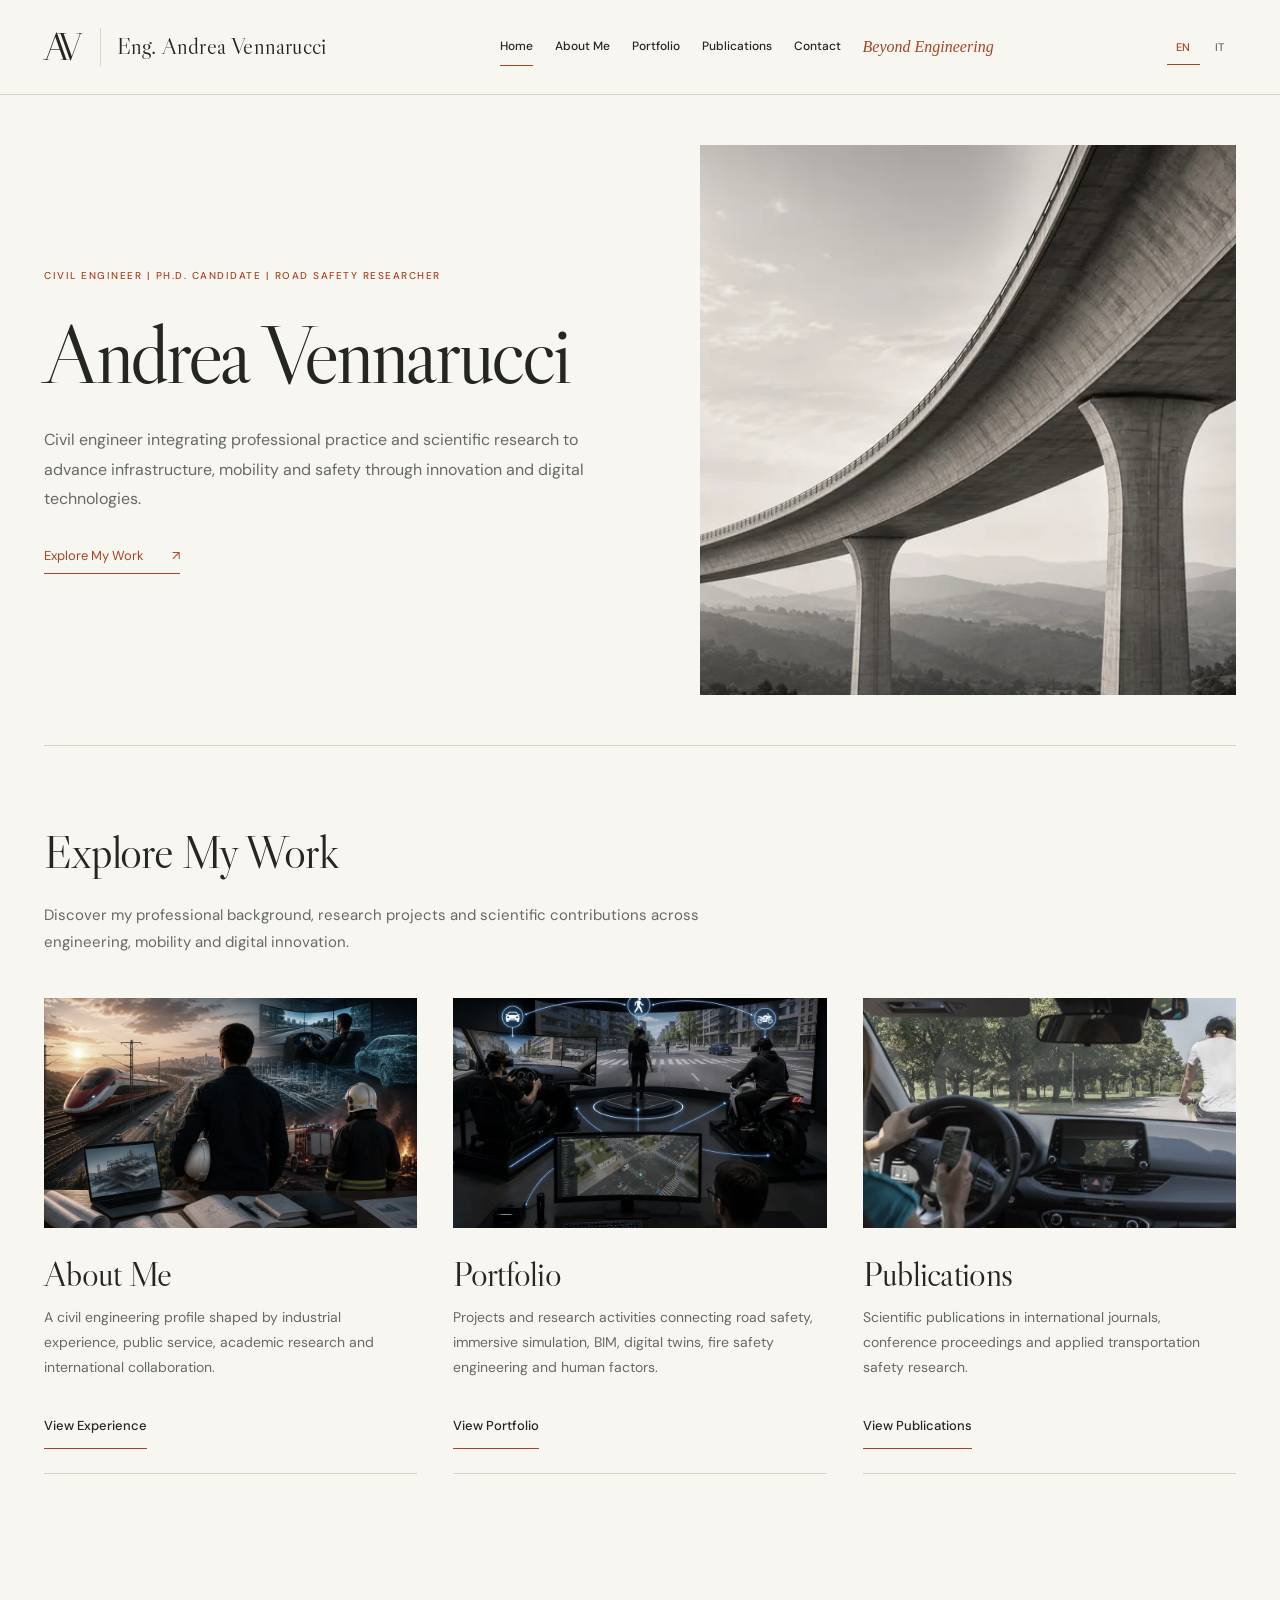
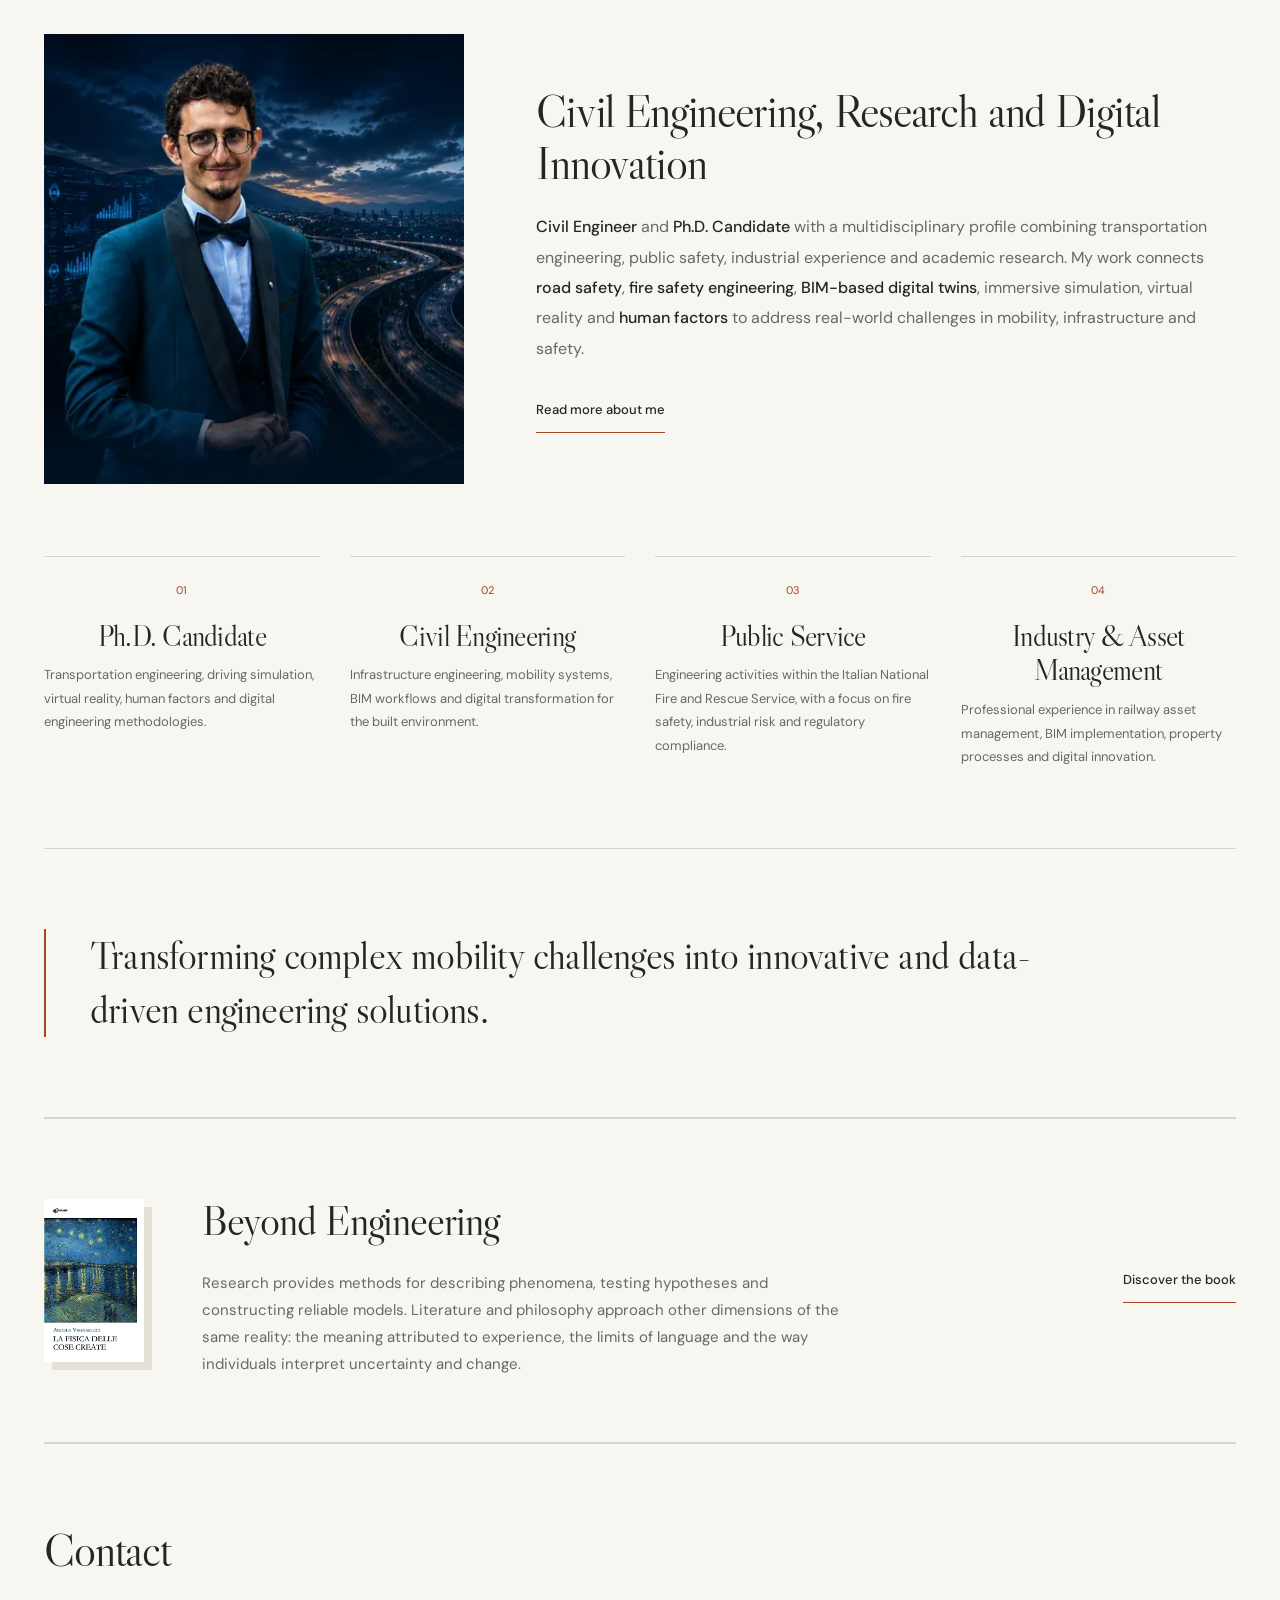
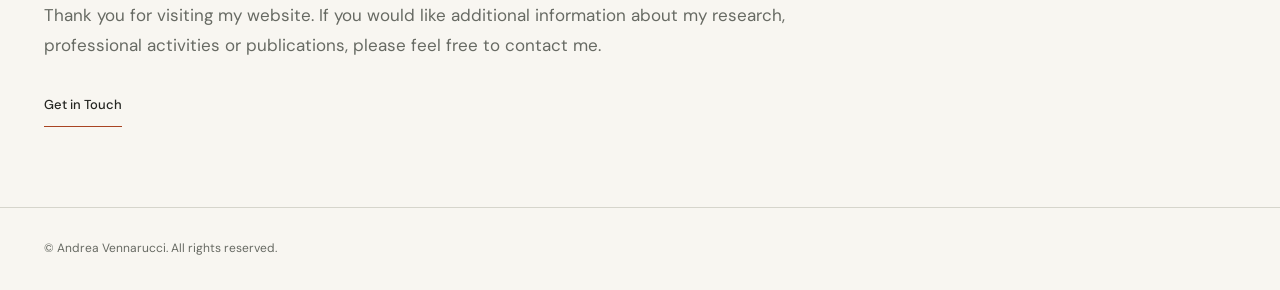
<file: index.html>
<!DOCTYPE html>

<html lang="en">
<head>
<meta charset="utf-8"/>
<meta content="width=device-width, initial-scale=1.0" name="viewport"/>
<title>Andrea Vennarucci - Home</title>
<meta content="Andrea Vennarucci, civil engineer and researcher in road safety, BIM, digital twins and immersive simulation. Explore projects and publications." data-en="Andrea Vennarucci, civil engineer and researcher in road safety, BIM, digital twins and immersive simulation. Explore projects and publications." data-it="Andrea Vennarucci, ingegnere civile e ricercatore in sicurezza stradale, BIM, digital twin e simulazione immersiva. Scopri progetti e pubblicazioni." name="description"/>
<link href="https://andreavennarucci.com/" rel="canonical"/>
<meta content="website" property="og:type"/>
<meta content="Andrea Vennarucci" property="og:site_name"/>
<meta content="Andrea Vennarucci - Home" property="og:title"/>
<meta content="Andrea Vennarucci, civil engineer and researcher in road safety, BIM, digital twins and immersive simulation. Explore projects and publications." property="og:description"/>
<meta content="https://andreavennarucci.com/" property="og:url"/>
<meta content="en_GB" property="og:locale"/>
<meta content="https://andreavennarucci.com/image/social-preview.jpg" property="og:image"/>
<meta content="Andrea Vennarucci — Civil engineering and research" property="og:image:alt"/>
<meta content="summary_large_image" name="twitter:card"/>
<link href="favicon-32x32.png" rel="icon" sizes="32x32" type="image/png"/>
<link href="favicon-16x16.png" rel="icon" sizes="16x16" type="image/png"/>
<link href="apple-touch-icon.png" rel="apple-touch-icon" sizes="180x180"/>
<script src="assets/site.js?v=editorial-1"></script>
<link href="assets/index.css?v=editorial-1" rel="stylesheet"/>
<link href="assets/site.css?v=editorial-1" rel="stylesheet"/>
<link href="assets/editorial.css?v=editorial-1" rel="stylesheet"/><script defer="" src="assets/editorial.js?v=editorial-1"></script></head>
<body class="editorial page-index">
<a class="skip-link" href="#main-content">Skip to content</a>
<header class="site-header">
<nav aria-label="Main navigation" class="nav">
<a class="brand" href="index.html">
<img alt="Andrea Vennarucci" decoding="async" height="1254" sizes="42px" src="image/Logo-84.webp" srcset="image/Logo-84.webp 84w, image/Logo-180.webp 180w" style="width:42px;height:42px;object-fit:contain;" width="1254"/>
<span data-i18n="brand">Eng. Andrea Vennarucci</span>
</a>
<div class="nav-links" id="navigation">
<a aria-current="page" class="active" data-editorial-i18n="navHome" data-i18n="navHome" href="/">Home</a>
<a class="" data-editorial-i18n="navAbout" data-i18n="navAbout" href="AboutMe.html">About Me</a>
<a class="" data-editorial-i18n="navPortfolio" data-i18n="navPortfolio" href="portfolio.html">Portfolio</a>
<a class="" data-editorial-i18n="navPublications" data-i18n="navPublications" href="ScientificPublications.html">Publications</a>
<a class="" data-editorial-i18n="navContact" data-i18n="navContact" href="Contact.html">Contact</a>
<a class="nav-poetry" data-editorial-i18n="navPoetry" data-i18n="navPoetry" href="beyond-engineering.html">
                    Beyond Engineering
                </a>
</div>
<div aria-label="Language selection" class="language-switcher">
<button aria-label="English" class="language-button active" data-lang="en" onclick="setLanguage('en')" title="English" type="button">EN</button>
<button aria-label="Italiano" class="language-button" data-lang="it" onclick="setLanguage('it')" title="Italiano" type="button">IT</button>
</div>
<button aria-controls="navigation" aria-expanded="false" aria-label="Toggle navigation" class="menu-toggle" onclick="toggleMenu()" type="button">
                ☰
            </button>
</nav>
</header>
<main id="top" tabindex="-1">
<span id="main-content" tabindex="-1"></span>
<section class="hero">
<img alt="Architectural illustration of a curved concrete viaduct" class="hero-image" decoding="async" fetchpriority="high" height="1024" sizes="(max-width: 860px) 100vw, 48vw" src="image/editorial-infrastructure-1536.webp" srcset="image/editorial-infrastructure-768.webp 768w, image/editorial-infrastructure-1536.webp 1536w" width="1536"/>
<div class="hero-overlay"></div>
<div class="hero-inner">
<div class="hero-content">
<h1>Andrea Vennarucci</h1>
<div class="eyebrow" data-i18n="heroEyebrow">Civil Engineer | Ph.D. Candidate | Road Safety Researcher</div>
<p class="hero-statement" data-i18n="heroStatement">Civil engineer integrating professional practice and scientific research to advance infrastructure, mobility and safety through innovation and digital technologies.</p>
<a class="hero-link" data-i18n="exploreTitle" href="#explore">Explore My Work</a></div>
</div>
</section><section class="section section-after-quote home-explore" id="explore">
<h2 class="section-title" data-i18n="exploreTitle">Explore My Work</h2>
<p class="section-subtitle" data-i18n="exploreSubtitle">Discover my professional background, research projects and scientific contributions across engineering, mobility and digital innovation.</p>
<div class="cards-grid">
<article class="home-card">
<img alt="Engineering and digital infrastructure" class="card-icon" decoding="async" height="640" loading="lazy" sizes="(max-width: 860px) 80vw, 320px" src="image/ProfileHome-960.webp" srcset="image/ProfileHome-960.webp 960w" width="960"/>
<h2 data-i18n="aboutCardTitle">About Me</h2>
<p data-i18n="aboutCardText">A civil engineering profile shaped by industrial experience, public service, academic research and international collaboration.</p>
<a class="button" data-i18n="aboutCardButton" href="AboutMe.html">View Experience</a>
</article>
<article class="home-card">
<img alt="Immersive driving simulation" class="card-icon" decoding="async" height="640" loading="lazy" sizes="(max-width: 860px) 80vw, 320px" src="image/cosimulazione-960.webp" srcset="image/cosimulazione-960.webp 960w" width="960"/>
<h2 data-i18n="portfolioCardTitle">Portfolio</h2>
<p data-i18n="portfolioCardText">Projects and research activities connecting road safety, immersive simulation, BIM, digital twins, fire safety engineering and human factors.</p>
<a class="button" data-i18n="portfolioCardButton" href="portfolio.html">View Portfolio</a>
</article>
<article class="home-card">
<img alt="Driving behaviour research" class="card-icon" decoding="async" height="332" loading="lazy" sizes="(max-width: 860px) 80vw, 320px" src="image/drivwhiledriv-516.webp" srcset="image/drivwhiledriv-516.webp 516w" width="516"/>
<h2 data-i18n="publicationsCardTitle">Publications</h2>
<p data-i18n="publicationsCardText">Scientific publications in international journals, conference proceedings and applied transportation safety research.</p>
<a class="button" data-i18n="publicationsCardButton" href="ScientificPublications.html">View Publications</a>
</article>
</div>
</section>
<section class="section">
<div class="profile-highlight">
<div>
<img alt="Andrea Vennarucci" class="profile-highlight-image" decoding="async" height="839" loading="lazy" sizes="(max-width: 860px) 90vw, 480px" src="image/HeaderAboutMe-1600.webp" srcset="image/HeaderAboutMe-960.webp 960w, image/HeaderAboutMe-1600.webp 1600w" width="1875"/>
</div>
<div>
<h2 data-i18n="profileTitle">Civil Engineering, Research and Digital Innovation</h2>
<p data-i18n-html="profileText"><span class="keyword">Civil Engineer</span> and <span class="keyword">Ph.D. Candidate</span> with a multidisciplinary profile combining transportation engineering, public safety, industrial experience and academic research. My work connects <span class="keyword">road safety</span>, <span class="keyword">fire safety engineering</span>, <span class="keyword">BIM-based digital twins</span>, immersive simulation, virtual reality and <span class="keyword">human factors</span> to address real-world challenges in mobility, infrastructure and safety.</p>
<a class="button button-primary" data-i18n="readMore" href="AboutMe.html">Read more about me</a>
</div>
</div>
<div class="highlights-grid">
<article class="highlight-card">
<h3 data-i18n="highlight1Title">Ph.D. Candidate</h3>
<p data-i18n="highlight1Text">Transportation engineering, driving simulation, virtual reality, human factors and digital engineering methodologies.</p>
</article>
<article class="highlight-card">
<h3 data-i18n="highlight2Title">Civil Engineering</h3>
<p data-i18n="highlight2Text">Infrastructure engineering, mobility systems, BIM workflows and digital transformation for the built environment.</p>
</article>
<article class="highlight-card">
<h3 data-i18n="highlight3Title">Public Service</h3>
<p data-i18n="highlight3Text">Engineering activities within the Italian National Fire and Rescue Service, with a focus on fire safety, industrial risk and regulatory compliance.</p>
</article>
<article class="highlight-card">
<h3 data-i18n="highlight4Title">Industry &amp; Asset Management</h3>
<p data-i18n="highlight4Text">Professional experience in railway asset management, BIM implementation, property processes and digital innovation.</p>
</article>
</div>
</section>
<section class="quote">
<div class="quote-box">
<p data-i18n="quote">Transforming complex mobility challenges into innovative and data-driven engineering solutions.</p>
</div>
</section>

<section class="literary-bridge"><img alt="La fisica delle cose create" height="600" loading="lazy" sizes="100px" src="image/Copertinalibro-385.webp" srcset="image/Copertinalibro-385.webp 385w" width="385"/><div><h2 data-editorial-i18n="navPoetry">Beyond Engineering</h2><p data-editorial-i18n="literaryBridge">Research provides methods for describing phenomena, testing hypotheses and constructing reliable models.</p></div><a class="button" data-editorial-i18n="discoverBook" href="beyond-engineering.html">Discover the book</a></section><section class="contact-section">
<h2 data-i18n="contactTitle">Contact</h2>
<p data-i18n="contactText">Thank you for visiting my website. If you would like additional information about my research, professional activities or publications, please feel free to contact me.</p>
<a class="button button-primary" data-i18n="contactButton" href="Contact.html">Get in Touch</a>
</section>
</main>
<footer class="footer" data-i18n="footer">© Andrea Vennarucci. All rights reserved.</footer>
<script>
        const translations = {
            en: {
                pageTitle: "Andrea Vennarucci - Home",
                brand: "Eng. Andrea Vennarucci",
                navHome: "Home",
                navAbout: "About Me",
                navPortfolio: "Portfolio",
                navPublications: "Publications",
                navContact: "Contact",
                navPoetry: "Beyond Engineering",
                heroEyebrow: "Civil Engineer | Ph.D. Candidate | Road Safety Researcher",
                heroStatement: "Civil engineer integrating professional practice and scientific research to advance infrastructure, mobility and safety through innovation and digital technologies.",
                profileTitle: "Civil Engineering, Research and Digital Innovation",
                profileText: '<span class="keyword">Civil Engineer</span> and <span class="keyword">Ph.D. Candidate</span> with a multidisciplinary profile combining transportation engineering, public safety, industrial experience and academic research. My work connects <span class="keyword">road safety</span>, <span class="keyword">fire safety engineering</span>, <span class="keyword">BIM-based digital twins</span>, immersive simulation, virtual reality and <span class="keyword">human factors</span> to address real-world challenges in mobility, infrastructure and safety.',
                readMore: "Read more about me",
                highlight1Title: "Ph.D. Candidate",
                highlight1Text: "Transportation engineering, driving simulation, virtual reality, human factors and digital engineering methodologies.",
                highlight2Title: "Civil Engineering",
                highlight2Text: "Infrastructure engineering, mobility systems, BIM workflows and digital transformation for the built environment.",
                highlight3Title: "Public Service",
                highlight3Text: "Engineering activities within the Italian National Fire and Rescue Service, with a focus on fire safety, industrial risk and regulatory compliance.",
                highlight4Title: "Industry & Asset Management",
                highlight4Text: "Professional experience in railway asset management, BIM implementation, property processes and digital innovation.",
                quote: "Transforming complex mobility challenges into innovative and data-driven engineering solutions.",
                exploreTitle: "Explore My Work",
                exploreSubtitle: "Discover my professional background, research projects and scientific contributions across engineering, mobility and digital innovation.",
                aboutCardTitle: "About Me",
                aboutCardText: "A civil engineering profile shaped by industrial experience, public service, academic research and international collaboration.",
                aboutCardButton: "View Experience",
                portfolioCardTitle: "Portfolio",
                portfolioCardText: "Projects and research activities connecting road safety, immersive simulation, BIM, digital twins, fire safety engineering and human factors.",
                portfolioCardButton: "View Portfolio",
                publicationsCardTitle: "Publications",
                publicationsCardText: "Scientific publications in international journals, conference proceedings and applied transportation safety research.",
                publicationsCardButton: "View Publications",
                contactTitle: "Contact",
                contactText: "Thank you for visiting my website. If you would like additional information about my research, professional activities or publications, please feel free to contact me.",
                contactButton: "Get in Touch",
                footer: "© Andrea Vennarucci. All rights reserved."
            },
            it: {
                pageTitle: "Andrea Vennarucci - Home",
                brand: "Ing. Andrea Vennarucci",
                navHome: "Home",
                navAbout: "Chi sono",
                navPortfolio: "Portfolio",
                navPublications: "Pubblicazioni",
                navContact: "Contatti",
                navPoetry: "Oltre l'Ingegneria",
                heroEyebrow: "Ingegnere civile | Dottorando di ricerca | Ricercatore in sicurezza stradale",
                heroStatement: "Ingegnere civile che integra pratica professionale e ricerca scientifica per contribuire allo sviluppo delle infrastrutture, della mobilità e della sicurezza attraverso l’innovazione e le tecnologie digitali.",
                profileTitle: "Ingegneria civile, ricerca e innovazione digitale",
                profileText: '<span class="keyword">Ingegnere civile</span> e <span class="keyword">dottorando di ricerca</span> con un profilo multidisciplinare che integra ingegneria delle infrastrutture viarie, ingegneria della sicurezza, esperienza industriale e ricerca accademica. Il mio lavoro collega <span class="keyword">sicurezza stradale</span>, <span class="keyword">sicurezza antincendio</span>, <span class="keyword">digital twin BIM-based</span>, simulazione immersiva, realtà virtuale e <span class="keyword">fattori umani</span> per affrontare problemi concreti riguardanti mobilità, infrastrutture e sicurezza.',
                readMore: "Scopri di più",
                highlight1Title: "Dottorando di ricerca",
                highlight1Text: "Ingegneria delle infrastrutture viarie, simulazione di guida, realtà virtuale e fattori umani.",
                highlight2Title: "Ingegneria civile",
                highlight2Text: "Infrastrutture viarie, sistemi di trasporto, BIM e trasformazione digitale dell’ambiente costruito.",
                highlight3Title: "Servizio pubblico",
                highlight3Text: "Funzionario Tecnico nel Corpo nazionale dei Vigili del Fuoco, con particolare attenzione alla prevensione incendi e al rischio industriale.",
                highlight4Title: "Industria e asset management",
                highlight4Text: "Esperienza professionale nella gestione del patrimonio ferroviario, nei processi immobiliari e nella redazione di Due Diligence per vendita, property e facility management.",
                quote: "Trasformare le complesse sfide della mobilità in soluzioni ingegneristiche innovative e basate sui dati.",
                exploreTitle: "Esplora il mio lavoro",
                exploreSubtitle: "Scopri il mio percorso professionale, i progetti di ricerca e i contributi scientifici nei settori dell’ingegneria, della mobilità e dell’innovazione digitale.",
                aboutCardTitle: "Chi sono",
                aboutCardText: "Un profilo di ingegnere civile costruito attraverso esperienza industriale, servizio pubblico, ricerca accademica e collaborazione internazionale.",
                aboutCardButton: "Scopri il percorso",
                portfolioCardTitle: "Portfolio",
                portfolioCardText: "Progetti e attività che collegano sicurezza stradale, simulazione immersiva, BIM, digital twin, e fattori umani.",
                portfolioCardButton: "Visualizza il portfolio",
                publicationsCardTitle: "Pubblicazioni",
                publicationsCardText: "Pubblicazioni scientifiche su riviste internazionali, atti di convegni e ricerche applicate alla sicurezza.",
                publicationsCardButton: "Visualizza le pubblicazioni",
                contactTitle: "Contatti",
                contactText: "Grazie per aver visitato il mio sito. Per ricevere ulteriori informazioni sulle mie attività di ricerca, professionali o sulle mie pubblicazioni, è possibile contattarmi.",
                contactButton: "Contattami",
                footer: "© Andrea Vennarucci. Tutti i diritti riservati."
            }
        };

        function setLanguage(language) {
            const selectedLanguage = translations[language] ? language : "en";
            const dictionary = translations[selectedLanguage];

            document.documentElement.lang = selectedLanguage;
            document.title = dictionary.pageTitle;

            applyTranslations(dictionary);

            document.querySelectorAll(".language-button").forEach(function (button) {
                const isActive = button.dataset.lang === selectedLanguage;
                button.classList.toggle("active", isActive);
                button.setAttribute("aria-pressed", isActive ? "true" : "false");
            });

            siteStorage.setItem("siteLanguage", selectedLanguage);
        }



        const savedLanguage = siteStorage.getItem("siteLanguage") || "en";
        setLanguage(savedLanguage);


    </script>
</body>
</html>
</file>
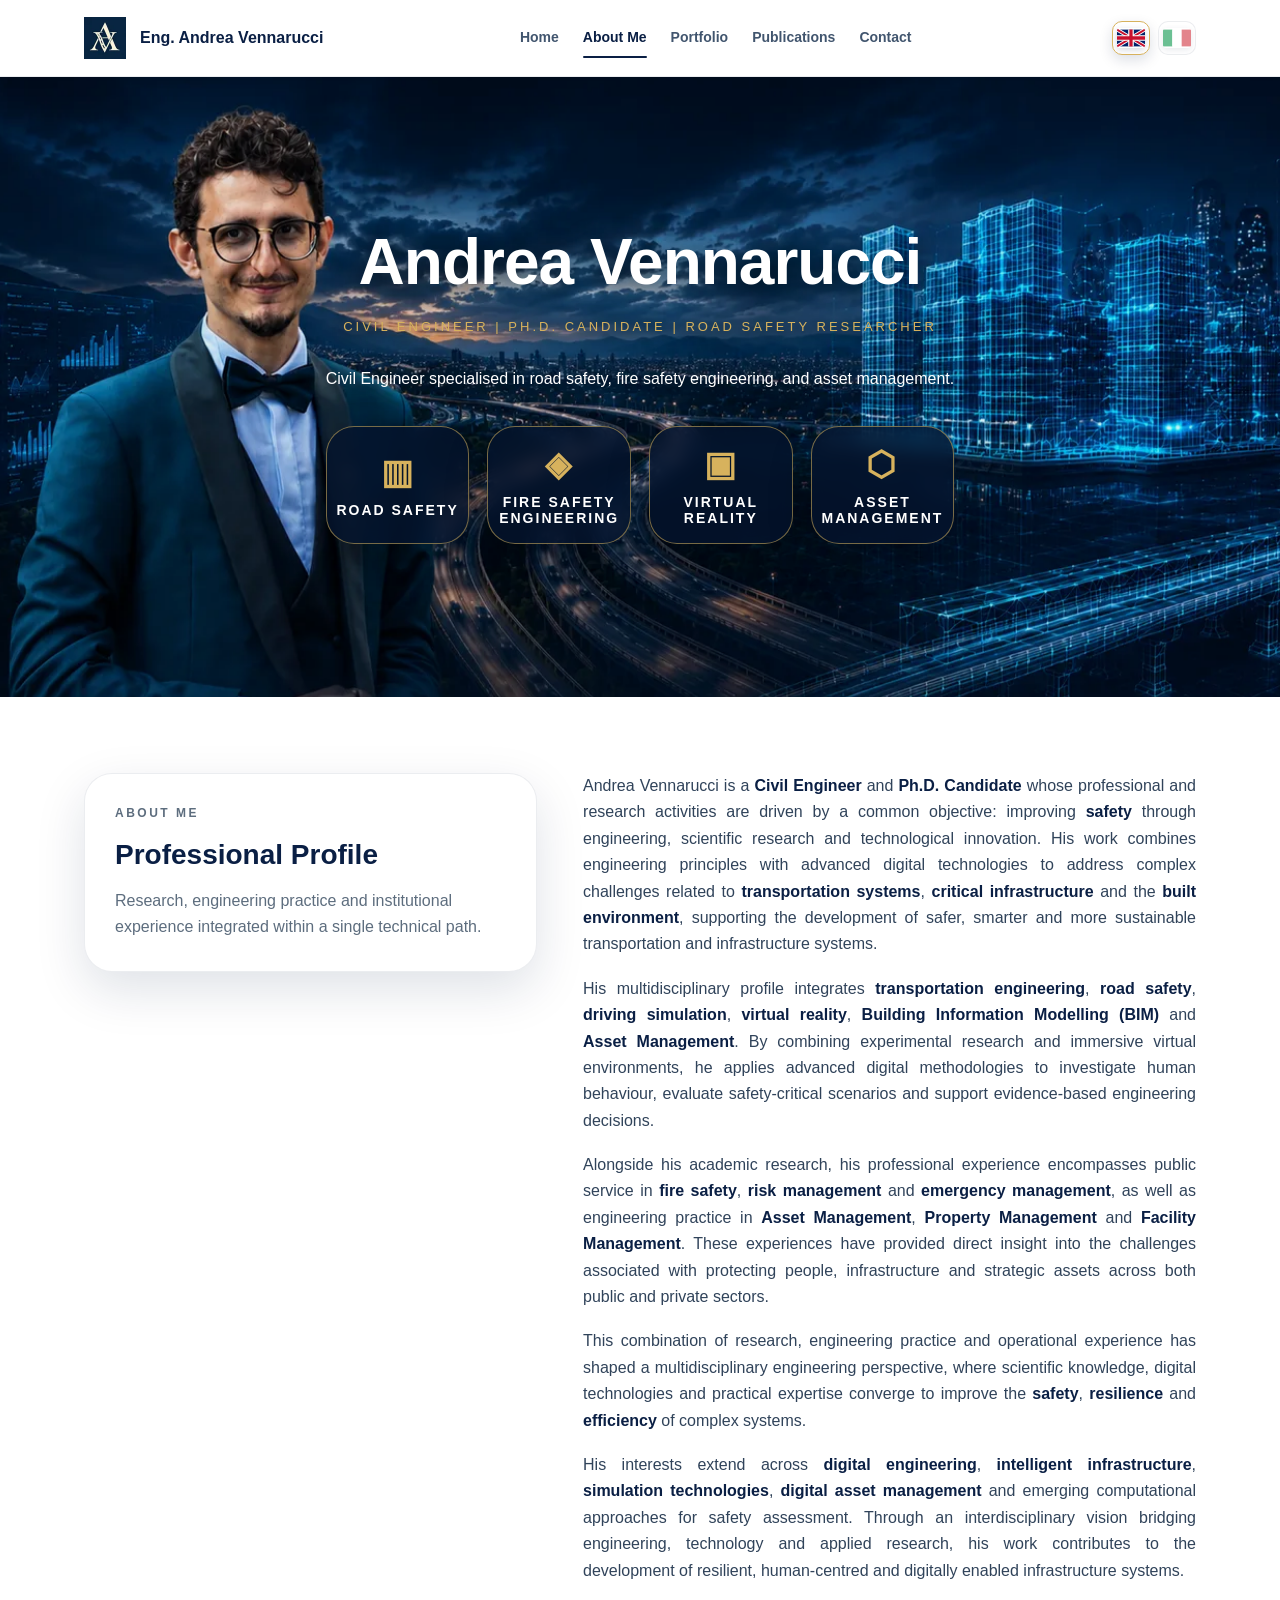
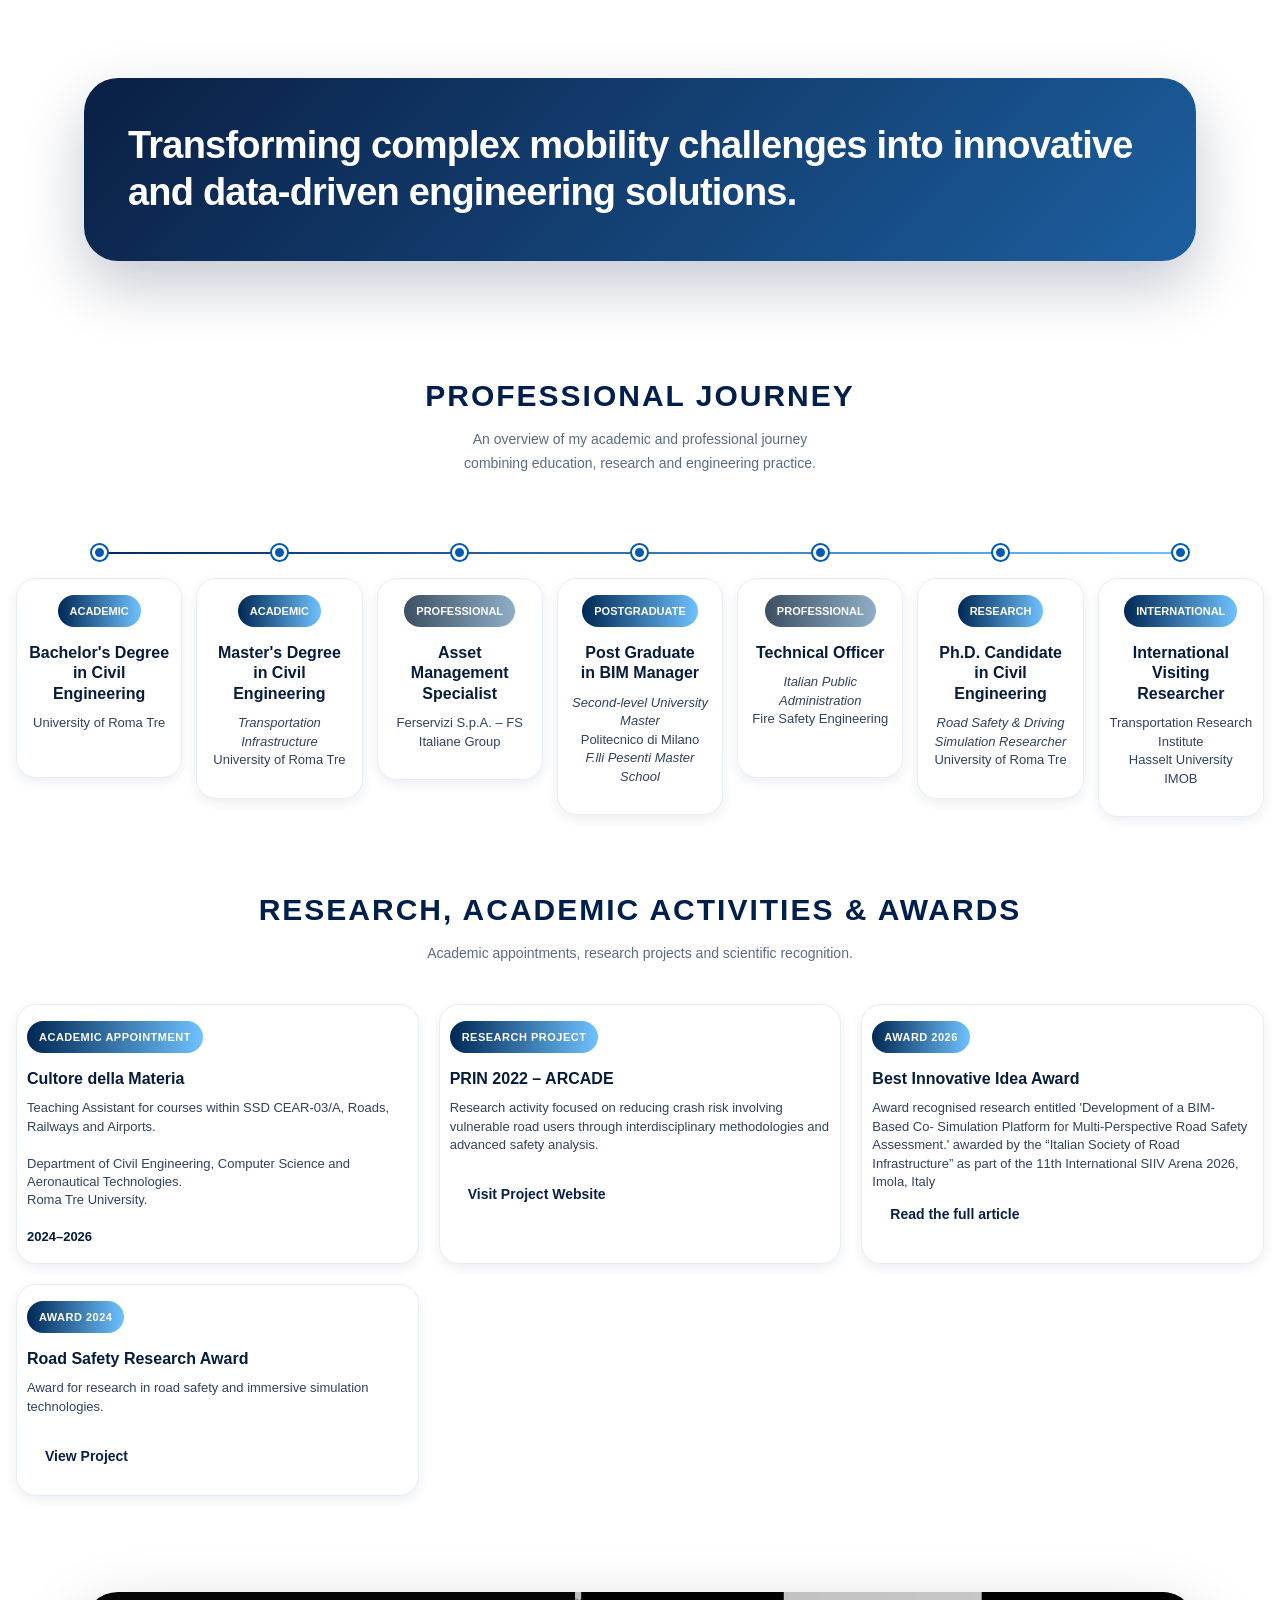
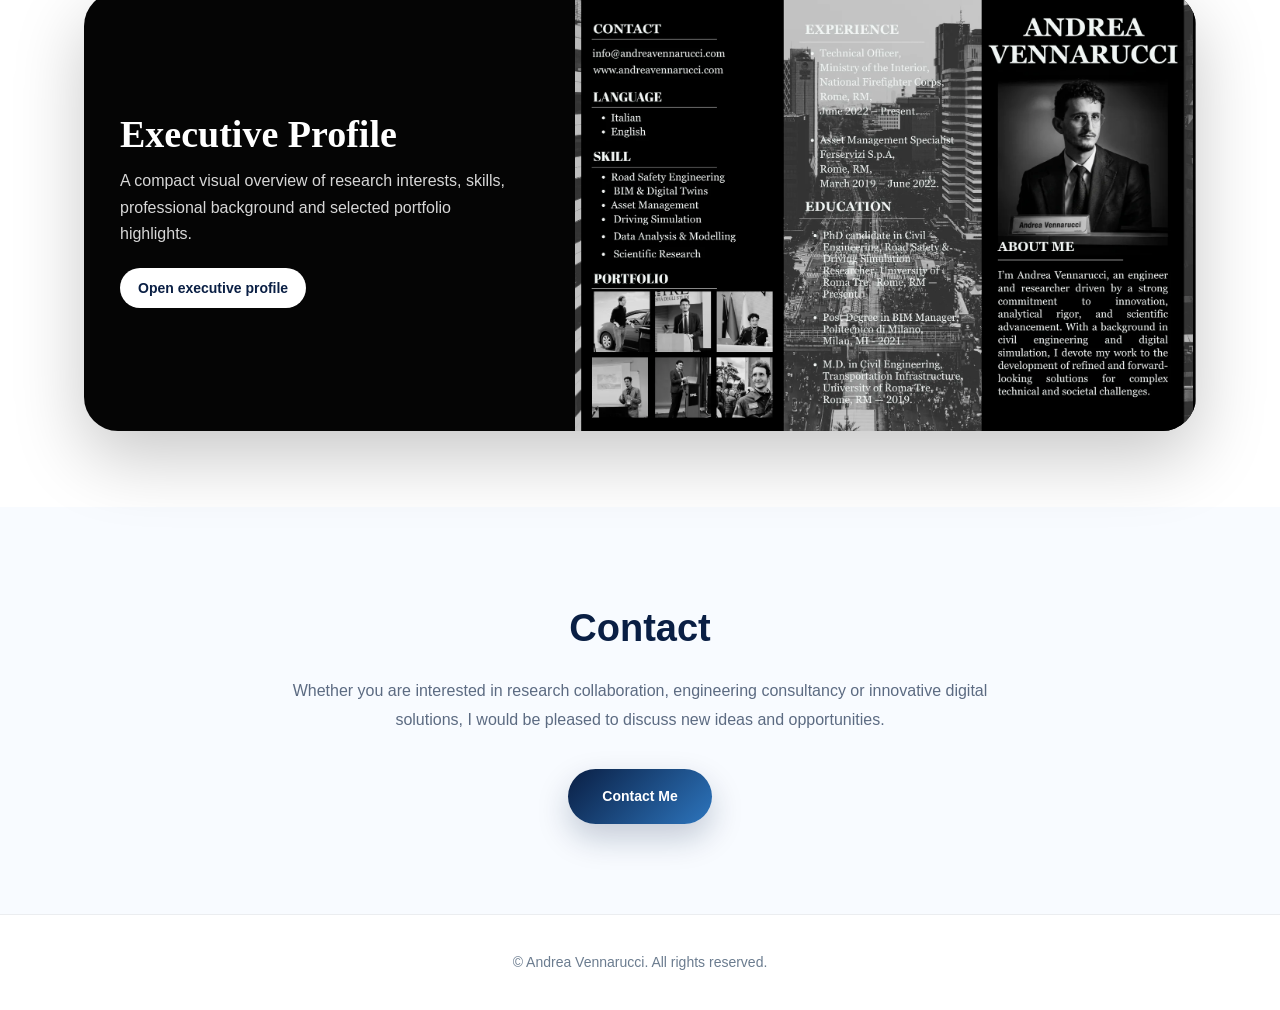
<file: AboutMe.html>
<!DOCTYPE html>

<html lang="en">
<head>
    <meta charset="UTF-8">
    <meta name="viewport" content="width=device-width, initial-scale=1.0">
    <title>Andrea Vennarucci - About Me</title>
    <meta name="description" content="Discover Andrea Vennarucci’s education, professional experience and research in civil engineering, transportation and public safety." data-en="Discover Andrea Vennarucci’s education, professional experience and research in civil engineering, transportation and public safety." data-it="Scopri formazione, esperienze professionali e ricerca di Andrea Vennarucci in ingegneria civile, trasporti e sicurezza.">
    <link rel="canonical" href="https://andreavennarucci.com/AboutMe.html">
    <meta property="og:type" content="website">
    <meta property="og:site_name" content="Andrea Vennarucci">
    <meta property="og:title" content="Andrea Vennarucci - About Me">
    <meta property="og:description" content="Discover Andrea Vennarucci’s education, professional experience and research in civil engineering, transportation and public safety.">
    <meta property="og:url" content="https://andreavennarucci.com/AboutMe.html">
    <meta property="og:locale" content="en_GB">
    <meta property="og:image" content="https://andreavennarucci.com/image/social-preview.jpg">
    <meta property="og:image:alt" content="Andrea Vennarucci — Civil engineering and research">
    <meta name="twitter:card" content="summary_large_image">
    <link rel="icon" type="image/png" sizes="32x32" href="favicon-32x32.png">
    <link rel="icon" type="image/png" sizes="16x16" href="favicon-16x16.png">
    <link rel="apple-touch-icon" sizes="180x180" href="apple-touch-icon.png">
    <script src="assets/site.js"></script>
    <link rel="stylesheet" href="assets/AboutMe.css">
    <link rel="stylesheet" href="assets/site.css">

</head>

<body>
    <a class="skip-link" href="#main-content">Skip to content</a>

    <header class="site-header">

        <nav class="nav">

            <a class="brand" href="index.html">

                <img src="image/Logo-84.webp"
                     alt="Andrea Vennarucci"
                     style="width:42px;height:42px;object-fit:contain;" width="1254" height="1254" decoding="async" srcset="image/Logo-84.webp 84w, image/Logo-180.webp 180w" sizes="42px">

                <span data-i18n="brand">Eng. Andrea Vennarucci</span>

            </a>

            <div class="nav-links" id="navigation">

                <a href="/" data-i18n="navHome">Home</a>

                <a class="active" href="AboutMe.html" data-i18n="navAbout">About Me</a>

                <a href="portfolio.html" data-i18n="navPortfolio">Portfolio</a>

                <a href="ScientificPublications.html" data-i18n="navPublications">Publications</a>

                <a href="Contact.html" data-i18n="navContact">Contact</a>

            </div>


            <div class="language-switcher" aria-label="Language selection">
                <button class="language-button active" type="button" data-lang="en"
                        onclick="setLanguage('en')" aria-label="English" title="English">
                    <svg viewBox="0 0 60 36" aria-hidden="true">
                        <rect width="60" height="36" fill="#012169"></rect>
                        <path d="M0 0 L60 36 M60 0 L0 36" stroke="#ffffff" stroke-width="8"></path>
                        <path d="M0 0 L60 36 M60 0 L0 36" stroke="#c8102e" stroke-width="4"></path>
                        <path d="M30 0 V36 M0 18 H60" stroke="#ffffff" stroke-width="12"></path>
                        <path d="M30 0 V36 M0 18 H60" stroke="#c8102e" stroke-width="7"></path>
                    </svg>
                </button>
                <button class="language-button" type="button" data-lang="it"
                        onclick="setLanguage('it')" aria-label="Italiano" title="Italiano">
                    <svg viewBox="0 0 60 36" aria-hidden="true">
                        <rect x="0" width="20" height="36" fill="#009246"></rect>
                        <rect x="20" width="20" height="36" fill="#ffffff"></rect>
                        <rect x="40" width="20" height="36" fill="#ce2b37"></rect>
                    </svg>
                </button>
            </div>

            <button class="menu-toggle" type="button" aria-controls="navigation" aria-expanded="false"
                    onclick="toggleMenu()"
                    aria-label="Toggle navigation">
                ☰
            </button>

        </nav>

    </header>


    <main id="top" tabindex="-1">
        <span id="main-content" tabindex="-1"></span>
        <section class="hero">
            <img class="hero-image"
                 src="image/HeaderAboutMe-1600.webp"
                 alt="Andrea Vennarucci" width="1875" height="839" decoding="async" fetchpriority="high" srcset="image/HeaderAboutMe-480.webp 480w, image/HeaderAboutMe-960.webp 960w, image/HeaderAboutMe-1600.webp 1600w" sizes="100vw">

            <div class="hero-overlay"></div>

            <div class="hero-inner">
                <div class="hero-content">
                    <h1>Andrea Vennarucci</h1>

                    <div class="eyebrow" data-i18n="heroEyebrow">Civil Engineer | Ph.D. Candidate | Road Safety Researcher</div>
                    <p style="max-width:760px;margin:0 auto;color:#ffffff;font-size:16px;font-weight:500;text-shadow:0 4px 18px rgba(0,0,0,.65);" data-i18n="heroSubtitle">Civil Engineer specialised in road safety, fire safety engineering, and asset management.</p>
                    <div class="expertise-explorer">

                        <div class="expertise-tabs">

                            <button class="expertise-tab" type="button" onclick="openExpertiseModal('road')">
                                <span class="expertise-icon">▥</span>
                                <span data-i18n="tabRoad">Road Safety</span>
                            </button>

                            <button class="expertise-tab" type="button" onclick="openExpertiseModal('fire')">
                                <span class="expertise-icon">◈</span>
                                <span data-i18n-html="tabFire">Fire Safety<br>Engineering</span>
                            </button>

                            <button class="expertise-tab" type="button" onclick="openExpertiseModal('vr')">
                                <span class="expertise-icon">▣</span>
                                <span data-i18n-html="tabVr">Virtual<br>Reality</span>
                            </button>

                            <button class="expertise-tab" type="button" onclick="openExpertiseModal('bim')">
                                <span class="expertise-icon">⬡</span>
                                <span data-i18n-html="tabAsset">Asset<br>Management</span>
                            </button>

                        </div>

                    </div>
                </div>
            </div>
        </section>

        <section class="section" id="about">
            <div class="profile-grid">
                <aside class="profile-panel">
                    <div class="section-kicker" data-i18n="aboutKicker">About Me</div>
                    <h2 data-i18n="profileTitle">Professional Profile</h2>
                    <p data-i18n="profileLead">Research, engineering practice and institutional experience integrated within a single technical path.</p>
                </aside>
                <div class="profile-copy">
                    <p data-i18n-html="profileP1">
                        Andrea Vennarucci is a <span class="keyword">Civil Engineer</span> and <span class="keyword">Ph.D. Candidate</span> whose professional and research activities are driven by a common objective:
                        improving <span class="keyword">safety</span> through engineering, scientific research and technological innovation.
                        His work combines engineering principles with advanced digital technologies to address complex challenges related to <span class="keyword">transportation systems</span>,
                        <span class="keyword">critical infrastructure</span> and the <span class="keyword">built environment</span>, supporting the development of safer, smarter and more sustainable transportation and
                        infrastructure systems.
                    </p>

                    <p data-i18n-html="profileP2">
                        His multidisciplinary profile integrates <span class="keyword">transportation engineering</span>, <span class="keyword">road safety</span>, <span class="keyword">driving simulation</span>,
                        <span class="keyword">virtual reality</span>, <span class="keyword">Building Information Modelling (BIM)</span> and <span class="keyword">Asset Management</span>.
                        By combining experimental research, and immersive virtual environments, he applies advanced digital methodologies to  investigate human behaviour, evaluating safety-critical scenarios and
                        supporting evidence-based engineering decisions.
                    </p>

                    <p data-i18n-html="profileP3">
                        Alongside his recent academic research, his professional experience encompasses public service in <span class="keyword">fire safety</span>, <span class="keyword">risk management</span> and
                        <span class="keyword">emergency management</span>, as well as engineering practice in <span class="keyword">Asset Management</span>, <span class="keyword">Property Management</span> and
                        <span class="keyword">Facility Management</span>. These experiences have provided direct insight into the challenges associated with the protection of people,
                        infrastructure and strategic assets across both public and private sectors.
                    </p>

                    <p data-i18n-html="profileP4">
                        This combination of research, engineering practice and operational experience has shaped a multidisciplinary engineering perspective,
                        where scientific knowledge, digital technologies and practical expertise converge to improve the <span class="keyword">safety</span>, <span class="keyword">resilience</span> and
                        <span class="keyword">efficiency</span> of complex systems.
                    </p>

                    <p data-i18n-html="profileP5">
                        His current interests extend across <span class="keyword">digital engineering</span>, <span class="keyword">intelligent infrastructure</span>, <span class="keyword">simulation technologies</span>,
                        <span class="keyword">digital asset management</span> and emerging computational approaches for safety assessment.
                        Through an interdisciplinary vision that bridges engineering, technology and applied research, his work contributes to research and engineering activities focused on the development of resilient,
                        human-centred and digitally enabled infrastructure systems.
                    </p>

                </div>
            </div>
        </section>

        <section class="quote">
            <div class="quote-box">
                <p data-i18n="quote">Transforming complex mobility challenges into innovative and data driven engineering solutions.</p>
            </div>
        </section>



        <section>
            <div class="journey-section">
                <style>
                    .journey-section {
                        font-family: "Segoe UI", Arial, sans-serif;
                        background: #ffffff;
                        padding: 34px 16px;
                        color: #071b3a;
                    }

                    .journey-title {
                        text-align: center;
                        font-size: 30px;
                        font-weight: 700;
                        color: #001f4d;
                        letter-spacing: 2px;
                        margin-bottom: 8px;
                        text-transform: uppercase;
                    }

                    .journey-subtitle {
                        text-align: center;
                        font-size: 14px;
                        color: #5c6b82;
                        margin-bottom: 38px;
                    }

                    .timeline {
                        display: flex;
                        justify-content: space-between;
                        position: relative;
                        gap: 14px;
                        max-width: 1600px;
                        margin: 0 auto;
                    }

                        .timeline::before {
                            content: "";
                            position: absolute;
                            top: 39px;
                            left: 6%;
                            right: 6%;
                            height: 2px;
                            background: linear-gradient(90deg, #002855, #6ec1ff);
                            z-index: 0;
                        }

                    .journey-item {
                        position: relative;
                        z-index: 1;
                        flex: 1;
                        text-align: center;
                        padding-left: 0;
                        margin: 0;
                    }

                        .journey-item::before {
                            display: none;
                        }


                    .dot {
                        width: 15px;
                        height: 15px;
                        background: #0059b3;
                        border: 3px solid white;
                        border-radius: 50%;
                        margin: 32px auto 18px auto;
                        box-shadow: 0 0 0 2px #0059b3;
                    }

                    .card {
                        position: relative;
                        overflow: hidden;
                        background: #ffffff;
                        border-radius: 20px;
                        padding: 16px 10px 28px 10px;
                        min-height: 200px;
                        box-shadow: 0 4px 12px rgba(0, 40, 85, 0.08);
                        border: 1px solid #e9eef5;
                        transition: transform 0.25s ease, box-shadow 0.25s ease, border-color 0.25s ease;
                        cursor: pointer;
                    }

                        .card::after {
                            content: var(--journey-hint, "Click to explore →");
                            position: absolute;
                            bottom: 4px;
                            right: 14px;
                            color: #6ec1ff;
                            font-size: 12px;
                            font-weight: 600;
                            opacity: 0;
                            transition: opacity 0.25s ease;
                        }

                        .card:hover::after {
                            opacity: 1;
                        }

                        .card:hover {
                            transform: translateY(-6px);
                            box-shadow: 0 12px 24px rgba(0, 40, 85, 0.15);
                            border-color: #6ec1ff;
                        }

                    .date {
                        display: inline-block;
                        background: linear-gradient(90deg, #002855, #6ec1ff);
                        color: #ffffff;
                        font-size: 11px;
                        font-weight: 700;
                        padding: 7px 12px;
                        border-radius: 18px;
                        margin-bottom: 16px;
                    }

                    .date-academic {
                        background: linear-gradient(90deg, #002855, #6ec1ff);
                    }

                    .date-professional {
                        background: linear-gradient(90deg, #3d4f63, #8faec7);
                    }

                    .role {
                        font-size: 16px;
                        font-weight: 700;
                        line-height: 1.28;
                        margin-bottom: 10px;
                        color: #071b3a;
                    }

                    .detail {
                        font-size: 13px;
                        line-height: 1.42;
                        color: #31425c;
                    }

                    .italic {
                        font-style: italic;
                    }

                    .journey-modal {
                        display: none;
                        position: fixed;
                        z-index: 99999;
                        left: 0;
                        top: 0;
                        width: 100%;
                        height: 100%;
                        overflow: auto;
                        background: rgba(0, 20, 45, 0.72);
                        backdrop-filter: blur(5px);
                    }

                    .journey-modal-content {
                        background: #ffffff;
                        margin: 8% auto;
                        padding: 28px;
                        border-radius: 22px;
                        width: min(720px, 88%);
                        box-shadow: 0 18px 42px rgba(0, 40, 85, 0.28);
                        border: 1px solid #e9eef5;
                        position: relative;
                        animation: modalFade 0.22s ease;
                    }

                    @keyframes modalFade {
                        from {
                            opacity: 0;
                            transform: translateY(18px);
                        }

                        to {
                            opacity: 1;
                            transform: translateY(0);
                        }
                    }

                    .journey-modal-close {
                        position: absolute;
                        right: 22px;
                        top: 16px;
                        font-size: 28px;
                        color: #31425c;
                        cursor: pointer;
                        line-height: 1;
                    }

                        .journey-modal-close:hover {
                            color: #0059b3;
                        }

                    .modal-tag {
                        display: inline-block;
                        background: linear-gradient(90deg, #002855, #6ec1ff);
                        color: #ffffff;
                        font-size: 11px;
                        font-weight: 700;
                        padding: 7px 12px;
                        border-radius: 18px;
                        margin-bottom: 16px;
                    }

                    .modal-title {
                        font-size: 24px;
                        font-weight: 700;
                        color: #071b3a;
                        margin-bottom: 12px;
                        line-height: 1.25;
                    }

                    .modal-text {
                        font-size: 14px;
                        line-height: 1.65;
                        color: #31425c;
                    }

                    .modal-placeholder {
                        margin-top: 18px;
                        padding: 16px;
                        border-left: 3px solid #6ec1ff;
                        background: #f7fbff;
                        color: #071b3a;
                        font-weight: 600;
                        text-align: justify;
                        text-justify: inter-word;
                    }

                    @media (max-width: 900px) {
                        .journey-section {
                            padding: 18px 8px;
                        }

                        .journey-item:nth-child(1) {
                            order: 7;
                        }
                        /* Bachelor */
                        .journey-item:nth-child(2) {
                            order: 6;
                        }
                        /* Master */
                        .journey-item:nth-child(3) {
                            order: 5;
                        }
                        /* Ferservizi */
                        .journey-item:nth-child(4) {
                            order: 4;
                        }
                        /* BIM */
                        .journey-item:nth-child(5) {
                            order: 3;
                        }
                        /* Firefighter Corps */
                        .journey-item:nth-child(6) {
                            order: 2;
                        }
                        /* PhD */
                        .journey-item:nth-child(7) {
                            order: 1;
                        }
                        /* Hasselt */



                        .journey-title {
                            font-size: 22px;
                            letter-spacing: 3px;
                            margin-bottom: 4px;
                        }

                        .journey-subtitle {
                            font-size: 12px;
                            line-height: 1.35;
                            margin-bottom: 14px;
                        }

                        .timeline {
                            flex-direction: column;
                            gap: 12px;
                            margin-top: 0;
                        }

                            .timeline::before {
                                top: 0;
                                bottom: 0;
                                left: 13px;
                                right: auto;
                                width: 2px;
                                height: auto;
                            }

                        .journey-item {
                            display: flex;
                            align-items: flex-start;
                            text-align: left;
                            gap: 10px;
                        }

                        .dot {
                            width: 12px;
                            height: 12px;
                            flex: 0 0 auto;
                            margin: 18px 0 0 5px;
                            box-shadow: 0 0 0 2px #0059b3;
                        }

                        .card {
                            width: 100%;
                            min-height: 120px;
                            padding: 14px 14px 26px 14px;
                            border-radius: 16px;
                        }

                        .date {
                            font-size: 10px;
                            padding: 5px 9px;
                            margin-bottom: 8px;
                        }

                        .role {
                            font-size: 14px;
                            line-height: 1.22;
                            margin-bottom: 6px;
                        }

                        .detail {
                            font-size: 12px;
                            line-height: 1.3;
                        }

                        .card::after {
                            opacity: 1;
                            bottom: 5px;
                            right: 10px;
                            font-size: 10px;
                        }

                        .card:hover {
                            transform: none;
                        }

                        .journey-modal-content {
                            margin: 12% auto;
                            padding: 20px;
                            width: min(720px, 90%);
                        }

                        .modal-title {
                            font-size: 18px;
                        }

                        .modal-text {
                            font-size: 13px;
                        }
                    }
                </style>

                <div class="journey-title" data-i18n="journeyTitle">Professional Journey</div>
                <div class="journey-subtitle" data-i18n-html="journeySubtitle">
                    An overview of my academic and professional journey<br>
                    combining education, research and engineering practice.
                </div>

                <div class="timeline">

                    <div class="journey-item">
                        <div class="dot"></div>
                        <div class="card" onclick="openJourneyModal('modal-bachelor')">
                            <div class="date date-academic" data-i18n="tagAcademic">ACADEMIC</div>
                            <div class="role" data-i18n-html="journeyBachelor">Bachelor's Degree<br>in Civil Engineering</div>
                            <div class="detail" data-i18n-html="romaTre">University of Roma Tre</div>
                        </div>
                    </div>

                    <div class="journey-item">
                        <div class="dot"></div>
                        <div class="card" onclick="openJourneyModal('modal-master')">
                            <div class="date date-academic" data-i18n="tagAcademic">ACADEMIC</div>
                            <div class="role" data-i18n-html="journeyMaster">Master's Degree<br>in Civil Engineering</div>
                            <div class="detail italic" data-i18n-html="transportInfrastructure">Transportation Infrastructure</div>
                            <div class="detail" data-i18n="romaTre">University of Roma Tre</div>
                        </div>
                    </div>

                    <div class="journey-item">
                        <div class="dot"></div>
                        <div class="card" onclick="openJourneyModal('modal-ferservizi')">
                            <div class="date date-professional" data-i18n="tagProfessional">PROFESSIONAL</div>
                            <div class="role" data-i18n-html="journeyFerservizi">Asset Management Specialist</div>
                            <div class="detail" data-i18n="ferserviziGroup">Ferservizi S.p.A. - Ferrovie dello Stato Italiane S.p.A. Group</div>
                        </div>
                    </div>

                    <div class="journey-item">
                        <div class="dot"></div>
                        <div class="card" onclick="openJourneyModal('modal-bim')">
                            <div class="date date-academic" data-i18n="tagPostgraduate">POSTGRADUATE</div>
                            <div class="role" data-i18n-html="journeyBim">Post Graduate<br>in BIM Manager</div>
                            <div class="detail italic" data-i18n="secondLevelMaster">Master di II livello</div>
                            <div class="detail" data-i18n-html="polimiSchool">Politecnico di Milano <br><em>Scuola Master F.lli Pesenti</em></div>
                        </div>
                    </div>

                    <div class="journey-item">
                        <div class="dot"></div>
                        <div class="card" onclick="openJourneyModal('modal-cnvvf')">
                            <div class="date date-professional" data-i18n="tagProfessional">PROFESSIONAL</div>
                            <div class="role" data-i18n-html="journeyOfficer">Technical Officer</div>
                            <div class="detail" data-i18n-html="italianPublicAdministration"><em>Italian Public Administration</em></div>
                            <div class="detail" data-i18n-html="fireSafetyEngineering">Fire Safety Engineering</div>
                        </div>
                    </div>

                    <div class="journey-item">
                        <div class="dot"></div>
                        <div class="card" onclick="openJourneyModal('modal-phd')">
                            <div class="date date-academic" data-i18n="tagResearch">RESEARCH</div>
                            <div class="role" data-i18n-html="journeyPhd">Ph.D. Candidate<br>in Civil Engineering</div>
                            <div class="detail italic" data-i18n-html="roadResearcher">Road Safety & Driving Simulation Researcher</div>
                            <div class="detail" data-i18n="romaTre">University of Roma Tre</div>
                        </div>
                    </div>

                    <div class="journey-item">
                        <div class="dot"></div>
                        <div class="card" onclick="openJourneyModal('modal-hasselt')">
                            <div class="date date-academic" data-i18n="tagInternational">INTERNATIONAL</div>
                            <div class="role" data-i18n-html="journeyVisiting">International Visiting Researcher</div>
                            <div class="detail" data-i18n-html="transportInstitute">Transportation Research Institute</div>
                            <div class="detail" data-i18n-html="hasseltUniversity">Hasselt University</div>
                            <div class="detail">IMOB</div>
                        </div>
                    </div>

                </div>

                <div id="modal-bachelor" class="journey-modal">
                    <div class="journey-modal-content">
                        <span class="journey-modal-close" onclick="closeJourneyModal('modal-bachelor')">&times;</span>
                        <div class="modal-tag" data-i18n="modalBachelorTag">Academic Path</div>
                        <div class="modal-title" data-i18n="modalBachelorTitle">Bachelor's Degree in Civil Engineering</div>
                        <div class="modal-text" data-i18n-html="modalBachelorMeta">
                            <strong>Institution:</strong> University of Roma Tre<br>
                            <strong>Field:</strong> Civil Engineering
                        </div>
                        <div class="modal-placeholder" data-i18n="modalBachelorText">
                            Bachelor's Degree in Civil Engineering, providing a comprehensive education in structural engineering, geotechnics, hydraulics,
                            transportation engineering, road and railway infrastructure, surveying, construction materials, and infrastructure design, establishing
                            the multidisciplinary foundation for advanced studies in transportation systems and digital engineering.
                        </div>
                    </div>
                </div>

                <div id="modal-master" class="journey-modal">
                    <div class="journey-modal-content">
                        <span class="journey-modal-close" onclick="closeJourneyModal('modal-master')">&times;</span>
                        <div class="modal-tag" data-i18n="modalMasterTag">Academic Path</div>
                        <div class="modal-title" data-i18n="modalMasterTitle">Master's Degree in Civil Engineering</div>
                        <div class="modal-text" data-i18n-html="modalMasterMeta">
                            <strong>Institution:</strong> University of Roma Tre<br>
                            <strong>Specialisation:</strong> Transportation Infrastructure
                        </div>
                        <div class="modal-placeholder" data-i18n="modalMasterText">
                            Master's Degree in Civil Engineering, specializing in transportation engineering through advanced studies in traffic engineering,
                            transport planning, road infrastructure design, pavement engineering, road safety, intelligent transportation systems, and simulation-based
                            transportation analysis.
                        </div>
                    </div>
                </div>

                <div id="modal-ferservizi" class="journey-modal">
                    <div class="journey-modal-content">
                        <span class="journey-modal-close" onclick="closeJourneyModal('modal-ferservizi')">&times;</span>
                        <div class="modal-tag" data-i18n="modalFsTag">Professional Experience</div>
                        <div class="modal-title" data-i18n="modalFsTitle">Asset Management Specialist</div>
                        <div class="modal-text" data-i18n-html="modalFsMeta">
                            <strong>Area:</strong> Asset Management<br>
                            <strong>Context:</strong> Major National Infrastructure Group
                        </div>
                        <div class="modal-placeholder" data-i18n="modalFsText">
                            Professional experience in Asset Management within the FS Italiane Group, gaining expertise in
                            Property and Facility Management through the technical and administrative management of corporate real estate assets. Activities included real estate due diligence
                            of major railway station complexes in Rome, support for property valuation and disposal processes, analysis of technical documentation, and the application of Building
                            Information Modelling (BIM) methodologies to improve the digital management and lifecycle of the real estate portfolio.
                        </div>
                    </div>
                </div>

                <div id="modal-bim" class="journey-modal">
                    <div class="journey-modal-content">
                        <span class="journey-modal-close" onclick="closeJourneyModal('modal-bim')">&times;</span>
                        <div class="modal-tag" data-i18n="modalBimTag">Postgraduate Education</div>
                        <div class="modal-title" data-i18n="modalBimTitle">Post Graduate in BIM Manager</div>
                        <div class="modal-text" data-i18n-html="modalBimMeta">
                            <strong>Institution:</strong> Politecnico di Milano<br>
                            <strong>Programme:</strong> Master di II livello
                        </div>
                        <div class="modal-placeholder" data-i18n="modalBimText">
                            Postgraduate specialization in Building Information Modelling (BIM) and Digital Twin methodologies, pursued concurrently
                            with professional experience within the FS Italiane Group as part of a continuous professional
                            development path aimed at advancing digital approaches to Asset, Property, and Facility Management.
                        </div>
                    </div>
                </div>

                <div id="modal-cnvvf" class="journey-modal">
                    <div class="journey-modal-content">
                        <span class="journey-modal-close" onclick="closeJourneyModal('modal-cnvvf')">&times;</span>
                        <div class="modal-tag" data-i18n="modalFireTag">Public Service</div>
                        <div class="modal-title" data-i18n="modalFireTitle">Technical Officer</div>
                        <div class="modal-text" data-i18n-html="modalFireMeta">
                            <strong>Area:</strong> Italian Public Administration<br>
                            <strong>Field:</strong> Fire Safety Engineering
                        </div>
                        <div class="modal-placeholder" data-i18n="modalFireText">
                            Technical activities within the Italian National Fire and Rescue Service, focusing on fire safety engineering,
                            industrial risk assessment, Integrated Environmental
                            Authorization (AIA) procedures, and the application of Building Information Modelling (BIM) to fire prevention and technical safety.
                        </div>
                    </div>
                </div>

                <div id="modal-phd" class="journey-modal">
                    <div class="journey-modal-content">
                        <span class="journey-modal-close" onclick="closeJourneyModal('modal-phd')">&times;</span>
                        <div class="modal-tag" data-i18n="modalPhdTag">Doctoral Research</div>
                        <div class="modal-title" data-i18n="modalPhdTitle">Ph.D. Candidate in Civil Engineering</div>
                        <div class="modal-text" data-i18n-html="modalPhdMeta">
                            <strong>Institution:</strong> University of Roma Tre<br>
                            <strong>Research Area:</strong> Road Safety & Driving Simulation
                        </div>
                        <div class="modal-placeholder" data-i18n="modalPhdText">
                            Research in road safety, human factors, driving simulation, and virtual reality,
                            combining experimental research and advanced simulation technologies to investigate human behaviour and support
                            the development of safer transportation systems.
                        </div>
                    </div>
                </div>

                <div id="modal-hasselt" class="journey-modal">
                    <div class="journey-modal-content">
                        <span class="journey-modal-close" onclick="closeJourneyModal('modal-hasselt')">&times;</span>
                        <div class="modal-tag" data-i18n="modalHasseltTag">International Research</div>
                        <div class="modal-title" data-i18n="modalHasseltTitle">International Visiting Researcher</div>
                        <div class="modal-text" data-i18n-html="modalHasseltMeta">
                            <strong>Institution:</strong> Transportation Research Institute, Hasselt University<br>
                            <strong>Research Centre:</strong> Instituut voor Mobiliteit – IMOB<br>
                            <strong>Location:</strong> Hasselt, Belgium
                        </div>
                        <div class="modal-placeholder" data-i18n="modalHasseltText">
                            International research collaboration aimed at developing AI-driven and BIM-enabled digital methodologies for transportation safety,
                            integrating traffic simulation, virtual environments, and intelligent transportation systems.
                        </div>
                    </div>
                </div>

                <script>
                    function openJourneyModal(id) {
                        document.getElementById(id).style.display = "block";
                    }

                    function closeJourneyModal(id) {
                        document.getElementById(id).style.display = "none";
                    }

                    window.addEventListener("click", function (event) {
                        const modals = document.querySelectorAll(".journey-modal");
                        modals.forEach(function (modal) {
                            if (event.target === modal) {
                                modal.style.display = "none";
                            }
                        });
                    });

                    const expertiseData = {
                        en: {
                            road: {
                                tag: "Area of Expertise",
                                title: "Road Safety",
                                text: "Academic and research expertise in road safety engineering, focusing on road infrastructure safety, transportation safety assessment and the identification of safety-critical issues affecting the entire road network. Particular attention is devoted to vulnerable road users and to the development of engineering methodologies supporting safer, more resilient and sustainable transportation systems through data-driven and simulation-based approaches.",
                                details: ["Safety Analysis", "Traffic Simulation", "User Behaviour", "Human Factors"]
                            },
                            fire: {
                                tag: "Area of Expertise",
                                title: "Fire Safety Engineering",
                                text: "Expertise in fire safety engineering encompassing fire prevention, fire risk assessment, regulatory compliance and the safety evaluation of buildings and complex infrastructures. Professional experience integrates operational emergency management with engineering approaches to fire protection and life safety.",
                                details: ["Fire Prevention", "Risk Assessment", "Emergency Management", "Regulatory Compliance"]
                            },
                            vr: {
                                tag: "Area of Expertise",
                                title: "Virtual Reality",
                                text: "Expertise in virtual reality, immersive simulation and software development, including the design and implementation of interactive virtual environments, driving simulators, multi-user experiences and metaverse applications. Activities encompass real-time programming, system integration, co-simulation and the development of advanced digital platforms for engineering, research and professional training.",
                                details: ["Driving Simulation", "Immersive Environments", "Unity Development", "Co-simulation"]
                            },
                            bim: {
                                tag: "Area of Expertise",
                                title: "Asset Management",
                                text: "Professional expertise in asset management, technical due diligence and real estate engineering, developed through the technical management and enhancement of large property portfolios. Activities include building condition assessment, technical support for high-value real estate transactions, and the application of BIM methodologies and Digital Twin technologies for property and facility management.",
                                details: ["Facility Management", "Due Diligence", "Property Management", "BIM & Digital Twins"]
                            }
                        },
                        it: {
                            road: {
                                tag: "Area di competenza",
                                title: "Sicurezza stradale",
                                text: "Competenze accademiche e di ricerca nell’ingegneria della sicurezza stradale, con particolare attenzione alla sicurezza delle infrastrutture viarie, alla valutazione dei sistemi di trasporto e all’individuazione delle criticità che interessano la rete stradale. L’attività si concentra sugli utenti vulnerabili e sullo sviluppo di metodologie ingegneristiche, basate sui dati e sulla simulazione, per sistemi di trasporto più sicuri, resilienti e sostenibili.",
                                details: ["Analisi di sicurezza", "Simulazione di guida", "Comportamento degli utenti", "Fattori umani"]
                            },
                            fire: {
                                tag: "Area di competenza",
                                title: "Sicurezza antincendio",
                                text: "Competenze in prevenzione incendi, valutazione del rischio, conformità normativa e analisi della sicurezza di edifici e infrastrutture complesse. L’esperienza professionale integra la gestione operativa delle emergenze con approcci ingegneristici alla protezione antincendio e alla salvaguardia delle persone.",
                                details: ["Prevenzione incendi", "Valutazione del rischio", "Gestione delle emergenze", "Conformità normativa"]
                            },
                            vr: {
                                tag: "Area di competenza",
                                title: "Realtà virtuale",
                                text: "Competenze in realtà virtuale, simulazione immersiva e sviluppo software, comprendenti la progettazione di ambienti virtuali interattivi, simulatori di guida, esperienze multiutente e applicazioni nel metaverso. Le attività includono programmazione in tempo reale, integrazione di sistemi, co-simulazione e sviluppo di piattaforme digitali avanzate per ricerca, ingegneria e formazione.",
                                details: ["Simulazione di guida", "Ambienti immersivi", "Sviluppo Unity", "Co-simulazione"]
                            },
                            bim: {
                                tag: "Area di competenza",
                                title: "Asset Management",
                                text: "Competenze professionali nell’asset management, nella due diligence tecnica e nell’ingegneria immobiliare, sviluppate attraverso la gestione tecnica e la valorizzazione di ampi patrimoni. Le attività comprendono la valutazione delle condizioni degli immobili, il supporto tecnico a operazioni immobiliari di rilievo e l’applicazione del BIM e dei Digital Twin al property e facility management.",
                                details: ["Facility Management", "Due Diligence", "Property Management", "BIM e Digital Twin"]
                            }
                        }
                    };

                    function openExpertiseModal(type) {
                        const data = expertiseData[currentLanguage][type];
                        const modal = document.getElementById("expertise-modal");

                        document.getElementById("expertise-modal-tag").textContent = data.tag;
                        document.getElementById("expertise-modal-title").textContent = data.title;
                        document.getElementById("expertise-modal-text").textContent = data.text;

                        const details = document.getElementById("expertise-modal-details");
                        details.innerHTML = "";

                        data.details.forEach(item => {
                            const span = document.createElement("span");
                            span.textContent = item;
                            details.appendChild(span);
                        });

                        modal.classList.add("open");
                        modal.setAttribute("aria-hidden", "false");
                        document.body.style.overflow = "hidden";
                    }

                    function closeExpertiseModal() {
                        const modal = document.getElementById("expertise-modal");

                        if (!modal) {
                            return;
                        }

                        modal.classList.remove("open");
                        modal.setAttribute("aria-hidden", "true");
                        document.body.style.overflow = "";
                    }

                    const expertiseModal = document.getElementById("expertise-modal");

                    if (expertiseModal) {
                        expertiseModal.addEventListener("click", function (event) {
                            if (event.target === this) {
                                closeExpertiseModal();
                            }
                        });
                    }

                </script>
            </div>



        </section>



        <section class="activities-section">
            <style>
                .activities-section {
                    font-family: "Segoe UI", Arial, sans-serif;
                    background: #ffffff;
                    padding: 34px 16px 76px;
                    color: #071b3a;
                    position: relative;
                    z-index: 3;
                }

                .activities-title {
                    text-align: center;
                    font-size: 30px;
                    font-weight: 700;
                    color: #001f4d;
                    letter-spacing: 2px;
                    margin-bottom: 8px;
                    text-transform: uppercase;
                }

                .activities-subtitle {
                    text-align: center;
                    font-size: 14px;
                    color: #5c6b82;
                    margin-bottom: 38px;
                }

                .activities-grid {
                    display: grid;
                    grid-template-columns: repeat(3, 1fr);
                    gap: 20px;
                    max-width: 1400px;
                    margin: 0 auto;
                }

                .activities-section .activity-card {
                    background: #ffffff;
                    border-radius: 20px;
                    padding: 16px 10px;
                    min-height: 200px;
                    box-shadow: 0 4px 12px rgba(0, 40, 85, 0.08);
                    border: 1px solid #e9eef5;
                    transition: transform 0.25s ease, box-shadow 0.25s ease, border-color 0.25s ease;
                }

                    .activities-section .activity-card:hover {
                        transform: translateY(-6px);
                        box-shadow: 0 12px 24px rgba(0, 40, 85, 0.15);
                        border-color: #6ec1ff;
                    }

                .activity-tag {
                    display: inline-block;
                    background: linear-gradient(90deg, #002855, #6ec1ff);
                    color: #ffffff;
                    font-size: 11px;
                    font-weight: 700;
                    padding: 7px 12px;
                    border-radius: 18px;
                    margin-bottom: 16px;
                    text-transform: uppercase;
                    letter-spacing: 0.5px;
                }

                .activity-title {
                    font-size: 16px;
                    font-weight: 700;
                    line-height: 1.28;
                    color: #071b3a;
                    margin-bottom: 10px;
                }

                .activity-text {
                    font-size: 13px;
                    line-height: 1.42;
                    color: #31425c;
                }

                    .activity-text strong {
                        color: #071b3a;
                        font-weight: 700;
                    }

                    .activity-text em {
                        font-style: italic;
                    }

                @media (max-width: 900px) {
                    .activities-section {
                        padding: 30px 12px 60px;
                    }

                    .activities-title {
                        font-size: 24px;
                    }

                    .activities-subtitle {
                        font-size: 13px;
                        margin-bottom: 28px;
                    }

                    .activities-grid {
                        grid-template-columns: 1fr;
                        gap: 18px;
                    }

                    .activities-section .activity-card {
                        padding: 18px;
                    }

                    .activity-title {
                        font-size: 16px;
                    }

                    .activity-text {
                        font-size: 13px;
                    }
                }
            </style>

            <div class="activities-title" data-i18n="activitiesTitle">Research, Academic Activities & Awards</div>

            <div class="activities-subtitle" data-i18n="activitiesSubtitle">
                Academic appointments, research projects and scientific recognition.
            </div>

            <div class="activities-grid">
                <div class="activity-card">
                    <div class="activity-tag" data-i18n="activityTag1">Academic Appointment</div>

                    <div class="activity-title" data-i18n="activityTitle1">Cultore della Materia</div>

                    <div class="activity-text" data-i18n-html="activityBody1">
                        Teaching Assistant for courses within the SSD CEAR-03/A
                        Roads, Railways and Airports.
                        <br><br>
                        Department of Civil Engineering, Computer Science and Aeronautical Technologies.
                        <br>
                        Roma Tre University.
                        <br><br>
                        <strong>2024–2026</strong>
                    </div>
                </div>

                <div class="activity-card">
                    <div class="activity-tag" data-i18n="activityTag2">Research Project</div>

                    <div class="activity-title" data-i18n="activityTitle2">PRIN 2022 – ARCADE</div>

                    <div class="activity-text" data-i18n-html="activityBody2">
                        Research activity focused on the reduction of crash risk involving vulnerable road users through interdisciplinary methodologies and advanced safety analysis.
                        <br><br>
                        <a class="button button"
                           href="https://arcade-project3.webnode.it/"
                           target="_blank"
                           rel="noopener" data-i18n="visitProject">
                            Visit Project Website
                        </a>
                    </div>
                </div>





                <div class="activity-card">
                    <div class="activity-tag" data-i18n="activityTag4">Award</div>

                    <div class="activity-title" data-i18n="activityTitle4">Best Innovative Idea Award</div>

                    <div class="activity-text" data-i18n-html="activityBody4">
                        Award recognised research entitled “Development of a BIM-Based Co-Simulation Platform for Multi-Perspective Road Safety Assessment.
                    </div>
                    <a class="button button"
                       href="https://www.primapaginanews.it/focus-on/s-i-i-v-a-imola-la-giornata-dei-giovani-premiate-tesi-e-ricerche-su-strade-ferrovie-e-aeroporti-18785/"
                       target="_blank"
                       rel="noopener noreferrer"
                       data-i18n="viewArticle">
                        Read the full article
                    </a>

                </div>





                <div class="activity-card">
                    <div class="activity-tag" data-i18n="activityTag3">Award</div>

                    <div class="activity-title" data-i18n="activityTitle3">Road Safety Research Award</div>

                    <div class="activity-text" data-i18n-html="activityBody3">
                        Award for research in road safety and immersive simulation technologies.
                        <br><br>
                        <a class="button button" href="portfolio.html#road-safety-award" data-i18n="viewProject">
                            View Project
                        </a>
                    </div>

                </div>
            </div>

</section>



        <section class="section cv-section" id="cv">
            <div class="cv-card">
                <div class="cv-info">
                    <h2 data-i18n="cvTitle">Executive Profile</h2>
                    <p data-i18n="cvText">A compact visual overview of research interests, skills, professional background and selected portfolio highlights.</p>
                    <button class="button" type="button" onclick="openCvModal()" data-i18n="cvButton">Open executive profile</button>
                </div>

                <div class="cv-image">
                    <img src="image/SmartCV-1600.webp"
                         alt="Andrea Vennarucci executive profile visual page" width="2000" height="1414" decoding="async" loading="lazy" srcset="image/SmartCV-480.webp 480w, image/SmartCV-960.webp 960w, image/SmartCV-1600.webp 1600w" sizes="(max-width: 860px) 100vw, 1160px">
                </div>
            </div>
        </section>

        <div id="cv-modal" class="cv-modal" aria-hidden="true">
            <button class="cv-modal-close" type="button" onclick="closeCvModal()" aria-label="Close visual CV">&times;</button>

            <img src="image/SmartCV-1600.webp"
                 alt="Andrea Vennarucci executive profile" width="2000" height="1414" decoding="async" loading="lazy" srcset="image/SmartCV-480.webp 480w, image/SmartCV-960.webp 960w, image/SmartCV-1600.webp 1600w" sizes="(max-width: 860px) 100vw, 1160px">
        </div>

        <section class="contact-section">
            <h2 data-i18n="contactTitle">Let&#39;s Build the Future Together</h2>

            <p data-i18n="contactText">
                Whether you are interested in research collaboration, engineering consultancy
                or innovative digital solutions, I would be pleased to discuss new ideas and opportunities.
            </p>

            <a class="button button-primary" href="Contact.html" data-i18n="contactButton">
                Contact Me
            </a>
        </section>


        <div id="expertise-modal" class="expertise-modal" aria-hidden="true">

            <div class="expertise-modal-box">

                <button class="expertise-modal-close" type="button" onclick="closeExpertiseModal()" aria-label="Close expertise panel">
                    &times;
                </button>

                <div id="expertise-modal-tag" class="expertise-modal-tag"></div>

                <h3 id="expertise-modal-title"></h3>

                <p id="expertise-modal-text"></p>

                <div id="expertise-modal-details" class="expertise-modal-details"></div>

            </div>

        </div>

    </main>

    <footer class="footer" data-i18n="footer">© Andrea Vennarucci. All rights reserved.</footer>


    <script>

        let currentLanguage = siteStorage.getItem("siteLanguage") || "en";

        const translations = {
            en: {
                pageTitle: "Andrea Vennarucci - About Me",
                brand: "Eng. Andrea Vennarucci",
                navHome: "Home", navAbout: "About Me", navPortfolio: "Portfolio",
                navPublications: "Publications", navContact: "Contact",
                heroEyebrow: "Civil Engineer | Ph.D. Candidate | Road Safety Researcher",
                heroSubtitle: "Civil Engineer specialised in road safety, fire safety engineering, and asset management.",
                tabRoad: "Road Safety", tabFire: "Fire Safety<br>Engineering",
                tabVr: "Virtual<br>Reality", tabAsset: "Asset<br>Management",
                aboutKicker: "About Me", profileTitle: "Professional Profile",
                profileLead: "Research, engineering practice and institutional experience integrated within a single technical path.",
                profileP1: 'Andrea Vennarucci is a <span class="keyword">Civil Engineer</span> and <span class="keyword">Ph.D. Candidate</span> whose professional and research activities are driven by a common objective: improving <span class="keyword">safety</span> through engineering, scientific research and technological innovation. His work combines engineering principles with advanced digital technologies to address complex challenges related to <span class="keyword">transportation systems</span>, <span class="keyword">critical infrastructure</span> and the <span class="keyword">built environment</span>, supporting the development of safer, smarter and more sustainable transportation and infrastructure systems.',
                profileP2: 'His multidisciplinary profile integrates <span class="keyword">transportation engineering</span>, <span class="keyword">road safety</span>, <span class="keyword">driving simulation</span>, <span class="keyword">virtual reality</span>, <span class="keyword">Building Information Modelling (BIM)</span> and <span class="keyword">Asset Management</span>. By combining experimental research and immersive virtual environments, he applies advanced digital methodologies to investigate human behaviour, evaluate safety-critical scenarios and support evidence-based engineering decisions.',
                profileP3: 'Alongside his academic research, his professional experience encompasses public service in <span class="keyword">fire safety</span>, <span class="keyword">risk management</span> and <span class="keyword">emergency management</span>, as well as engineering practice in <span class="keyword">Asset Management</span>, <span class="keyword">Property Management</span> and <span class="keyword">Facility Management</span>. These experiences have provided direct insight into the challenges associated with protecting people, infrastructure and strategic assets across both public and private sectors.',
                profileP4: 'This combination of research, engineering practice and operational experience has shaped a multidisciplinary engineering perspective, where scientific knowledge, digital technologies and practical expertise converge to improve the <span class="keyword">safety</span>, <span class="keyword">resilience</span> and <span class="keyword">efficiency</span> of complex systems.',
                profileP5: 'His interests extend across <span class="keyword">digital engineering</span>, <span class="keyword">intelligent infrastructure</span>, <span class="keyword">simulation technologies</span>, <span class="keyword">digital asset management</span> and emerging computational approaches for safety assessment. Through an interdisciplinary vision bridging engineering, technology and applied research, his work contributes to the development of resilient, human-centred and digitally enabled infrastructure systems.',
                quote: "Transforming complex mobility challenges into innovative and data-driven engineering solutions.",
                journeyTitle: "Professional Journey",
                journeySubtitle: "An overview of my academic and professional journey<br>combining education, research and engineering practice.",
                tagAcademic: "ACADEMIC", tagProfessional: "PROFESSIONAL", tagPostgraduate: "POSTGRADUATE",
                tagResearch: "RESEARCH", tagInternational: "INTERNATIONAL",
                journeyBachelor: "Bachelor's Degree<br>in Civil Engineering",
                journeyMaster: "Master's Degree<br>in Civil Engineering",
                journeyFerservizi: "Asset Management Specialist",
                journeyBim: "Post Graduate<br>in BIM Manager",
                journeyOfficer: "Technical Officer",
                journeyPhd: "Ph.D. Candidate<br>in Civil Engineering",
                journeyVisiting: "International Visiting Researcher",
                romaTre: "University of Roma Tre", transportInfrastructure: "Transportation Infrastructure",
                roadResearcher: "Road Safety & Driving Simulation Researcher",
                transportInstitute: "Transportation Research Institute", hasseltUniversity: "Hasselt University",
                fireSafetyEngineering: "Fire Safety Engineering",
                ferserviziGroup: "Ferservizi S.p.A. – FS Italiane Group",
                secondLevelMaster: "Second-level University Master",
                polimiSchool: "Politecnico di Milano<br><em>F.lli Pesenti Master School</em>",
                italianPublicAdministration: "<em>Italian Public Administration</em>",
                activitiesTitle: "Research, Academic Activities & Awards",
                activitiesSubtitle: "Academic appointments, research projects and scientific recognition.",
                activityTag1: "Academic Appointment", activityTitle1: "Cultore della Materia",
                activityTag2: "Research Project", activityTitle2: "PRIN 2022 – ARCADE",
                activityTag3: "Award 2024", activityTitle3: "Road Safety Research Award",
                activityTag4: "Award 2026",
                visitProject: "Visit Project Website", viewProject: "View Project",
                activityTitle4: "Best Innovative Idea Award",
                activityBody4: "Award recognised research entitled 'Development of a BIM- Based Co- Simulation Platform for Multi-Perspective Road Safety Assessment.' awarded by the “Italian Society of Road Infrastructure” as part of the 11th International SIIV Arena 2026, Imola, Italy" ,
                viewArticle: "Read the full article" ,
                journeyHint: "Click to explore →",
                modalBachelorTag: "Academic Path",
                modalBachelorTitle: "Bachelor's Degree in Civil Engineering",
                modalBachelorMeta: "<strong>Institution:</strong> University of Roma Tre<br><strong>Field:</strong> Civil Engineering",
                modalBachelorText: "Bachelor's Degree in Civil Engineering, providing a comprehensive education in structural engineering, geotechnics, hydraulics, transportation engineering, road and railway infrastructure, surveying, construction materials and infrastructure design, establishing the multidisciplinary foundation for advanced studies in transportation systems and digital engineering.",
                modalMasterTag: "Academic Path",
                modalMasterTitle: "Master's Degree in Civil Engineering",
                modalMasterMeta: "<strong>Institution:</strong> University of Roma Tre<br><strong>Specialisation:</strong> Transportation Infrastructure",
                modalMasterText: "Master's Degree in Civil Engineering, specialising in transportation engineering through advanced studies in traffic engineering, transport planning, road infrastructure design, pavement engineering, road safety, intelligent transportation systems and simulation-based transportation analysis.",
                modalFsTag: "Professional Experience",
                modalFsTitle: "Asset Management Specialist",
                modalFsMeta: "<strong>Area:</strong> Asset Management<br><strong>Context:</strong> Major National Infrastructure Group",
                modalFsText: "Professional experience in Asset Management within the FS Italiane Group, with activities in Property and Facility Management, technical and administrative management of corporate real estate assets, real estate due diligence of major railway station complexes in Rome, property valuation and disposal processes, technical documentation analysis and BIM-based digital management of the real estate portfolio.",
                modalBimTag: "Postgraduate Education",
                modalBimTitle: "Post Graduate in BIM Manager",
                modalBimMeta: "<strong>Institution:</strong> Politecnico di Milano<br><strong>Programme:</strong> Master di II livello",
                modalBimText: "Postgraduate specialisation in Building Information Modelling and Digital Twin methodologies, pursued concurrently with professional experience within the FS Italiane Group to advance digital approaches to Asset, Property and Facility Management.",
                modalFireTag: "Public Service",
                modalFireTitle: "Technical Officer",
                modalFireMeta: "<strong>Area:</strong> Italian Public Administration<br><strong>Field:</strong> Fire Safety Engineering",
                modalFireText: "Technical activities within the Italian National Fire and Rescue Service, focusing on fire safety engineering, industrial risk assessment, Integrated Environmental Authorisation procedures and the application of BIM to fire prevention and technical safety.",
                modalPhdTag: "Doctoral Research",
                modalPhdTitle: "Ph.D. Candidate in Civil Engineering",
                modalPhdMeta: "<strong>Institution:</strong> University of Roma Tre<br><strong>Research Area:</strong> Road Safety & Driving Simulation",
                modalPhdText: "Research in road safety, human factors, driving simulation and virtual reality, combining experimental research and advanced simulation technologies to investigate human behaviour and support the development of safer transportation systems.",
                modalHasseltTag: "International Research",
                modalHasseltTitle: "International Visiting Researcher",
                modalHasseltMeta: "<strong>Institution:</strong> Transportation Research Institute, Hasselt University<br><strong>Research Centre:</strong> Instituut voor Mobiliteit – IMOB<br><strong>Location:</strong> Hasselt, Belgium",
                modalHasseltText: "International research collaboration aimed at developing AI-driven and BIM-enabled digital methodologies for transportation safety, integrating traffic simulation, virtual environments and intelligent transportation systems.",
                activityBody1: "Teaching Assistant for courses within SSD CEAR-03/A, Roads, Railways and Airports.<br><br>Department of Civil Engineering, Computer Science and Aeronautical Technologies.<br>Roma Tre University.<br><br><strong>2024–2026</strong>",
                activityBody2: 'Research activity focused on reducing crash risk involving vulnerable road users through interdisciplinary methodologies and advanced safety analysis.<br><br><a class="button button" href="https://arcade-project3.webnode.it/" target="_blank" rel="noopener" data-i18n="visitProject">Visit Project Website</a>',
                activityBody3: 'Award for research in road safety and immersive simulation technologies.<br><br><a class="button button" href="portfolio.html#road-safety-award" data-i18n="viewProject">View Project</a>',
                cvTitle: "Executive Profile",
                cvText: "A compact visual overview of research interests, skills, professional background and selected portfolio highlights.",
                cvButton: "Open executive profile",
                contactTitle: "Contact",
                contactText: "Whether you are interested in research collaboration, engineering consultancy or innovative digital solutions, I would be pleased to discuss new ideas and opportunities.",
                contactButton: "Contact Me",
                footer: "© Andrea Vennarucci. All rights reserved."
            },
            it: {
                pageTitle: "Andrea Vennarucci - Chi sono",
                brand: "Ing. Andrea Vennarucci",
                navHome: "Home", navAbout: "Chi sono", navPortfolio: "Portfolio",
                navPublications: "Pubblicazioni", navContact: "Contatti",
                heroEyebrow: "Ingegnere civile | Dottorando di ricerca | Ricercatore in sicurezza stradale",
                heroSubtitle: "Ingegnere civile specializzato in sicurezza stradale, sicurezza antincendio e asset management.",
                tabRoad: "Sicurezza stradale", tabFire: "Sicurezza<br>antincendio",
                tabVr: "Realtà<br>virtuale", tabAsset: "Asset<br>Management",
                aboutKicker: "Chi sono", profileTitle: "Profilo professionale",
                profileLead: "Ricerca, pratica professionale ed esperienza istituzionale integrate in un unico percorso tecnico.",
                profileP1: 'Andrea Vennarucci è <span class="keyword">ingegnere civile</span> e <span class="keyword">dottorando di ricerca</span>. Le sue attività professionali e scientifiche sono orientate a un obiettivo comune: migliorare la <span class="keyword">sicurezza</span> attraverso l’ingegneria, la ricerca e l’innovazione tecnologica. Il suo lavoro integra principi ingegneristici e tecnologie digitali avanzate per affrontare problemi complessi relativi ai <span class="keyword">sistemi di trasporto</span>, alle <span class="keyword">infrastrutture critiche</span> e all’<span class="keyword">ambiente costruito</span>, contribuendo allo sviluppo di sistemi infrastrutturali più sicuri, intelligenti e sostenibili.',
                profileP2: 'Il suo profilo multidisciplinare integra <span class="keyword">ingegneria delle infrastrutture viarie</span>, <span class="keyword">sicurezza stradale</span>, <span class="keyword">simulazione di guida</span>, <span class="keyword">realtà virtuale</span>, <span class="keyword">Building Information Modelling (BIM)</span> e <span class="keyword">Asset Management</span>. Attraverso la ricerca sperimentale e gli ambienti virtuali immersivi applica metodologie digitali avanzate allo studio del comportamento umano, alla valutazione degli scenari critici e al supporto delle decisioni ingegneristiche basate su evidenze.',
                profileP3: 'Accanto alla ricerca accademica, l’esperienza professionale comprende il servizio pubblico nei settori della <span class="keyword">sicurezza antincendio</span>, della <span class="keyword">gestione del rischio</span> e della <span class="keyword">gestione delle emergenze</span>, oltre alla pratica professionale nel settore privato nell’ambito dell’<span class="keyword">Asset Management</span>, del <span class="keyword">Property Management</span> e del <span class="keyword">Facility Management</span>. Queste esperienze hanno consentito di acquisire una conoscenza diretta delle problematiche connesse alla protezione delle persone, delle infrastrutture e degli asset strategici nei settori pubblico e privato.',
                profileP4: 'La combinazione tra ricerca, pratica ingegneristica ed esperienza operativa ha definito una prospettiva multidisciplinare nella quale conoscenza scientifica, tecnologie digitali e competenze professionali convergono per migliorare la <span class="keyword">sicurezza</span>, la <span class="keyword">resilienza</span> e l’<span class="keyword">efficienza</span> dei sistemi complessi.',
                profileP5: 'I suoi interessi comprendono l’<span class="keyword">ingegneria digitale</span>, le <span class="keyword">infrastrutture intelligenti</span>, le <span class="keyword">tecnologie di simulazione</span>, la <span class="keyword">gestione digitale degli asset</span> e gli approcci computazionali emergenti per la valutazione della sicurezza. Attraverso una visione interdisciplinare che collega ingegneria, tecnologia e ricerca applicata, il suo lavoro contribuisce allo sviluppo di infrastrutture resilienti, centrate sull’essere umano e digitalmente integrate.',
                quote: "Trasformare le complesse sfide della mobilità in soluzioni ingegneristiche innovative e basate sui dati.",
                journeyTitle: "Percorso professionale",
                journeySubtitle: "Una panoramica del mio percorso accademico e professionale<br>tra formazione, ricerca e pratica ingegneristica.",
                tagAcademic: "FORMAZIONE", tagProfessional: "PROFESSIONE", tagPostgraduate: "POST-LAUREA",
                tagResearch: "RICERCA", tagInternational: "INTERNAZIONALE",
                journeyBachelor: "Laurea triennale<br>in Ingegneria civile",
                journeyMaster: "Laurea magistrale<br>in Ingegneria delle Infrastrutture Viarie e Trasporti",
                journeyFerservizi: "Asset Management Specialist",
                journeyBim: "Master di II livello<br>in BIM Manager",
                journeyOfficer: "Funzionario tecnico",
                journeyPhd: "Dottorato di ricerca<br>in Ingegneria civile",
                journeyVisiting: "Visiting Researcher internazionale",
                romaTre: "Università degli Studi Roma Tre", transportInfrastructure: "Infrastrutture Viarie",
                roadResearcher: "Ricerca in sicurezza stradale e simulazione di guida",
                transportInstitute: "Istituto di ricerca sui trasporti", hasseltUniversity: "Università di Hasselt",
                fireSafetyEngineering: "Sicurezza antincendio",
                ferserviziGroup: "Ferservizi S.p.A. – Gruppo FS Italiane",
                secondLevelMaster: "Master universitario di II livello",
                polimiSchool: "Politecnico di Milano<br><em>Scuola Master F.lli Pesenti</em>",
                italianPublicAdministration: "<em>Pubblica amministrazione italiana</em>",
                activitiesTitle: "Ricerca, attività accademiche e riconoscimenti",
                activitiesSubtitle: "Incarichi accademici, progetti di ricerca e riconoscimenti scientifici.",
                activityTag1: "Incarico accademico", activityTitle1: "Cultore della materia",
                activityTag2: "Progetto di ricerca", activityTitle2: "PRIN 2022 – ARCADE",
                activityTag3: "Premio 2024", activityTitle3: "Premio per Studi sulla Sicurezza Stradale Alcol-Droga Correlata",
                activityTag4: "Premio 2026",
                visitProject: "Visita il sito del progetto", viewProject: "Visualizza il progetto",
                activityTitle4: "Premio per la migliore idea innovativa",
                activityBody4: "Premio per la ricerca intitolata 'Development of a BIM- Based Co- Simulation Platform for Multi-Perspective Road Safety Assessment.' conferito dalla 'Società Italiana di Infrastrutture Viarie' nell'ambito della XI International SIIV Arena 2026, Imola, Italia",
                viewArticle: "Leggi l'articolo completo",
                journeyHint: "Clicca per approfondire →",
                modalBachelorTag: "Percorso accademico",
                modalBachelorTitle: "Laurea triennale in Ingegneria civile",
                modalBachelorMeta: "<strong>Istituzione:</strong> Università degli Studi Roma Tre<br><strong>Ambito:</strong> Ingegneria civile",
                modalBachelorText: "Laurea triennale in Ingegneria civile con una formazione multidisciplinare in strutture, geotecnica, idraulica, trasporti, infrastrutture stradali e ferroviarie, topografia, materiali da costruzione e progettazione delle infrastrutture, quale base per gli studi avanzati nei sistemi di trasporto e nell’ingegneria digitale.",
                modalMasterTag: "Percorso accademico",
                modalMasterTitle: "Laurea magistrale in Ingegneria civile",
                modalMasterMeta: "<strong>Istituzione:</strong> Università degli Studi Roma Tre<br><strong>Specializzazione:</strong> Infrastrutture di trasporto",
                modalMasterText: "Laurea magistrale in Ingegneria civile con specializzazione nelle infrastrutture di trasporto, attraverso studi avanzati di ingegneria del traffico, pianificazione dei trasporti, progettazione stradale, pavimentazioni, sicurezza stradale, sistemi di trasporto intelligenti e analisi mediante simulazione.",
                modalFsTag: "Esperienza professionale",
                modalFsTitle: "Specialista Asset Management",
                modalFsMeta: "<strong>Area:</strong> Asset Management<br><strong>Contesto:</strong> Primario gruppo infrastrutturale nazionale",
                modalFsText: "Esperienza professionale nell’Asset Management del Gruppo FS Italiane, con attività di Property e Facility Management, gestione tecnica e amministrativa del patrimonio immobiliare, due diligence di importanti complessi ferroviari di Roma, supporto alla valorizzazione e alla vendita degli immobili, analisi della documentazione tecnica e applicazione del BIM alla gestione digitale del patrimonio.",
                modalBimTag: "Formazione post-laurea",
                modalBimTitle: "Master di II livello in BIM Manager",
                modalBimMeta: "<strong>Istituzione:</strong> Politecnico di Milano<br><strong>Programma:</strong> Master di II livello",
                modalBimText: "Specializzazione post-laurea nel Building Information Modelling e nelle metodologie Digital Twin, svolta contemporaneamente all’esperienza professionale nel Gruppo FS Italiane per sviluppare approcci digitali avanzati all’Asset, Property e Facility Management.",
                modalFireTag: "Servizio pubblico",
                modalFireTitle: "Funzionario tecnico",
                modalFireMeta: "<strong>Area:</strong> Pubblica amministrazione italiana<br><strong>Ambito:</strong> Sicurezza antincendio",
                modalFireText: "Attività tecniche nel Corpo nazionale dei Vigili del Fuoco nei settori della prevenzione incendi, della valutazione del rischio industriale, delle procedure di Autorizzazione Integrata Ambientale e dell’applicazione del BIM alla prevenzione e alla sicurezza tecnica.",
                modalPhdTag: "Ricerca dottorale",
                modalPhdTitle: "Dottorando di ricerca in Ingegneria civile",
                modalPhdMeta: "<strong>Istituzione:</strong> Università degli Studi Roma Tre<br><strong>Area di ricerca:</strong> Sicurezza stradale e simulazione di guida",
                modalPhdText: "Ricerca nei settori della sicurezza stradale, dei fattori umani, della simulazione di guida e della realtà virtuale, integrando ricerca sperimentale e tecnologie avanzate di simulazione per studiare il comportamento umano e contribuire allo sviluppo di sistemi di trasporto più sicuri.",
                modalHasseltTag: "Ricerca internazionale",
                modalHasseltTitle: "Visiting Researcher internazionale",
                modalHasseltMeta: "<strong>Istituzione:</strong> Transportation Research Institute, Hasselt University<br><strong>Centro di ricerca:</strong> Instituut voor Mobiliteit – IMOB<br><strong>Luogo:</strong> Hasselt, Belgio",
                modalHasseltText: "Collaborazione internazionale finalizzata allo sviluppo di metodologie digitali per la sicurezza dei trasporti basate su intelligenza artificiale e BIM, integrando simulazione del traffico, ambienti virtuali e sistemi di trasporto intelligenti.",
                activityBody1: "Cultore della materia per gli insegnamenti del SSD CEAR-03/A, Strade, Ferrovie e Aeroporti.<br><br>Dipartimento di Ingegneria Civile, Informatica e delle Tecnologie Aeronautiche.<br>Università degli Studi Roma Tre.<br><br><strong>2024–2026</strong>",
                activityBody2: 'Attività di ricerca finalizzata alla riduzione del rischio di incidente per gli utenti vulnerabili della strada mediante metodologie interdisciplinari e analisi avanzate della sicurezza.<br><br><a class="button button" href="https://arcade-project3.webnode.it/" target="_blank" rel="noopener" data-i18n="visitProject">Visita il sito del progetto</a>',
                activityBody3: 'Conferito da Università degli Studi Roma Tre nell’ambito del progetto “Contro alcol e droga per guidare sicuri” promosso e finanziato dalla Presidenza del Consiglio dei Ministri - Dipartimento per le politiche antidroga.<br><br><a class="button button" href="portfolio.html#road-safety-award" data-i18n="viewProject">Visualizza il progetto</a>',
                cvTitle: "Profilo sintetico",
                cvText: "Una sintesi visuale degli interessi di ricerca, delle competenze, del percorso professionale e dei principali progetti.",
                cvButton: "Apri il profilo sintetico",
                contactTitle: "Contatti",
                contactText: "Per collaborazioni scientifiche, consulenze ingegneristiche o progetti di innovazione digitale, sono disponibile a valutare nuove idee e opportunità.",
                contactButton: "Contattami",
                footer: "© Andrea Vennarucci. Tutti i diritti riservati."
            }
        };

        function setLanguage(language) {
            currentLanguage = translations[language] ? language : "en";
            const dictionary = translations[currentLanguage];

            document.documentElement.lang = currentLanguage;
            document.title = dictionary.pageTitle;
            document.documentElement.style.setProperty("--journey-hint", '"' + dictionary.journeyHint + '"');

            applyTranslations(dictionary);

            document.querySelectorAll(".language-button").forEach(function (button) {
                const active = button.dataset.lang === currentLanguage;
                button.classList.toggle("active", active);
                button.setAttribute("aria-pressed", active ? "true" : "false");
            });

            siteStorage.setItem("siteLanguage", currentLanguage);

            const openExpertise = document.querySelector(".expertise-modal.open");
            if (openExpertise) closeExpertiseModal();
        }

        setLanguage(currentLanguage);



        function openCvModal() {
            const modal = document.getElementById("cv-modal");
            modal.classList.add("open");
            modal.setAttribute("aria-hidden", "false");
            document.body.style.overflow = "hidden";
        }

        function toggleSkillMap(button) {
            const group = button.closest(".chip-group");

            document.querySelectorAll(".chip-group").forEach(item => {
                if (item !== group) {
                    item.classList.remove("open");
                }
            });

            group.classList.toggle("open");
        }

        function closeCvModal() {
            const modal = document.getElementById("cv-modal");
            modal.classList.remove("open");
            modal.setAttribute("aria-hidden", "true");
            document.body.style.overflow = "";
        }


        document.getElementById("cv-modal").addEventListener("click", function (event) {
            if (event.target === this) {
                closeCvModal();
            }
        });

        function showExpertise(id, button) {

            const panel = document.getElementById(id);
            const isOpen = panel.classList.contains("active");

            // Chiude tutto
            document.querySelectorAll(".expertise-panel").forEach(panel => {
                panel.classList.remove("active");
            });

            document.querySelectorAll(".expertise-tab").forEach(tab => {
                tab.classList.remove("active");
            });

            // Se era già aperto, rimane chiuso
            if (isOpen) {
                return;
            }

            // Altrimenti apre quello selezionato
            panel.classList.add("active");
            button.classList.add("active");
        }

        window.addEventListener("keydown", function (event) {
            if (event.key === "Escape") {
                closeCvModal();

                const modals = document.querySelectorAll(".journey-modal");
                modals.forEach(function (modal) {
                    modal.style.display = "none";
                });
            }
        });
    </script>
</body>
</html>
</file>
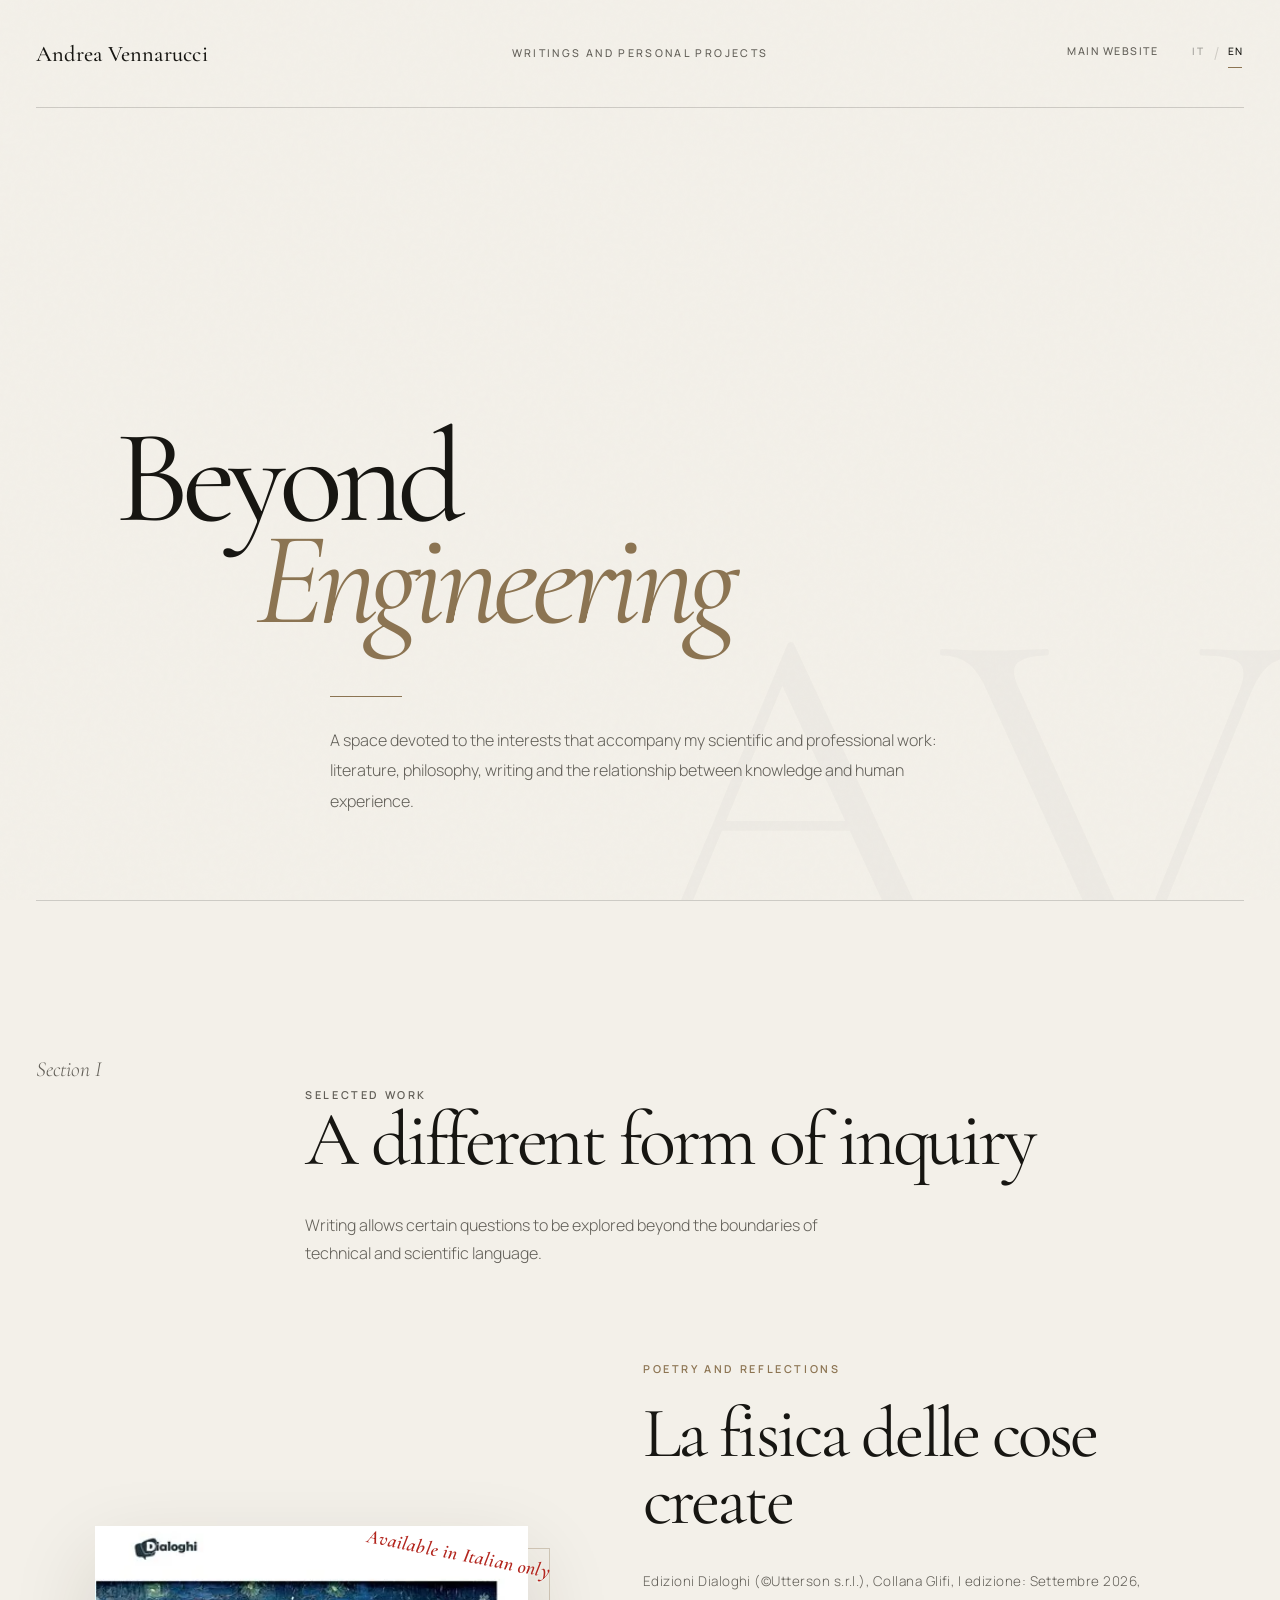
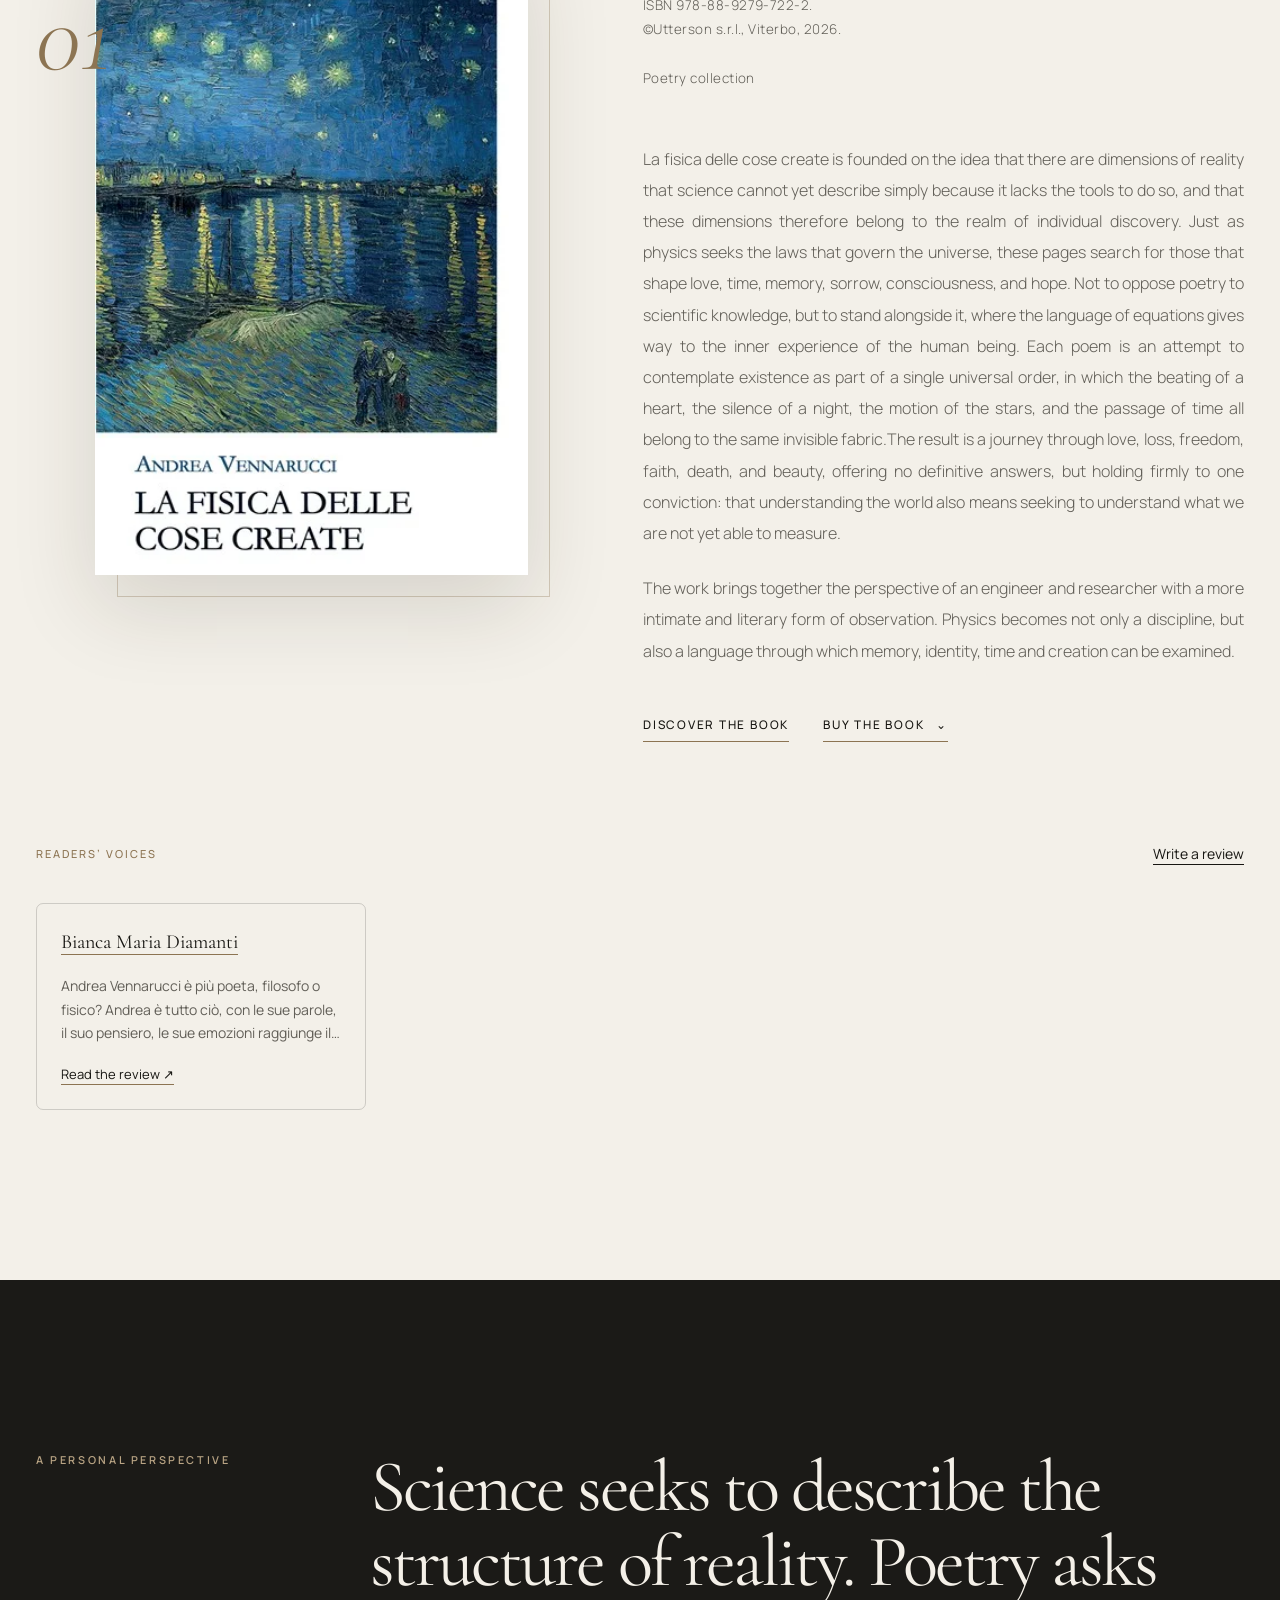
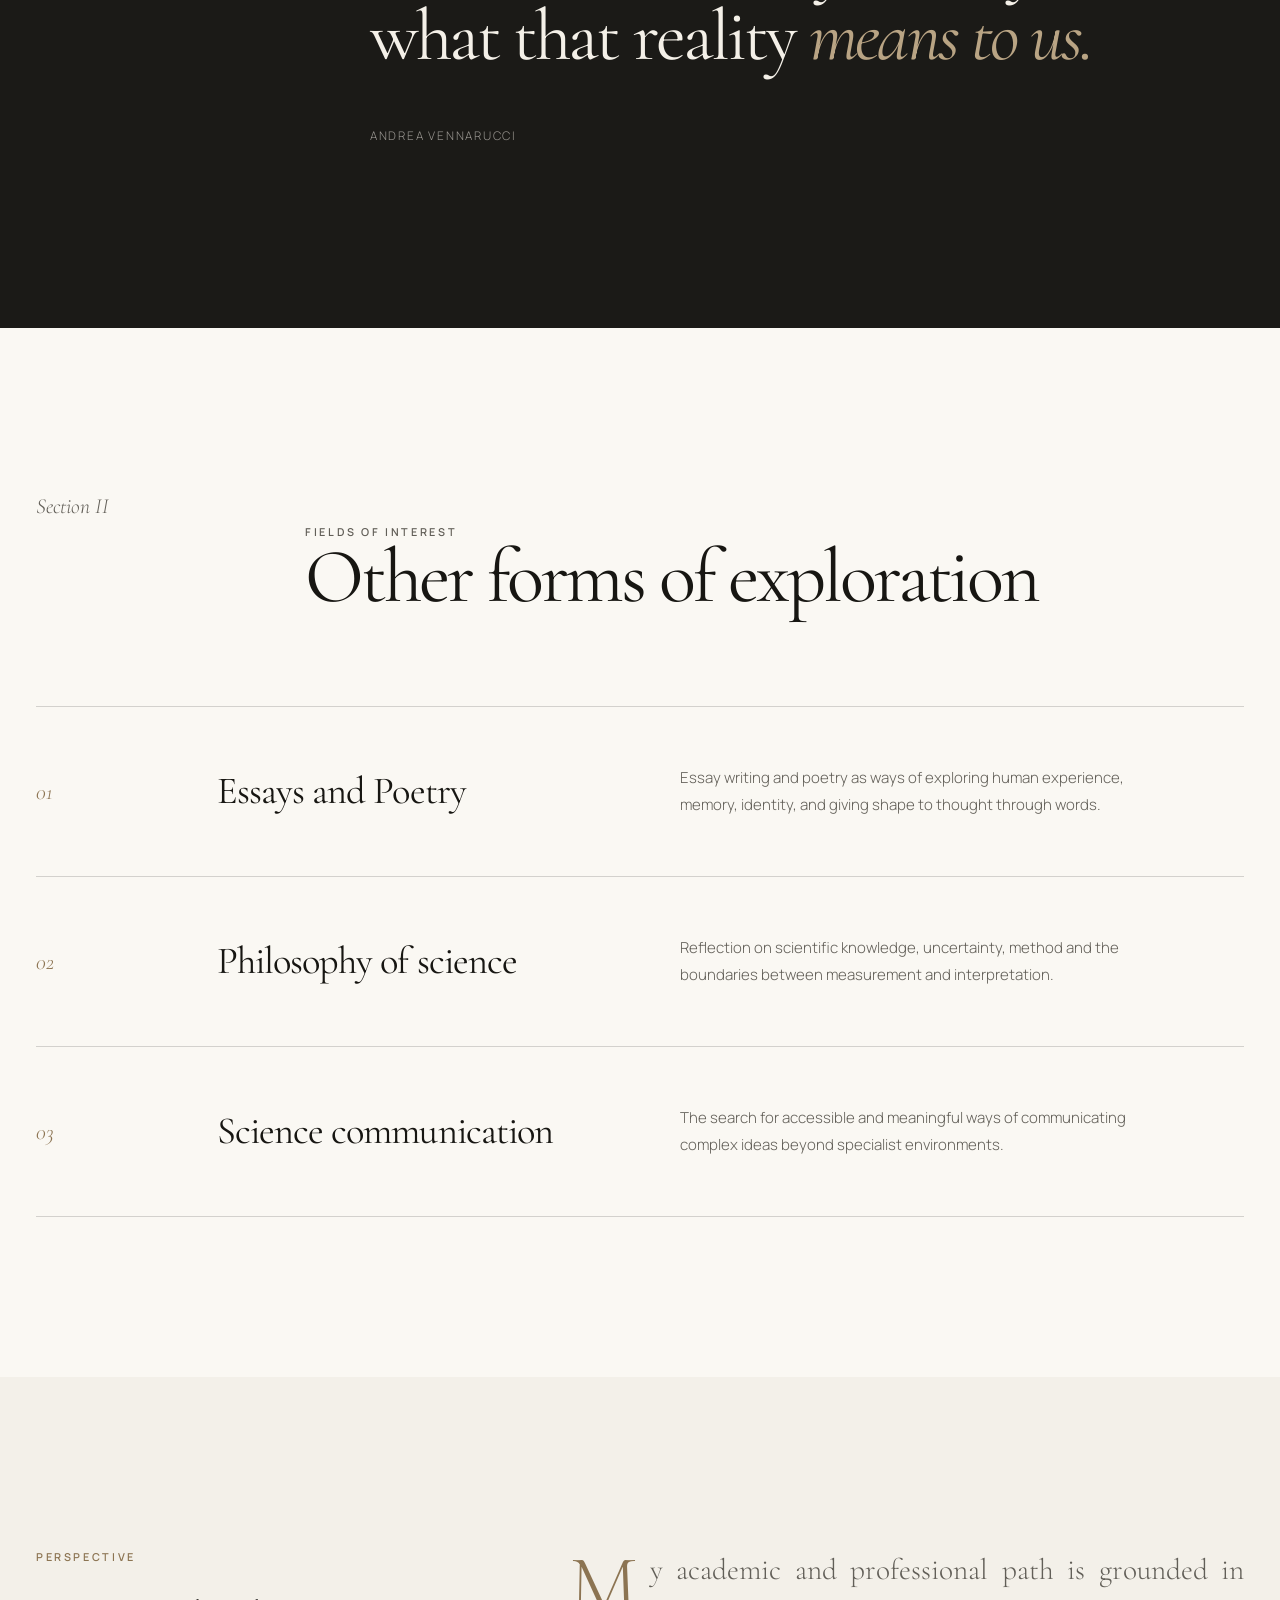
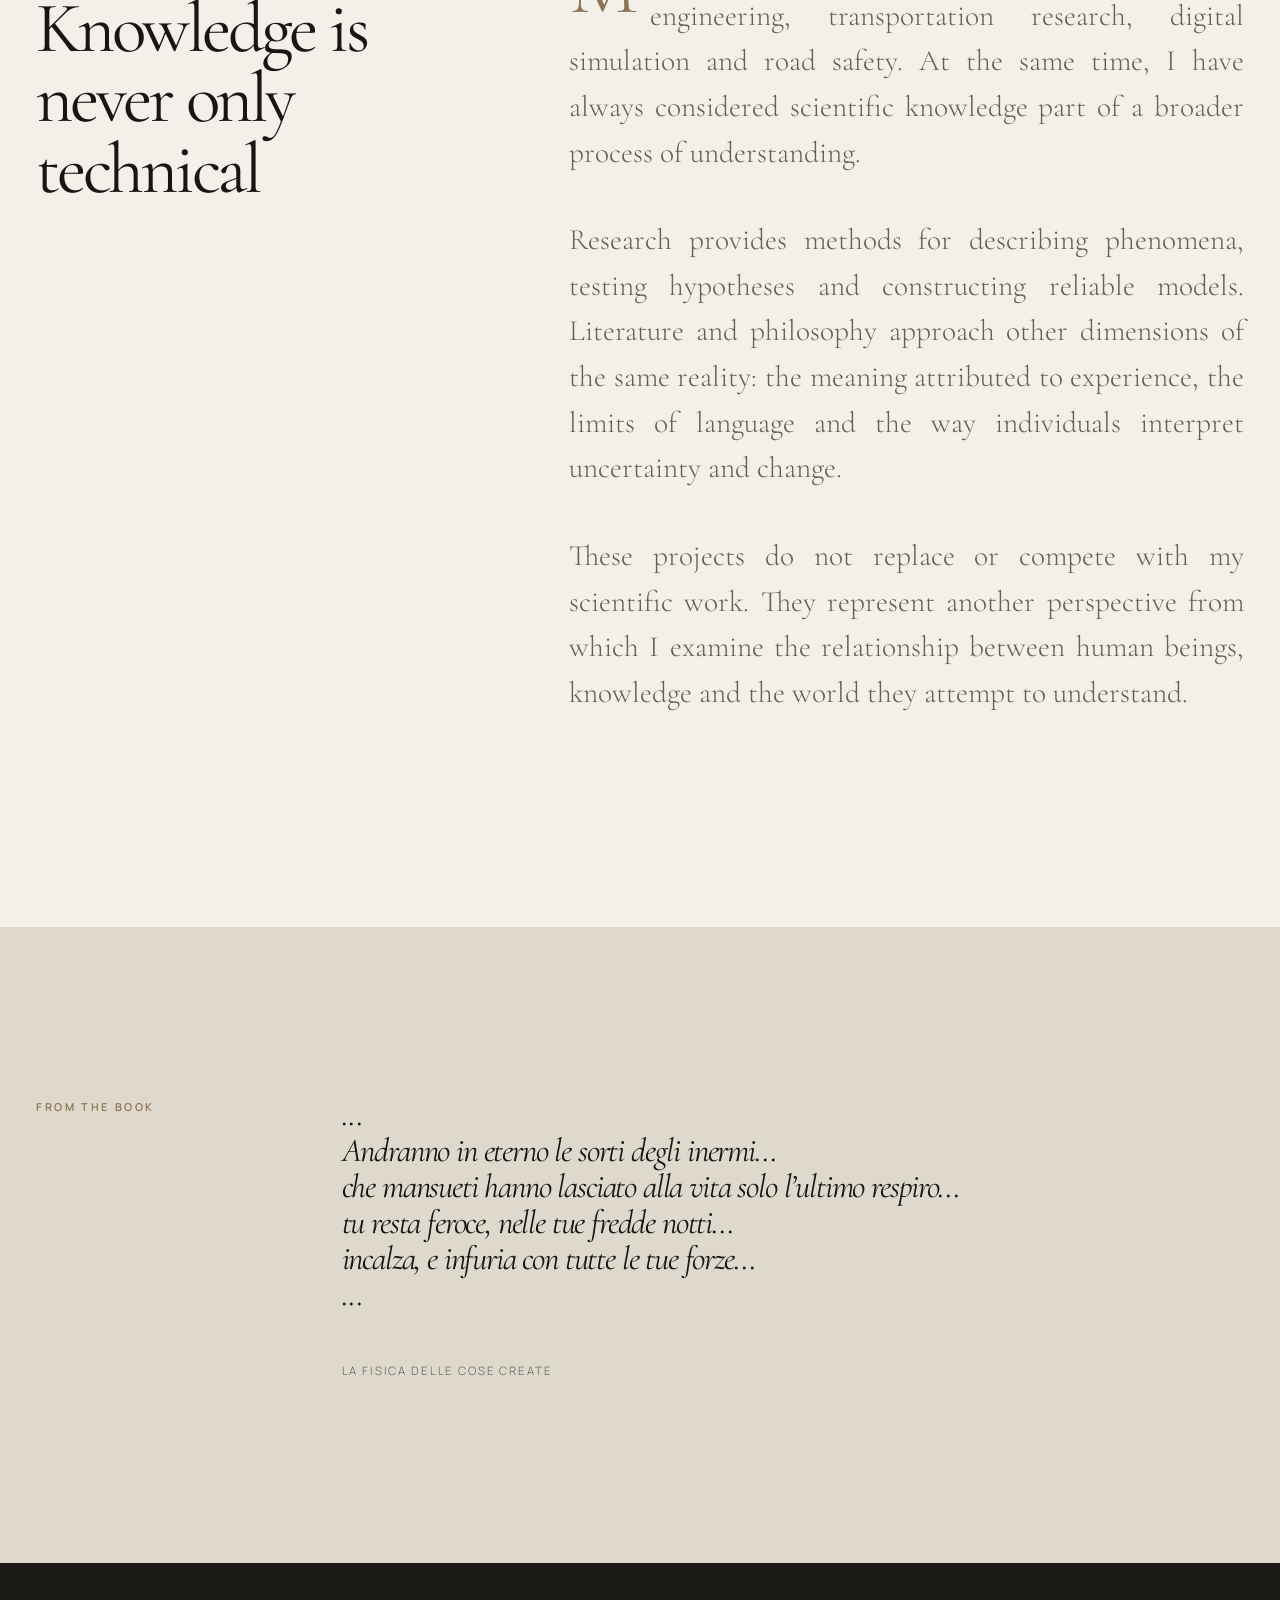
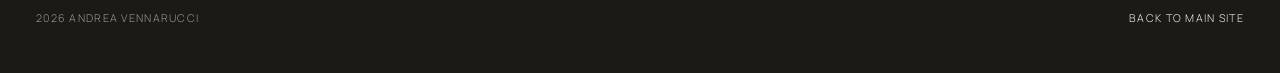
<file: beyond-engineering.html>
<!DOCTYPE html>
<html lang="en">
<head>
    <meta charset="UTF-8">

    <meta name="viewport"
          content="width=device-width, initial-scale=1.0">

    <title>Beyond Engineering | Andrea Vennarucci</title>

    <link rel="preconnect" href="https://fonts.googleapis.com">
    <link rel="preconnect" href="https://fonts.gstatic.com" crossorigin>

    <link href="https://fonts.googleapis.com/css2?family=Cormorant+Garamond:ital,wght@0,400;0,500;0,600;1,400&family=Manrope:wght@300;400;500;600&display=swap"
          rel="stylesheet">

    <meta name="description" content="Books, writings and personal reflections by Andrea Vennarucci." data-en="Books, writings and personal reflections by Andrea Vennarucci." data-it="Libri, scritti e riflessioni personali di Andrea Vennarucci.">
    <link rel="canonical" href="https://andreavennarucci.com/beyond-engineering.html">
    <meta property="og:type" content="website">
    <meta property="og:site_name" content="Andrea Vennarucci">
    <meta property="og:title" content="Beyond Engineering | Andrea Vennarucci">
    <meta property="og:description" content="Books, writings and personal reflections by Andrea Vennarucci.">
    <meta property="og:url" content="https://andreavennarucci.com/beyond-engineering.html">
    <meta property="og:locale" content="en_GB">
    <meta property="og:image" content="https://andreavennarucci.com/image/social-preview.jpg">
    <meta property="og:image:alt" content="Andrea Vennarucci — Civil engineering and research">
    <meta name="twitter:card" content="summary_large_image">
    <link rel="icon" type="image/png" sizes="32x32" href="favicon-32x32.png">
    <link rel="icon" type="image/png" sizes="16x16" href="favicon-16x16.png">
    <link rel="apple-touch-icon" sizes="180x180" href="apple-touch-icon.png">
    <script src="assets/site.js"></script>
    <link rel="stylesheet" href="assets/beyond-engineering.css?v=fonts-1">
    <link rel="stylesheet" href="assets/site.css">
    <link rel="stylesheet" href="assets/book-reviews.css?v=3">
    <script defer src="assets/book-reviews.js?v=3"></script>
    <link rel="stylesheet" href="assets/review-submission.css?v=2">
    <script defer src="assets/review-submission.js?v=1"></script>
</head>

<body>
    <a class="skip-link" href="#main-content">Skip to content</a>

    <header>
        <div class="contenitore navigazione">

            <a href="/" class="firma">
                Andrea Vennarucci
            </a>

            <span class="titolo-pagina"
                  data-i18n="navPageTitle">
                Writings and personal projects
            </span>

            <div class="azioni-navigazione">

                <a href="/"
                   class="ritorno"
                   data-i18n="navReturn">
                    Academic website
                </a>

                <div class="selettore-lingua"
                     aria-label="Language selector">
                    <button type="button"
                            class="lingua"
                            data-language="it"
                            aria-label="Italiano">
                        IT
                    </button>

                    <span class="separatore-lingua"></span>

                    <button type="button"
                            class="lingua"
                            data-language="en"
                            aria-label="English">
                        EN
                    </button>
                </div>

            </div>

        </div>
    </header>

    <main tabindex="-1">
        <span id="main-content" tabindex="-1"></span>

        <section class="hero">
            <div class="contenitore hero-layout">

                <div class="hero-contenuto">

                    <h1>
                        <span data-i18n="heroTitleFirst">
                            Beyond
                        </span>

                        <em data-i18n="heroTitleSecond">
                            Engineering
                        </em>
                    </h1>

                    <p class="hero-introduzione"
                       data-i18n="heroText">
                        A space devoted to the interests that accompany my
                        scientific and professional work: literature, philosophy,
                        writing and the relationship between knowledge and human
                        experience.
                    </p>

                </div>

            </div>
        </section>

        <div class="contenitore">
            <div class="linea"></div>
        </div>

        <section class="sezione" id="book">
            <div class="contenitore">

                <div class="intestazione-sezione apparizione">

                    <span class="numero-sezione"
                          data-i18n="sezione1">
                    </span>

                    <div class="titolo-sezione">

                        <p class="etichetta"
                           data-i18n="bookSectionLabel">
                            Selected work
                        </p>

                        <h2 data-i18n="bookSectionTitle">
                            A different form of inquiry
                        </h2>

                        <p data-i18n="bookSectionText">
                            Writing allows certain questions to be explored beyond
                            the boundaries of technical and scientific language.
                        </p>

                    </div>

                </div>

                <article class="libro apparizione">

                    <div class="copertina-area">

                        <span class="copertina-numero">
                            01
                        </span>

                        <div class="copertina">
                            <img src="image/Copertinalibro-385.webp"
                                 alt="Cover of La fisica delle cose create"
                                 data-i18n-alt="bookCoverAlt" width="385" height="627" decoding="async" loading="lazy" srcset="image/Copertinalibro-385.webp 385w" sizes="(max-width: 860px) 100vw, 1160px">
                            <span class="book-language-note" aria-hidden="true">
                                Available in Italian only
                            </span>
                        </div>

                    </div>

                    <div class="contenuto-libro">

                        <p class="etichetta"
                           data-i18n="bookCategory">
                            Poetry and reflections
                        </p>

                        <h3>
                            La fisica delle cose create
                        </h3>


                        <div class="metadati">
                            <span>
                                Edizioni Dialoghi (©Utterson s.r.l.),
                                Collana Glifi,
                                I edizione:
                                Settembre 2026,<br />
                                ISBN 978-88-9279-722-2.<br />
                                ©Utterson s.r.l., Viterbo, 2026.<br /><br />
                            </span>

                            <span data-i18n="bookType">
                                Poetry collection
                            </span>
                        </div>

                        <div class="descrizione-libro">

                            <p data-i18n="bookDescriptionFirst">
                                La fisica delle cose create is a collection of poems
                                and reflections exploring the relationship between
                                scientific knowledge, existence, uncertainty and the
                                human need to give meaning to reality.
                            </p>

                            <p data-i18n="bookDescriptionSecond">
                                The work brings together the perspective of an engineer
                                and researcher with a more intimate and literary form
                                of observation. Physics becomes not only a discipline,
                                but also a language through which memory, identity,
                                time and creation can be examined.
                            </p>

                        </div>

                        <div class="azioni">

                            <a class="azione"
                               href="https://www.edizionidialoghi.it/negozio/La-fisica-delle-cose-create-p862675518"
                               target="_blank"
                               rel="noopener noreferrer"
                               data-i18n="discoverBook">
                                Discover the book
                            </a>

                            <details class="purchase-options">
                                <summary class="azione">
                                    <span data-i18n="buyBook">Buy the book</span>
                                    <span class="purchase-chevron" aria-hidden="true">⌄</span>
                                </summary>
                                <ul class="purchase-links">
                                    <li><a href="https://www.amazon.it/dp/8892797220" target="_blank" rel="noopener noreferrer">Amazon <span aria-hidden="true">↗</span></a></li>
                                    <li><a href="https://www.lafeltrinelli.it/fisica-delle-cose-create-libro-andrea-vennarucci/e/9788892797222" target="_blank" rel="noopener noreferrer">La Feltrinelli <span aria-hidden="true">↗</span></a></li>
                                    <li><a href="https://www.ibs.it/fisica-delle-cose-create-libro-andrea-vennarucci/e/9788892797222" target="_blank" rel="noopener noreferrer">IBS <span aria-hidden="true">↗</span></a></li>
                                </ul>
                            </details>

                            <!-- <a class="azione"
       href="#excerpt"
       data-i18n="readExcerpt">
        Read an excerpt
    </a>
       -->
                        </div>

                    </div>

                </article>
                <section class="book-reviews" aria-labelledby="reviews-heading">
                    <div class="reviews-heading">
                        <h3 id="reviews-heading">Reader reviews</h3>
                        <a class="review-write" href="mailto:info@andreavennarucci.com?subject=Recensione%20-%20La%20fisica%20delle%20cose%20create" data-review-form="write">Write a review</a>
                        <div class="reviews-controls" hidden>
                            <button type="button" class="reviews-prev" aria-label="Previous review">←</button>
                            <button type="button" class="reviews-pause">Pause</button>
                            <button type="button" class="reviews-next" aria-label="Next review">→</button>
                        </div>
                    </div>
                    <div class="reviews-track" tabindex="0" role="region" aria-label="Reader reviews">
                        <article class="review-card" data-review-preview="Andrea Vennarucci è più poeta, filosofo o fisico? Andrea è tutto ciò, con le sue parole, il suo pensiero, le sue emozioni raggiunge il fin: la meraviglia.">
                            <h4 class="review-author">Bianca Maria Diamanti</h4>
                            <div class="review-text" id="review-bianca-maria-diamanti" lang="it">
                                <p>«È del poeta il fin la meraviglia» <br><span style="font-style:italic ;font-size: 0.8em; color: #888;">[Giovan Battista Marino, La Murtoleide, Fischiata VII]</span><br /></p>
                                <p>Andrea Vennarucci è più poeta, filosofo o fisico?</p>
                                <p>Andrea è tutto ciò, con le sue parole, il suo pensiero, le sue emozioni raggiunge il fin: la meraviglia. «La fisica delle cose create» è un approfondimento poetico, filosofico e scientifico, di quanto appartiene all’uomo, al mistero che avvolge la vita e la sorella morte, alla natura, che il pensiero e la ricerca provano a svelare.</p>
                                <p>Ogni svelamento porta ad una nuova domanda che interroga l’uomo e tutto ciò che lo circonda.</p>
                                <p>Andrea Vennarucci trova nella forma e varietà dei versi, ora in rime, ora poche righe, un lessico poetico capace di dare forma e apertura a questo mistero.</p>
                            </div>
                            <button type="button" class="review-more" aria-expanded="false" aria-controls="review-bianca-maria-diamanti" hidden>Read full review</button>
                        </article>
                    </div>
                </section>

            </div>
        </section>

        <section class="manifesto">

            <div class="contenitore manifesto-layout apparizione">

                <div>
                    <p class="etichetta"
                       data-i18n="manifestoLabel">
                        A personal perspective
                    </p>
                </div>

                <div>

                    <blockquote>
                        <span data-i18n="manifestoFirst">
                            Science seeks to describe the structure of reality.
                        </span>

                        <span data-i18n="manifestoSecond">
                            Writing asks what that reality
                        </span>

                        <em data-i18n="manifestoEmphasis">
                            means to us.
                        </em>
                    </blockquote>

                    <p class="manifesto-autore">
                        Andrea Vennarucci
                    </p>

                </div>

            </div>

        </section>

        <section class="interessi" id="interests">
            <div class="contenitore">

                <div class="intestazione-sezione apparizione">

                    <span class="numero-sezione"
                          data-i18n="sezione2">
                    </span>

                    <div class="titolo-sezione">

                        <p class="etichetta"
                           data-i18n="interestsLabel">
                            Fields of interest
                        </p>

                        <h2 data-i18n="interestsTitle">
                            Other forms of exploration
                        </h2>

                    </div>

                </div>

                <div class="lista-interessi apparizione">

                    <article class="interesse">

                        <span class="interesse-numero">
                            01
                        </span>

                        <h3 data-i18n="literatureTitle">
                            Literature
                        </h3>

                        <p data-i18n="literatureText">
                            Poetry and narrative writing as instruments for observing
                            experience, memory and personal identity.
                        </p>

                    </article>

                    <article class="interesse">

                        <span class="interesse-numero">
                            02
                        </span>

                        <h3 data-i18n="philosophyTitle">
                            Philosophy of science
                        </h3>

                        <p data-i18n="philosophyText">
                            Reflection on scientific knowledge, uncertainty, method
                            and the boundaries between measurement and interpretation.
                        </p>

                    </article>

                    <article class="interesse">

                        <span class="interesse-numero">
                            03
                        </span>

                        <h3 data-i18n="communicationTitle">
                            Science communication
                        </h3>

                        <p data-i18n="communicationText">
                            The search for accessible and meaningful ways of
                            communicating complex ideas beyond specialist environments.
                        </p>

                    </article>

                </div>

            </div>
        </section>

        <section class="prospettiva" id="perspective">
            <div class="contenitore prospettiva-layout">

                <div class="prospettiva-titolo apparizione">

                    <p class="etichetta"
                       data-i18n="perspectiveLabel">
                        Perspective
                    </p>

                    <h2 data-i18n="perspectiveTitle">
                        Knowledge is never only technical
                    </h2>

                </div>

                <div class="prospettiva-testo apparizione">

                    <p data-i18n="perspectiveTextFirst">
                        My academic and professional path is grounded in
                        engineering, transportation research, digital simulation
                        and road safety. At the same time, I have always considered
                        scientific knowledge part of a broader process of
                        understanding.
                    </p>

                    <p data-i18n="perspectiveTextSecond">
                        Research provides methods for describing phenomena,
                        testing hypotheses and constructing reliable models.
                        Literature and philosophy approach other dimensions of
                        the same reality: the meaning attributed to experience,
                        the limits of language and the way individuals interpret
                        uncertainty and change.
                    </p>

                    <p data-i18n="perspectiveTextThird">
                        These projects do not replace or compete with my scientific
                        work. They represent another perspective from which I
                        examine the relationship between human beings, knowledge
                        and the world they attempt to understand.
                    </p>

                </div>

            </div>
        </section>

        <section class="estratto" id="excerpt">
            <div class="contenitore estratto-layout apparizione">

                <div>
                    <p class="etichetta"
                       data-i18n="excerptLabel">
                        From the book
                    </p>
                </div>

                <div>

                    <blockquote>
                        ...<br /> Andranno in eterno le sorti degli inermi...  <br />che mansueti hanno lasciato alla vita solo l’ultimo respiro... <br />tu resta feroce, nelle tue fredde notti... <br />incalza, e infuria con tutte le tue forze...<br />...
                    </blockquote>

                    <p class="estratto-fonte">
                        La fisica delle cose create
                    </p>

                </div>

            </div>
        </section>

    </main>

    <footer>
        <div class="contenitore footer-contenuto">

            <span>
                <span id="anno"></span> Andrea Vennarucci
            </span>

            <a href="index.html"
               data-i18n="footerReturn">
                Return to the academic website
            </a>

        </div>
    </footer>

    <script>
        const translations = {
            en: {
                pageTitle:
                    "Beyond Engineering | Andrea Vennarucci",

                pageDescription:
                    "Books, writings and personal reflections by Andrea Vennarucci.",

                navPageTitle:
                    "Writings and personal projects",

                navReturn:
                    "Main website",

                heroLabel:
                    "Personal archive",

                heroIndex:
                    "Literature, thought and writing",

                heroTitleFirst:
                    "Beyond",

                heroTitleSecond:
                    "Engineering",

                heroText:
                    "A space devoted to the interests that accompany my scientific and professional work: literature, philosophy, writing and the relationship between knowledge and human experience.",

                bookSectionLabel:
                    "Selected work",

                bookSectionTitle:
                    "A different form of inquiry",

                bookSectionText:
                    "Writing allows certain questions to be explored beyond the boundaries of technical and scientific language.",

                bookCoverAlt:
                    "Cover of the book La fisica delle cose create",

                bookCategory:
                    "Poetry and reflections",

                bookType:
                    "Poetry collection",

                bookDescriptionFirst:
                    "La fisica delle cose create is founded on the idea that there are dimensions of reality that science cannot yet describe simply because it lacks the tools to do so, and that these dimensions therefore belong to the realm of individual discovery. Just as physics seeks the laws that govern the universe, these pages search for those that shape love, time, memory, sorrow, consciousness, and hope. Not to oppose poetry to scientific knowledge, but to stand alongside it, where the language of equations gives way to the inner experience of the human being. Each poem is an attempt to contemplate existence as part of a single universal order, in which the beating of a heart, the silence of a night, the motion of the stars, and the passage of time all belong to the same invisible fabric.The result is a journey through love, loss, freedom, faith, death, and beauty, offering no definitive answers, but holding firmly to one conviction: that understanding the world also means seeking to understand what we are not yet able to measure.",

                bookDescriptionSecond:
                    "The work brings together the perspective of an engineer and researcher with a more intimate and literary form of observation. Physics becomes not only a discipline, but also a language through which memory, identity, time and creation can be examined.",

                discoverBook:
                    "Discover the book",

                buyBook:
                    "Buy the book",

                readExcerpt:
                    "Read an excerpt",

                manifestoLabel:
                    "A personal perspective",

                manifestoFirst:
                    "Science seeks to describe the structure of reality.",

                manifestoSecond:
                    "Poetry asks what that reality",

                manifestoEmphasis:
                    "means to us.",

                interestsLabel:
                    "Fields of interest",

                interestsTitle:
                    "Other forms of exploration",

                literatureTitle:
                    "Essays and Poetry",

                literatureText:
                    "Essay writing and poetry as ways of exploring human experience, memory, identity, and giving shape to thought through words.",

                philosophyTitle:
                    "Philosophy of science",

                philosophyText:
                    "Reflection on scientific knowledge, uncertainty, method and the boundaries between measurement and interpretation.",

                communicationTitle:
                    "Science communication",

                communicationText:
                    "The search for accessible and meaningful ways of communicating complex ideas beyond specialist environments.",

                perspectiveLabel:
                    "Perspective",

                perspectiveTitle:
                    "Knowledge is never only technical",

                perspectiveTextFirst:
                    "My academic and professional path is grounded in engineering, transportation research, digital simulation and road safety. At the same time, I have always considered scientific knowledge part of a broader process of understanding.",

                perspectiveTextSecond:
                    "Research provides methods for describing phenomena, testing hypotheses and constructing reliable models. Literature and philosophy approach other dimensions of the same reality: the meaning attributed to experience, the limits of language and the way individuals interpret uncertainty and change.",

                perspectiveTextThird:
                    "These projects do not replace or compete with my scientific work. They represent another perspective from which I examine the relationship between human beings, knowledge and the world they attempt to understand.",

                excerptLabel:
                    "From the book",

                footerReturn:
                    "Back to main site",

                sezione1:
                    "Section I",

                sezione2:
                    "Section II",
            },

            it: {
                pageTitle:
                    "Oltre l'Ingegneria | Andrea Vennarucci",

                pageDescription:
                    "Libri, scritti e riflessioni personali di Andrea Vennarucci.",

                navPageTitle:
                    "Scritti e progetti personali",

                navReturn:
                    "Sito principale",

                heroLabel:
                    "Archivio personale",

                heroIndex:
                    "Letteratura, pensiero e scrittura",

                heroTitleFirst:
                    "Oltre",

                heroTitleSecond:
                    "l'Ingegneria",

                heroText:
                    "Uno spazio dedicato agli interessi che accompagnano il mio lavoro scientifico e professionale: la letteratura, la filosofia, la scrittura e il rapporto tra conoscenza ed esperienza umana.",

                bookSectionLabel:
                    "Opera selezionata",

                bookSectionTitle:
                    "Una diversa forma di ricerca",

                bookSectionText:
                    "La scrittura consente di esplorare alcune domande oltre i confini del linguaggio tecnico e scientifico.",

                bookCoverAlt:
                    "Copertina del libro La fisica delle cose create",

                bookCategory:
                    "Poesia e riflessioni",

                bookType:
                    "Raccolta poetica",

                bookDescriptionFirst:
                    "La fisica delle cose create nasce dall’idea che esistano territori della realtà che la scienza non può descrivere per mancanza di strumenti e che, proprio per questo, appartengono alla scoperta individuale. Così come la fisica ricerca le leggi che regolano l’Universo, queste pagine cercano quelle che governano l’amore, il tempo, la memoria, il dolore, la coscienza e la speranza. Non per opporre la poesia alla conoscenza scientifica, ma per affiancarla, là dove il linguaggio delle formule lascia spazio all’esperienza interiore dell’uomo. Ogni componimento rappresenta un tentativo di osservare l’esistenza come parte di un unico ordine universale, in cui il battito di un cuore, il silenzio di una notte, il moto delle stelle e il trascorrere del tempo appartengono alla stessa trama invisibile. Ne emerge un viaggio che attraversa l’amore, la perdita, la libertà, la fede, la morte e la bellezza, senza offrire risposte, ma coltivando una convinzione: comprendere il mondo significa anche comprendere ciò che ancora non siamo in grado di misurare. ",

                bookDescriptionSecond:
                    "L'opera unisce la prospettiva dell'ingegnere e del ricercatore a una forma di osservazione più intima e letteraria. La fisica diviene non soltanto una disciplina, ma anche un linguaggio attraverso il quale interrogare la memoria, l'identità, il tempo e la creazione.",

                discoverBook:
                    "Scopri il libro",

                buyBook:
                    "Acquista il libro",


                readExcerpt:
                    "Leggi un estratto",

                manifestoLabel:
                    "Una prospettiva personale",

                manifestoFirst:
                    "La scienza ci accompagna verso l’ordine invisibile dell’universo.",

                manifestoSecond:
                    "La poesia ci accompagna verso l’ordine",

                manifestoEmphasis:
                    "fragile e incompleto dell’esperienza.",

                interestsLabel:
                    "Ambiti di interesse",

                interestsTitle:
                    "Altre forme di esplorazione",

                literatureTitle:
                    "Saggistica e poesia",

                literatureText:
                    "La scrittura saggistica e la poesia come strumenti per comprendere e raccontare l'esperienza umana, la memoria, l'identità e il rapporto con il mondo.",

                philosophyTitle:
                    "Filosofia della scienza",

                philosophyText:
                    "Una riflessione sulla conoscenza scientifica, sull'incertezza, sul metodo e sui confini tra misurazione e interpretazione.",

                communicationTitle:
                    "Comunicazione scientifica",

                communicationText:
                    "La ricerca di modalità accessibili e significative per comunicare idee complesse anche al di fuori degli ambienti specialistici.",

                perspectiveLabel:
                    "Prospettiva",

                perspectiveTitle:
                    "La conoscenza non è mai soltanto tecnica",

                perspectiveTextFirst:
                    "Il mio percorso accademico e professionale è fondato sull'ingegneria, sulla ricerca nel settore della sicurezza stradale, sulla simulazione digitale e sulla realtà virtuale. Al tempo stesso, ho sempre considerato la conoscenza scientifica come parte di un processo più ampio di comprensione.",

                perspectiveTextSecond:
                    "La ricerca fornisce metodi per descrivere i fenomeni, verificare ipotesi e costruire modelli affidabili. La letteratura e la filosofia affrontano altre dimensioni della stessa realtà: il significato attribuito all'esperienza, i limiti del linguaggio e il modo in cui gli individui interpretano l'incertezza e il cambiamento.",

                perspectiveTextThird:
                    "Questi progetti non sostituiscono né competono con il mio lavoro scientifico. Rappresentano un'altra prospettiva attraverso la quale osservo il rapporto tra gli esseri umani, la conoscenza e il mondo che tentano di comprendere.",

                excerptLabel:
                    "Dal libro",

                footerReturn:
                    "Torna al sito principale",

                sezione1:
                    "Sezione I",

                sezione2:
                    "Sezione II",
            }
        };

        const languageButtons =
            document.querySelectorAll(".lingua");

        const metaDescription =
            document.querySelector('meta[name="description"]');

        function setLanguage(language) {
            const selectedTranslations =
                translations[language];

            if (!selectedTranslations) {
                return;
            }

            document.documentElement.lang = language;
            document.title = selectedTranslations.pageTitle;

            if (metaDescription) {
                metaDescription.setAttribute(
                    "content",
                    selectedTranslations.pageDescription
                );
            }

            document
                .querySelectorAll("[data-i18n]")
                .forEach((element) => {
                    const key =
                        element.getAttribute("data-i18n");

                    if (selectedTranslations[key] !== undefined) {
                        element.textContent =
                            selectedTranslations[key];
                    }
                });

            document
                .querySelectorAll("[data-i18n-alt]")
                .forEach((element) => {
                    const key =
                        element.getAttribute("data-i18n-alt");

                    if (selectedTranslations[key] !== undefined) {
                        element.setAttribute(
                            "alt",
                            selectedTranslations[key]
                        );
                    }
                });

            languageButtons.forEach((button) => {
                const isActive =
                    button.dataset.language === language;

                button.classList.toggle(
                    "attiva",
                    isActive
                );

                button.setAttribute(
                    "aria-pressed",
                    String(isActive)
                );
            });

            siteStorage.setItem(
                "siteLanguage",
                language
            );
        }

        languageButtons.forEach((button) => {
            button.addEventListener("click", () => {
                setLanguage(button.dataset.language);
            });
        });

        const savedLanguage =
            siteStorage.getItem("siteLanguage");

        const browserLanguage =
            navigator.language
                .toLowerCase()
                .startsWith("it")
                ? "it"
                : "en";

        const initialLanguage =
            savedLanguage || browserLanguage;

        setLanguage(initialLanguage);

        const yearElement =
            document.getElementById("anno");

        if (yearElement) {
            yearElement.textContent =
                new Date().getFullYear();
        }

        document.body.classList.add("js-animations");
        const animatedElements =
            document.querySelectorAll(".apparizione");

        const observer =
            new IntersectionObserver(
                (entries) => {
                    entries.forEach((entry) => {
                        if (entry.isIntersecting) {
                            entry.target.classList.add(
                                "visibile"
                            );

                            observer.unobserve(
                                entry.target
                            );
                        }
                    });
                },
                {
                    threshold: 0.15
                }
            );

        animatedElements.forEach((element) => {
            observer.observe(element);
        });
    </script>

    <script src="assets/book-purchase.js"></script>
</body>
</html>
</file>
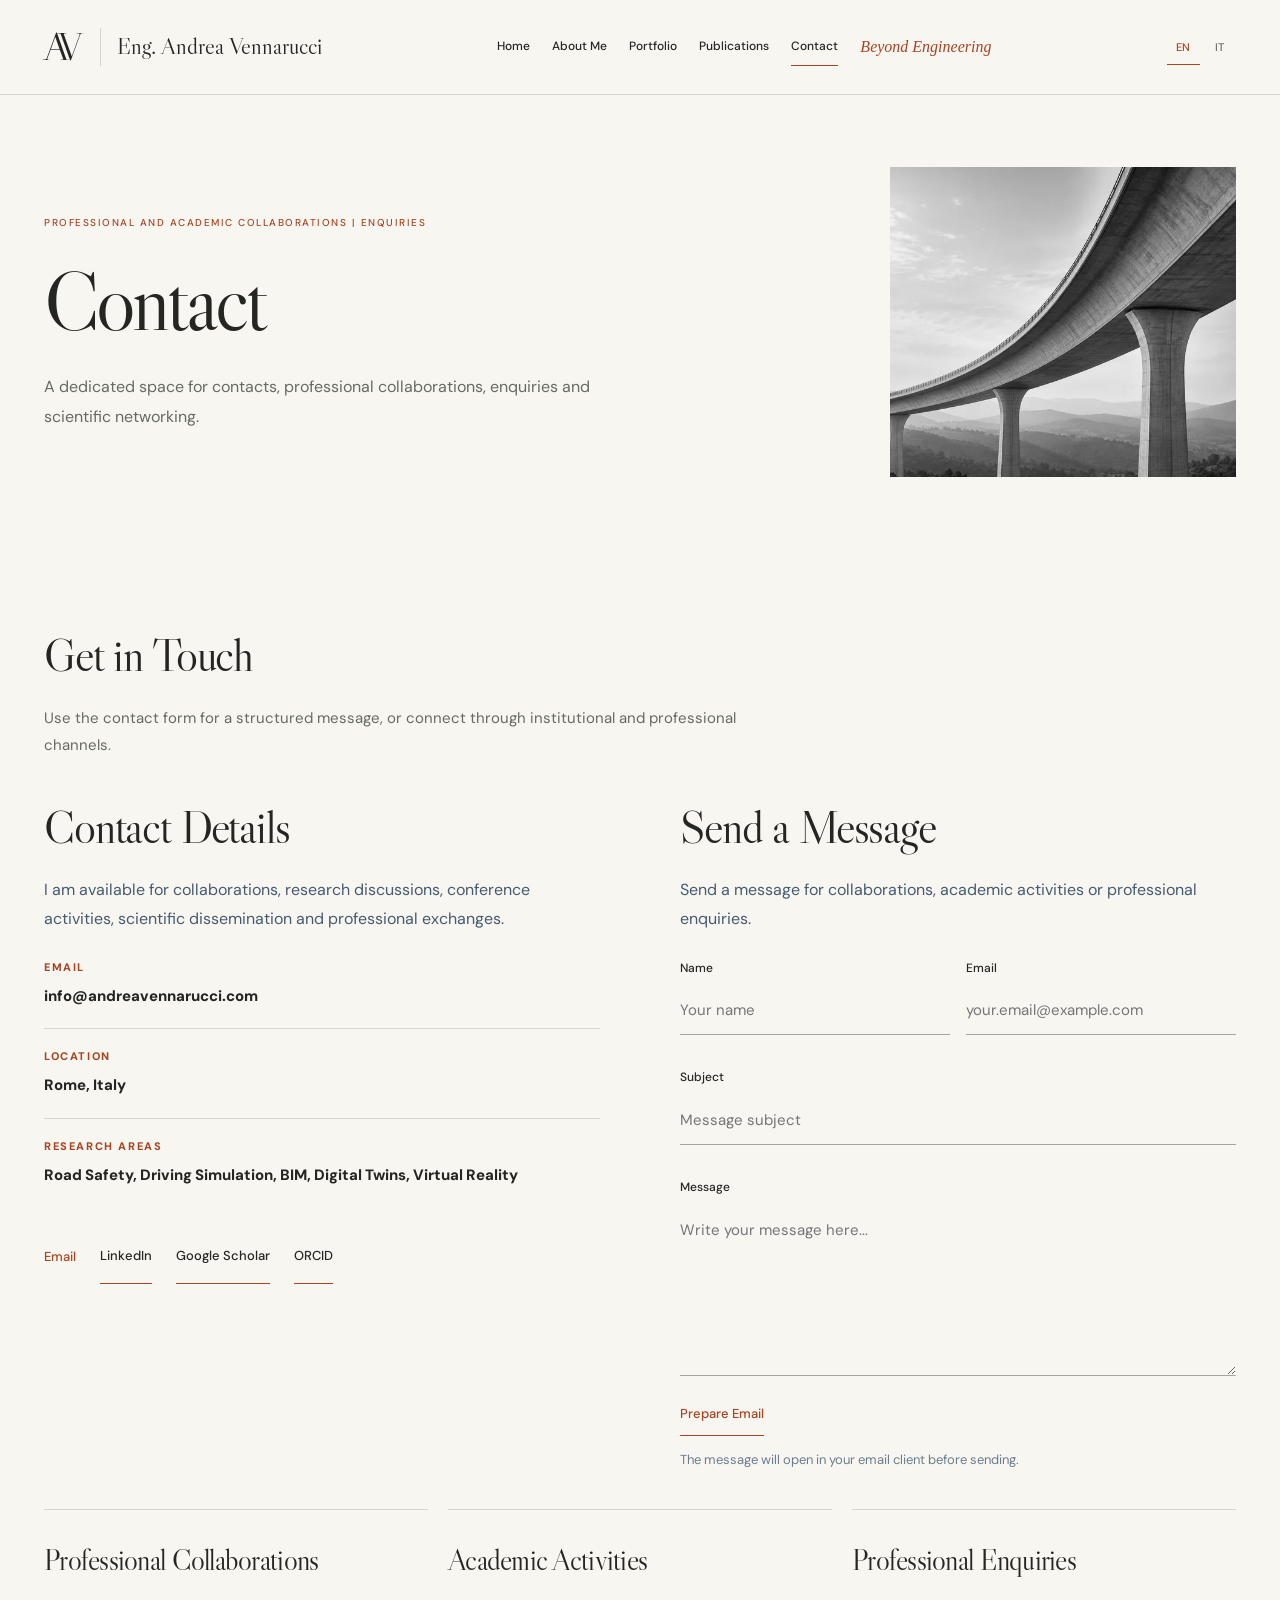
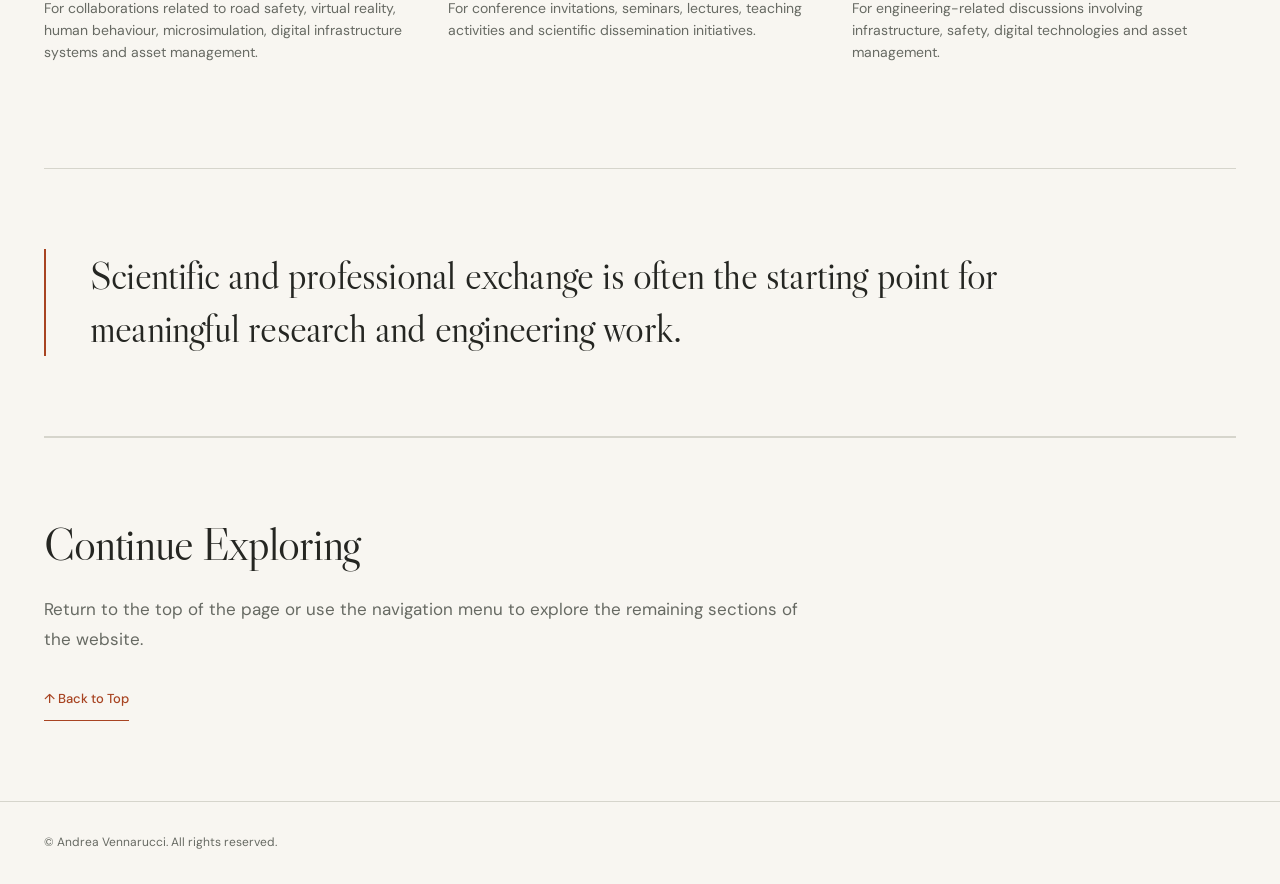
<file: Contact.html>
<!DOCTYPE html>

<html lang="en">
<head>
<meta charset="utf-8"/>
<meta content="width=device-width, initial-scale=1.0" name="viewport"/>
<title>Andrea Vennarucci - Contact</title>
<meta content="Contact Andrea Vennarucci for research collaborations, professional enquiries and information about scientific publications." data-en="Contact Andrea Vennarucci for research collaborations, professional enquiries and information about scientific publications." data-it="Contatta Andrea Vennarucci per collaborazioni di ricerca, richieste professionali e informazioni sulle pubblicazioni scientifiche." name="description"/>
<link href="https://andreavennarucci.com/Contact.html" rel="canonical"/>
<meta content="website" property="og:type"/>
<meta content="Andrea Vennarucci" property="og:site_name"/>
<meta content="Andrea Vennarucci - Contact" property="og:title"/>
<meta content="Contact Andrea Vennarucci for research collaborations, professional enquiries and information about scientific publications." property="og:description"/>
<meta content="https://andreavennarucci.com/Contact.html" property="og:url"/>
<meta content="en_GB" property="og:locale"/>
<meta content="https://andreavennarucci.com/image/social-preview.jpg" property="og:image"/>
<meta content="Andrea Vennarucci — Civil engineering and research" property="og:image:alt"/>
<meta content="summary_large_image" name="twitter:card"/>
<link href="favicon-32x32.png" rel="icon" sizes="32x32" type="image/png"/>
<link href="favicon-16x16.png" rel="icon" sizes="16x16" type="image/png"/>
<link href="apple-touch-icon.png" rel="apple-touch-icon" sizes="180x180"/>
<script src="assets/site.js?v=editorial-1"></script>
<link href="assets/Contact.css?v=editorial-1" rel="stylesheet"/>
<link href="assets/site.css?v=editorial-1" rel="stylesheet"/>
<link href="assets/editorial.css?v=editorial-1" rel="stylesheet"/><script defer="" src="assets/editorial.js?v=editorial-1"></script></head>
<body class="editorial page-Contact">
<a class="skip-link" href="#main-content">Skip to content</a>
<header class="site-header">
<nav aria-label="Main navigation" class="nav">
<a class="brand" href="index.html">
<img alt="Andrea Vennarucci" decoding="async" height="1254" sizes="42px" src="image/Logo-84.webp" srcset="image/Logo-84.webp 84w, image/Logo-180.webp 180w" style="width:42px;height:42px;object-fit:contain;" width="1254"/>
<span data-i18n="brand">Eng. Andrea Vennarucci</span>
</a>
<div class="nav-links" id="navigation">
<a class="" data-editorial-i18n="navHome" data-i18n="navHome" href="/">Home</a>
<a class="" data-editorial-i18n="navAbout" data-i18n="navAbout" href="AboutMe.html">About Me</a>
<a class="" data-editorial-i18n="navPortfolio" data-i18n="navPortfolio" href="portfolio.html">Portfolio</a>
<a class="" data-editorial-i18n="navPublications" data-i18n="navPublications" href="ScientificPublications.html">Publications</a>
<a aria-current="page" class="active" data-editorial-i18n="navContact" data-i18n="navContact" href="Contact.html">Contact</a>
<a class="nav-poetry" data-editorial-i18n="navPoetry" data-i18n="navPoetry" href="beyond-engineering.html">
                    Beyond Engineering
                </a>
</div>
<div aria-label="Language selection" class="language-switcher">
<button aria-label="English" class="language-button active" data-lang="en" onclick="setLanguage('en')" title="English" type="button">EN</button>
<button aria-label="Italiano" class="language-button" data-lang="it" onclick="setLanguage('it')" title="Italiano" type="button">IT</button>
</div>
<button aria-controls="navigation" aria-expanded="false" aria-label="Toggle navigation" class="menu-toggle" onclick="toggleMenu()" type="button">
                ☰
            </button>
</nav>
</header>
<main id="top" tabindex="-1">
<span id="main-content" tabindex="-1"></span>
<section class="hero">
<img alt="Architectural illustration of a curved concrete viaduct" class="hero-image" decoding="async" fetchpriority="high" height="512" sizes="(max-width: 860px) 100vw, 40vw" src="image/editorial-infrastructure-768.webp" srcset="image/editorial-infrastructure-768.webp 768w" width="768"/>
<div class="hero-overlay"></div>
<div class="hero-inner">
<div class="hero-content">
<h1 data-i18n="heroTitle">Contact</h1>
<div class="eyebrow" data-i18n="heroEyebrow">Professional and Academic Collaborations | Enquiries</div>
<p class="hero-subtitle" data-i18n="heroSubtitle">A dedicated space for contacts, professional collaborations, enquiries and scientific networking.</p>
</div>
</div>
</section>
<section class="section">
<h2 class="section-title" data-i18n="sectionTitle">Get in Touch</h2>
<p class="section-subtitle" data-i18n="sectionSubtitle">Use the contact form for a structured message, or connect through institutional and professional channels.</p>
<div class="contact-grid">
<aside class="contact-panel">
<h2 data-i18n="detailsTitle">Contact Details</h2>
<p data-i18n="detailsText">I am available for collaborations, research discussions, conference activities, scientific dissemination and professional exchanges</p>
<div class="contact-item"><span class="contact-label" data-i18n="labelEmail">Email</span><a class="contact-value" href="mailto:info@andreavennarucci.com">info@andreavennarucci.com</a></div>
<div class="contact-item"><span class="contact-label" data-i18n="labelLocation">Location</span><span class="contact-value" data-i18n="locationValue">Rome, Italy</span></div>
<div class="contact-item"><span class="contact-label" data-i18n="labelResearch">Research areas</span><span class="contact-value" data-i18n="researchValue">Road Safety, Driving Simulation, BIM, Digital Twins, Virtual Reality</span></div>
<div class="social-grid"><a class="social-button primary" data-i18n="emailButton" href="mailto:info@andreavennarucci.com">Email</a><a class="social-button" href="https://www.linkedin.com/in/ing-andrea-vennarucci/" rel="noopener" target="_blank">LinkedIn</a><a class="social-button" href="https://scholar.google.com/citations?user=jmjvhggAAAAJ&amp;hl=it" rel="noopener" target="_blank">Google Scholar</a><a class="social-button" href="https://orcid.org/0009-0002-5630-4807" rel="noopener" target="_blank">ORCID</a></div>
</aside>
<section class="contact-form-card">
<h2 data-i18n="formTitle">Send a Message</h2>
<p data-i18n="formText">
                        Send a message for collaborations, academic activities
                        or professional enquiries.
                    </p>
<form id="contact-form">
<div class="form-grid">
<div class="form-field"><label data-i18n="nameLabel" for="name">Name</label><input data-i18n-placeholder="namePlaceholder" id="name" name="name" placeholder="Your name" required="" type="text"/></div>
<div class="form-field"><label data-i18n="emailLabel" for="email">Email</label><input data-i18n-placeholder="emailPlaceholder" id="email" name="email" placeholder="your.email@example.com" required="" type="email"/></div>
<div class="form-field full"><label data-i18n="subjectLabel" for="subject">Subject</label><input data-i18n-placeholder="subjectPlaceholder" id="subject" name="subject" placeholder="Message subject" required="" type="text"/></div>
<div class="form-field full"><label data-i18n="messageLabel" for="message">Message</label><textarea data-i18n-placeholder="messagePlaceholder" id="message" name="message" placeholder="Write your message here..." required=""></textarea></div>
</div><button class="button button-primary" data-i18n="prepareButton" type="submit">Prepare Email</button>
<div class="form-note" data-i18n="formNote">The message will open in your email client before sending.</div>
</form>
</section>
</div>
<div class="contact-cards">
<article class="info-card">
<h3 data-i18n="card1Title">Professional Collaborations</h3>
<p data-i18n="card1Text">For collaborations related to road safety, virtual reality, human behaviour, microsimulation, digital infrastructure systems and asset management.</p>
</article>
<article class="info-card">
<h3 data-i18n="card2Title">Academic Activities</h3>
<p data-i18n="card2Text">For conference invitations, seminars, lectures, teaching activities and scientific dissemination initiatives.</p>
</article>
<article class="info-card">
<h3 data-i18n="card3Title">Professional Enquiries</h3>
<p data-i18n="card3Text">For engineering-related discussions involving infrastructure, safety, digital technologies and asset management.</p>
</article>
</div>
</section>
<section class="quote">
<div class="quote-box">
<p data-i18n="quote">Scientific and professional exchange is often the starting point for meaningful research and engineering work.</p>
</div>
</section>
<section class="back-top">
<h2 data-i18n="continueTitle">Continue Exploring</h2>
<p data-i18n="continueText">Return to the top of the page or use the navigation menu to explore the remaining sections of the website.</p><button class="button button-primary" data-i18n="backTopButton" onclick="scrollToTop()" type="button">↑ Back to Top</button>
</section>
</main>
<footer class="footer" data-i18n="footer">© Andrea Vennarucci. All rights reserved.</footer>
<script>

        let currentLanguage = siteStorage.getItem("siteLanguage") || "en";

        const translations = {
            en: {
                pageTitle: "Andrea Vennarucci - Contact",
                brand: "Eng. Andrea Vennarucci",
                navHome: "Home",
                navAbout: "About Me",
                navPortfolio: "Portfolio",
                navPublications: "Publications",
                navContact: "Contact",
                heroTitle: "Contact",
                heroEyebrow: "Professional and Academic Collaborations | Enquiries",
                heroSubtitle: "A dedicated space for contacts, professional collaborations, enquiries and scientific networking.",
                sectionTitle: "Get in Touch",
                sectionSubtitle: "Use the contact form for a structured message, or connect through institutional and professional channels.",
                detailsTitle: "Contact Details",
                detailsText: "I am available for collaborations, research discussions, conference activities, scientific dissemination and professional exchanges.",
                labelEmail: "Email",
                labelLocation: "Location",
                locationValue: "Rome, Italy",
                labelResearch: "Research areas",
                researchValue: "Road Safety, Driving Simulation, BIM, Digital Twins, Virtual Reality",
                emailButton: "Email",
                formTitle: "Send a Message",
                formText: "Send a message for collaborations, academic activities or professional enquiries.",
                nameLabel: "Name",
                emailLabel: "Email",
                subjectLabel: "Subject",
                messageLabel: "Message",
                namePlaceholder: "Your name",
                emailPlaceholder: "your.email@example.com",
                subjectPlaceholder: "Message subject",
                messagePlaceholder: "Write your message here...",
                prepareButton: "Prepare Email",
                formNote: "The message will open in your email client before sending.",
                card1Title: "Professional Collaborations",
                card1Text: "For collaborations related to road safety, virtual reality, human behaviour, microsimulation, digital infrastructure systems and asset management.",
                card2Title: "Academic Activities",
                card2Text: "For conference invitations, seminars, lectures, teaching activities and scientific dissemination initiatives.",
                card3Title: "Professional Enquiries",
                card3Text: "For engineering-related discussions involving infrastructure, safety, digital technologies and asset management.",
                quote: "Scientific and professional exchange is often the starting point for meaningful research and engineering work.",
                continueTitle: "Continue Exploring",
                continueText: "Return to the top of the page or use the navigation menu to explore the remaining sections of the website.",
                backTopButton: "↑ Back to Top",
                footer: "© Andrea Vennarucci. All rights reserved.",
                mailName: "Name",
                mailEmail: "Email",
                mailMessage: "Message"
            },
            it: {
                pageTitle: "Andrea Vennarucci - Contatti",
                brand: "Ing. Andrea Vennarucci",
                navHome: "Home",
                navAbout: "Chi sono",
                navPortfolio: "Portfolio",
                navPublications: "Pubblicazioni",
                navContact: "Contatti",
                heroTitle: "Contatti",
                heroEyebrow: "Collaborazioni professionali e accademiche | Richieste",
                heroSubtitle: "Uno spazio dedicato ai contatti, alle collaborazioni professionali, alle richieste e alle relazioni scientifiche.",
                sectionTitle: "Entra in contatto",
                sectionSubtitle: "Utilizza il modulo per inviare un messaggio strutturato oppure contattami attraverso i canali istituzionali e professionali.",
                detailsTitle: "Informazioni di contatto",
                detailsText: "Sono disponibile per collaborazioni e scambi professionali ai seguenti riferimenti.",
                labelEmail: "Email",
                labelLocation: "Sede",
                locationValue: "Roma, Italia",
                labelResearch: "Ambiti di ricerca",
                researchValue: "Sicurezza stradale, simulazione di guida, BIM, Digital Twin, realtà virtuale",
                emailButton: "Email",
                formTitle: "Invia un messaggio",
                formText: "Invia un messaggio per collaborazioni, attività accademiche o richieste professionali.",
                nameLabel: "Nome",
                emailLabel: "Email",
                subjectLabel: "Oggetto",
                messageLabel: "Messaggio",
                namePlaceholder: "Il tuo nome",
                emailPlaceholder: "tua.email@esempio.com",
                subjectPlaceholder: "Oggetto del messaggio",
                messagePlaceholder: "Scrivi qui il tuo messaggio...",
                prepareButton: "Prepara l’email",
                formNote: "Il messaggio verrà aperto nel tuo client di posta prima dell’invio.",
                card1Title: "Collaborazioni professionali",
                card1Text: "Per collaborazioni nei settori della sicurezza stradale, realtà virtuale, comportamento umano, microsimulazione, infrastrutture digitali e asset management.",
                card2Title: "Attività accademiche",
                card2Text: "Per conferenze, seminari, e iniziative di divulgazione scientifica.",
                card3Title: "Richieste professionali",
                card3Text: "Per confronti sulla attività professionale riguardanti infrastrutture viarie, sicurezza, tecnologie digitali e asset management.",
                quote: "Lo scambio scientifico e professionale rappresenta spesso il punto di partenza per attività di ricerca e di ingegneria di grande valore.",
                continueTitle: "Continua a esplorare",
                continueText: "Torna all’inizio della pagina oppure utilizza il menu di navigazione per consultare le altre sezioni del sito.",
                backTopButton: "↑ Torna all’inizio",
                footer: "© Andrea Vennarucci. Tutti i diritti riservati.",
                mailName: "Nome",
                mailEmail: "Email",
                mailMessage: "Messaggio"
            }
        };

        function setLanguage(language) {
            currentLanguage = translations[language] ? language : "en";
            const dictionary = translations[currentLanguage];

            document.documentElement.lang = currentLanguage;
            document.title = dictionary.pageTitle;

            document.querySelectorAll("[data-i18n]").forEach(function (element) {
                const key = element.getAttribute("data-i18n");
                if (dictionary[key] !== undefined) {
                    element.textContent = dictionary[key];
                }
            });

            document.querySelectorAll("[data-i18n-placeholder]").forEach(function (element) {
                const key = element.getAttribute("data-i18n-placeholder");
                if (dictionary[key] !== undefined) {
                    element.setAttribute("placeholder", dictionary[key]);
                }
            });

            document.querySelectorAll(".language-button").forEach(function (button) {
                const active = button.dataset.lang === currentLanguage;
                button.classList.toggle("active", active);
                button.setAttribute("aria-pressed", active ? "true" : "false");
            });

            siteStorage.setItem("siteLanguage", currentLanguage);
        }

        setLanguage(currentLanguage);





        document.getElementById('contact-form').addEventListener('submit', function (event) {
            event.preventDefault();
            const name = document.getElementById('name').value.trim();
            const email = document.getElementById('email').value.trim();
            const subject = document.getElementById('subject').value.trim();
            const message = document.getElementById('message').value.trim();
            const dictionary = translations[currentLanguage];
            const body = dictionary.mailName + ': ' + encodeURIComponent(name) + '%0D%0A' + dictionary.mailEmail + ': ' + encodeURIComponent(email) + '%0D%0A%0D%0A' + dictionary.mailMessage + ':%0D%0A' + encodeURIComponent(message);
            window.location.href = 'mailto:info@andreavennarucci.com?subject=' + encodeURIComponent(subject) + '&body=' + body;
        });
    </script>
</body>
</html>
</file>
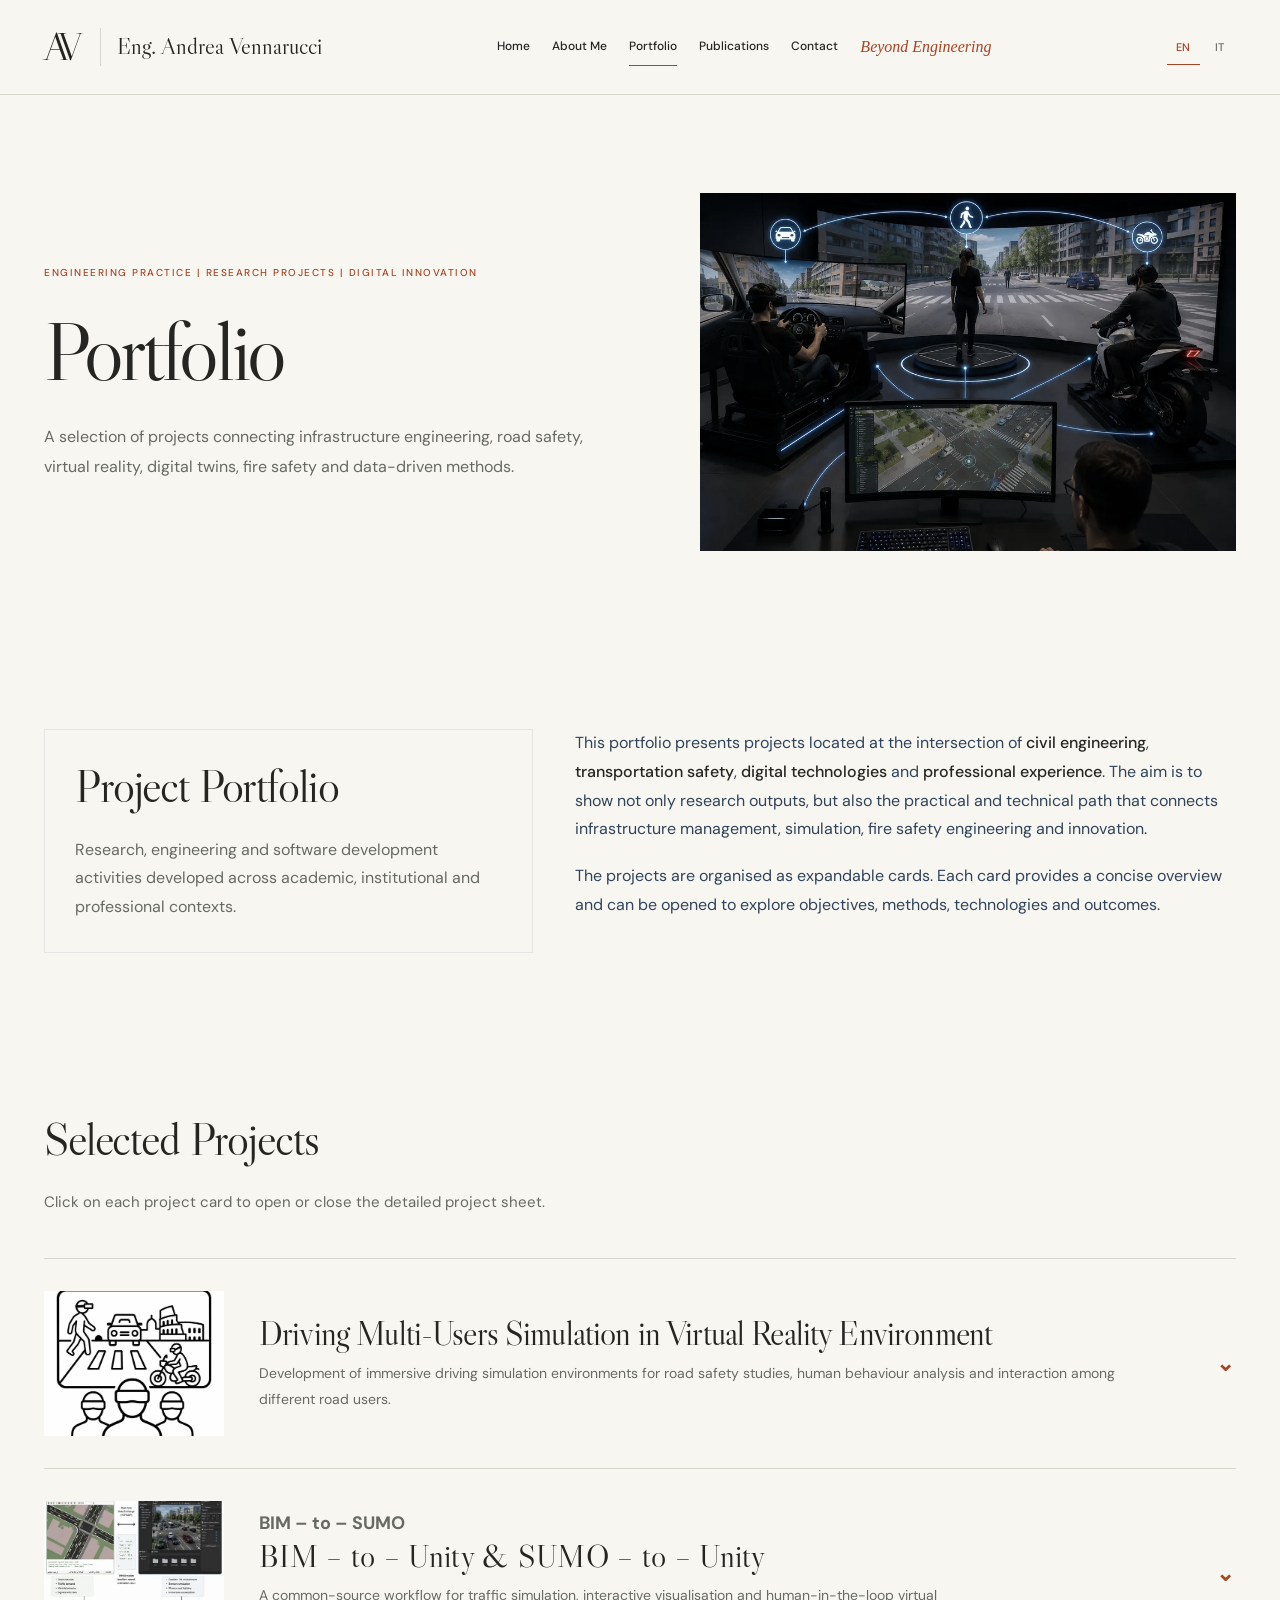
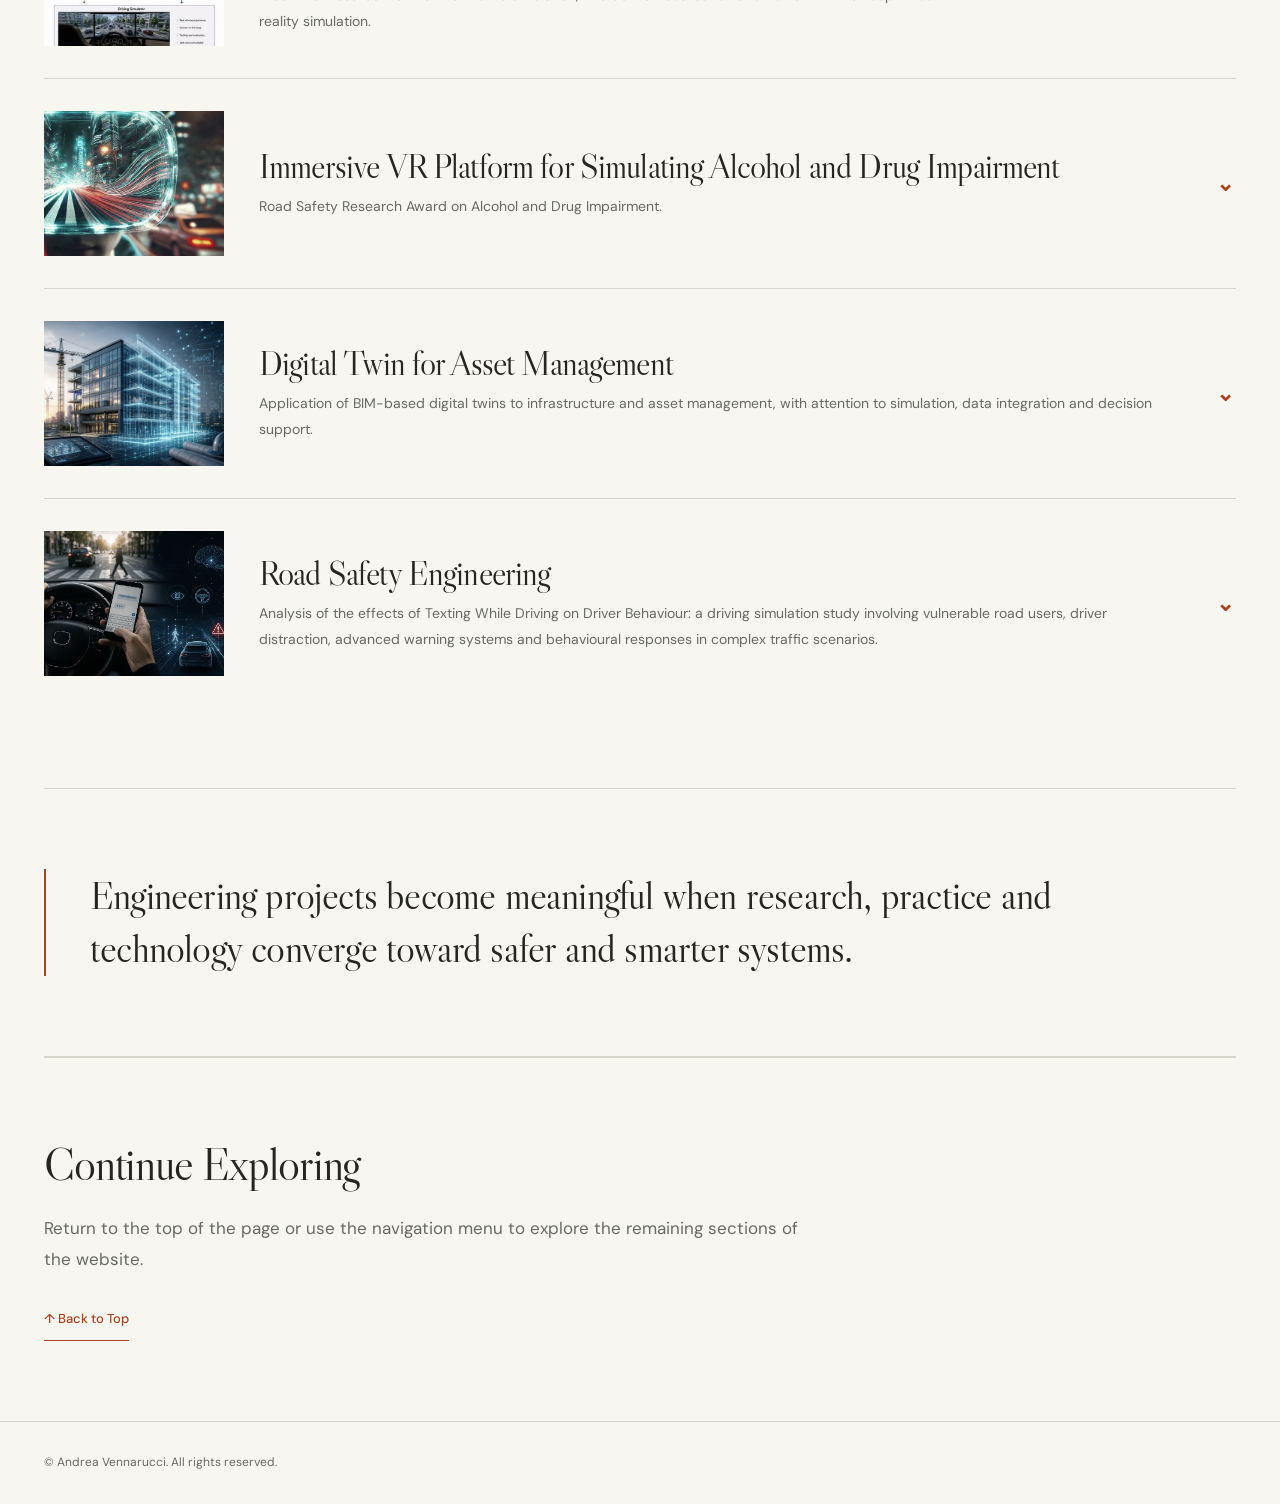
<file: portfolio.html>
<!DOCTYPE html>

<html lang="en">
<head>
<meta charset="utf-8"/>
<meta content="width=device-width, initial-scale=1.0" name="viewport"/>
<title>Andrea Vennarucci - Portfolio</title>
<meta content="Explore Andrea Vennarucci’s projects in driving simulation, virtual reality, BIM, digital twins and road safety engineering." data-en="Explore Andrea Vennarucci’s projects in driving simulation, virtual reality, BIM, digital twins and road safety engineering." data-it="Esplora i progetti di Andrea Vennarucci su simulazione di guida, realtà virtuale, BIM, digital twin e sicurezza stradale." name="description"/>
<link href="https://andreavennarucci.com/portfolio.html" rel="canonical"/>
<meta content="website" property="og:type"/>
<meta content="Andrea Vennarucci" property="og:site_name"/>
<meta content="Andrea Vennarucci - Portfolio" property="og:title"/>
<meta content="Explore Andrea Vennarucci’s projects in driving simulation, virtual reality, BIM, digital twins and road safety engineering." property="og:description"/>
<meta content="https://andreavennarucci.com/portfolio.html" property="og:url"/>
<meta content="en_GB" property="og:locale"/>
<meta content="https://andreavennarucci.com/image/social-preview.jpg" property="og:image"/>
<meta content="Andrea Vennarucci — Civil engineering and research" property="og:image:alt"/>
<meta content="summary_large_image" name="twitter:card"/>
<link href="favicon-32x32.png" rel="icon" sizes="32x32" type="image/png"/>
<link href="favicon-16x16.png" rel="icon" sizes="16x16" type="image/png"/>
<link href="apple-touch-icon.png" rel="apple-touch-icon" sizes="180x180"/>
<script src="assets/site.js?v=editorial-1"></script>
<link href="assets/portfolio.css?v=editorial-1" rel="stylesheet"/>
<link href="assets/site.css?v=editorial-1" rel="stylesheet"/>
<link href="assets/editorial.css?v=editorial-1" rel="stylesheet"/><script defer="" src="assets/editorial.js?v=editorial-1"></script></head>
<body class="editorial page-portfolio">
<a class="skip-link" href="#main-content">Skip to content</a>
<header class="site-header">
<nav aria-label="Main navigation" class="nav">
<a class="brand" href="index.html">
<img alt="Andrea Vennarucci" decoding="async" height="1254" sizes="42px" src="image/Logo-84.webp" srcset="image/Logo-84.webp 84w, image/Logo-180.webp 180w" style="width:42px;height:42px;object-fit:contain;" width="1254"/>
<span data-i18n="brand">Eng. Andrea Vennarucci</span>
</a>
<div class="nav-links" id="navigation">
<a class="" data-editorial-i18n="navHome" data-i18n="navHome" href="/">Home</a>
<a class="" data-editorial-i18n="navAbout" data-i18n="navAbout" href="AboutMe.html">About Me</a>
<a aria-current="page" class="active" data-editorial-i18n="navPortfolio" data-i18n="navPortfolio" href="portfolio.html">Portfolio</a>
<a class="" data-editorial-i18n="navPublications" data-i18n="navPublications" href="ScientificPublications.html">Publications</a>
<a class="" data-editorial-i18n="navContact" data-i18n="navContact" href="Contact.html">Contact</a>
<a class="nav-poetry" data-editorial-i18n="navPoetry" data-i18n="navPoetry" href="beyond-engineering.html">
                    Beyond Engineering
                </a>
</div>
<div aria-label="Language selection" class="language-switcher">
<button aria-label="English" class="language-button active" data-lang="en" onclick="setLanguage('en')" title="English" type="button">EN</button>
<button aria-label="Italiano" class="language-button" data-lang="it" onclick="setLanguage('it')" title="Italiano" type="button">IT</button>
</div>
<button aria-controls="navigation" aria-expanded="false" aria-label="Toggle navigation" class="menu-toggle" onclick="toggleMenu()" type="button">
                ☰
            </button>
</nav>
</header>
<main id="top" tabindex="-1">
<span id="main-content" tabindex="-1"></span>
<section class="hero">
<img alt="Immersive driving simulation" class="hero-image" decoding="async" fetchpriority="high" height="640" sizes="(max-width: 860px) 100vw, 40vw" src="image/cosimulazione-960.webp" srcset="image/cosimulazione-960.webp 960w" width="960"/>
<div class="hero-overlay"></div>
<div class="hero-inner">
<div class="hero-content">
<h1>Portfolio</h1>
<div class="eyebrow" data-i18n="heroEyebrow">Engineering Practice | Research Projects | Digital Innovation</div>
<p class="hero-subtitle" data-i18n="heroSubtitle">A selection of projects connecting infrastructure engineering, road safety, virtual reality, digital twins, fire safety and data-driven methods.</p>
</div>
</div>
</section>
<section class="section">
<div class="portfolio-intro">
<aside class="portfolio-side">
<h2 data-i18n="portfolioTitle">Project Portfolio</h2>
<p data-i18n="portfolioLead">Research, engineering and software development activities developed across academic, institutional and professional contexts.</p>
</aside>
<div class="portfolio-copy">
<p data-i18n-html="introP1">This portfolio presents projects located at the intersection of <span class="keyword">civil engineering</span>, <span class="keyword">transportation safety</span>, <span class="keyword">digital technologies</span> and <span class="keyword">public service</span>. The aim is to show not only research outputs, but also the practical and technical path that connects infrastructure management, simulation, fire safety engineering and innovation.</p>
<p data-i18n-html="introP2">The projects are organised as expandable cards. Each card provides a concise overview and can be opened to explore objectives, methods, technologies and outcomes.</p>
</div>
</div>
</section>
<section class="section" id="projects">
<h2 class="section-title" data-i18n="selectedTitle">Selected Projects</h2>
<p class="section-subtitle" data-i18n="selectedSubtitle">Click on each project card to open or close the detailed project sheet.</p>
<!-- ============================================================
            INIZIO ELENCO PROGETTI
            Per aggiungere un nuovo progetto:
            1) Copia un intero blocco <!-- ============================================================
            PROGETTO 1
            INIZIO SCHEDA PROGETTO
            La scheda termina al corrispondente </article>
            ============================================================
            <article class="project-card">...</article>
            2) Incollalo sotto l'ultimo progetto
            3) Cambia immagini, testi e chiavi data-i18n
            ============================================================ -->
<div class="projects-list">
<article class="project-card">
<button aria-expanded="false" class="project-header" type="button">
<img alt="Driving Co-Simulation project" class="project-thumb" decoding="async" height="1254" loading="lazy" sizes="160px" src="image/Cosimu-480.webp" srcset="image/Cosimu-480.webp 480w, image/Cosimu-960.webp 960w, image/Cosimu-1254.webp 1254w" width="1254"/>
<div class="project-summary">
<h3 data-i18n="proj1Title">Driving Multi-Users Simulation in Virtual Reality Environment</h3>
<p data-i18n="proj1Summary">Development of immersive driving simulation environments for road safety studies, human behaviour analysis and interaction among different road users.</p>
</div>
<span class="project-toggle">⌄</span>
</button>
<div class="project-content" inert="">
<div class="project-inner">
<div class="project-layout">
<img alt="Driving Co-Simulation environment" class="project-main-image" decoding="async" height="1024" loading="lazy" sizes="(max-width: 860px) 100vw, 1160px" src="image/cosimulazione-1536.webp" srcset="image/cosimulazione-480.webp 480w, image/cosimulazione-960.webp 960w, image/cosimulazione-1536.webp 1536w" width="1536"/>
<div class="project-details">
<h4 data-i18n="projectOverview">Project overview</h4>
<p data-i18n="proj1Overview">Development of a co-simulation architecture (Calvi et al., 2025) based on synchronized virtual environments in which multiple users and intelligent agents can interact simultaneously. This platform enables the study of complex mobility dynamics, mutual interference processes, and behavioural interactions between different categories of road users within immersive and high-fidelity simulation ecosystems. The system integrates virtual reality technologies, network synchronization, behavioural data acquisition, and real-time interaction modelling.</p>
<div class="project-meta-grid">
<div class="project-meta">
<strong data-i18n="mainFocus">Main focus</strong>
<span data-i18n="metaRoadSafety">Road safety, driver behaviour, immersive simulation.</span>
</div>
<div class="project-meta">
<strong data-i18n="roleLabel">Role</strong>
<span data-i18n="metaScenarioRole">Scenario development, system integration, experimental setup.</span>
</div>
</div>
<h4 data-i18n="technologies">Technologies</h4>
<div class="badge-list">
<span class="badge">BIM Authoring</span>
<span class="badge">Digital Twins</span>
<span class="badge">Unity</span>
<span class="badge">Virtual Reality</span>
<span class="badge">Driving Simulation</span>
<span class="badge">C#</span>
<span class="badge">Human Factors</span>
<span class="badge">Users Behaviour</span>
</div>
</div>
</div>
<h4 data-i18n="hmdTitle">Head-Mounted Display (HMD) Simulators</h4>
<p data-i18n="proj1HmdIntro">To establish a shared simulation environment, three highly immersive simulation platforms were developed. Together, they enable the investigation of the behaviour of different road users in both collaborative multi-user virtual environments and standalone simulation scenarios, providing a versatile framework for the study of human behaviour, traffic interactions and road safety.</p>
<div class="project-features">
<div class="feature">
<h5 data-i18n="featureDriveTitle">HMD Driving Simulator</h5>
<p data-i18n="proj1Feature1">
                                        Development of a car driving simulation platform focused on the study of driver behaviour, human factors, and transportation safety. The simulator allows the recreation of controlled and repeatable experimental scenarios in which driving performance, decision-making processes, and interaction mechanisms between users, vehicles, and infrastructure systems can be analysed through immersive and data-driven methodologies.
                                    </p>
</div>
<div class="feature">
<h5 data-i18n="featureMotoTitle">HMD Motorcyclist Simualtor</h5>
<p data-i18n="proj1Feature2">
                                        Development of an immersive motorcycle riding simulator designed for the analysis of rider behaviour, risk perception, and interaction dynamics within complex traffic scenarios. The simulator integrates physical riding controls with virtual environments developed through advanced simulation technologies, enabling the investigation of behavioural responses under different road safety conditions, including interactions with vulnerable road users and critical traffic situations.
                                    </p>
</div>
<div class="feature">
<h5 data-i18n="featurePedTitle">HMD Pedestrian Simulator</h5>
<p data-i18n="proj1Feature3">
                                        Development of an immersive pedestrian simulation platform aimed at analysing pedestrian behaviour, crossing decision-making processes, and interaction dynamics within urban traffic environments. The simulator enables the study of user perception, gap acceptance behaviour, and safety-related responses under controlled and repeatable experimental conditions. By integrating virtual reality technologies, behavioural data collection, and realistic traffic scenarios, the platform supports the investigation of interactions between pedestrians, vehicles, and surrounding infrastructure systems within highly immersive environments.
                                    </p>
</div>
</div>
<div class="related-publications-block">
<h4 class="related-publications-title" data-i18n="relatedPublications">
                                    Related Scientific Publications
                                </h4>
<p class="related-publications-subtitle" data-i18n="relatedSubtitle">Scientific outputs connected to this project area.</p>
<div class="related-publications-list">
<article class="publication-card" onclick="openPublication('https://doi.org/10.1016/j.trpro.2025.06.088')" onkeydown="publicationKeyOpen(event,'https://doi.org/10.1016/j.trpro.2025.06.088')" role="link" tabindex="0">
<h3>A Novel Co-Simulation Platform for Driving Performance Evaluation of Various Road Users</h3>
<p>Calvi, A., D’Amico, F., <span class="author">Vennarucci, A.</span> (2025). Transportation Research Procedia, 90, 710–717.</p>
<div class="publication-meta">
<span class="tag" data-i18n="tagProceedings">Proceedings</span>
<span class="doi">10.1016/j.trpro.2025.06.088</span>
</div>
</article>
</div>
</div>
</div>
</div>
</article>
<!-- ============================================================
                PROGETTO 2
                Copia da qui...
                ...
                fino al relativo </article>
                per creare un nuovo progetto.
                ============================================================ -->
<article class="project-card" id="bim-sumo-unity">
<button aria-expanded="false" class="project-header" type="button">
<img alt="BIM SUMO Unity simulation framework" class="project-thumb" decoding="async" height="1254" loading="lazy" sizes="160px" src="image/Micro-480.webp" srcset="image/Micro-480.webp 480w, image/Micro-960.webp 960w, image/Micro-1254.webp 1254w" width="1254"/>
<div class="project-summary">
<div class="pipeline-visual-title" data-i18n-html="proj2TitleVisual">
<span class="pipeline-faded">BIM – to – SUMO</span>
<span class="pipeline-main">BIM – to – Unity &amp; SUMO – to – Unity <em>Pipeline Integration</em></span>
</div>
<p class="pipeline-visual-subtitle" data-i18n="proj2Summary">
                                A common-source workflow for traffic simulation, interactive visualisation and human-in-the-loop virtual reality simulation.
                            </p>
</div>
<span class="project-toggle">⌄</span>
</button>
<div class="project-content" inert="">
<div class="project-inner">
<div class="ongoing-notice">
<div class="ongoing-pulse"></div>
<div>
<h4 data-i18n="proj2StatusTitle">Working Proof of Concept</h4>
<p data-i18n="proj2StatusText">The complete proof of concept has been implemented and successfully tested. Current activities focus on validation, performance optimisation and consolidation of the BIM conversion workflow.</p>
</div>
</div>
<div class="project-layout">
<img alt="BIM SUMO Unity digital workflow" class="project-main-image" decoding="async" height="669" loading="lazy" sizes="(max-width: 860px) 100vw, 1160px" src="image/BIMto-1041.webp" srcset="image/BIMto-480.webp 480w, image/BIMto-960.webp 960w, image/BIMto-1041.webp 1041w" width="1041"/>
<div class="project-details">
<h4 data-i18n="projectOverview">Project overview</h4>
<p data-i18n="proj2Overview">The project develops a common-source digital workflow connecting BIM-based road information, traffic microsimulation and immersive visualisation. The resulting environments support coordinated traffic representation and human-in-the-loop interaction within a shared simulation framework.</p>
<div class="project-meta-grid">
<div class="project-meta">
<strong data-i18n="mainFocus">Main focus</strong>
<span data-i18n="proj2Focus">BIM interoperability, traffic microsimulation, immersive simulation and human-in-the-loop interaction.</span>
</div>
<div class="project-meta">
<strong data-i18n="roleLabel">Role</strong>
<span data-i18n="proj2Role">Workflow conception, software integration and proof-of-concept development.</span>
</div>
</div>
<h4 data-i18n="technologies">Technologies</h4>
<div class="badge-list">
<span class="badge">BIM</span>
<span class="badge">SUMO</span>
<span class="badge">Unity</span>
<span class="badge">Traffic Microsimulation</span>
<span class="badge">Virtual Reality</span>
<span class="badge">Human-in-the-Loop</span>
<span class="badge">Digital Integration</span>
</div>
</div>
</div>
<div class="project-features">
<div class="feature">
<h5 data-i18n="proj2Feature1Title">BIM Conversion</h5>
<p data-i18n="proj2Feature1Text">A shared BIM-based source supports the preparation of coherent geometric environments for the different simulation platforms.</p>
</div>
<div class="feature">
<h5 data-i18n="proj2Feature2Title">SUMO Network Generation</h5>
<p data-i18n="proj2Feature2Text">The road network is adapted for microscopic traffic simulation while maintaining compatibility with the original infrastructure representation.</p>
</div>
<div class="feature">
<h5 data-i18n="proj2Feature3Title">Bidirectional Simulation</h5>
<p data-i18n="proj2Feature3Text">Traffic simulation and interactive visualisation are connected to support synchronized human-in-the-loop applications.</p>
</div>
</div>
<div class="related-publications-block">
<h4 class="related-publications-title" data-i18n="proj2FigureTitle">Pipeline Overview</h4>
<p class="related-publications-subtitle" data-i18n="proj2FigureCaption">Overview of the BIM–SUMO–Unity digital workflow developed during the visiting research period at Hasselt University.</p>
</div>
</div>
</div>
</article>
<article class="project-card" id="road-safety-award">
<button aria-expanded="false" class="project-header" type="button">
<img alt="Driving Co-Simulation project" class="project-thumb" decoding="async" height="626" loading="lazy" sizes="160px" src="image/drug-480.webp" srcset="image/drug-480.webp 480w, image/drug-626.webp 626w" width="626"/>
<div class="project-summary">
<h3 data-i18n="proj3Title">Immersive VR Platform for Simulating Alcohol and Drug Impairment</h3>
<p data-i18n="proj3Summary">First Prize Winner – Road Safety Research Award on Alcohol and Drug Impairment. </p>
</div>
<span class="project-toggle">⌄</span>
</button>
<div class="project-content" inert="">
<div class="project-inner">
<div class="project-layout">
<img alt="Driving Co-Simulation environment" class="project-main-image" decoding="async" height="417" loading="lazy" sizes="(max-width: 860px) 100vw, 1160px" src="image/drugandother-627.webp" srcset="image/drugandother-480.webp 480w, image/drugandother-627.webp 627w" width="627"/>
<div class="project-details">
<h4 data-i18n="projectOverview">Project overview</h4>
<p data-i18n="proj3Overview">
                                        Research and development project focused on the design and implementation of an immersive Virtual Reality framework for the simulation
                                        of perceptual, cognitive and motor impairments induced by psychoactive substances. The project involved the analysis of scientific
                                        literature concerning alcohol, cannabis (THC) and hallucinogenic substances, the identification of reproducible behavioural and
                                        perceptual effects, and the development of modular simulation algorithms within a real-time 3D environment. The framework was
                                        designed to support education and awareness activities related to road safety, enabling the safe reproduction of altered states
                                        through Virtual Reality technologies and interactive simulation environments.
                                    </p>
<div class="project-meta-grid">
<div class="project-meta">
<strong data-i18n="mainFocus">Main focus</strong>
<span data-i18n="metaRoadSafety">Road safety, driver behaviour, immersive simulation.</span>
</div>
<div class="project-meta">
<strong data-i18n="roleLabel">Role</strong>
<span data-i18n="metaScenarioRole">Scenario development, system integration, experimental setup.</span>
</div>
</div>
<h4 data-i18n="technologies">Technologies</h4>
<div class="badge-list">
<span class="badge">Unity</span>
<span class="badge">Virtual Reality</span>
<span class="badge">Driving Simulation</span>
<span class="badge">C#</span>
<span class="badge">Human Factors</span>
<span class="badge">Users Behaviour</span>
</div>
</div>
</div>
<h4 data-i18n="keyOutcomes">Key Outcomes</h4>
<p>
<ul>
<li data-i18n="out31">Development of a modular Virtual Reality framework capable of reproducing perceptual alterations associated with alcohol, THC and hallucinogenic substances.</li>
<li data-i18n="out32">Design and implementation of configurable visual, auditory and motor impairment simulation algorithms.</li>
<li data-i18n="out33">Integration of scientific evidence on psychoactive substance effects into immersive simulation environments.</li>
<li data-i18n="out34">Creation of a reusable software architecture applicable to road safety education and public awareness initiatives.</li>
</ul>
</p>
</div>
</div>
</article>
<article class="project-card">
<button aria-expanded="false" class="project-header" type="button">
<img alt="Digital Twin for Asset Management" class="project-thumb" decoding="async" height="934" loading="lazy" sizes="160px" src="image/DigTwin-480.webp" srcset="image/DigTwin-480.webp 480w, image/DigTwin-960.webp 960w, image/DigTwin-1280.webp 1280w" width="1280"/>
<div class="project-summary">
<h3 data-i18n="proj4Title">Digital Twin for Asset Management</h3>
<p data-i18n="proj4Summary">Application of BIM-based digital twins to infrastructure and asset management, with attention to simulation, data integration and decision support.</p>
</div>
<span class="project-toggle">⌄</span>
</button>
<div class="project-content" inert="">
<div class="project-inner">
<div class="project-layout">
<img alt="Digital twin project" class="project-main-image" decoding="async" height="378" loading="lazy" sizes="(max-width: 860px) 100vw, 1160px" src="image/BIM-659.webp" srcset="image/BIM-480.webp 480w, image/BIM-659.webp 659w" width="659"/>
<div class="project-details">
<h4 data-i18n="projectOverview">Project overview</h4>
<p data-i18n="proj4Overview">Research and development project concerning the implementation of Digital Twin methodologies for the management and valorisation of existing building assets. The work involved the creation of a structured digital information environment based on BIM principles, integrating geometric, technical and documentary information into a unified framework. The project addressed information acquisition, asset data modelling, digital documentation management and lifecycle-oriented asset management strategies, with the objective of enhancing operational efficiency, supporting maintenance activities and improving the overall accessibility and reliability of asset-related information.</p>
<h4 data-i18n="caseStudy">Case Study</h4>
<p>Palazzo Uffici di Ferservizi S.p.A., Gruppo Ferrovie dello Stato Italiane S.p.A.</p>
<div class="project-meta-grid">
<div class="project-meta">
<strong data-i18n="mainFocus">Main focus</strong>
<span data-i18n="metaBimFocus">BIM, digital twins, asset lifecycle, data integration, Property Management, Asset Management.</span>
</div>
<div class="project-meta">
<strong data-i18n="roleLabel">Role</strong>
<span data-i18n="metaBimRole">Digital modelling, asset analysis, information management.</span>
</div>
</div>
<h4 data-i18n="technologies">Technologies</h4>
<div class="badge-list">
<span class="badge">BIM</span>
<span class="badge">Digital Twins</span>
<span class="badge">Asset Management</span>
<span class="badge">Facility Management</span>
<span class="badge">Property Management</span>
<span class="badge">Decision Support</span>
<span class="badge">Due Diligence</span>
</div>
</div>
</div>
<h4 data-i18n="keyOutcomes">Key Outcomes</h4>
<p>
<ul>
<li data-i18n="out41">Development of a Digital Twin framework for Asset Management applications.</li>
<li data-i18n="out42">Integration of BIM-based information models with operational Asset Management Processes.</li>
</ul>
</p>
</div>
</div>
</article>
<article class="project-card">
<button aria-expanded="false" class="project-header" type="button">
<img alt="Road safety engineering project" class="project-thumb" decoding="async" height="267" loading="lazy" sizes="160px" src="image/Tesi-402.webp" srcset="image/Tesi-402.webp 402w" width="402"/>
<div class="project-summary">
<h3 data-i18n="proj5Title">Road Safety Engineering</h3>
<p data-i18n="proj5Summary">Analysis of the effects of Texting While Driving on Driver Behaviour: A Driving Simulation Study vulnerable road users, driver distraction, advanced warning systems and behavioural responses in complex traffic scenarios.</p>
</div>
<span class="project-toggle">⌄</span>
</button>
<div class="project-content" inert="">
<div class="project-inner">
<div class="project-layout">
<img alt="Road safety research" class="project-main-image" decoding="async" height="332" loading="lazy" sizes="(max-width: 860px) 100vw, 1160px" src="image/drivwhiledriv-516.webp" srcset="image/drivwhiledriv-480.webp 480w, image/drivwhiledriv-516.webp 516w" width="516"/>
<div class="project-details">
<h4 data-i18n="projectOverview">Project overview</h4>
<p data-i18n="proj5Overview">Research project focused on the analysis of driver distraction induced by smartphone use while driving. The study investigated the effects of texting activities on driver behaviour through an immersive driving simulation environment (Calvi et al., 2023). The research included a comprehensive literature review, a large-scale survey on driving habits involving more than 1,200 participants, the development of experimental driving scenarios, the implementation of controlled distraction conditions, and the statistical assessment of driving performance under conventional texting and smartphone-optimised interfaces (Calvi et al., 2024). The objective was to evaluate the impact of smartphone-related distractions on road safety and to assess the effectiveness of emerging driver-oriented technologies such as Android Auto in mitigating distraction-related risks.</p>
<div class="project-meta-grid">
<div class="project-meta">
<strong data-i18n="mainFocus">Main focus</strong>
<span data-i18n="metaHumanFocus">Human behaviour, VRU safety, warning systems, risk assessment.</span>
</div>
<div class="project-meta">
<strong data-i18n="roleLabel">Role</strong>
<span data-i18n="metaResearchRole">Research design, data analysis, scientific dissemination.</span>
</div>
</div>
<h4 data-i18n="technologies">Technologies</h4>
<div class="badge-list">
<span class="badge">Road Safety</span>
<span class="badge">Human Factors</span>
<span class="badge">VRU Interaction</span>
<span class="badge">Statistical Analysis</span>
<span class="badge">Simulator Studies</span>
</div>
</div>
</div>
<h4 data-i18n="keyOutcomes">Key Outcomes</h4>
<ul>
<li data-i18n="out51">Development of an experimental methodology for assessing the effects of smartphone-induced distraction on driving performance.</li>
<li data-i18n="out52">Evaluation of behavioural and safety-related impacts associated with texting while driving.</li>
<li data-i18n="out53">Assessment of Android Auto as a driver support technology for reducing distraction-related effects.</li>
<li data-i18n="out54">Collection and analysis of behavioural data from immersive driving simulation experiments.</li>
<li data-i18n="out55">Identification of critical factors influencing driver attention, reaction capability and safety performance.</li>
</ul>
<div class="related-publications-block">
<h4 class="related-publications-title" data-i18n="relatedPublications">
                                    Related Scientific Publications
                                </h4>
<p class="related-publications-subtitle" data-i18n="relatedSubtitle">Scientific outputs connected to this project area.</p>
<div class="related-publications-list">
<article class="publication-card" onclick="openPublication('https://www.stradeeautostrade.it/')" onkeydown="publicationKeyOpen(event,'https://www.stradeeautostrade.it/')" role="link" tabindex="0">
<h3>L’utilizzo dello smartphone alla guida</h3>
<p>Calvi, A., D’Amico, F., Mustone, V., <span class="author">Vennarucci, A.</span> (2023). Strade &amp; Autostrade, 158, 203–208.</p>
<div class="publication-meta">
<span class="tag" data-i18n="tagMagazine">Magazine Article</span>
<span class="doi">ISSN 1723-2155</span>
</div>
</article>
<article class="publication-card" onclick="openPublication('https://doi.org/10.48295/ET.2024.97.6')" onkeydown="publicationKeyOpen(event,'https://doi.org/10.48295/ET.2024.97.6')" role="link" tabindex="0">
<h3>Distraction effects of manual texting and voice messaging when approaching pedestrian crossings on urban roads</h3>
<p>Calvi, A., D’Amico, F., <span class="author">Vennarucci, A.</span> (2024). European Transport, 97, 6.</p>
<div class="publication-meta">
<span class="tag" data-i18n="tagJournal">Journal Article</span>
<span class="doi">10.48295/ET.2024.97.6</span>
</div>
</article>
</div>
</div>
</div>
</div>
</article>
</div>
</section>
<section class="quote">
<div class="quote-box">
<p data-i18n="quote">Engineering projects become meaningful when research, practice and technology converge toward safer and smarter systems.</p>
</div>
</section>
<section class="back-top">
<h2 data-i18n="continueTitle">Continue Exploring</h2>
<p data-i18n="continueText">Return to the top of the page or use the navigation menu to explore the remaining sections of the website.</p>
<button class="button button-primary" data-i18n="backTopButton" onclick="scrollToTop()" type="button">↑ Back to Top</button>
</section>
</main>
<footer class="footer" data-i18n="footer">© Andrea Vennarucci. All rights reserved.</footer>
<script>

        let currentLanguage = siteStorage.getItem("siteLanguage") || "en";

        /* ============================================================
           TRADUZIONI
           EN = inglese
           IT = italiano

           Per ogni nuovo testo:
           1) crea una nuova chiave (es. proj6Title)
           2) aggiungila sia in EN che in IT
           3) richiamala nell'HTML con:
              data-i18n="proj6Title"
              oppure
              data-i18n-html="proj6Title"
           ============================================================ */

        const translations = {
            /* ---------- TESTI IN INGLESE ---------- */
            en: {
                pageTitle: "Andrea Vennarucci - Portfolio",
                brand: "Eng. Andrea Vennarucci",
                navHome: "Home", navAbout: "About Me", navPortfolio: "Portfolio",
                navPublications: "Publications", navContact: "Contact",
                heroEyebrow: "Engineering Practice | Research Projects | Digital Innovation",
                heroSubtitle: "A selection of projects connecting infrastructure engineering, road safety, virtual reality, digital twins, fire safety and data-driven methods.",
                portfolioTitle: "Project Portfolio",
                portfolioLead: "Research, engineering and software development activities developed across academic, institutional and professional contexts.",
                introP1: 'This portfolio presents projects located at the intersection of <span class="keyword">civil engineering</span>, <span class="keyword">transportation safety</span>, <span class="keyword">digital technologies</span> and <span class="keyword">professional experience</span>. The aim is to show not only research outputs, but also the practical and technical path that connects infrastructure management, simulation, fire safety engineering and innovation.',
                introP2: "The projects are organised as expandable cards. Each card provides a concise overview and can be opened to explore objectives, methods, technologies and outcomes.",
                selectedTitle: "Selected Projects",
                selectedSubtitle: "Click on each project card to open or close the detailed project sheet.",
                proj1Title: "Driving Multi-Users Simulation in Virtual Reality Environment",
                proj1Summary: "Development of immersive driving simulation environments for road safety studies, human behaviour analysis and interaction among different road users.",
                projectOverview: "Project overview",
                mainFocus: "Main focus", roleLabel: "Role", technologies: "Technologies",
                keyOutcomes: "Key Outcomes", relatedPublications: "Related Scientific Publications",
                relatedSubtitle: "Scientific outputs connected to this project area.",
                proj1Overview: "Development of a co-simulation architecture (Calvi et al., 2025) based on synchronized virtual environments in which multiple users and intelligent agents can interact simultaneously. This platform enables the study of complex mobility dynamics, mutual interference processes, and behavioural interactions between different categories of road users within immersive and high-fidelity simulation ecosystems. The system integrates virtual reality technologies, network synchronization, behavioural data acquisition, and real-time interaction modelling.",
                metaRoadSafety: "Road safety, driver behaviour, immersive simulation.",
                metaScenarioRole: "Scenario development, system integration, experimental setup.",
                hmdTitle: "Head-Mounted Display (HMD) Simulators",
                proj1HmdIntro: "To establish a shared simulation environment, three highly immersive simulation platforms were developed. Together, they enable the investigation of the behaviour of different road users in both collaborative multi-user virtual environments and standalone simulation scenarios, providing a versatile framework for the study of human behaviour, traffic interactions and road safety.",
                featureDriveTitle: "HMD Driving Simulator",
                featureMotoTitle: "HMD Motorcyclist Simulator",
                featurePedTitle: "HMD Pedestrian Simulator",
                proj1Feature1: "Development of a car driving simulation platform focused on the study of driver behaviour, human factors, and transportation safety. The simulator allows the recreation of controlled and repeatable experimental scenarios in which driving performance, decision-making processes, and interaction mechanisms between users, vehicles, and infrastructure systems can be analysed through immersive and data-driven methodologies.",
                proj1Feature2: "Development of an immersive motorcycle riding simulator designed for the analysis of rider behaviour, risk perception, and interaction dynamics within complex traffic scenarios. The simulator integrates physical riding controls with virtual environments developed through advanced simulation technologies, enabling the investigation of behavioural responses under different road safety conditions.",
                proj1Feature3: "Development of an immersive pedestrian simulation platform aimed at analysing pedestrian behaviour, crossing decision-making processes, and interaction dynamics within urban traffic environments. The simulator enables the study of user perception, gap acceptance behaviour, and safety-related responses under controlled and repeatable experimental conditions.",
                proj2TitleVisual: '<span class="pipeline-faded">BIM – to – SUMO</span><span class="pipeline-main">BIM – to – Unity &amp; SUMO – to – Unity</span>',
                proj2Summary: "A common-source workflow for traffic simulation, interactive visualisation and human-in-the-loop virtual reality simulation.",
                proj2StatusTitle: "Proof-of-Concept",
                proj2StatusText: "The complete proof-of-concept has been implemented and successfully tested.",
                proj2Overview: "The project develops a common-source digital workflow connecting BIM-based road information, traffic microsimulation and immersive visualisation. The resulting environments support coordinated traffic representation and human-in-the-loop interaction within a shared simulation framework.",
                proj2Focus: "BIM interoperability, traffic microsimulation, immersive simulation and human-in-the-loop interaction.",
                proj2Role: "Workflow conception, software integration and proof-of-concept development.",
                proj2Feature1Title: "BIM Conversion",
                proj2Feature1Text: "A shared BIM-based source supports the preparation of coherent geometric environments for the different simulation platforms.",
                proj2Feature2Title: "SUMO Network Generation",
                proj2Feature2Text: "The road network is adapted for microscopic traffic simulation while maintaining compatibility with the original infrastructure representation.",
                proj2Feature3Title: "Bidirectional Simulation",
                proj2Feature3Text: "Traffic simulation and interactive visualisation are connected to support synchronized human-in-the-loop applications.",
                proj2FigureTitle: "Pipeline Overview",
                proj2FigureCaption: "Overview of the BIM–SUMO–Unity digital workflow developed during the visiting research period at Hasselt University.",
                proj3Title: "Immersive VR Platform for Simulating Alcohol and Drug Impairment",
                proj3Summary: "Road Safety Research Award on Alcohol and Drug Impairment.",
                proj3Overview: "Research and development project focused on the design and implementation of an immersive Virtual Reality framework for the simulation of perceptual and motor impairments induced by psychoactive substances. The project involved the analysis of scientific literature concerning alcohol, cannabis (THC) and hallucinogenic substances, the identification of reproducible behavioural and perceptual effects, and the development of modular simulation algorithms within a real-time 3D environment.",
                out31: "Development of a modular Virtual Reality framework capable of reproducing perceptual alterations associated with alcohol, THC and hallucinogenic substances.",
                out32: "Design and implementation of configurable visual, auditory and motor impairment simulation algorithms.",
                out33: "Integration of scientific evidence on psychoactive substance effects into immersive simulation environments.",
                out34: "Creation of a reusable software architecture applicable to road safety education and public awareness initiatives.",
                proj4Title: "Digital Twin for Asset Management",
                proj4Summary: "Application of BIM-based digital twins to infrastructure and asset management, with attention to simulation, data integration and decision support.",
                proj4Overview: "Research and development project concerning the implementation of Digital Twin methodologies for the management and valorisation of existing building assets. The work involved the creation of a structured digital information environment based on BIM principles, integrating geometric, technical and documentary information into a unified framework.",
                caseStudy: "Case Study",
                metaBimFocus: "BIM, digital twins, asset lifecycle, data integration, Property Management, Asset Management.",
                metaBimRole: "Digital modelling, asset analysis, information management.",
                out41: "Development of a Digital Twin framework for Asset Management applications.",
                out42: "Integration of BIM-based information models with operational Asset Management Processes.",
                proj5Title: "Road Safety Engineering",
                proj5Summary: "Analysis of the effects of Texting While Driving on Driver Behaviour: a driving simulation study involving vulnerable road users, driver distraction, advanced warning systems and behavioural responses in complex traffic scenarios.",
                proj5Overview: "Research project focused on the analysis of driver distraction induced by smartphone use while driving. The study investigated the effects of texting activities on driver behaviour through an immersive driving simulation environment (Calvi et al., 2023), including a literature review, a large-scale survey, experimental scenarios and statistical assessment.",
                metaHumanFocus: "Human behaviour, VRU safety, warning systems, risk assessment.",
                metaResearchRole: "Research design, data analysis, scientific dissemination.",
                out51: "Development of an experimental methodology for assessing the effects of smartphone-induced distraction on driving performance.",
                out52: "Evaluation of behavioural and safety-related impacts associated with texting while driving.",
                out53: "Assessment of Android Auto as a driver support technology for reducing distraction-related effects.",
                out54: "Collection and analysis of behavioural data from immersive driving simulation experiments.",
                out55: "Identification of critical factors influencing driver attention, reaction capability and safety performance.",
                tagProceedings: "Proceedings", tagMagazine: "Magazine Article", tagJournal: "Journal Article",
                quote: "Engineering projects become meaningful when research, practice and technology converge toward safer and smarter systems.",
                continueTitle: "Continue Exploring",
                continueText: "Return to the top of the page or use the navigation menu to explore the remaining sections of the website.",
                backTopButton: "↑ Back to Top",
                footer: "© Andrea Vennarucci. All rights reserved.",
                publicationCta: "Read publication →"
            },
            /* ---------- TESTI IN ITALIANO ---------- */
            it: {
                pageTitle: "Andrea Vennarucci - Portfolio",
                brand: "Ing. Andrea Vennarucci",
                navHome: "Home", navAbout: "Chi sono", navPortfolio: "Portfolio",
                navPublications: "Pubblicazioni", navContact: "Contatti",
                heroEyebrow: "Pratica professionale | Progetti di ricerca | Innovazione digitale",
                heroSubtitle: "Una selezione di progetti che collegano ingegneria delle infrastrutture viarie, sicurezza stradale, realtà virtuale, Digital Twin, sicurezza antincendio e metodi basati sui dati.",
                portfolioTitle: "Portfolio dei progetti",
                portfolioLead: "Attività di ricerca, ingegneria e sviluppo software maturate in ambiti accademici, istituzionali e professionali.",
                introP1: 'Questo portfolio raccoglie progetti collocati all’intersezione tra <span class="keyword">ingegneria civile</span>, <span class="keyword">sicurezza dei trasporti</span>, <span class="keyword">tecnologie digitali</span> e <span class="keyword">attività professionale</span>. L’obiettivo è mostrare non soltanto i risultati della ricerca, ma anche il percorso tecnico e professionale che collega gestione delle infrastrutture, simulazione, sicurezza antincendio e innovazione.',
                introP2: "I progetti sono organizzati in schede espandibili. Ogni scheda fornisce una sintesi e può essere aperta per approfondire obiettivi, metodi, tecnologie e risultati.",
                selectedTitle: "Progetti selezionati",
                selectedSubtitle: "Seleziona una scheda per aprire o chiudere il relativo approfondimento.",
                proj1Title: "Simulazione multiutente della guida in ambiente di realtà virtuale",
                proj1Summary: "Sviluppo di ambienti immersivi di simulazione della guida per studi sulla sicurezza stradale, sul comportamento umano e sull’interazione tra differenti utenti della strada.",
                projectOverview: "Panoramica del progetto",
                mainFocus: "Ambito principale", roleLabel: "Ruolo", technologies: "Tecnologie",
                keyOutcomes: "Risultati principali", relatedPublications: "Pubblicazioni scientifiche correlate",
                relatedSubtitle: "Produzione scientifica collegata a questo ambito progettuale.",
                proj1Overview: "Sviluppo di un’architettura di co-simulazione (Calvi et al., 2025) basata su ambienti virtuali sincronizzati nei quali più utenti e agenti intelligenti possono interagire simultaneamente. La piattaforma consente di studiare dinamiche complesse della mobilità, interferenze reciproche e interazioni comportamentali tra differenti categorie di utenti della strada in ecosistemi immersivi ad alta fedeltà.",
                metaRoadSafety: "Sicurezza stradale, comportamento del conducente, simulazione immersiva.",
                metaScenarioRole: "Sviluppo degli scenari, integrazione dei sistemi, configurazione sperimentale.",
                hmdTitle: "Simulatori Head-Mounted Display (HMD)",
                proj1HmdIntro: "Per realizzare un ambiente di simulazione condiviso sono state sviluppate tre piattaforme altamente immersive. Nel loro insieme consentono di studiare il comportamento di differenti utenti della strada sia in ambienti virtuali collaborativi multiutente sia in scenari autonomi.",
                featureDriveTitle: "Simulatore di guida HMD",
                featureMotoTitle: "Simulatore motociclistico HMD",
                featurePedTitle: "Simulatore pedonale HMD",
                proj1Feature1: "Sviluppo di una piattaforma di simulazione automobilistica dedicata allo studio del comportamento del conducente, dei fattori umani e della sicurezza dei trasporti, mediante scenari controllati e ripetibili.",
                proj1Feature2: "Sviluppo di un simulatore motociclistico immersivo finalizzato all’analisi del comportamento del conducente, della percezione del rischio e delle dinamiche di interazione in scenari di traffico complessi.",
                proj1Feature3: "Sviluppo di una piattaforma immersiva per l’analisi del comportamento pedonale, delle decisioni di attraversamento e delle interazioni negli ambienti urbani.",
                proj2TitleVisual: '<span class="pipeline-faded">BIM – verso – SUMO</span><span class="pipeline-main">BIM – verso – Unity &amp; SUMO – verso – Unity</span>',
                proj2Summary: "Un workflow basato su una fonte comune per la simulazione del traffico, la visualizzazione interattiva e la simulazione in realtà virtuale human-in-the-loop.",
                proj2StatusTitle: "Proof-of-concept",
                proj2StatusText: "La proof-of-concept completa è stata implementata e testata con esito positivo.",
                proj2Overview: "Il progetto sviluppa un workflow digitale basato su una fonte comune, collegando informazioni stradali BIM, microsimulazione del traffico e visualizzazione immersiva. Gli ambienti risultanti supportano una rappresentazione coordinata del traffico e l’interazione human-in-the-loop all’interno di un framework di simulazione condiviso.",
                proj2Focus: "Interoperabilità BIM, microsimulazione del traffico, simulazione immersiva e interazione human-in-the-loop.",
                proj2Role: "Ideazione del workflow, integrazione software e sviluppo della proof-of-concept.",
                proj2Feature1Title: "Conversione BIM",
                proj2Feature1Text: "Una fonte comune basata sul BIM supporta la predisposizione di ambienti geometrici coerenti per le diverse piattaforme di simulazione.",
                proj2Feature2Title: "Generazione della rete SUMO",
                proj2Feature2Text: "La rete stradale viene adattata alla microsimulazione del traffico mantenendo la compatibilità con la rappresentazione infrastrutturale originaria.",
                proj2Feature3Title: "Simulazione bidirezionale",
                proj2Feature3Text: "La simulazione del traffico e la visualizzazione interattiva vengono collegate per supportare applicazioni human-in-the-loop sincronizzate.",
                proj2FigureTitle: "Schema della pipeline",
                proj2FigureCaption: "Panoramica del workflow digitale BIM–SUMO–Unity sviluppato durante il periodo di visiting research presso Hasselt University.",
                proj3Title: "Piattaforma VR immersiva per la simulazione degli effetti di alcol e sostanze",
                proj3Summary: "Studi sulla Sicurezza Stradale Alcol-Droga Correlata",
                proj3Overview: "Progetto di ricerca e sviluppo dedicato alla progettazione e implementazione di un framework immersivo in realtà virtuale per simulare alterazioni visive, uditive e motorie indotte da sostanze psicoattive. Il lavoro ha incluso l’analisi della letteratura scientifica, l’individuazione di effetti riproducibili e lo sviluppo di algoritmi modulari in ambiente 3D real-time.",
                out31: "Sviluppo di un framework modulare in realtà virtuale capace di riprodurre alterazioni percettive associate ad alcol, THC e sostanze allucinogene.",
                out32: "Progettazione e implementazione di algoritmi configurabili per alterazioni visive, uditive e motorie.",
                out33: "Integrazione delle evidenze scientifiche sugli effetti delle sostanze psicoattive negli ambienti di simulazione immersiva.",
                out34: "Creazione di un’architettura software riutilizzabile per attività di educazione alla sicurezza stradale e sensibilizzazione pubblica.",
                proj4Title: "Digital Twin per l’Asset Management",
                proj4Summary: "Applicazione di Digital Twin basati sul BIM alla gestione delle infrastrutture e degli asset, con attenzione a simulazione, integrazione dei dati e supporto decisionale.",
                proj4Overview: "Progetto di ricerca e sviluppo relativo all’implementazione di metodologie Digital Twin per la gestione e valorizzazione del patrimonio edilizio esistente. Il lavoro ha previsto la creazione di un ambiente informativo strutturato basato sui principi BIM, integrando informazioni geometriche, tecniche e documentali.",
                caseStudy: "Caso studio",
                metaBimFocus: "BIM, Digital Twin, ciclo di vita degli asset, integrazione dei dati, Property Management, Asset Management.",
                metaBimRole: "Modellazione digitale, analisi degli asset, gestione delle informazioni.",
                out41: "Sviluppo di un framework Digital Twin per applicazioni di Asset Management.",
                out42: "Integrazione di modelli informativi BIM con i processi operativi di Asset Management.",
                proj5Title: "Ingegneria della sicurezza stradale",
                proj5Summary: "Analisi degli effetti del texting alla guida sul comportamento del conducente mediante simulazione di guida, con attenzione agli utenti vulnerabili, alla distrazione e ai sistemi avanzati di allerta.",
                proj5Overview: "Progetto di ricerca dedicato all’analisi della distrazione del conducente indotta dall’uso dello smartphone durante la guida. Lo studio ha valutato gli effetti delle attività di messaggistica mediante un ambiente immersivo di simulazione, una revisione della letteratura, un’indagine su larga scala, scenari sperimentali e analisi statistiche.",
                metaHumanFocus: "Comportamento umano, sicurezza degli utenti vulnerabili, sistemi di allerta, valutazione del rischio.",
                metaResearchRole: "Progettazione della ricerca, analisi dei dati, divulgazione scientifica.",
                out51: "Sviluppo di una metodologia sperimentale per valutare gli effetti della distrazione da smartphone sulle prestazioni di guida.",
                out52: "Valutazione degli impatti comportamentali e di sicurezza associati alla messaggistica durante la guida.",
                out53: "Valutazione di Android Auto come tecnologia di supporto per ridurre gli effetti della distrazione.",
                out54: "Raccolta e analisi di dati comportamentali mediante esperimenti immersivi di simulazione della guida.",
                out55: "Individuazione dei fattori critici che influenzano attenzione, capacità di reazione e prestazioni di sicurezza.",
                tagProceedings: "Atti di convegno", tagMagazine: "Articolo divulgativo", tagJournal: "Articolo su rivista",
                quote: "I progetti acquisiscono valore quando ricerca, pratica e tecnologia convergono verso sistemi più sicuri e intelligenti.",
                continueTitle: "Continua a esplorare",
                continueText: "Torna all’inizio della pagina oppure utilizza il menu di navigazione per consultare le altre sezioni del sito.",
                backTopButton: "↑ Torna all’inizio",
                footer: "© Andrea Vennarucci. Tutti i diritti riservati.",
                publicationCta: "Leggi la pubblicazione →"
            }
        };

        function setLanguage(language) {
            currentLanguage = translations[language] ? language : "en";
            const dictionary = translations[currentLanguage];

            document.documentElement.lang = currentLanguage;
            document.title = dictionary.pageTitle;
            document.documentElement.style.setProperty("--publication-cta", '"' + dictionary.publicationCta + '"');

            applyTranslations(dictionary);

            document.querySelectorAll(".language-button").forEach(function (button) {
                const active = button.dataset.lang === currentLanguage;
                button.classList.toggle("active", active);
                button.setAttribute("aria-pressed", active ? "true" : "false");
            });

            siteStorage.setItem("siteLanguage", currentLanguage);

            document.querySelectorAll(".project-card.open .project-content").forEach(function (content) {
                content.inert = false;
                content.style.maxHeight = content.scrollHeight + "px";
            });
        }

        setLanguage(currentLanguage);







        function openPublication(url) {
            if (url) {
                window.open(url, "_blank", "noopener");
            }
        }

        function publicationKeyOpen(event, url) {
            if (event.key === "Enter" || event.key === " ") {
                event.preventDefault();
                openPublication(url);
            }
        }

        function closeAllProjects(exceptCard) {
            document.querySelectorAll(".project-card.open").forEach(function (openCard) {
                if (openCard === exceptCard) {
                    return;
                }

                const openHeader = openCard.querySelector(".project-header");
                const openContent = openCard.querySelector(".project-content");

                openCard.classList.remove("open");
                openHeader.setAttribute("aria-expanded", "false");
                openContent.inert = true;
                openContent.style.maxHeight = null;
            });
        }

        function keepProjectHeaderAtTop(card, duration) {
            const projectHeader = card.querySelector(".project-header");
            const siteHeader = document.querySelector(".site-header");
            const fixedHeaderHeight = siteHeader ? siteHeader.offsetHeight : 0;
            const topGap = 12;
            const targetTop = fixedHeaderHeight + topGap;
            if (reducedMotion.matches) duration = 0;
            const startTime = performance.now();

            function correctPosition(now) {
                const currentTop = projectHeader.getBoundingClientRect().top;
                const difference = currentTop - targetTop;

                if (Math.abs(difference) > 1) {
                    window.scrollBy(0, difference);
                }

                if (now - startTime < duration) {
                    requestAnimationFrame(correctPosition);
                }
            }

            requestAnimationFrame(correctPosition);
        }

        document.querySelectorAll(".project-card").forEach(function (card, index) {
            const header = card.querySelector(".project-header");
            const content = card.querySelector(".project-content");

            content.id = "project-panel-" + index;
            header.setAttribute("aria-controls", content.id);
            header.addEventListener("click", function () {
                const isOpen = card.classList.contains("open");

                closeAllProjects(card);

                if (isOpen) {
                    card.classList.remove("open");
                    header.setAttribute("aria-expanded", "false");
                    content.inert = true;
                    content.style.maxHeight = null;
                    return;
                }

                card.classList.add("open");
                header.setAttribute("aria-expanded", "true");
                content.inert = false;
                content.style.maxHeight = content.scrollHeight + "px";

                /* Mantiene il titolo sotto l'header mentre la scheda precedente si chiude. */
                keepProjectHeaderAtTop(card, 650);
            });
        });

        window.addEventListener("resize", function () {
            document.querySelectorAll(".project-card.open .project-content").forEach(function (content) {
                content.inert = false;
                content.style.maxHeight = content.scrollHeight + "px";
            });
        });

        function openProjectFromHash() {
            if (!window.location.hash) {
                return;
            }

            const card = document.getElementById(decodeURIComponent(window.location.hash.slice(1)));

            if (!card || !card.classList.contains("project-card")) {
                return;
            }

            const header = card.querySelector(".project-header");
            const content = card.querySelector(".project-content");

            closeAllProjects(card);

            card.classList.add("open");
            header.setAttribute("aria-expanded", "true");
            content.inert = false;
                content.style.maxHeight = content.scrollHeight + "px";

            setTimeout(function () {
                keepProjectHeaderAtTop(card, 650);
            }, 40);
        }

        window.addEventListener("load", openProjectFromHash);
        window.addEventListener("hashchange", openProjectFromHash);
    </script>
</body>
</html>
</file>
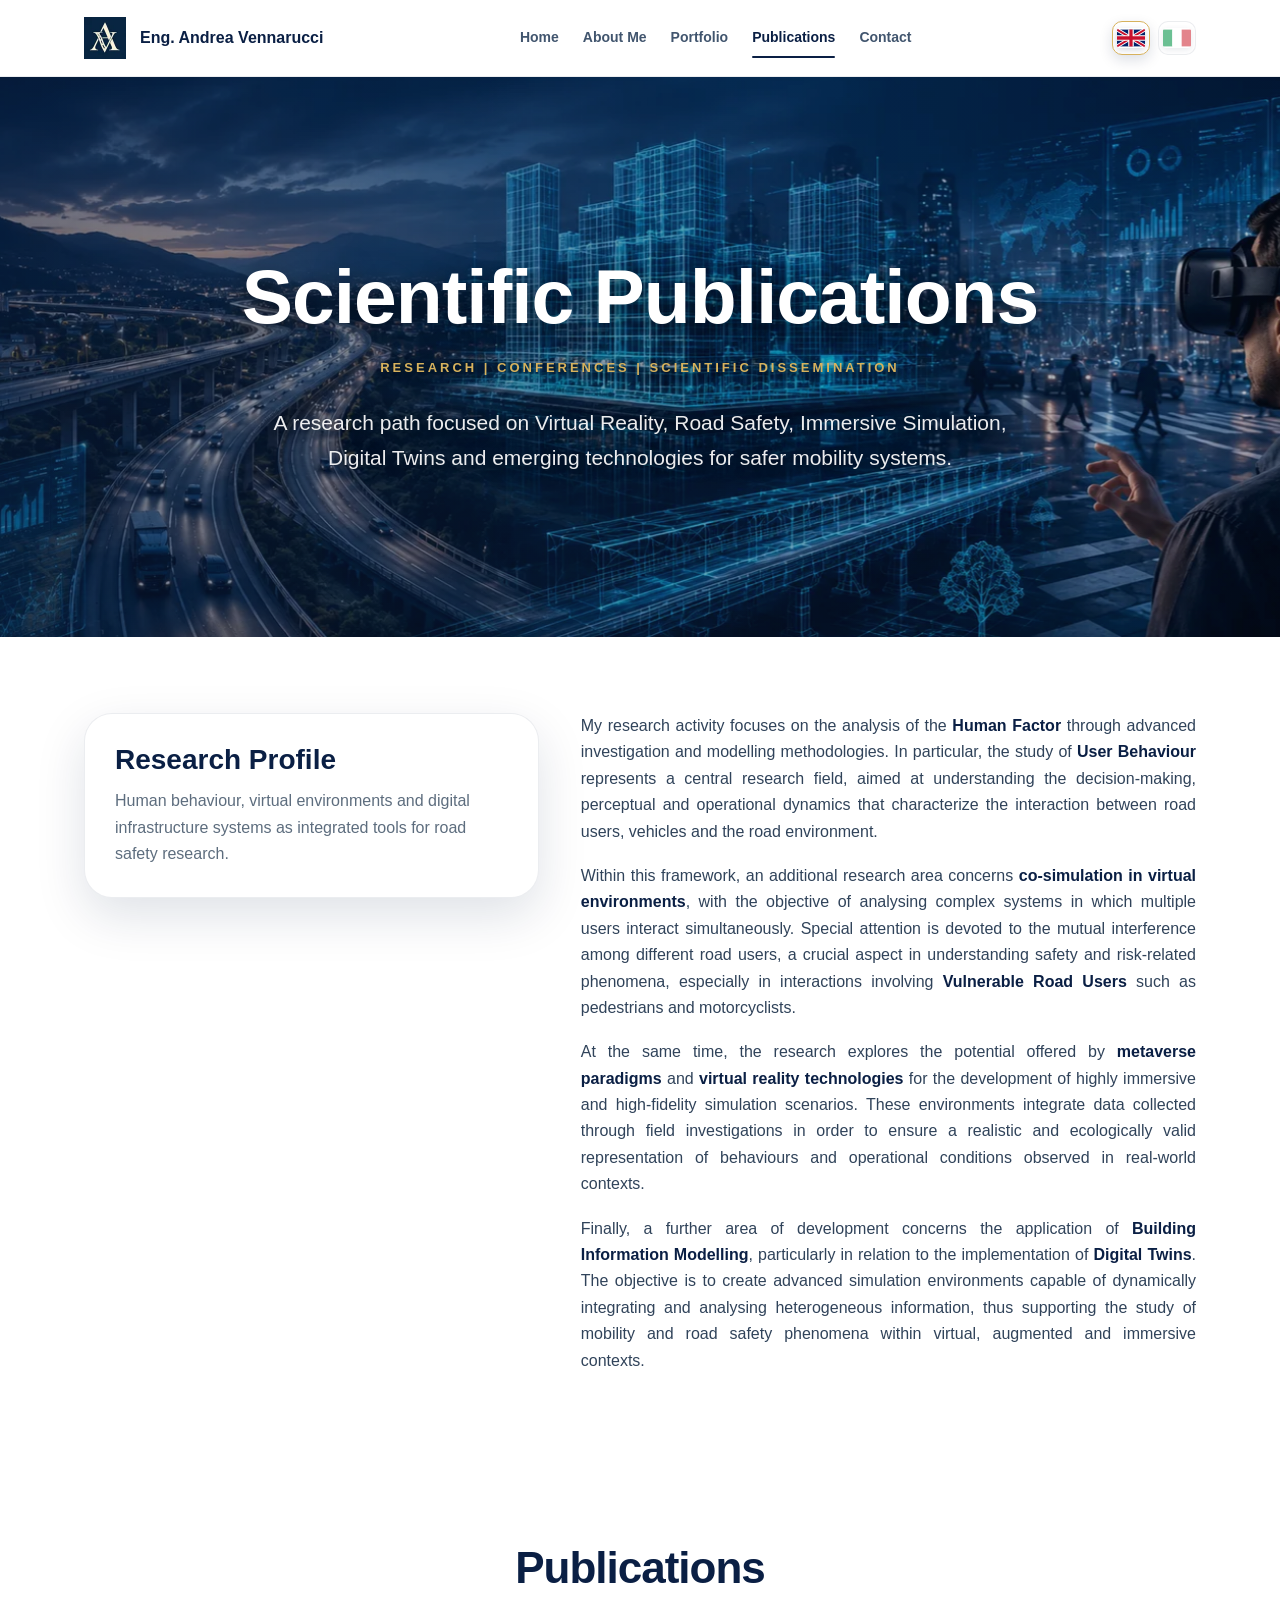
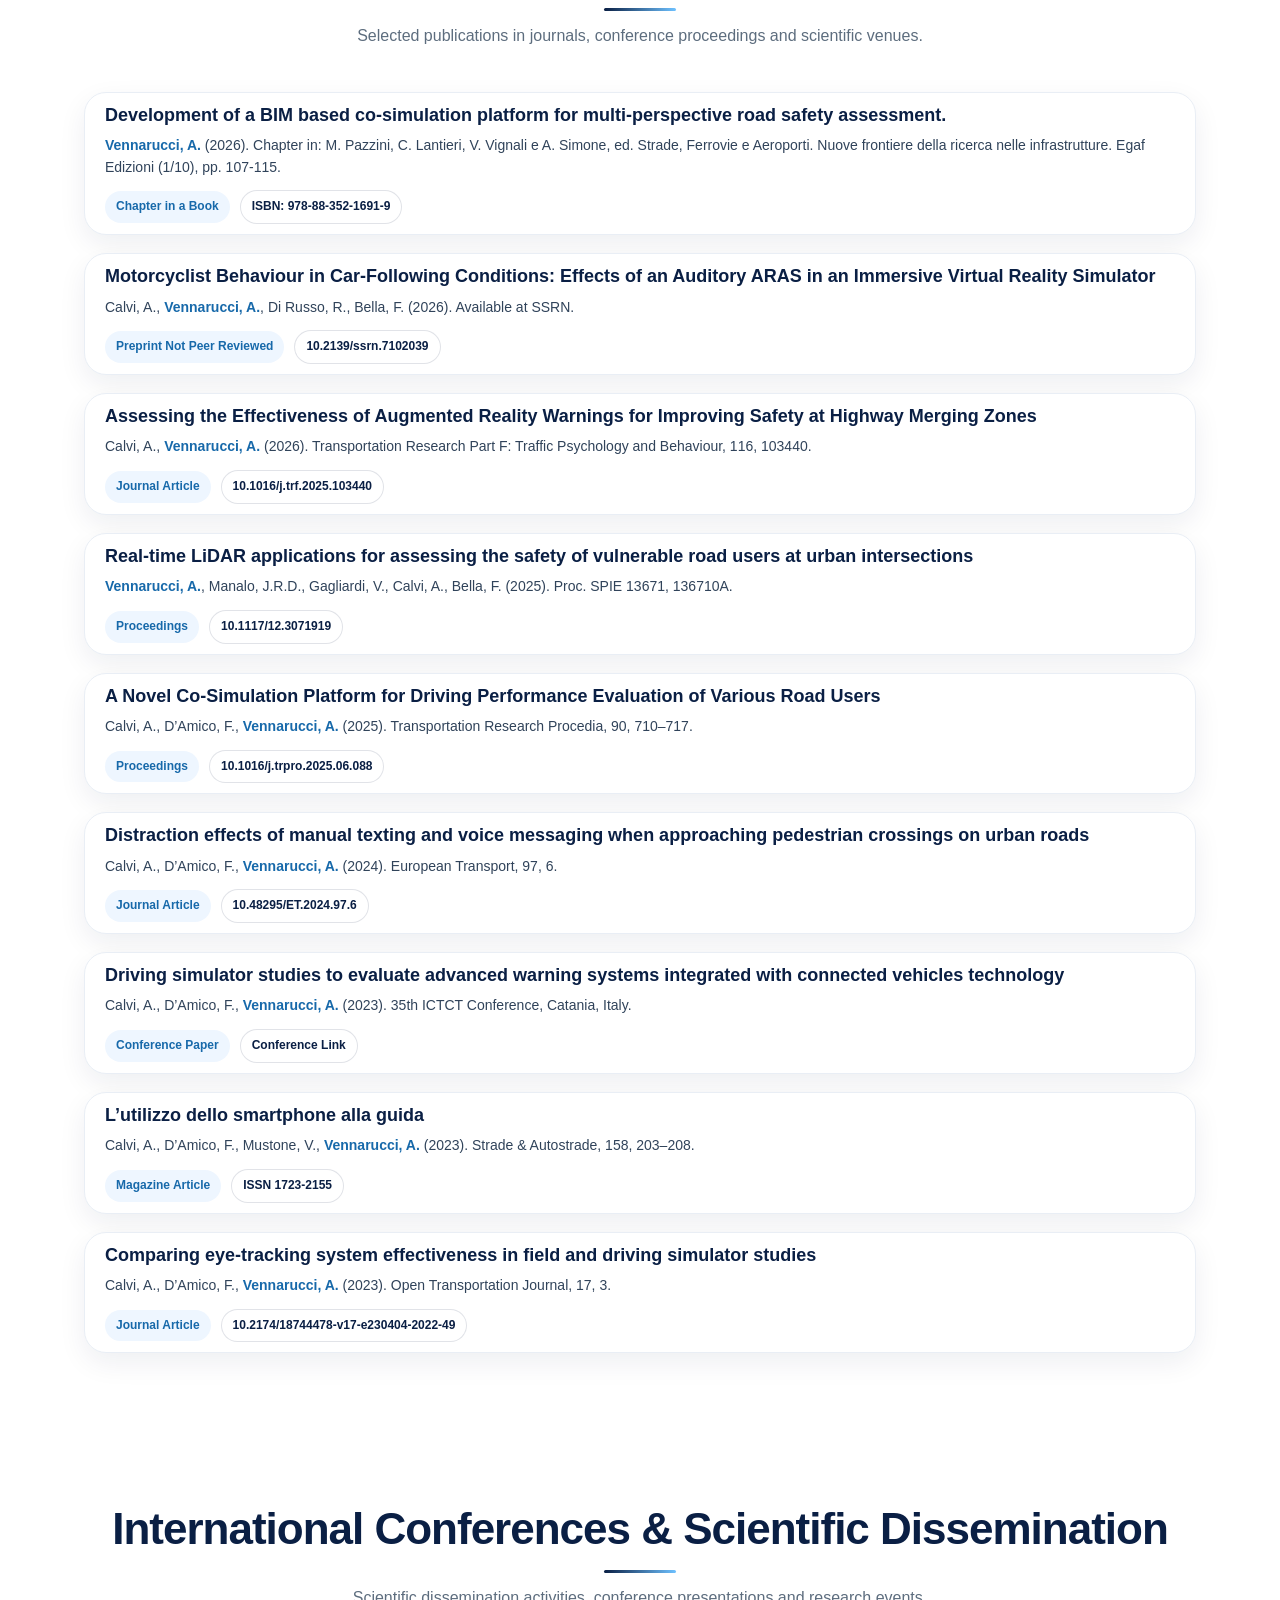
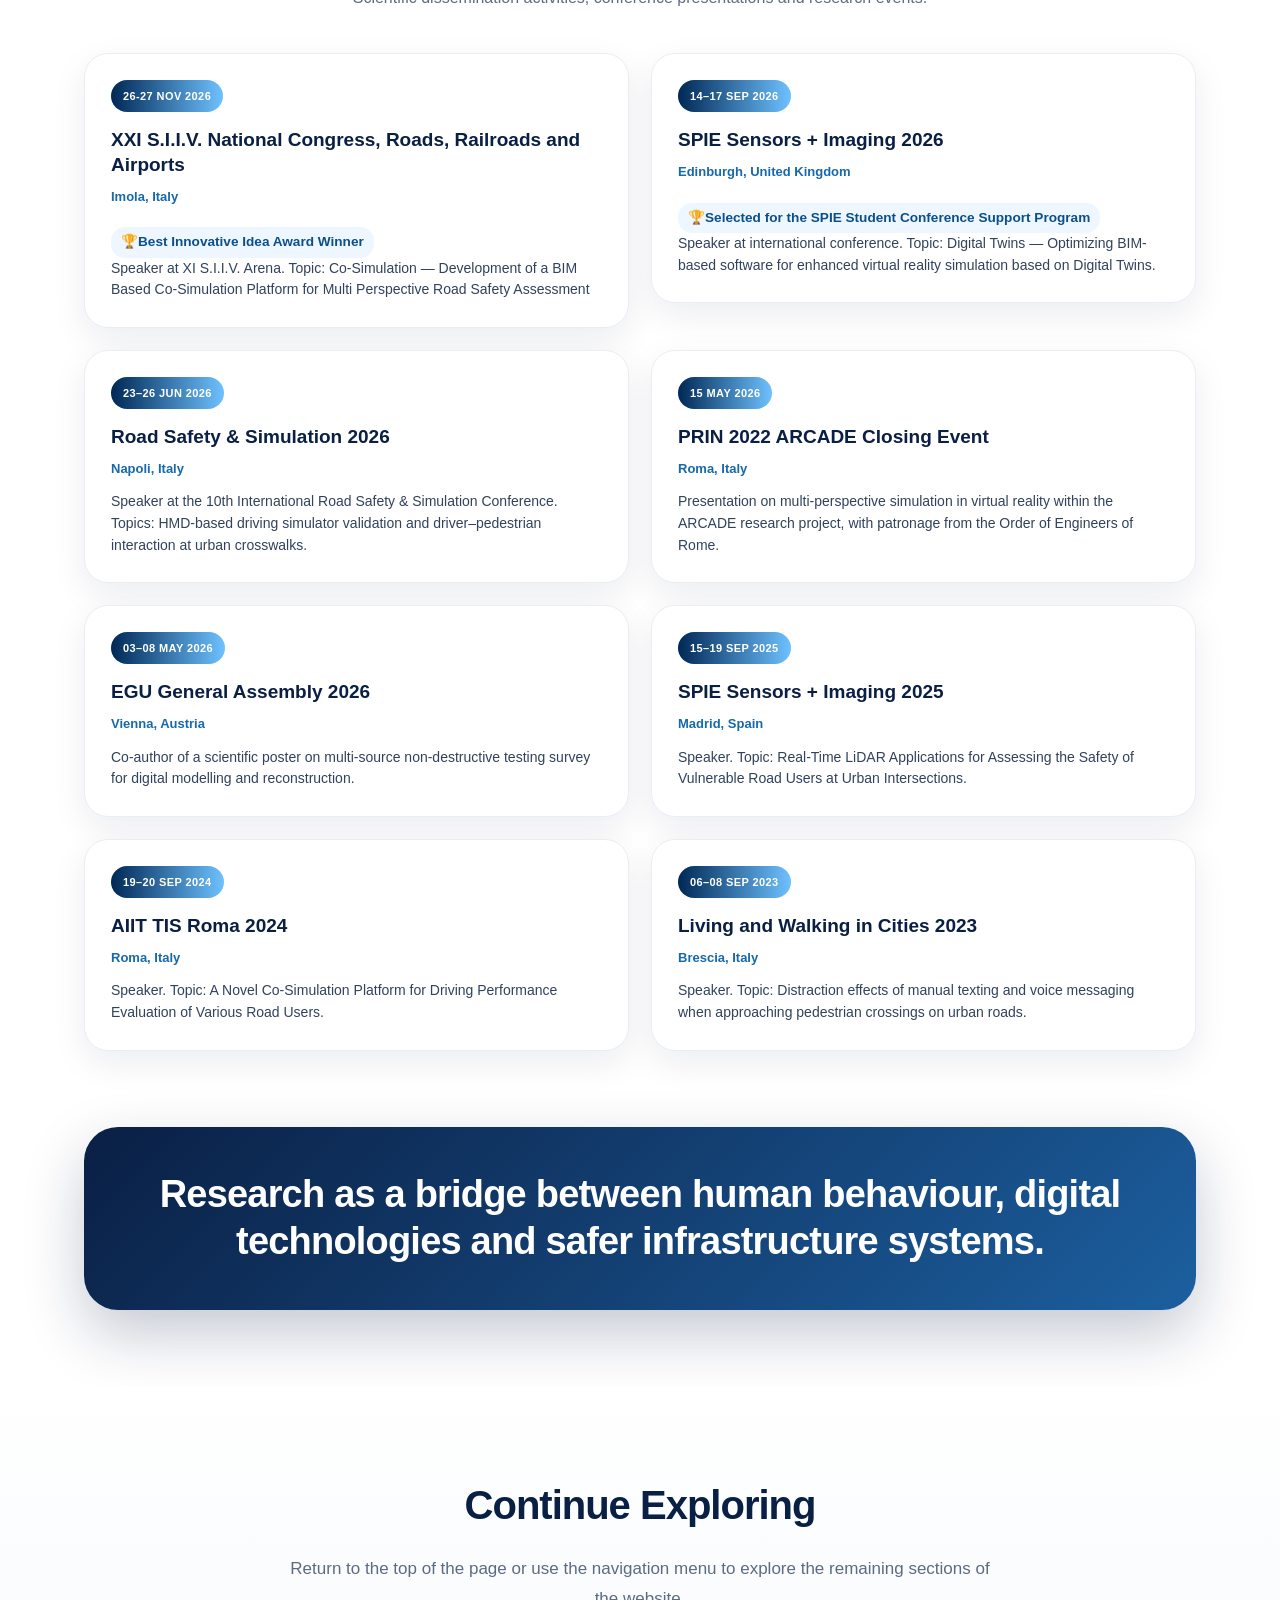
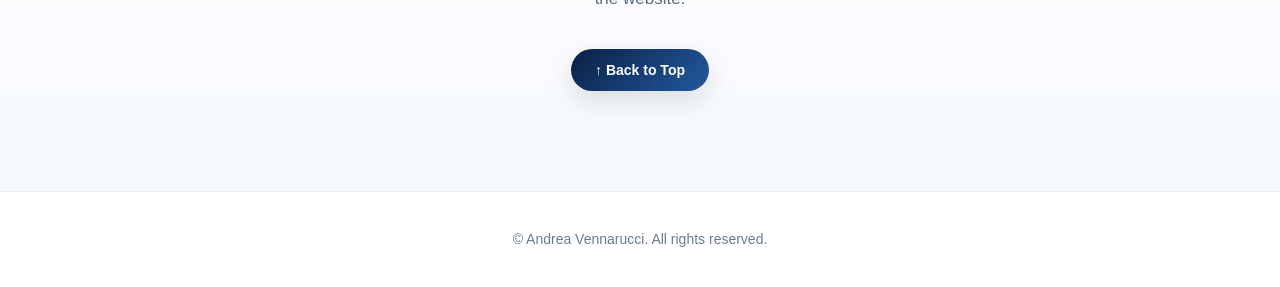
<file: ScientificPublications.html>
<!DOCTYPE html>
<html lang="en">
<head>
    <meta charset="UTF-8">
    <meta name="viewport" content="width=device-width, initial-scale=1.0">
    <title>Andrea Vennarucci - Scientific Publications</title>
    <meta name="description" content="Scientific publications and conference contributions by Andrea Vennarucci on road safety, human factors and transportation simulation." data-en="Scientific publications and conference contributions by Andrea Vennarucci on road safety, human factors and transportation simulation." data-it="Pubblicazioni scientifiche e contributi a convegni di Andrea Vennarucci su sicurezza stradale, fattori umani e simulazione dei trasporti.">
    <link rel="canonical" href="https://andreavennarucci.com/ScientificPublications.html">
    <meta property="og:type" content="website">
    <meta property="og:site_name" content="Andrea Vennarucci">
    <meta property="og:title" content="Andrea Vennarucci - Scientific Publications">
    <meta property="og:description" content="Scientific publications and conference contributions by Andrea Vennarucci on road safety, human factors and transportation simulation.">
    <meta property="og:url" content="https://andreavennarucci.com/ScientificPublications.html">
    <meta property="og:locale" content="en_GB">
    <meta property="og:image" content="https://andreavennarucci.com/image/social-preview.jpg">
    <meta property="og:image:alt" content="Andrea Vennarucci — Civil engineering and research">
    <meta name="twitter:card" content="summary_large_image">
    <link rel="icon" type="image/png" sizes="32x32" href="favicon-32x32.png">
    <link rel="icon" type="image/png" sizes="16x16" href="favicon-16x16.png">
    <link rel="apple-touch-icon" sizes="180x180" href="apple-touch-icon.png">
    <script src="assets/site.js"></script>
    <link rel="stylesheet" href="assets/ScientificPublications.css">
    <link rel="stylesheet" href="assets/site.css">
</head>
<body>
    <a class="skip-link" href="#main-content">Skip to content</a>
    <header class="site-header">

        <nav class="nav">

            <a class="brand" href="index.html">

                <img src="image/Logo-84.webp"
                     alt="Andrea Vennarucci"
                     style="width:42px;height:42px;object-fit:contain;" width="1254" height="1254" decoding="async" srcset="image/Logo-84.webp 84w, image/Logo-180.webp 180w" sizes="42px">

                <span data-i18n="brand">Eng. Andrea Vennarucci</span>

            </a>

            <div class="nav-links" id="navigation">

                <a href="/" data-i18n="navHome">Home</a>

                <a href="AboutMe.html" data-i18n="navAbout">About Me</a>

                <a href="portfolio.html" data-i18n="navPortfolio">Portfolio</a>

                <a class="active" href="ScientificPublications.html" data-i18n="navPublications">Publications</a>

                <a href="Contact.html" data-i18n="navContact">Contact</a>

            </div>


            <div class="language-switcher" aria-label="Language selection">
                <button class="language-button active" type="button" data-lang="en"
                        onclick="setLanguage('en')" aria-label="English" title="English">
                    <svg viewBox="0 0 60 36" aria-hidden="true">
                        <rect width="60" height="36" fill="#012169"></rect>
                        <path d="M0 0 L60 36 M60 0 L0 36" stroke="#ffffff" stroke-width="8"></path>
                        <path d="M0 0 L60 36 M60 0 L0 36" stroke="#c8102e" stroke-width="4"></path>
                        <path d="M30 0 V36 M0 18 H60" stroke="#ffffff" stroke-width="12"></path>
                        <path d="M30 0 V36 M0 18 H60" stroke="#c8102e" stroke-width="7"></path>
                    </svg>
                </button>
                <button class="language-button" type="button" data-lang="it"
                        onclick="setLanguage('it')" aria-label="Italiano" title="Italiano">
                    <svg viewBox="0 0 60 36" aria-hidden="true">
                        <rect x="0" width="20" height="36" fill="#009246"></rect>
                        <rect x="20" width="20" height="36" fill="#ffffff"></rect>
                        <rect x="40" width="20" height="36" fill="#ce2b37"></rect>
                    </svg>
                </button>
            </div>

            <button class="menu-toggle" type="button" aria-controls="navigation" aria-expanded="false"
                    onclick="toggleMenu()"
                    aria-label="Toggle navigation">
                ☰
            </button>

        </nav>

    </header>

    <main id="top" tabindex="-1">
        <span id="main-content" tabindex="-1"></span>
        <section class="hero">
            <img class="hero-image" src="image/HeaderHome-1600.webp" alt="Scientific publications header" width="1983" height="793" decoding="async" fetchpriority="high" srcset="image/HeaderHome-480.webp 480w, image/HeaderHome-960.webp 960w, image/HeaderHome-1600.webp 1600w" sizes="100vw">
            <div class="hero-overlay"></div>
            <div class="hero-inner">
                <div class="hero-content">
                    <h1 data-i18n="heroTitle">Scientific Publications</h1>
                    <div class="eyebrow" data-i18n="heroEyebrow">Research | Conferences | Scientific Dissemination</div>
                    <p class="hero-subtitle" data-i18n="heroSubtitle">A research path focused on Virtual Reality, Road Safety, Immersive Simulation, Digital Twins and emerging technologies for safer mobility systems.</p>
                </div>
            </div>
        </section>

        <section class="section">
            <div class="research-panel">
                <aside class="research-side">
                    <h2 data-i18n="researchTitle">Research Profile</h2>
                    <p data-i18n="researchLead">Human behaviour, virtual environments and digital infrastructure systems as integrated tools for road safety research.</p>
                </aside>
                <div class="research-copy">
                    <p data-i18n-html="researchP1">My research activity focuses on the analysis of the <span class="keyword">Human Factor</span> through advanced investigation and modelling methodologies. In particular, the study of <span class="keyword">User Behaviour</span> represents a central research field, aimed at understanding the decision-making, perceptual and operational dynamics that characterize the interaction between road users, vehicles and the road environment.</p>
                    <p data-i18n-html="researchP2">Within this framework, an additional research area concerns <span class="keyword">co-simulation in virtual environments</span>, with the objective of analysing complex systems in which multiple users interact simultaneously. Special attention is devoted to the mutual interference among different road users, a crucial aspect in understanding safety and risk-related phenomena, especially in interactions involving <span class="keyword">Vulnerable Road Users</span> such as pedestrians and motorcyclists.</p>
                    <p data-i18n-html="researchP3">At the same time, the research explores the potential offered by <span class="keyword">metaverse paradigms</span> and <span class="keyword">virtual reality technologies</span> for the development of highly immersive and high-fidelity simulation scenarios. These environments integrate data collected through field investigations in order to ensure a realistic and ecologically valid representation of behaviours and operational conditions observed in real-world contexts.</p>
                    <p data-i18n-html="researchP4">Finally, a further area of development concerns the application of <span class="keyword">Building Information Modelling</span>, particularly in relation to the implementation of <span class="keyword">Digital Twins</span>. The objective is to create advanced simulation environments capable of dynamically integrating and analysing heterogeneous information, thus supporting the study of mobility and road safety phenomena within virtual, augmented and immersive contexts.</p>
                </div>
            </div>
        </section>

        <section class="section" id="publications">
            <h2 class="section-title" data-i18n="publicationsTitle">Publications</h2>
            <p class="section-subtitle" data-i18n="publicationsSubtitle">Selected publications in journals, conference proceedings and scientific venues.</p>
            <div class="publications-list">

                <article class="publication-card" onclick="openPublication('https://catalogo.egaf.it/Strade%2C_Ferrovie_e_Aeroporti_Ed._ott._2026.html?p=pagina&cosa=16919')" role="link" tabindex="0">
                    <h3>Development of a BIM based co-simulation platform for multi-perspective road safety assessment.</h3>
                    <p><span class="author">Vennarucci, A.</span> (2026). <span data-i18n="tagChapt">Chapter in a book</span> M. Pazzini, C. Lantieri, V. Vignali e A. Simone, ed. Strade, Ferrovie e Aeroporti. Nuove frontiere della ricerca nelle infrastrutture. Egaf Edizioni (1/10), pp. 107-115.</p>
                    <div class="publication-meta"><span class="tag" data-i18n="tagChapter">Chapter in a book</span><span class="doi">ISBN: 978-88-352-1691-9</span></div>
                </article>

                <article class="publication-card" onclick="openPublication('https://ssrn.com/abstract=7102039')" role="link" tabindex="0">
                    <h3>Motorcyclist Behaviour in Car-Following Conditions: Effects of an Auditory ARAS in an Immersive Virtual Reality Simulator</h3>
                    <p>Calvi, A., <span class="author">Vennarucci, A.</span>, Di Russo, R., Bella, F. (2026). Available at SSRN.</p>
                    <div class="publication-meta"><span class="tag" data-i18n="tagPreprint">Preprint Not Peer Reviewed</span><span class="doi">10.2139/ssrn.7102039</span></div>
                </article>


                <article class="publication-card" onclick="openPublication('https://www.sciencedirect.com/science/article/pii/S136984782500395X')" role="link" tabindex="0">
                    <h3>Assessing the Effectiveness of Augmented Reality Warnings for Improving Safety at Highway Merging Zones</h3>
                    <p>Calvi, A., <span class="author">Vennarucci, A.</span> (2026). Transportation Research Part F: Traffic Psychology and Behaviour, 116, 103440.</p>
                    <div class="publication-meta"><span class="tag" data-i18n="tagJournal">Journal Article</span><span class="doi">10.1016/j.trf.2025.103440</span></div>
                </article>

                <article class="publication-card" onclick="openPublication('https://www.spiedigitallibrary.org/conference-proceedings-of-spie/13671/3071919/Real-time-LiDAR-applications-for-assessing-the-safety-of-vulnerable/10.1117/12.3071919.full')" role="link" tabindex="0">
                    <h3>Real-time LiDAR applications for assessing the safety of vulnerable road users at urban intersections</h3>
                    <p><span class="author">Vennarucci, A.</span>, Manalo, J.R.D., Gagliardi, V., Calvi, A., Bella, F. (2025). Proc. SPIE 13671, 136710A.</p>
                    <div class="publication-meta"><span class="tag" data-i18n="tagProceedings">Proceedings</span><span class="doi">10.1117/12.3071919</span></div>
                </article>

                <article class="publication-card" onclick="openPublication('https://www.sciencedirect.com/science/article/pii/S2352146525005988')" role="link" tabindex="0">
                    <h3>A Novel Co-Simulation Platform for Driving Performance Evaluation of Various Road Users</h3>
                    <p>Calvi, A., D’Amico, F., <span class="author">Vennarucci, A.</span> (2025). Transportation Research Procedia, 90, 710–717.</p>
                    <div class="publication-meta"><span class="tag" data-i18n="tagProceedings">Proceedings</span><span class="doi">10.1016/j.trpro.2025.06.088</span></div>
                </article>

                <article class="publication-card" onclick="openPublication('https://www.researchgate.net/publication/380476260_Distraction_Effects_of_Manual_Texting_and_Voice_Messaging_When_Approaching_Pedestrian_Crossings_on_Urban_Roads_a_Driving_Simulator_Study')" role="link" tabindex="0">
                    <h3>Distraction effects of manual texting and voice messaging when approaching pedestrian crossings on urban roads</h3>
                    <p>Calvi, A., D’Amico, F., <span class="author">Vennarucci, A.</span> (2024). European Transport, 97, 6.</p>
                    <div class="publication-meta"><span class="tag" data-i18n="tagJournal">Journal Article</span><span class="doi">10.48295/ET.2024.97.6</span></div>
                </article>

                <article class="publication-card" onclick="openPublication('https://ictct.net/')" role="link" tabindex="0">
                    <h3>Driving simulator studies to evaluate advanced warning systems integrated with connected vehicles technology</h3>
                    <p>Calvi, A., D’Amico, F., <span class="author">Vennarucci, A.</span> (2023). 35th ICTCT Conference, Catania, Italy.</p>
                    <div class="publication-meta"><span class="tag" data-i18n="tagConferencePaper">Conference Paper</span><span class="doi" data-i18n="tagConferenceLink">Conference Link</span></div>
                </article>

                <article class="publication-card" onclick="openPublication('https://www.stradeeautostrade.it/segnaletica-e-sicurezza/lutilizzo-dello-smartphone-alla-guida/')" role="link" tabindex="0">
                    <h3>L’utilizzo dello smartphone alla guida</h3>
                    <p>Calvi, A., D’Amico, F., Mustone, V., <span class="author">Vennarucci, A.</span> (2023). Strade & Autostrade, 158, 203–208.</p>
                    <div class="publication-meta"><span class="tag" data-i18n="tagMagazine">Magazine Article</span><span class="doi">ISSN 1723-2155</span></div>
                </article>

                <article class="publication-card" onclick="openPublication('https://www.opentransportationjournal.com/VOLUME/17/ELOCATOR/e187444782301191/FULLTEXT/')" role="link" tabindex="0">
                    <h3>Comparing eye-tracking system effectiveness in field and driving simulator studies</h3>
                    <p>Calvi, A., D’Amico, F., <span class="author">Vennarucci, A.</span> (2023). Open Transportation Journal, 17, 3.</p>
                    <div class="publication-meta"><span class="tag" data-i18n="tagJournal">Journal Article</span><span class="doi">10.2174/18744478-v17-e230404-2022-49</span></div>
                </article>

            </div>
        </section>

        <section class="section" id="conferences">
            <h2 class="section-title" data-i18n="conferencesTitle">International Conferences & Scientific Dissemination</h2>
            <p class="section-subtitle" data-i18n="conferencesSubtitle">Scientific dissemination activities, conference presentations and research events.</p>
            <div class="conference-grid">
                <a href="https://www.siiv.net/new/xxi-convegno-nazionale-s-i-i-v-universita-di-bologna-e-autodromo-internazionale-enzo-e-dino-ferrari-imola-bo-26-27-novembre-2026/" target="_blank" rel="noopener noreferrer" class="conference-link"><article class="conference-card"><span class="conference-date">26-27 Nov 2026</span><h3>XXI S.I.I.V. National Congress, Roads, Railroads and Airports</h3><div class="conference-place">Imola, Italy</div><div class="conference-award">🏆<span data-i18n="awardSIIV"></span></div><p data-i18n="confSIIV">Speaker at XI S.I.I.V. Arena. Topic: Co-Simulation — Development of a BIM Based Co-Simulation Platform for Multi Perspective Road Safety Assessment</p></article></a>
                <a href="https://spie.org/conferences-and-exhibitions/sensors-and-imaging" target="_blank" rel="noopener noreferrer" class="conference-link"><article class="conference-card"><span class="conference-date">14–17 Sep 2026</span><h3>SPIE Sensors + Imaging 2026</h3><div class="conference-place">Edinburgh, United Kingdom</div><div class="conference-award">🏆<span data-i18n="award1"></span></div><p data-i18n="conf1">Speaker at international conference. Topic: Digital Twins — Optimizing BIM-based software for enhanced virtual reality simulation based on Digital Twins.</p></article></a>
                <a href="https://www.rss2026.org/" target="_blank" rel="noopener noreferrer" class="conference-link"><article class="conference-card"><span class="conference-date">23–26 Jun 2026</span><h3>Road Safety & Simulation 2026</h3><div class="conference-place">Napoli, Italy</div><p data-i18n="conf2">Speaker at the 10th International Road Safety & Simulation Conference. Topics: HMD-based driving simulator validation and driver–pedestrian interaction at urban crosswalks.</p></article></a>
                <a href="https://www.uniroma3.it/articoli/evento-conclusivo-progetto-arcade-prin-2022-700522/" target="_blank" rel="noopener noreferrer" class="conference-link"><article class="conference-card"><span class="conference-date">15 May 2026</span><h3>PRIN 2022 ARCADE Closing Event</h3><div class="conference-place">Roma, Italy</div><p data-i18n="conf3">Presentation on multi-perspective simulation in virtual reality within the ARCADE research project, with patronage from the Order of Engineers of Rome.</p></article></a>
                <a href="https://www.egu26.eu/" target="_blank" rel="noopener noreferrer" class="conference-link"><article class="conference-card"><span class="conference-date">03–08 May 2026</span><h3>EGU General Assembly 2026</h3><div class="conference-place">Vienna, Austria</div><p data-i18n="conf4">Co-author of a scientific poster on multi-source non-destructive testing survey for digital modelling and reconstruction.</p></article></a>
                <a href="https://spie.org/conferences-and-exhibitions/sensors-and-imaging" target="_blank" rel="noopener noreferrer" class="conference-link"><article class="conference-card"><span class="conference-date">15–19 Sep 2025</span><h3>SPIE Sensors + Imaging 2025</h3><div class="conference-place">Madrid, Spain</div><p data-i18n="conf5">Speaker. Topic: Real-Time LiDAR Applications for Assessing the Safety of Vulnerable Road Users at Urban Intersections.</p></article></a>
                <a href="https://tisroma.aiit.it/" target="_blank" rel="noopener noreferrer" class="conference-link"><article class="conference-card"><span class="conference-date">19–20 Sep 2024</span><h3>AIIT TIS Roma 2024</h3><div class="conference-place">Roma, Italy</div><p data-i18n="conf6">Speaker. Topic: A Novel Co-Simulation Platform for Driving Performance Evaluation of Various Road Users.</p></article></a>
                <a href="https://lwc.unibs.it/previousevents/2023" target="_blank" rel="noopener noreferrer" class="conference-link"><article class="conference-card"><span class="conference-date">06–08 Sep 2023</span><h3>Living and Walking in Cities 2023</h3><div class="conference-place">Brescia, Italy</div><p data-i18n="conf7">Speaker. Topic: Distraction effects of manual texting and voice messaging when approaching pedestrian crossings on urban roads.</p></article></a>
            </div>
        </section>

       

        <section class="quote"><div class="quote-box"><p data-i18n="quote">Research as a bridge between human behaviour, digital technologies and safer infrastructure systems.</p></div></section>

        <section class="back-top">
            <h2 data-i18n="continueTitle">Continue Exploring</h2>
            <p data-i18n="continueText">Return to the top of the page or use the navigation menu to explore the remaining sections of the website.</p>
            <button class="button button-primary" type="button" onclick="scrollToTop()" data-i18n="backTopButton">↑ Back to Top</button>
        </section>
    </main>

    <footer class="footer" data-i18n="footer">© Andrea Vennarucci. All rights reserved.</footer>

    <script>

        let currentLanguage = siteStorage.getItem("siteLanguage") || "en";

        const translations = {
            en: {
                pageTitle: "Andrea Vennarucci - Scientific Publications",
                brand: "Eng. Andrea Vennarucci",
                navHome: "Home",
                navAbout: "About Me",
                navPortfolio: "Portfolio",
                navPublications: "Publications",
                navContact: "Contact",
                heroTitle: "Scientific Publications",
                heroEyebrow: "Research | Conferences | Scientific Dissemination",
                heroSubtitle: "A research path focused on Virtual Reality, Road Safety, Immersive Simulation, Digital Twins and emerging technologies for safer mobility systems.",
                researchTitle: "Research Profile",
                researchLead: "Human behaviour, virtual environments and digital infrastructure systems as integrated tools for road safety research.",
                researchP1: 'My research activity focuses on the analysis of the <span class="keyword">Human Factor</span> through advanced investigation and modelling methodologies. In particular, the study of <span class="keyword">User Behaviour</span> represents a central research field, aimed at understanding the decision-making, perceptual and operational dynamics that characterize the interaction between road users, vehicles and the road environment.',
                researchP2: 'Within this framework, an additional research area concerns <span class="keyword">co-simulation in virtual environments</span>, with the objective of analysing complex systems in which multiple users interact simultaneously. Special attention is devoted to the mutual interference among different road users, a crucial aspect in understanding safety and risk-related phenomena, especially in interactions involving <span class="keyword">Vulnerable Road Users</span> such as pedestrians and motorcyclists.',
                researchP3: 'At the same time, the research explores the potential offered by <span class="keyword">metaverse paradigms</span> and <span class="keyword">virtual reality technologies</span> for the development of highly immersive and high-fidelity simulation scenarios. These environments integrate data collected through field investigations in order to ensure a realistic and ecologically valid representation of behaviours and operational conditions observed in real-world contexts.',
                researchP4: 'Finally, a further area of development concerns the application of <span class="keyword">Building Information Modelling</span>, particularly in relation to the implementation of <span class="keyword">Digital Twins</span>. The objective is to create advanced simulation environments capable of dynamically integrating and analysing heterogeneous information, thus supporting the study of mobility and road safety phenomena within virtual, augmented and immersive contexts.',
                publicationsTitle: "Publications",
                publicationsSubtitle: "Selected publications in journals, conference proceedings and scientific venues.",
                conferencesTitle: "International Conferences & Scientific Dissemination",
                conferencesSubtitle: "Scientific dissemination activities, conference presentations and research events.",
                tagPreprint: "Preprint Not Peer Reviewed",
                tagJournal: "Journal Article",
                tagProceedings: "Proceedings",
                tagConferencePaper: "Conference Paper",
                tagMagazine: "Magazine Article",
                tagConferenceLink: "Conference Link",
                tagChapter: "Chapter in a Book",
                tagChapt: "Chapter in:",
                conf1: "Speaker at international conference. Topic: Digital Twins — Optimizing BIM-based software for enhanced virtual reality simulation based on Digital Twins.",
                award1: "Selected for the SPIE Student Conference Support Program",
                conf2: "Speaker at the 10th International Road Safety & Simulation Conference. Topics: HMD-based driving simulator validation and driver–pedestrian interaction at urban crosswalks.",
                conf3: "Presentation on multi-perspective simulation in virtual reality within the ARCADE research project, with patronage from the Order of Engineers of Rome.",
                conf4: "Co-author of a scientific poster on multi-source non-destructive testing survey for digital modelling and reconstruction.",
                conf5: "Speaker. Topic: Real-Time LiDAR Applications for Assessing the Safety of Vulnerable Road Users at Urban Intersections.",
                conf6: "Speaker. Topic: A Novel Co-Simulation Platform for Driving Performance Evaluation of Various Road Users.",
                conf7: "Speaker. Topic: Distraction effects of manual texting and voice messaging when approaching pedestrian crossings on urban roads.",
                quote: "Research as a bridge between human behaviour, digital technologies and safer infrastructure systems.",
                continueTitle: "Continue Exploring",
                continueText: "Return to the top of the page or use the navigation menu to explore the remaining sections of the website.",
                backTopButton: "↑ Back to Top",
                footer: "© Andrea Vennarucci. All rights reserved.",
                publicationCta: "Read publication →",
                awardSIIV: "Best Innovative Idea Award Winner",
                confSIIV:"Speaker at XI S.I.I.V. Arena. Topic: Co-Simulation — Development of a BIM Based Co-Simulation Platform for Multi Perspective Road Safety Assessment",
            },
            it: {
                pageTitle: "Andrea Vennarucci - Pubblicazioni scientifiche",
                brand: "Ing. Andrea Vennarucci",
                navHome: "Home",
                navAbout: "Chi sono",
                navPortfolio: "Portfolio",
                navPublications: "Pubblicazioni",
                navContact: "Contatti",
                heroTitle: "Pubblicazioni scientifiche",
                heroEyebrow: "Ricerca | Conferenze | Divulgazione scientifica",
                heroSubtitle: "Un percorso di ricerca dedicato alla sicurezza stradale, alla simulazione immersiva, ai Digital Twin e alle tecnologie emergenti per sistemi di mobilità più sicuri.",
                researchTitle: "Profilo di ricerca",
                researchLead: "Comportamento umano, ambienti virtuali e sistemi infrastrutturali digitali come strumenti integrati per la ricerca sulla sicurezza stradale.",
                researchP1: 'La mia attività di ricerca si concentra sull’analisi del <span class="keyword">fattore umano</span> mediante metodologie avanzate di indagine e modellazione. In particolare, lo studio del <span class="keyword">comportamento degli utenti</span> rappresenta un ambito centrale, finalizzato a comprendere le dinamiche decisionali, percettive e operative che caratterizzano l’interazione tra utenti della strada, veicoli e ambiente stradale.',
                researchP2: 'In questo quadro, un ulteriore ambito di ricerca riguarda la <span class="keyword">co-simulazione in ambienti virtuali</span>, con l’obiettivo di analizzare sistemi complessi nei quali più utenti interagiscono simultaneamente. Particolare attenzione è rivolta alle interferenze reciproche tra differenti utenti della strada, soprattutto nelle interazioni che coinvolgono <span class="keyword">utenti vulnerabili</span> quali pedoni e motociclisti.',
                researchP3: 'La ricerca esplora inoltre le potenzialità offerte dai <span class="keyword">paradigmi del metaverso</span> e dalle <span class="keyword">tecnologie di realtà virtuale</span> per lo sviluppo di scenari di simulazione altamente immersivi e ad elevata fedeltà. Questi ambienti integrano dati raccolti mediante indagini sul campo, al fine di garantire una rappresentazione realistica ed ecologicamente valida dei comportamenti e delle condizioni operative osservate nei contesti reali.',
                researchP4: 'Un ulteriore ambito di sviluppo riguarda infine l’applicazione del <span class="keyword">Building Information Modelling</span>, con particolare riferimento all’implementazione dei <span class="keyword">Digital Twin</span>. L’obiettivo è creare ambienti di simulazione avanzati capaci di integrare e analizzare dinamicamente informazioni eterogenee, supportando lo studio dei fenomeni di mobilità e sicurezza stradale in contesti virtuali, aumentati e immersivi.',
                publicationsTitle: "Pubblicazioni",
                publicationsSubtitle: "Selezione di pubblicazioni su riviste e atti di convegni.",
                conferencesTitle: "Conferenze internazionali e divulgazione scientifica",
                conferencesSubtitle: "Attività di divulgazione scientifica, presentazioni a conferenze ed eventi di ricerca.",
                tagPreprint: "Preprint non sottoposto a peer review",
                tagJournal: "Articolo su rivista",
                tagProceedings: "Atti di convegno",
                tagConferencePaper: "Contributo a conferenza",
                tagMagazine: "Articolo divulgativo",
                tagConferenceLink: "Link alla conferenza",
                tagChapter: "Capitolo in un Libro",
                tagChapt: "Capitolo in:",
                conf1: "Relatore a conferenza internazionale. Tema: Digital Twins — Optimizing BIM-based software for enhanced virtual reality simulation based on Digital Twins.",
                award1:"Selezionato per lo SPIE Student Conference Support Program",
                conf2: "Relatore alla 10th International Road Safety & Simulation Conference. Temi: validazione di un simulatore di guida basato su HMD e interazione conducente–pedone in corrispondenza degli attraversamenti urbani.",
                conf3: "Presentazione sulla simulazione multiprospettica in realtà virtuale nell’ambito del progetto di ricerca ARCADE, con il patrocinio dell’Ordine degli Ingegneri di Roma.",
                conf4: "Coautore di un poster scientifico su indagini non distruttive multi-sorgente per la modellazione e la ricostruzione digitale.",
                conf5: "Relatore. Tema: Real-Time LiDAR Applications for Assessing the Safety of Vulnerable Road Users at Urban Intersections.",
                conf6: "Relatore. Tema: A Novel Co-Simulation Platform for Driving Performance Evaluation of Various Road Users.",
                conf7: "Relatore. Tema: Distraction effects of manual texting and voice messaging when approaching pedestrian crossings on urban roads.",
                confSIIV:"Relatore nella XI S.I.I.V. Arena. Tema: Co-Simulation — Development of a BIM Based Co-Simulation Platform for Multi Perspective Road Safety Assessment",
                quote: "La ricerca come ponte tra comportamento umano, tecnologie digitali e sistemi infrastrutturali più sicuri.",
                continueTitle: "Continua a esplorare",
                continueText: "Torna all’inizio della pagina oppure utilizza il menu di navigazione per consultare le altre sezioni del sito.",
                backTopButton: "↑ Torna all’inizio",
                footer: "© Andrea Vennarucci. Tutti i diritti riservati.",
                publicationCta: "Leggi la pubblicazione →",
                awardSIIV:"Vincitore del Premio per la migliore idea innovativa",
            }
        };

        function setLanguage(language) {
            currentLanguage = translations[language] ? language : "en";
            const dictionary = translations[currentLanguage];

            document.documentElement.lang = currentLanguage;
            document.title = dictionary.pageTitle;
            document.documentElement.style.setProperty("--publication-cta", '"' + dictionary.publicationCta + '"');

            applyTranslations(dictionary);

            document.querySelectorAll(".language-button").forEach(function (button) {
                const active = button.dataset.lang === currentLanguage;
                button.classList.toggle("active", active);
                button.setAttribute("aria-pressed", active ? "true" : "false");
            });

            siteStorage.setItem("siteLanguage", currentLanguage);
        }

        setLanguage(currentLanguage);



        function openPublication(url) { window.open(url, '_blank', 'noopener') }
        document.querySelectorAll('.publication-card[role="link"]').forEach(function (card) { card.addEventListener('keydown', function (e) { if (e.key === 'Enter' || e.key === ' ') { e.preventDefault(); card.click(); } }) })

    </script>
</body>
</html>
</file>
<file: assets/index.css>
:root {
            --navy: #0a1f44;
            --navy-2: #163b73;
            --ink: #14213d;
            --muted: #5d6d7e;
            --paper: #ffffff;
            --gold: #d7b25d;
            --shadow: 0 18px 50px rgba(10,31,68,.13);
            --radius: 28px;
            --max: 1160px;
        }


        .nav-links .nav-poetry {
            color: #b9a484;
            font-family: Georgia, "Times New Roman", serif;
            font-size: 16px;
            font-style: italic;
            font-weight: 400;
            letter-spacing: 0.02em;
            text-transform: none;
        }

            .nav-links .nav-poetry:hover {
                color: #8c7452;
            }

                .nav-links .nav-poetry:hover::after {
                    background: #b9a484;
                }

        body {
            margin: 0;
            font-family: "Segoe UI",Arial,sans-serif;
            color: var(--ink);
            background: #ffffff;
            line-height: 1.65;
        }

        a {
            color: inherit;
            text-decoration: none
        }

        .site-header {
            position: sticky;
            top: 0;
            z-index: 50;
            background: rgba(255,255,255,.92);
            backdrop-filter: blur(14px);
            border-bottom: 1px solid rgba(10,31,68,.08);
        }

        .nav {
            max-width: var(--max);
            margin: auto;
            min-height: 76px;
            display: flex;
            align-items: center;
            justify-content: space-between;
            gap: 28px;
            padding: 0 24px;
        }

        .brand {
            display: flex;
            align-items: center;
            gap: 14px;
            font-weight: 800;
            color: var(--navy);
            letter-spacing: .2px;
        }

        .brand-logo {
            width: 42px;
            height: 42px;
            border-radius: 13px;
            display: grid;
            place-items: center;
            background: linear-gradient(135deg,var(--navy),#2d75bd);
            color: white;
            font-family: Georgia,serif;
            font-size: 20px;
            box-shadow: 0 8px 20px rgba(10,31,68,.18);
        }

        .nav-links {
            display: flex;
            gap: 24px;
            align-items: center;
            font-size: 14px;
            font-weight: 650;
            color: #41556e;
        }

            .nav-links a {
                position: relative;
                padding: 26px 0;
            }

                .nav-links a.active,
                .nav-links a:hover {
                    color: var(--navy);
                }

                    .nav-links a.active::after,
                    .nav-links a:hover::after {
                        content: "";
                        position: absolute;
                        left: 0;
                        right: 0;
                        bottom: 18px;
                        height: 2px;
                        background: var(--navy);
                        border-radius: 99px;
                    }


        .menu-toggle {
            display: none;
            border: 0;
            background: transparent;
            font-size: 30px;
            color: var(--navy);
            cursor: pointer;
        }

        .hero {
            position: relative;
            overflow: hidden;
            min-height: 620px;
            padding: 120px 24px 100px;
        }

        .hero-image {
            position: absolute;
            top: 0;
            left: 0;
            width: 100%;
            height: 100%;
            object-fit: cover;
            object-position: 90% top;
            transform: translateY(0) scale(1.05);
            will-change: transform;
            z-index: 0;
        }

        .hero-overlay {
            position: absolute;
            inset: 0;
            background: linear-gradient(90deg,rgba(10,31,68,.20),rgba(10,31,68,.34),rgba(10,31,68,.18));
            z-index: 1;
        }

        .hero-inner {
            position: relative;
            z-index: 2;
            max-width: var(--max);
            min-height: 380px;
            margin: auto;
            display: flex;
            align-items: center;
            justify-content: center;
            text-align: center;
        }

        .hero-content {
            max-width: 840px;
            margin: 0 auto;
        }

        h1 {
            font-size: clamp(44px,6vw,82px);
            font-weight: 600;
            line-height: 1;
            margin: 0 0 24px;
            color: #ffffff;
            letter-spacing: -1px;
            text-shadow: 0 5px 24px rgba(0,0,0,.65);
        }

        .eyebrow {
            text-transform: uppercase;
            letter-spacing: 3px;
            font-size: 13px;
            font-weight: 600;
            color: var(--gold);
            margin-bottom: 30px;
            text-shadow: 0 3px 12px rgba(0,0,0,.60);
        }

        .hero-statement {
            color: rgba(255,255,255,.92);
            font-size: clamp(17px,2vw,22px);
            line-height: 1.55;
            max-width: 820px;
            margin: 0 auto;
            text-shadow: 0 3px 14px rgba(0,0,0,.55);
        }

        .hero-actions {
            display: flex;
            justify-content: center;
            gap: 14px;
            flex-wrap: wrap;
            margin-top: 32px;
        }

        .button {
            display: inline-flex;
            align-items: center;
            justify-content: center;
            padding: 13px 24px;
            border-radius: 999px;
            background: #ffffff;
            color: var(--navy);
            font-weight: 800;
            font-size: 14px;
            border: 1px solid rgba(215,178,93,.55);
            box-shadow: 0 10px 28px rgba(0,0,0,.18);
            transition: transform .25s ease,box-shadow .25s ease,background .25s ease;
            cursor: pointer;
        }

            .button:hover {
                transform: translateY(-3px);
                box-shadow: 0 16px 34px rgba(0,0,0,.25);
            }

        .button-primary {
            background: linear-gradient(135deg,#0a1f44,#235aa0);
            color: white;
            border: 0;
        }

        .section {
            position: relative;
            z-index: 3;
            max-width: var(--max);
            margin: auto;
            padding: 76px 24px;
            background: transparent;
        }

        .section-after-quote {
            padding-top: 20px;
        }

        .section-title {
            text-align: center;
            font-size: clamp(28px,4vw,44px);
            line-height: 1.1;
            margin: 0 0 12px;
            color: var(--navy);
            letter-spacing: -1px;
        }

        .section-subtitle {
            text-align: center;
            max-width: 830px;
            margin: 0 auto 42px;
            color: var(--muted);
            font-size: 16px;
        }

        .cards-grid {
            display: grid;
            grid-template-columns: repeat(3,1fr);
            gap: 24px;
        }

        .home-card {
            background: #ffffff;
            border: 1px solid #e9eef5;
            border-radius: 26px;
            padding: 28px;
            min-height: 350px;
            box-shadow: 0 12px 34px rgba(10,31,68,.08);
            transition: transform .25s ease,box-shadow .25s ease,border-color .25s ease;
            display: flex;
            flex-direction: column;
            align-items: center;
            text-align: center;
        }

            .home-card:hover {
                transform: translateY(-7px);
                box-shadow: 0 20px 42px rgba(10,31,68,.15);
                border-color: #6ec1ff;
            }

        .card-icon {
            width: 100%;
            height: 150px;
            object-fit: contain;
            margin-bottom: 22px;
        }

        .home-card h2 {
            margin: 0 0 12px;
            color: var(--navy);
            font-size: 22px;
            letter-spacing: 1px;
            text-transform: uppercase;
        }

        .home-card p {
            color: #465a70;
            margin: 0 0 24px;
            font-size: 14px;
            line-height: 1.6;
            flex: 1;
        }

        .profile-highlight {
            display: grid;
            grid-template-columns: .9fr 1.1fr;
            gap: 38px;
            align-items: center;
            background: linear-gradient(135deg,#f8fbff,#ffffff);
            border: 1px solid rgba(10,31,68,.08);
            border-radius: 34px;
            padding: 34px;
            box-shadow: var(--shadow);
        }

        .profile-highlight-image {
            width: 100%;
            border-radius: 26px;
            display: block;
            box-shadow: 0 16px 38px rgba(10,31,68,.16);
        }

        .profile-highlight h2 {
            margin: 0 0 18px;
            color: var(--navy);
            font-size: clamp(26px,4vw,40px);
            line-height: 1.12;
        }

        .profile-highlight p {
            color: #30435a;
            font-size: 16px;
            margin: 0 0 24px;
            text-align: justify;
        }

        .keyword {
            color: var(--navy);
            font-weight: 800;
        }

        .highlights-grid {
            display: grid;
            grid-template-columns: repeat(4,1fr);
            gap: 18px;
            margin-top: 34px;
        }

        .highlight-card {
            background: #ffffff;
            border: 1px solid #e7edf5;
            border-radius: 22px;
            padding: 24px 22px;
            box-shadow: 0 10px 28px rgba(10,31,68,.08);
            text-align: center;
            transition: transform .25s ease,box-shadow .25s ease,border-color .25s ease;
        }

            .highlight-card:hover {
                transform: translateY(-5px);
                box-shadow: 0 16px 34px rgba(10,31,68,.13);
                border-color: rgba(35,90,160,.35);
            }

            .highlight-card h3 {
                margin: 0 0 10px;
                color: var(--navy);
                font-size: 18px;
                line-height: 1.25;
            }

            .highlight-card p {
                margin: 0;
                color: #52657b;
                font-size: 14px;
                line-height: 1.55;
            }

        .quote {
            max-width: var(--max);
            margin: 0 auto;
            padding: 0 24px 18px;
            position: relative;
            z-index: 3;
            background: transparent;
        }


        .quote-box {
            border-radius: 34px;
            padding: 44px;
            background: linear-gradient(135deg,var(--navy),#1c5f9f);
            color: white;
            box-shadow: 0 24px 60px rgba(10,31,68,.24);
            position: relative;
            overflow: hidden;
            text-align: center;
        }

            .quote-box p {
                position: relative;
                margin: 0;
                font-size: clamp(23px,3vw,38px);
                line-height: 1.25;
                font-weight: 700;
                letter-spacing: -.8px;
            }

        .contact-section {
            position: relative;
            z-index: 3;
            background: #ffffff;
            padding: 52px 20px 96px;
            text-align: center;
        }

            .contact-section h2 {
                font-size: clamp(28px,4vw,40px);
                color: var(--navy);
                margin: 0 0 16px;
                letter-spacing: -1px;
            }

            .contact-section p {
                color: #5c6b82;
                font-size: 17px;
                margin: 0 auto 30px;
                max-width: 640px;
            }

        .contact-links {
            display: flex;
            justify-content: center;
            gap: 14px;
            flex-wrap: wrap;
        }

        .footer {
            padding: 34px 24px;
            text-align: center;
            color: #6b7c8f;
            border-top: 1px solid rgba(10,31,68,.08);
            background: #fff;
            font-size: 14px;
        }

        @media(max-width:980px) {
            .cards-grid {
                grid-template-columns: 1fr;
            }

            .highlights-grid {
                grid-template-columns: repeat(2,1fr);
            }
        }

        @media(max-width:860px) {
            .nav {
                min-height: 68px;
            }


            .menu-toggle {
                display: block;
            }

            .nav-links {
                position: absolute;
                left: 0;
                right: 0;
                top: 68px;
                display: none;
                flex-direction: column;
                gap: 0;
                background: white;
                border-bottom: 1px solid rgba(10,31,68,.08);
                box-shadow: 0 18px 40px rgba(10,31,68,.12);
            }

                .nav-links.open {
                    display: flex;
                }

                .nav-links a {
                    width: 100%;
                    padding: 16px 24px;
                }

                    .nav-links a.active::after,
                    .nav-links a:hover::after {
                        display: none;
                    }

            .hero {
                min-height: 560px;
                padding: 100px 18px 80px;
            }

            .hero-image {
                height: 110%;
                object-position: 85% top;
            }

            .hero-inner {
                min-height: 360px;
            }

            .profile-highlight {
                grid-template-columns: 1fr;
            }

            .highlights-grid {
                grid-template-columns: 1fr;
            }

            .section {
                padding: 54px 18px;
            }

            .quote {
                padding: 0 18px 18px;
            }

            .section-after-quote {
                padding-top: 18px;
            }

            .quote-box {
                padding: 32px 26px;
            }

            .brand span:last-child {
                font-size: 15px;
            }
        }

        @media(max-width:520px) {
            .hero {
                min-height: 500px;
                padding: 90px 16px 70px;
            }

            .hero-image {
                object-position: 78% top;
            }

            h1 {
                font-size: clamp(38px,10vw,54px);
            }

            .eyebrow {
                font-size: 11px;
                letter-spacing: 2px;
            }

            .hero-statement {
                font-size: 16px;
            }

            .home-card {
                padding: 24px;
                border-radius: 22px;
            }

            .card-icon {
                height: 120px;
            }
        }
</file>
<file: assets/site.css>
* { box-sizing: border-box; }
:where(img[width][height]) { height: auto; }
html { scroll-behavior: smooth; }
.skip-link { position: fixed; left: 12px; top: 8px; z-index: 10000; padding: 12px 20px; background: #fff; color: #0a1f44; transform: translateY(-200%); }
.skip-link:focus { transform: translateY(0); }
:focus-visible { outline: 3px solid #2674bf; outline-offset: 4px; }
img:not(.hero-image) { max-width: 100%; }
@media (prefers-reduced-motion: reduce) {
    html { scroll-behavior: auto !important; }
    *, *::before, *::after { animation: none !important; transition: none !important; scroll-behavior: auto !important; }
    .hero-image { transform: none !important; }
    .apparizione { opacity: 1 !important; transform: none !important; }
}

.language-switcher {
            display: flex;
            align-items: center;
            gap: 8px;
            margin-left: 4px;
        }

.language-button {
            width: 38px;
            height: 34px;
            padding: 0;
            border: 1px solid rgba(10,31,68,.14);
            border-radius: 10px;
            background: #ffffff;
            display: inline-flex;
            align-items: center;
            justify-content: center;
            cursor: pointer;
            opacity: .58;
            overflow: hidden;
            transition: opacity .2s ease, transform .2s ease, border-color .2s ease, box-shadow .2s ease;
        }

.language-button svg {
                width: 28px;
                height: 20px;
                display: block;
                border-radius: 3px;
                box-shadow: 0 2px 6px rgba(10,31,68,.16);
            }

.language-button:hover {
                opacity: 1;
                transform: translateY(-2px);
                border-color: rgba(10,31,68,.34);
            }

.language-button.active {
                opacity: 1;
                border-color: var(--gold);
                box-shadow: 0 5px 14px rgba(10,31,68,.14);
            }
</file>
<file: assets/editorial.css>
/* Editorial system — content stays in the original bilingual documents. */
@import url('https://fonts.googleapis.com/css2?family=DM+Sans:wght@400;500;600;700&family=Libre+Caslon+Display&display=swap');

body.editorial {
    --paper: #f8f6f1; --ink: #252622; --navy: #252622; --navy-2: #484a43;
    --muted: #676a63; --gold: #a84422; --accent: #a84422; --line: #d6d5cc;
    --soft: #efede5; --shadow: none; --radius: 0; --max: 1320px;
    --background: #f8f6f1; --background-light: #fdfbf6; --text: #252622;
    --text-soft: #676a63; --accent-light: #d1a58e; --dark: #252622; --light: #f8f6f1;
    margin: 0; background: var(--paper); color: var(--ink);
    font: 400 16px/1.8 'DM Sans', Arial, sans-serif;
    -webkit-font-smoothing: antialiased;
}
body.editorial::before { display: none; }
body.editorial :where(h1,h2,h3,.role,.journey-title,.activities-title,.modal-title) {
    font-family: 'Libre Caslon Display', Georgia, serif; font-weight: 400;
    text-transform: none; letter-spacing: -.025em; color: var(--ink); text-shadow: none;
}
body.editorial :where(p) { text-align: left; }
body.editorial :where(a,button,input,textarea) { -webkit-tap-highlight-color: transparent; }
body.editorial :where(a,button) { touch-action: manipulation; }
body.editorial a { color: inherit; }
body.editorial :focus-visible { outline: 2px solid var(--accent); outline-offset: 5px; }
body.editorial ::selection { background: #e7c7b7; color: #252622; }
body.editorial :where(main,section,[id]) { scroll-margin-top: 110px; }
body.editorial .site-header {
    position: sticky; inset: 0 0 auto; z-index: 100;
    background: rgba(248,246,241,.97); border-bottom: 1px solid var(--line); backdrop-filter: blur(12px);
}
body.editorial .nav {
    display: flex; align-items: center; justify-content: space-between;
    max-width: 1480px; min-height: 94px; padding: 16px 44px; gap: 28px; margin: auto;
}
body.editorial .brand { color: var(--ink); font-family: 'Libre Caslon Display',Georgia,serif; font-size: 23px; font-weight: 400; gap: 16px; white-space: nowrap; }
body.editorial .brand img { display: none; }
body.editorial .brand { display: flex; align-items: center; text-decoration: none; }
body.editorial .nav-links a { text-decoration: none; }
body.editorial .brand::before { content: 'AV'; font: 38px/1 'Libre Caslon Display',Georgia,serif; letter-spacing: -.2em; padding-right: 24px; border-right: 1px solid var(--line); }
body.editorial .nav-links { display: flex; gap: 22px; align-items: center; font-size: 12px; font-weight: 500; color: var(--ink); }
body.editorial .nav-links a { padding: 12px 0; white-space: nowrap; }
body.editorial .nav-links a::after { bottom: 4px; height: 1px; background: var(--accent); border-radius: 0; }
body.editorial .nav-links .nav-poetry { color: var(--accent); font: italic 16px Georgia,serif; letter-spacing: 0; text-transform: none; }
body.editorial .language-switcher { margin: 0; gap: 3px; flex-shrink: 0; }
body.editorial .language-button { display: inline-flex; width: 33px; height: 36px; border: 0; border-radius: 0; box-shadow: none; background: transparent; color: var(--muted); opacity: 1; transform: none; font: 500 11px 'DM Sans',Arial,sans-serif; }
body.editorial .language-button.active { color: var(--accent); border-bottom: 1px solid var(--accent); }
body.editorial .menu-toggle { display: none; background: none; border: 0; color: var(--ink); cursor: pointer; font-size: 24px; padding: 6px; }
body.editorial .chapter-line { display: flex; align-items: center; gap: 22px; color: var(--accent); font-size: 10px; text-transform: uppercase; letter-spacing: .18em; margin: 0 0 32px; }
body.editorial .chapter-line::before { content: ''; width: 36px; height: 1px; background: currentColor; }
body.editorial .hero {
    position: relative; display: grid; grid-template-columns: 1.12fr 1fr; gap: 56px;
    align-items: center; max-width: 1480px; margin: 0 auto; padding: 72px 44px;
    min-height: 0; overflow: visible; background: var(--paper);
}
body.editorial .hero-overlay { display: none; }
body.editorial .hero-inner { grid-column: 1; grid-row: 1; display: block; min-height: 0; width: 100%; max-width: none; margin: 0; padding: 0; text-align: left; z-index: 1; }
body.editorial .hero-content { max-width: none; margin: 0; display: flex; flex-direction: column; align-items: flex-start; }
body.editorial .hero h1 { font-size: clamp(58px,6.5vw,102px); line-height: .99; margin: 0 0 30px; max-width: 750px; font-weight: 400; color: var(--ink); letter-spacing: -.04em; text-shadow: none; }
body.editorial .hero .eyebrow { order: -1; color: var(--accent); font-size: 10px; line-height: 1.9; letter-spacing: .15em; margin: 0 0 28px; font-weight: 500; text-shadow: none; }
body.editorial .hero :where(.hero-statement,.hero-subtitle,[data-i18n="heroSubtitle"]) { color: var(--muted) !important; text-shadow: none !important; font-size: 16px !important; line-height: 1.85; max-width: 570px !important; margin: 0 !important; font-weight: 400 !important; }
body.editorial .hero-image { position: relative; grid-column: 2; grid-row: 1; width: 100%; height: 490px; top: auto; left: auto; object-fit: cover; object-position: center; transform: none !important; will-change: auto; z-index: 0; border-radius: 0; filter: saturate(.55); }
body.editorial.page-index .hero { min-height: 650px; padding-top: 48px; padding-bottom: 48px; }
body.editorial.page-index .hero-image { height: 550px; filter: none; }
body.editorial .hero-link { display: inline-flex; margin-top: 30px; padding-bottom: 6px; border-bottom: 1px solid var(--accent); color: var(--accent); font-size: 13px; gap: 28px; text-decoration: none; }
body.editorial .hero-link::after { content: '↗'; }
body.editorial.page-AboutMe .hero { grid-template-columns: 1.2fr .8fr; }
body.editorial.page-AboutMe .hero-image { height: 590px; object-position: left center; filter: none; }
body.editorial.page-AboutMe .hero h1 { font-size: clamp(58px,6vw,94px); }
body.editorial .expertise-explorer { width: 100%; margin-top: 30px; }
body.editorial .expertise-tabs { display: grid; grid-template-columns: repeat(2,minmax(0,1fr)); gap: 0; background: none; padding: 0; }
body.editorial .expertise-tab { display: flex; justify-content: flex-start; align-items: center; gap: 10px; min-height: 65px; border: 0; border-bottom: 1px solid var(--line); border-radius: 0; box-shadow: none; background: none; color: var(--ink); font: 400 13px/1.5 'DM Sans',sans-serif; padding: 12px 8px 12px 0; transform: none; }
body.editorial .expertise-tab:hover { color: var(--accent); background: transparent; border-color: var(--accent); transform: none; box-shadow: none; }
body.editorial .expertise-icon { color: var(--accent); }
body.editorial.page-Contact .hero, body.editorial.page-ScientificPublications .hero { grid-template-columns: 1.6fr .7fr; }
body.editorial.page-Contact .hero-image, body.editorial.page-ScientificPublications .hero-image { height: 310px; filter: grayscale(1); }
body.editorial.page-portfolio .hero-image { height: 410px; object-fit: contain; }
body.editorial :where(.section,.quote,.contact-section,.back-top,.activities-section,.journey-section) { max-width: 1320px; width: calc(100% - 88px); margin: 0 auto; padding: 80px 0; background: transparent; position: relative; z-index: auto; }
body.editorial :where(.section-title,.section h2,.contact-section h2,.back-top h2,.activities-title,.journey-title) { font-size: clamp(36px,3.6vw,55px); line-height: 1.12; font-weight: 400; letter-spacing: -.025em; text-align: left; margin-bottom: 24px; color: var(--ink); text-transform: none; }
body.editorial :where(.section-title,.activities-title)::after { display: none; }
body.editorial :where(.section-subtitle,.activities-subtitle,.journey-subtitle) { max-width: 720px; margin: 0 0 42px; text-align: left; color: var(--muted); font: 400 15px/1.8 'DM Sans',Arial,sans-serif; }
body.editorial .section-kicker { color: var(--accent); font-weight: 500; font-size: 11px; letter-spacing: .16em; }
body.editorial :where(.button,.social-button) { display: inline-flex; align-items: center; justify-content: center; width: auto; padding: 12px 0; border: 0; border-bottom: 1px solid var(--accent); border-radius: 0; background: transparent; color: var(--accent); box-shadow: none; font: 500 13px/1.5 'DM Sans',Arial,sans-serif; text-transform: none; letter-spacing: 0; cursor: pointer; transition: color .2s, border-color .2s; }
body.editorial :where(.button,.social-button):hover { background: none; color: var(--ink); border-color: var(--ink); box-shadow: none; transform: none; }
body.editorial :where(.profile-highlight,.intro-card,.profile-panel,.cv-card,.contact-panel,.contact-form-card) { border: 0; border-radius: 0; padding: 0; background: transparent; box-shadow: none; }
body.editorial .profile-highlight { display: grid; grid-template-columns: .75fr 1.25fr; gap: 72px; align-items: center; }
body.editorial .profile-highlight-image { width: 100%; height: 450px; object-fit: cover; object-position: left; border-radius: 0; box-shadow: none; }
body.editorial :where(.profile-highlight p,.profile-copy p,.intro-card p) { color: var(--muted); line-height: 1.9; font-size: 16px; text-align: left; }
body.editorial .keyword { color: var(--ink); font-weight: 500; }
body.editorial .highlights-grid { display: grid; grid-template-columns: repeat(4,minmax(0,1fr)); gap: 30px; margin-top: 72px; counter-reset: expertise; }
body.editorial .highlight-card { padding: 24px 0 0; border: 0; border-top: 1px solid var(--line); border-radius: 0; background: none; box-shadow: none; transform: none; }
body.editorial .highlight-card::before { counter-increment: expertise; content: '0' counter(expertise); display: block; color: var(--accent); font-size: 11px; margin-bottom: 18px; }
body.editorial .highlight-card h3 { font-size: 29px; line-height: 1.2; }
body.editorial .highlight-card p { font-size: 13px; color: var(--muted); line-height: 1.8; }
body.editorial .quote { border-top: 1px solid var(--line); border-bottom: 1px solid var(--line); }
body.editorial .quote-box { border-radius: 0; background: none; box-shadow: none; padding: 0 0 0 44px; border-left: 2px solid var(--accent); }
body.editorial .quote-box::before { display: none; }
body.editorial .quote-box p { color: var(--ink); font: 400 clamp(28px,3.1vw,44px)/1.35 'Libre Caslon Display',Georgia,serif; text-align: left; margin: 0; max-width: 1000px; }
body.editorial .cards-grid { display: grid; grid-template-columns: repeat(3,minmax(0,1fr)); gap: 36px; }
body.editorial .home-card { display: flex; flex-direction: column; align-items: flex-start; padding: 0 0 24px; background: none; border: 0; border-bottom: 1px solid var(--line); border-radius: 0; box-shadow: none; text-align: left; transform: none; }
body.editorial .home-card:hover { transform: none; box-shadow: none; border-color: var(--accent); }
body.editorial .card-icon { width: 100%; height: 230px; margin: 0 0 26px; object-fit: cover; filter: saturate(.5); transition: filter .35s; }
body.editorial .home-card:hover .card-icon { filter: saturate(1); }
body.editorial .home-card h2 { font-size: 35px; letter-spacing: -.02em; text-transform: none; margin-bottom: 12px; }
body.editorial .home-card p { font-size: 14px; color: var(--muted); line-height: 1.8; }
body.editorial .home-card .button { margin-top: auto; }
body.editorial .home-explore { border-top: 1px solid var(--line); }
body.editorial .literary-bridge { max-width: 1320px; width: calc(100% - 88px); margin: 0 auto; padding: 64px 0; display: grid; grid-template-columns: 120px 1fr auto; align-items: center; gap: 38px; border-top: 1px solid var(--line); border-bottom: 1px solid var(--line); }
body.editorial .literary-bridge img { width: 100px; height: auto; box-shadow: 8px 8px 0 #e5e0d5; }
body.editorial .literary-bridge h2 { font-size: 42px; margin: 0 0 12px; }
body.editorial .literary-bridge p { color: var(--muted); max-width: 640px; font-size: 15px; margin: 0; }
body.editorial .contact-section,body.editorial .back-top { text-align: left; border-top: 1px solid var(--line); }
body.editorial .contact-section p,body.editorial .back-top p { margin: 0 0 22px; color: var(--muted); max-width: 760px; }
body.editorial .footer { max-width: 1480px; margin: 0 auto; padding: 30px 44px; border-top: 1px solid var(--line); background: var(--paper); color: var(--muted); text-align: left; font-size: 12px; }
body.editorial .profile-grid { grid-template-columns: .7fr 1.3fr; gap: 80px; }
body.editorial .profile-panel { top: 130px; }
body.editorial .journey-section { font-family: 'DM Sans',Arial,sans-serif; }
body.editorial .timeline { display: grid; grid-template-columns: repeat(3,minmax(0,1fr)); gap: 28px; max-width: none; padding: 0; margin: 0; }
body.editorial .timeline::before { display: none; }
body.editorial .journey-item { display: block; width: auto; margin: 0; padding: 0; flex: initial; position: relative; top: auto; transform: none; }
body.editorial .dot { display: none; }
body.editorial .card { width: 100%; height: 100%; min-height: 220px; padding: 24px 0 36px; background: none; border: 0; border-top: 1px solid var(--line); border-radius: 0; box-shadow: none; transform: none; margin: 0; text-align: left; cursor: pointer; }
body.editorial .card:hover { transform: none; box-shadow: none; border-color: var(--accent); }
body.editorial .card::after { opacity: 1; color: var(--accent); right: auto; left: 0; font-size: 11px; }
body.editorial .date { display: inline-block; padding: 0; border-radius: 0; background: none; color: var(--accent); font-size: 10px; letter-spacing: .12em; margin-bottom: 16px; box-shadow: none; }
body.editorial .role { font-size: 30px; line-height: 1.2; margin-bottom: 14px; }
body.editorial .detail { color: var(--muted); font-size: 13px; line-height: 1.7; }
body.editorial .activities-grid { gap: 32px; }
body.editorial .activities-section .activity-card { min-height: 0; padding: 26px 0; border: 0; border-top: 1px solid var(--line); border-radius: 0; background: none; box-shadow: none; transform: none; }
body.editorial .activity-tag { background: none; color: var(--accent); padding: 0; border-radius: 0; font-size: 10px; letter-spacing: .13em; }
body.editorial .activity-title { font: 400 29px/1.2 'Libre Caslon Display',Georgia,serif; color: var(--ink); }
body.editorial .activity-text { font-size: 14px; line-height: 1.8; color: var(--muted); }
body.editorial .cv-card { display: grid; grid-template-columns: 1fr 1fr; gap: 64px; border-top: 1px solid var(--line); padding-top: 56px; }
body.editorial .cv-image img { border-radius: 0; box-shadow: none; }
body.editorial .cv-info { padding: 0; }
body.editorial .cv-info p { color: var(--muted); }
body.editorial .social-button.primary { background: transparent; color: var(--accent); }
body.editorial .project-meta { border-color: var(--line); }
body.editorial .intro-card { max-width: 1000px; }
body.editorial .intro-tags { justify-content: flex-start; }
body.editorial :where(.tag,.intro-tag) { background: transparent; border: 1px solid var(--line); border-radius: 0; color: var(--muted); padding: 5px 10px; font-size: 11px; box-shadow: none; }
body.editorial .projects-list { gap: 0; }
body.editorial .project-card { background: none; border: 0; border-top: 1px solid var(--line); border-radius: 0; box-shadow: none; overflow: hidden; }
body.editorial .project-card:hover,body.editorial .project-card.open { box-shadow: none; border-color: var(--accent); transform: none; }
body.editorial .project-header { display: grid; grid-template-columns: 180px 1fr 32px; gap: 35px; padding: 32px 0; border: 0; background: none; color: var(--ink); text-align: left; }
body.editorial .project-header:hover { background: none; }
body.editorial .project-thumb { width: 180px; height: 145px; object-fit: cover; border-radius: 0; box-shadow: none; filter: saturate(.6); }
body.editorial .project-summary h3 { font-size: 34px; line-height: 1.15; font-weight: 400; }
body.editorial .project-summary p { font-size: 14px; line-height: 1.8; color: var(--muted); }
body.editorial .project-toggle { color: var(--accent); background: none; border-radius: 0; box-shadow: none; }
body.editorial .project-inner { padding: 12px 0 48px; border-color: var(--line); }
body.editorial .project-main-image { border-radius: 0; box-shadow: none; }
body.editorial .pipeline-main { color: var(--ink); font: 400 32px/1.2 'Libre Caslon Display',Georgia,serif; }
body.editorial .pipeline-faded { color: var(--muted); }
body.editorial :where(.project-text,.project-meta,.project-output,.research-block) { background: none; border-radius: 0; box-shadow: none; }
body.editorial .publications-grid { display: grid; grid-template-columns: repeat(2,minmax(0,1fr)); gap: 0 50px; }
body.editorial .publication-card { background: none; border: 0; border-top: 1px solid var(--line); border-radius: 0; box-shadow: none; padding: 30px 0 46px; transform: none; }
body.editorial .publication-card:hover { background: none; border-color: var(--accent); box-shadow: none; transform: none; }
body.editorial .publication-card h3 { font-size: 29px; line-height: 1.2; font-weight: 400; }
body.editorial .publication-card p { color: var(--muted); font-size: 14px; }
body.editorial .publication-card::after { left: 0; right: auto; color: var(--accent); opacity: 1; }
body.editorial .author,body.editorial .doi { color: var(--accent); }
body.editorial .conferences-grid { gap: 30px; }
body.editorial .conference-card { background: none; border: 0; border-top: 1px solid var(--line); border-radius: 0; box-shadow: none; padding: 24px 0; transform: none; }
body.editorial .conference-card h3 { font-size: 28px; }
body.editorial .conference-date { color: var(--accent); background: none; border: 0; padding: 0; font-size: 11px; }
body.editorial .conference-card p,body.editorial .conference-place { color: var(--muted); }
body.editorial .contact-grid { grid-template-columns: 1fr 1fr; gap: 80px; }
body.editorial .contact-item { border-color: var(--line); }
body.editorial .contact-value { color: var(--ink); overflow-wrap: anywhere; }
body.editorial .contact-label { color: var(--accent); font-size: 11px; }
body.editorial .social-grid { display: flex; flex-wrap: wrap; gap: 24px; }
body.editorial .form-field input,body.editorial .form-field textarea { border: 0; border-bottom: 1px solid #a4a79c; border-radius: 0; padding: 12px 0; background: transparent; color: var(--ink); font: 15px/1.6 'DM Sans',Arial,sans-serif; box-shadow: none; }
body.editorial .form-field label { font-size: 12px; font-weight: 500; color: var(--ink); }
body.editorial .info-card { padding: 24px 0; border: 0; border-top: 1px solid var(--line); border-radius: 0; box-shadow: none; background: none; }
body.editorial .info-card h3 { font-size: 29px; }
body.editorial .info-card p { color: var(--muted); }
body.editorial :where(.journey-modal-content,.expertise-modal-box) { border-radius: 0; background: var(--paper); border: 1px solid var(--line); box-shadow: 0 24px 80px #0003; color: var(--ink); }
body.editorial :where(.modal-text,.expertise-modal-text,.modal-meta) { color: var(--muted); font-size: 15px; line-height: 1.9; }
body.editorial :where(.modal-tag,.expertise-modal-tag) { color: var(--accent); background: none; }
body.editorial :where(.journey-modal-close,.expertise-modal-close) { color: var(--ink); background: transparent; border: 0; cursor: pointer; }
body.editorial :where(.journey-modal,.expertise-modal,.cv-modal) { z-index: 200; }
/* Literature is another chapter of the same visual language. */
body.editorial.page-beyond-engineering .hero { display: block; padding: 90px 44px; border-bottom: 1px solid var(--line); }
body.editorial.page-beyond-engineering .hero .contenitore { width: 100%; }
body.editorial.page-beyond-engineering .hero h1 { max-width: 1100px; font-size: clamp(66px,9vw,140px); }
body.editorial.page-beyond-engineering .hero h1 span { display: inline; }
body.editorial.page-beyond-engineering .hero-testo { max-width: 700px; }
body.editorial.page-beyond-engineering .hero-meta { position: static; margin-top: 40px; }
body.editorial.page-beyond-engineering .hero::before,body.editorial.page-beyond-engineering .hero::after { display: none; }
body.editorial.page-beyond-engineering .contenitore { width: calc(100% - 88px); max-width: 1320px; }
body.editorial.page-beyond-engineering .sezione,body.editorial.page-beyond-engineering .interessi,body.editorial.page-beyond-engineering .prospettiva { padding: 90px 0; }
body.editorial.page-beyond-engineering .manifesto { padding: 100px 0; }
body.editorial.page-beyond-engineering .manifesto blockquote { color: var(--paper); }
body.editorial.page-beyond-engineering .manifesto em { color: #d6a48a; }
body.editorial .reading-context { max-width: 1320px; width: calc(100% - 88px); margin: 24px auto 0; color: var(--muted); font-size: 11px; display: flex; justify-content: space-between; gap: 20px; }
body.editorial .reading-context a { color: var(--accent); }
body.editorial .editorial-reveal { animation: editorial-enter .65s ease both; }
@keyframes editorial-enter { from { opacity: .3; transform: translateY(12px); } to { opacity: 1; transform: none; } }
@media (max-width: 1200px) {
    body.editorial .nav { padding: 16px 28px; gap: 16px; }
    body.editorial .brand { font-size: 20px; }
    body.editorial .nav-links { gap: 14px; font-size: 11px; }
    body.editorial .nav-links .nav-poetry { font-size: 14px; }
    body.editorial .hero { gap: 34px; }
}
@media (max-width: 1050px) {
    body.editorial .nav { flex-wrap: wrap; }
    body.editorial .nav-links { order: 4; width: 100%; justify-content: space-between; }
    body.editorial .language-switcher { margin-left: auto; }
    body.editorial .hero h1 { font-size: 70px; }
    body.editorial .highlights-grid { grid-template-columns: repeat(2,minmax(0,1fr)); }
}
@media (max-width: 860px) {
    body.editorial .nav { min-height: 76px; padding: 14px 22px; gap: 12px; }
    body.editorial .brand { font-size: 20px; }
    body.editorial .brand::before { font-size: 30px; padding-right: 18px; }
    body.editorial .menu-toggle { display: block; }
    body.editorial .nav-links { display: none; position: absolute; top: 100%; left: 0; right: 0; background: var(--paper); border-bottom: 1px solid var(--line); padding: 16px 24px 24px; gap: 0; box-shadow: 0 20px 30px #2526220d; }
    body.editorial .nav-links.open { display: flex; flex-direction: column; align-items: stretch; }
    body.editorial .nav-links a { padding: 13px 0; font-size: 14px; width: 100%; }
    body.editorial .nav-links .nav-poetry { font-size: 17px; }
    body.editorial .nav-links a::after { display: none; }
    body.editorial .hero,body.editorial.page-AboutMe .hero,body.editorial.page-Contact .hero,body.editorial.page-ScientificPublications .hero { grid-template-columns: 1fr; gap: 36px; padding: 48px 24px; }
    body.editorial.page-index .hero { min-height: 0; padding: 48px 24px; }
    body.editorial .hero h1,body.editorial.page-AboutMe .hero h1 { font-size: clamp(53px,10vw,80px); }
    body.editorial .hero-image,body.editorial.page-index .hero-image,body.editorial.page-AboutMe .hero-image,body.editorial.page-Contact .hero-image,body.editorial.page-ScientificPublications .hero-image { grid-column: 1; grid-row: 2; height: 350px; }
    body.editorial.page-AboutMe .hero-image { height: 440px; object-position: left; }
    body.editorial.page-portfolio .hero-image { height: 300px; }
    body.editorial :where(.section,.quote,.contact-section,.back-top,.activities-section,.journey-section) { width: calc(100% - 48px); padding: 54px 0; }
    body.editorial .profile-highlight,body.editorial .profile-grid,body.editorial .contact-grid,body.editorial .cv-card { grid-template-columns: 1fr; gap: 36px; }
    body.editorial .profile-panel { position: static; }
    body.editorial .profile-highlight-image { height: 350px; }
    body.editorial .cards-grid { grid-template-columns: 1fr; gap: 40px; }
    body.editorial .card-icon { height: 270px; }
    body.editorial .timeline { grid-template-columns: repeat(2,minmax(0,1fr)); gap: 24px; }
    body.editorial .activities-grid,body.editorial .publications-grid,body.editorial .conferences-grid { grid-template-columns: 1fr; }
    body.editorial .project-header { grid-template-columns: 100px 1fr 24px; gap: 16px; }
    body.editorial .project-thumb { width: 100px; height: 110px; }
    body.editorial .project-summary h3,body.editorial .pipeline-main { font-size: 27px; }
    body.editorial .project-summary p { font-size: 12px; }
    body.editorial .literary-bridge { width: calc(100% - 48px); grid-template-columns: 80px 1fr; gap: 24px; padding: 44px 0; }
    body.editorial .literary-bridge img { width: 75px; }
    body.editorial .literary-bridge h2 { font-size: 34px; }
    body.editorial .literary-bridge .button { grid-column: 2; justify-self: start; }
    body.editorial .footer { padding: 28px 24px; }
    body.editorial.page-beyond-engineering .hero { padding: 56px 24px; }
    body.editorial.page-beyond-engineering .contenitore,body.editorial .reading-context { width: calc(100% - 48px); }
    body.editorial.page-beyond-engineering .sezione,body.editorial.page-beyond-engineering .interessi,body.editorial.page-beyond-engineering .prospettiva { padding: 56px 0; }
}
@media (max-width: 480px) {
    body.editorial .brand { gap: 10px; font-size: 17px; }
    body.editorial .brand::before { font-size: 27px; padding-right: 14px; }
    body.editorial .nav { padding: 12px 16px; gap: 7px; }
    body.editorial .language-button { width: 27px; }
    body.editorial .hero .eyebrow { font-size: 9px; }
    body.editorial .timeline,body.editorial .highlights-grid { grid-template-columns: 1fr; }
    body.editorial .highlights-grid { gap: 10px; margin-top: 36px; }
    body.editorial .card { min-height: 0; }
    body.editorial .project-header { grid-template-columns: 1fr 24px; }
    body.editorial .project-thumb { grid-column: 1 / -1; width: 100%; height: 180px; }
    body.editorial .quote-box { padding-left: 22px; }
    body.editorial .contact-cards { grid-template-columns: 1fr; }
}
@media (prefers-reduced-motion: reduce) {
    body.editorial *,body.editorial *::before,body.editorial *::after { animation: none !important; transition: none !important; scroll-behavior: auto !important; }
}
</file>
<file: assets/AboutMe.css>
:root {
            --navy: #0a1f44;
            --ink: #14213d;
            --muted: #5d6d7e;
            --paper: #ffffff;
            --gold: #d7b25d;
            --shadow: 0 18px 50px rgba(10,31,68,.13);
            --radius: 28px;
            --max: 1160px;
        }


        body {
            margin: 0;
            font-family: "Segoe UI", Arial, sans-serif;
            color: var(--ink);
            background: #ffffff;
            line-height: 1.65;
        }

        a {
            color: inherit;
            text-decoration: none;
        }

        .site-header {
            position: sticky;
            top: 0;
            z-index: 20;
            background: rgba(255,255,255,.92);
            backdrop-filter: blur(14px);
            border-bottom: 1px solid rgba(10,31,68,.08);
        }

        .nav {
            max-width: var(--max);
            margin: auto;
            min-height: 76px;
            display: flex;
            align-items: center;
            justify-content: space-between;
            gap: 28px;
            padding: 0 24px;
        }

        .brand {
            display: flex;
            align-items: center;
            gap: 14px;
            font-weight: 800;
            color: var(--navy);
        }

        .brand-logo {
            width: 42px;
            height: 42px;
            border-radius: 13px;
            display: grid;
            place-items: center;
            background: linear-gradient(135deg,var(--navy),#2d75bd);
            color: white;
            font-family: Georgia,serif;
            font-size: 20px;
            box-shadow: 0 8px 20px rgba(10,31,68,.18);
        }

        .nav-links {
            display: flex;
            gap: 24px;
            align-items: center;
            font-size: 14px;
            font-weight: 650;
            color: #41556e;
        }

            .nav-links a {
                position: relative;
                padding: 26px 0;
            }

                .nav-links a.active,
                .nav-links a:hover {
                    color: var(--navy);
                }

                    .nav-links a.active:after,
                    .nav-links a:hover:after {
                        content: "";
                        position: absolute;
                        left: 0;
                        right: 0;
                        bottom: 18px;
                        height: 2px;
                        background: var(--navy);
                        border-radius: 99px;
                    }


        .menu-toggle {
            display: none;
            border: 0;
            background: transparent;
            font-size: 30px;
            color: var(--navy);
            cursor: pointer;
        }

        .hero {
            position: relative;
            overflow: hidden;
            min-height: 620px;
            padding: 120px 24px 100px;
        }

        .hero-image {
            position: absolute;
            top: 0;
            left: 0;
            width: 100%;
            height: 115%;
            object-fit: cover;
            object-position: left top;
            transform: translateY(0) scale(1.05);
            will-change: transform;
            z-index: 0;
        }

        .hero-overlay {
            position: absolute;
            inset: 0;
            background: rgba(10,31,68,.05);
            z-index: 1;
        }

        .hero-inner {
            position: relative;
            z-index: 2;
            max-width: var(--max);
            min-height: 380px;
            margin: auto;
            display: flex;
            align-items: center;
            justify-content: center;
            text-align: center;
        }

        .hero-content {
            max-width: 780px;
            margin: 0 auto;
        }

        h1 {
            font-size: clamp(42px,5vw,72px);
            font-weight: 600;
            line-height: 1;
            margin: 0 0 22px;
            color: #ffffff;
            letter-spacing: -1px;
            text-shadow: 0 5px 24px rgba(0,0,0,.65);
        }

        .eyebrow {
            text-transform: uppercase;
            letter-spacing: 3px;
            font-size: 13px;
            font-weight: 500;
            color: var(--gold);
            margin-bottom: 28px;
            text-shadow: 0 3px 12px rgba(0,0,0,.60);
        }

        .chips {
            display: flex;
            flex-wrap: wrap;
            justify-content: center;
            gap: 12px;
            margin-top: 26px;
        }

        .chip {
            padding: 10px 15px;
            border-radius: 999px;
            background: rgba(255,255,255,.92);
            color: var(--navy);
            font-size: 13px;
            font-weight: 800;
            border: 1px solid rgba(215,178,93,.50);
            box-shadow: 0 8px 22px rgba(0,0,0,.18);
        }

        .section {
            position: relative;
            z-index: 3;
            max-width: var(--max);
            margin: auto;
            padding: 76px 24px;
            background: #ffffff;
        }

        .section-title {
            font-size: clamp(28px,4vw,44px);
            line-height: 1.1;
            margin: 0 0 12px;
            color: var(--navy);
            letter-spacing: -1px;
        }

            .section-title:after {
                content: "";
                display: block;
                width: 72px;
                height: 3px;
                margin-top: 16px;
                background: linear-gradient(90deg,var(--navy),#6ec1ff);
                border-radius: 99px;
            }

        .section-kicker {
            text-transform: uppercase;
            letter-spacing: 2.5px;
            color: var(--muted);
            font-size: 12px;
            font-weight: 800;
            margin-bottom: 8px;
        }

        .profile-grid {
            display: grid;
            grid-template-columns: .85fr 1.15fr;
            gap: 46px;
            align-items: start;
        }

        .profile-panel {
            position: sticky;
            top: 104px;
            background: var(--paper);
            border: 1px solid rgba(10,31,68,.08);
            border-radius: var(--radius);
            padding: 30px;
            box-shadow: var(--shadow);
        }

            .profile-panel h2 {
                margin: 0 0 10px;
                color: var(--navy);
                font-size: 28px;
            }

            .profile-panel p {
                margin: 0;
                color: var(--muted);
            }

        .profile-copy {
            font-size: 16px;
            color: #30435a;
        }

            .profile-copy p {
                margin: 0 0 18px;
            }

        .quote {
            max-width: var(--max);
            margin: 0 auto;
            padding: 0 24px 76px;
            position: relative;
            z-index: 3;
            background: #ffffff;
        }

        .quote-box {
            border-radius: 34px;
            padding: 44px;
            background: linear-gradient(135deg,var(--navy),#1c5f9f);
            color: white;
            box-shadow: 0 24px 60px rgba(10,31,68,.24);
            position: relative;
            overflow: hidden;
        }

            .quote-box p {
                position: relative;
                margin: 0;
                font-size: clamp(23px,3vw,38px);
                line-height: 1.25;
                font-weight: 700;
                letter-spacing: -.8px;
            }

        .summary-grid {
            display: grid;
            grid-template-columns: 1fr 1fr;
            gap: 26px;
        }

        .timeline-card,
        .activity-card,
        .award-card {
            background: var(--paper);
            border: 1px solid rgba(10,31,68,.08);
            border-radius: 26px;
            padding: 30px;
            box-shadow: 0 12px 34px rgba(10,31,68,.08);
        }

            .timeline-card h3,
            .activity-card h3,
            .award-card h3 {
                margin: 0 0 22px;
                color: var(--navy);
                font-size: 24px;
            }

        .journey-item {
            position: relative;
            padding-left: 26px;
            margin: 0 0 24px;
        }

            .journey-item:last-child {
                margin-bottom: 0;
            }

            .journey-item:before {
                content: "";
                position: absolute;
                left: 0;
                top: 8px;
                width: 10px;
                height: 10px;
                border-radius: 50%;
                background: var(--navy);
                box-shadow: 0 0 0 5px #eef6ff;
            }

        .date {
            font-size: 13px;
            color: #1769aa;
            font-weight: 800;
            margin-bottom: 4px;
        }

        .role {
            font-weight: 800;
            color: var(--ink);
            line-height: 1.3;
        }

        .place {
            color: var(--muted);
            font-size: 14px;
            line-height: 1.45;
            margin-top: 3px;
        }

        .cv-section {
            padding-top: 20px;
        }

        .cv-card {
            display: grid;
            grid-template-columns: .85fr 1.15fr;
            gap: 32px;
            align-items: center;
            background: #050505;
            color: white;
            border-radius: 34px;
            overflow: hidden;
            box-shadow: 0 26px 70px rgba(0,0,0,.22);
        }

        .cv-info {
            padding: 36px;
        }

            .cv-info h2 {
                font-size: 38px;
                line-height: 1.05;
                margin: 0 0 14px;
                font-family: Georgia,serif;
            }

            .cv-info p {
                color: #d7d7d7;
                margin: 0 0 20px;
            }

        .cv-image img {
            width: 100%;
            display: block;
            height: auto;
        }

        .button {
            display: inline-flex;
            align-items: center;
            gap: 9px;
            padding: 12px 18px;
            border-radius: 999px;
            background: #fff;
            color: var(--navy);
            font-weight: 800;
            font-size: 14px;
        }

        .activities {
            display: grid;
            grid-template-columns: 1fr 1fr;
            gap: 26px;
        }

        .activity-card p,
        .award-card p {
            color: #465a70;
            margin: 0 0 14px;
        }

        .footer {
            padding: 36px 24px;
            text-align: center;
            color: #6b7c8f;
            border-top: 1px solid rgba(10,31,68,.08);
            background: #fff;
            font-size: 14px;
        }

        .contact-section {
            padding: 90px 24px;
            text-align: center;
            background: #f8fbff;
        }

            .contact-section h2 {
                margin: 0 0 18px;
                color: var(--navy);
                font-size: 38px;
            }

            .contact-section p {
                max-width: 700px;
                margin: 0 auto 34px;
                color: #5c6b82;
                line-height: 1.8;
            }

        .button-primary {
            display: inline-flex;
            align-items: center;
            justify-content: center;
            padding: 16px 34px;
            border-radius: 999px;
            background: linear-gradient(135deg,#0a1f44,#2d75bd);
            color: #ffffff;
            font-weight: 700;
            box-shadow: 0 14px 32px rgba(10,31,68,.22);
        }

            .button-primary:hover {
                transform: translateY(-3px);
                box-shadow: 0 20px 42px rgba(10,31,68,.30);
            }

        .chip-group {
            position: relative;
            display: inline-flex;
            justify-content: center;
        }

        .chip {
            cursor: pointer;
            font-family: inherit;
        }

        .skill-map {
            position: absolute;
            top: calc(100% + 16px);
            left: 50%;
            transform: translateX(-50%) translateY(10px);
            width: 260px;
            padding: 18px;
            border-radius: 22px;
            background: rgba(255,255,255,.96);
            box-shadow: 0 18px 42px rgba(0,0,0,.22);
            border: 1px solid rgba(215,178,93,.42);
            display: grid;
            grid-template-columns: 1fr 1fr;
            gap: 10px;
            opacity: 0;
            visibility: hidden;
            pointer-events: none;
            transition: opacity .25s ease, transform .25s ease, visibility .25s ease;
            z-index: 5;
        }

            .skill-map::before {
                content: "";
                position: absolute;
                top: -8px;
                left: 50%;
                width: 16px;
                height: 16px;
                transform: translateX(-50%) rotate(45deg);
                background: rgba(255,255,255,.96);
                border-left: 1px solid rgba(215,178,93,.42);
                border-top: 1px solid rgba(215,178,93,.42);
            }

            .skill-map span {
                position: relative;
                padding: 8px 10px;
                border-radius: 999px;
                background: #eef6ff;
                color: var(--navy);
                font-size: 12px;
                font-weight: 700;
                line-height: 1.2;
                text-align: center;
            }

        .chip-group:hover .skill-map,
        .chip-group:focus-within .skill-map {
            opacity: 1;
            visibility: visible;
            transform: translateX(-50%) translateY(0);
        }

        .profile-copy {
            text-align: justify;
            hyphens: auto;
        }

        .keyword {
            color: var(--navy);
            font-weight: 800;
        }

        .button {
            border: 0;
            cursor: pointer;
            font-family: inherit;
        }

        .cv-modal {
            display: none;
            position: fixed;
            inset: 0;
            z-index: 100000;
            background: rgba(0, 15, 35, .88);
            backdrop-filter: blur(6px);
            padding: 36px;
            align-items: center;
            justify-content: center;
        }

            .cv-modal.open {
                display: flex;
            }

            .cv-modal img {
                max-width: min(1200px, 96vw);
                max-height: 92vh;
                object-fit: contain;
                border-radius: 18px;
                box-shadow: 0 24px 80px rgba(0,0,0,.45);
                background: #ffffff;
            }

        .cv-modal-close {
            position: fixed;
            top: 22px;
            right: 30px;
            width: 44px;
            height: 44px;
            border: 0;
            border-radius: 999px;
            background: #ffffff;
            color: var(--navy);
            font-size: 32px;
            line-height: 1;
            cursor: pointer;
            box-shadow: 0 10px 28px rgba(0,0,0,.22);
        }

        .back-home {
            position: relative;
            z-index: 3;
            background: linear-gradient(180deg,#ffffff,#f6f9fd);
            padding: 90px 20px 110px;
            text-align: center;
        }

        .back-home-content {
            max-width: 720px;
            margin: auto;
        }

        .back-home h2 {
            font-size: clamp(28px,4vw,40px);
            color: var(--navy);
            margin: 0 0 16px;
            letter-spacing: -1px;
        }

        .back-home p {
            color: #5c6b82;
            font-size: 17px;
            line-height: 1.8;
            margin: 0 auto 38px;
        }

        .home-button {
            display: inline-flex;
            align-items: center;
            justify-content: center;
            padding: 16px 38px;
            border-radius: 999px;
            background: linear-gradient(135deg,#0a1f44,#235aa0);
            color: #ffffff;
            font-weight: 700;
            letter-spacing: .3px;
            transition: transform .30s ease, box-shadow .30s ease, background .30s ease;
            box-shadow: 0 12px 30px rgba(10,31,68,.18);
        }

            .home-button:hover {
                transform: translateY(-4px);
                box-shadow: 0 18px 40px rgba(10,31,68,.28);
                background: linear-gradient(135deg,#12346c,#377ed1);
            }

        @media(max-width:860px) {
            .nav {
                min-height: 68px;
            }

            .menu-toggle {
                display: block;
            }

            .nav-links {
                position: absolute;
                left: 0;
                right: 0;
                top: 68px;
                display: none;
                flex-direction: column;
                gap: 0;
                background: white;
                border-bottom: 1px solid rgba(10,31,68,.08);
                box-shadow: 0 18px 40px rgba(10,31,68,.12);
            }

                .nav-links.open {
                    display: flex;
                }

                .nav-links a {
                    width: 100%;
                    padding: 16px 24px;
                }

                    .nav-links a.active:after,
                    .nav-links a:hover:after {
                        display: none;
                    }

            .hero {
                min-height: 560px;
                padding: 100px 18px 80px;
            }

            .hero-image {
                height: 110%;
                object-position: left top;
            }

            .hero-inner {
                min-height: 360px;
            }

            .profile-grid,
            .summary-grid,
            .activities,
            .cv-card {
                grid-template-columns: 1fr;
            }

            .profile-panel {
                position: relative;
                top: auto;
            }

            .section {
                padding: 54px 18px;
            }

            .quote {
                padding: 0 18px 54px;
            }

            .quote-box {
                padding: 32px 26px;
            }

            .cv-info {
                padding: 30px 26px;
            }

            .cv-image {
                order: -1;
            }

            .brand span {
                font-size: 15px;
            }
        }

        .skill-map {
            width: min(260px, 82vw);
        }

        .expertise-explorer {
            margin-top: 34px;
            width: 100%;
            position: relative;
        }

        .expertise-tabs {
            display: grid;
            grid-template-columns: repeat(4,1fr);
            gap: 18px;
            max-width: 980px;
            margin: 0 auto 26px;
        }

        .expertise-tab {
            min-height: 118px;
            border-radius: 28px;
            border: 1px solid rgba(215,178,93,.55);
            background: rgba(5,20,45,.78);
            color: #ffffff;
            font-family: inherit;
            font-size: 14px;
            font-weight: 800;
            letter-spacing: 2px;
            text-transform: uppercase;
            cursor: pointer;
            box-shadow: 0 18px 40px rgba(0,0,0,.28);
            backdrop-filter: blur(8px);
            transition: transform .25s ease, box-shadow .25s ease, border-color .25s ease;
        }

            .expertise-tab:hover,
            .expertise-tab.active {
                transform: translateY(-6px);
                border-color: var(--gold);
                box-shadow: 0 0 0 1px rgba(215,178,93,.65), 0 22px 48px rgba(0,0,0,.36);
            }

        .expertise-icon {
            display: block;
            font-size: 34px;
            color: var(--gold);
            margin-bottom: 10px;
        }

        .expertise-panel {
            position: absolute;
            top: calc(100% + 24px);
            left: 0;
            right: 0;
            z-index: 999;
            opacity: 0;
            visibility: hidden;
            transform: translateY(-15px) scale(.98);
            transition: opacity .30s ease, transform .30s ease, visibility .30s;
            pointer-events: none;
            max-width: 980px;
            margin: auto;
            padding: 30px;
            border-radius: 30px;
            background: rgba(5,20,45,.92);
            border: 1px solid rgba(215,178,93,.6);
            box-shadow: 0 30px 70px rgba(0,0,0,.35);
        }

            .expertise-panel.active {
                opacity: 1;
                visibility: visible;
                transform: translateY(0) scale(1);
                pointer-events: auto;
            }

            .expertise-panel h3 {
                margin: 0 0 14px;
                color: var(--gold);
                font-size: 24px;
                letter-spacing: 3px;
                text-transform: uppercase;
            }

            .expertise-panel p {
                margin: 0 0 22px;
                color: rgba(255,255,255,.92);
                font-size: 15px;
                line-height: 1.7;
            }

        .expertise-details {
            display: grid;
            grid-template-columns: repeat(4,1fr);
            gap: 14px;
        }

            .expertise-details span {
                display: flex;
                align-items: center;
                justify-content: center;
                min-height: 70px;
                padding: 14px;
                border-radius: 18px;
                background: rgba(255,255,255,.94);
                color: var(--navy);
                font-size: 13px;
                font-weight: 800;
                text-align: center;
            }

        @keyframes expertiseFade {
            from {
                opacity: 0;
                transform: translateY(12px);
            }

            to {
                opacity: 1;
                transform: translateY(0);
            }
        }

        @media(max-width:860px) {
            .expertise-tabs {
                grid-template-columns: 1fr 1fr;
                gap: 12px;
            }

            .expertise-tab {
                min-height: 96px;
                font-size: 12px;
                letter-spacing: 1.2px;
                border-radius: 22px;
            }

            .expertise-icon {
                font-size: 28px;
            }

            .expertise-panel {
                padding: 22px;
                border-radius: 24px;
            }

                .expertise-panel.active {
                    padding: 22px;
                }

            .expertise-details {
                grid-template-columns: 1fr 1fr;
            }
        }

        @media(max-width:520px) {
            .expertise-tabs {
                grid-template-columns: 1fr;
            }

            .expertise-panel {
                margin-top: 16px;
            }

            .expertise-details {
                grid-template-columns: 1fr;
            }

            .expertise-panel.active {
                max-height: 760px;
            }
        }

        @media(max-width:520px) {
            .hero {
                min-height: 500px;
                padding: 90px 16px 70px;
            }

            h1 {
                font-size: clamp(36px,9vw,52px);
            }

            .eyebrow {
                font-size: 11px;
                letter-spacing: 2px;
            }

            .chips {
                gap: 8px;
            }

            .chip {
                font-size: 12px;
                padding: 8px 10px;
            }

            .timeline-card,
            .activity-card,
            .award-card,
            .profile-panel {
                padding: 24px;
                border-radius: 22px;
            }

            .section-title {
                font-size: 31px;
            }

            .cv-info h2 {
                font-size: 31px;
            }

            .skill-map {
                position: static;
                transform: none;
                width: 100%;
                margin-top: 10px;
                display: none;
                grid-template-columns: 1fr;
                opacity: 1;
                visibility: visible;
                pointer-events: auto;
            }

                .skill-map::before {
                    display: none;
                }

            .chip-group.open .skill-map {
                display: grid;
            }
        }

        /* Expertise modal explorer */

        .expertise-explorer {
            margin-top: 34px;
            width: 100%;
        }

        .expertise-tabs {
            display: grid;
            grid-template-columns: repeat(4,1fr);
            gap: 18px;
            max-width: 980px;
            margin: 0 auto;
        }

        .expertise-tab {
            min-height: 118px;
            border-radius: 28px;
            border: 1px solid rgba(215,178,93,.55);
            background: rgba(5,20,45,.78);
            color: #ffffff;
            font-family: inherit;
            font-size: 14px;
            font-weight: 800;
            letter-spacing: 2px;
            text-transform: uppercase;
            cursor: pointer;
            box-shadow: 0 18px 40px rgba(0,0,0,.28);
            backdrop-filter: blur(8px);
            transition: transform .25s ease, box-shadow .25s ease, border-color .25s ease;
        }

            .expertise-tab:hover {
                transform: translateY(-6px);
                border-color: var(--gold);
                box-shadow: 0 0 0 1px rgba(215,178,93,.65), 0 22px 48px rgba(0,0,0,.36);
            }

        .expertise-icon {
            display: block;
            font-size: 34px;
            color: var(--gold);
            margin-bottom: 10px;
        }

        .expertise-panel {
            display: none !important;
        }

        .expertise-modal {
            position: fixed;
            inset: 0;
            z-index: 100000;
            display: flex;
            align-items: center;
            justify-content: center;
            padding: 24px;
            background: rgba(0,15,35,.72);
            backdrop-filter: blur(8px);
            opacity: 0;
            visibility: hidden;
            pointer-events: none;
            transition: opacity .30s ease, visibility .30s ease;
        }

            .expertise-modal.open {
                opacity: 1;
                visibility: visible;
                pointer-events: auto;
            }

        .expertise-modal-box {
            width: min(780px,94vw);
            border-radius: 32px;
            padding: 38px;
            background: linear-gradient(135deg,rgba(5,20,45,.96),rgba(10,31,68,.94));
            border: 1px solid rgba(215,178,93,.70);
            box-shadow: 0 34px 90px rgba(0,0,0,.45);
            color: #ffffff;
            position: relative;
            transform: translateY(18px) scale(.97);
            opacity: 0;
            transition: transform .32s ease, opacity .32s ease;
            text-align: justify;
            margin: 0 auto 0px;
        }

        .expertise-modal.open .expertise-modal-box {
            transform: translateY(0) scale(1);
            opacity: 1;
        }

        .expertise-modal-close {
            position: absolute;
            top: 18px;
            right: 22px;
            width: 42px;
            height: 42px;
            border: 0;
            border-radius: 999px;
            background: #ffffff;
            color: var(--navy);
            font-size: 30px;
            line-height: 1;
            cursor: pointer;
            box-shadow: 0 12px 28px rgba(0,0,0,.25);
        }

        .expertise-modal-tag {
            display: inline-block;
            margin-bottom: 18px;
            padding: 7px 14px;
            border-radius: 999px;
            background: linear-gradient(90deg,var(--gold),#f1d98b);
            color: var(--navy);
            font-size: 12px;
            font-weight: 900;
            letter-spacing: 2px;
            text-transform: uppercase;
        }

        .expertise-modal-box h3 {
            margin: 0 0 16px;
            color: var(--gold);
            font-size: clamp(28px,4vw,42px);
            letter-spacing: 3px;
            text-transform: uppercase;
        }

        .expertise-modal-box p {
            margin: 0 0 28px;
            color: rgba(255,255,255,.90);
            font-size: 16px;
            line-height: 1.75;
            max-width: 760px;
        }

        .expertise-modal-details {
            display: grid;
            grid-template-columns: repeat(4,1fr);
            gap: 16px;
        }

            .expertise-modal-details span {
                min-height: 86px;
                display: flex;
                align-items: center;
                justify-content: center;
                padding: 16px;
                border-radius: 20px;
                background: rgba(255,255,255,.96);
                color: var(--navy);
                font-size: 14px;
                font-weight: 850;
                text-align: center;
            }

        @media(max-width:860px) {
            .expertise-tabs {
                grid-template-columns: 1fr 1fr;
                gap: 12px;
            }

            .expertise-tab {
                min-height: 96px;
                font-size: 12px;
                letter-spacing: 1.2px;
                border-radius: 22px;
            }

            .expertise-modal-box {
                padding: 30px 24px;
            }

            .expertise-modal-details {
                grid-template-columns: 1fr 1fr;
            }
        }

        @media(max-width:520px) {
            .expertise-tabs {
                grid-template-columns: 1fr;
            }

            .expertise-modal {
                align-items: flex-start;
                padding-top: 90px;
                overflow-y: auto;
            }

            .expertise-modal-details {
                grid-template-columns: 1fr;
            }
        }


                    .journey-section {
                        font-family: "Segoe UI", Arial, sans-serif;
                        background: #ffffff;
                        padding: 34px 16px;
                        color: #071b3a;
                    }

                    .journey-title {
                        text-align: center;
                        font-size: 30px;
                        font-weight: 700;
                        color: #001f4d;
                        letter-spacing: 2px;
                        margin-bottom: 8px;
                        text-transform: uppercase;
                    }

                    .journey-subtitle {
                        text-align: center;
                        font-size: 14px;
                        color: #5c6b82;
                        margin-bottom: 38px;
                    }

                    .timeline {
                        display: flex;
                        justify-content: space-between;
                        position: relative;
                        gap: 14px;
                        max-width: 1600px;
                        margin: 0 auto;
                    }

                        .timeline::before {
                            content: "";
                            position: absolute;
                            top: 39px;
                            left: 6%;
                            right: 6%;
                            height: 2px;
                            background: linear-gradient(90deg, #002855, #6ec1ff);
                            z-index: 0;
                        }

                    .journey-item {
                        position: relative;
                        z-index: 1;
                        flex: 1;
                        text-align: center;
                        padding-left: 0;
                        margin: 0;
                    }

                        .journey-item::before {
                            display: none;
                        }


                    .dot {
                        width: 15px;
                        height: 15px;
                        background: #0059b3;
                        border: 3px solid white;
                        border-radius: 50%;
                        margin: 32px auto 18px auto;
                        box-shadow: 0 0 0 2px #0059b3;
                    }

                    .card {
                        position: relative;
                        overflow: hidden;
                        background: #ffffff;
                        border-radius: 20px;
                        padding: 16px 10px 28px 10px;
                        min-height: 200px;
                        box-shadow: 0 4px 12px rgba(0, 40, 85, 0.08);
                        border: 1px solid #e9eef5;
                        transition: transform 0.25s ease, box-shadow 0.25s ease, border-color 0.25s ease;
                        cursor: pointer;
                    }

                        .card::after {
                            content: var(--journey-hint, "Click to explore →");
                            position: absolute;
                            bottom: 4px;
                            right: 14px;
                            color: #6ec1ff;
                            font-size: 12px;
                            font-weight: 600;
                            opacity: 0;
                            transition: opacity 0.25s ease;
                        }

                        .card:hover::after {
                            opacity: 1;
                        }

                        .card:hover {
                            transform: translateY(-6px);
                            box-shadow: 0 12px 24px rgba(0, 40, 85, 0.15);
                            border-color: #6ec1ff;
                        }

                    .date {
                        display: inline-block;
                        background: linear-gradient(90deg, #002855, #6ec1ff);
                        color: #ffffff;
                        font-size: 11px;
                        font-weight: 700;
                        padding: 7px 12px;
                        border-radius: 18px;
                        margin-bottom: 16px;
                    }

                    .date-academic {
                        background: linear-gradient(90deg, #002855, #6ec1ff);
                    }

                    .date-professional {
                        background: linear-gradient(90deg, #3d4f63, #8faec7);
                    }

                    .role {
                        font-size: 16px;
                        font-weight: 700;
                        line-height: 1.28;
                        margin-bottom: 10px;
                        color: #071b3a;
                    }

                    .detail {
                        font-size: 13px;
                        line-height: 1.42;
                        color: #31425c;
                    }

                    .italic {
                        font-style: italic;
                    }

                    .journey-modal {
                        display: none;
                        position: fixed;
                        z-index: 99999;
                        left: 0;
                        top: 0;
                        width: 100%;
                        height: 100%;
                        overflow: auto;
                        background: rgba(0, 20, 45, 0.72);
                        backdrop-filter: blur(5px);
                    }

                    .journey-modal-content {
                        background: #ffffff;
                        margin: 8% auto;
                        padding: 28px;
                        border-radius: 22px;
                        width: min(720px, 88%);
                        box-shadow: 0 18px 42px rgba(0, 40, 85, 0.28);
                        border: 1px solid #e9eef5;
                        position: relative;
                        animation: modalFade 0.22s ease;
                    }

                    @keyframes modalFade {
                        from {
                            opacity: 0;
                            transform: translateY(18px);
                        }

                        to {
                            opacity: 1;
                            transform: translateY(0);
                        }
                    }

                    .journey-modal-close {
                        position: absolute;
                        right: 22px;
                        top: 16px;
                        font-size: 28px;
                        color: #31425c;
                        cursor: pointer;
                        line-height: 1;
                    }

                        .journey-modal-close:hover {
                            color: #0059b3;
                        }

                    .modal-tag {
                        display: inline-block;
                        background: linear-gradient(90deg, #002855, #6ec1ff);
                        color: #ffffff;
                        font-size: 11px;
                        font-weight: 700;
                        padding: 7px 12px;
                        border-radius: 18px;
                        margin-bottom: 16px;
                    }

                    .modal-title {
                        font-size: 24px;
                        font-weight: 700;
                        color: #071b3a;
                        margin-bottom: 12px;
                        line-height: 1.25;
                    }

                    .modal-text {
                        font-size: 14px;
                        line-height: 1.65;
                        color: #31425c;
                    }

                    .modal-placeholder {
                        margin-top: 18px;
                        padding: 16px;
                        border-left: 3px solid #6ec1ff;
                        background: #f7fbff;
                        color: #071b3a;
                        font-weight: 600;
                        text-align: justify;
                        text-justify: inter-word;
                    }

                    @media (max-width: 900px) {
                        .journey-section {
                            padding: 18px 8px;
                        }

                        .journey-item:nth-child(1) {
                            order: 7;
                        }
                        /* Bachelor */
                        .journey-item:nth-child(2) {
                            order: 6;
                        }
                        /* Master */
                        .journey-item:nth-child(3) {
                            order: 5;
                        }
                        /* Ferservizi */
                        .journey-item:nth-child(4) {
                            order: 4;
                        }
                        /* BIM */
                        .journey-item:nth-child(5) {
                            order: 3;
                        }
                        /* Firefighter Corps */
                        .journey-item:nth-child(6) {
                            order: 2;
                        }
                        /* PhD */
                        .journey-item:nth-child(7) {
                            order: 1;
                        }
                        /* Hasselt */



                        .journey-title {
                            font-size: 22px;
                            letter-spacing: 3px;
                            margin-bottom: 4px;
                        }

                        .journey-subtitle {
                            font-size: 12px;
                            line-height: 1.35;
                            margin-bottom: 14px;
                        }

                        .timeline {
                            flex-direction: column;
                            gap: 12px;
                            margin-top: 0;
                        }

                            .timeline::before {
                                top: 0;
                                bottom: 0;
                                left: 13px;
                                right: auto;
                                width: 2px;
                                height: auto;
                            }

                        .journey-item {
                            display: flex;
                            align-items: flex-start;
                            text-align: left;
                            gap: 10px;
                        }

                        .dot {
                            width: 12px;
                            height: 12px;
                            flex: 0 0 auto;
                            margin: 18px 0 0 5px;
                            box-shadow: 0 0 0 2px #0059b3;
                        }

                        .card {
                            width: 100%;
                            min-height: 120px;
                            padding: 14px 14px 26px 14px;
                            border-radius: 16px;
                        }

                        .date {
                            font-size: 10px;
                            padding: 5px 9px;
                            margin-bottom: 8px;
                        }

                        .role {
                            font-size: 14px;
                            line-height: 1.22;
                            margin-bottom: 6px;
                        }

                        .detail {
                            font-size: 12px;
                            line-height: 1.3;
                        }

                        .card::after {
                            opacity: 1;
                            bottom: 5px;
                            right: 10px;
                            font-size: 10px;
                        }

                        .card:hover {
                            transform: none;
                        }

                        .journey-modal-content {
                            margin: 12% auto;
                            padding: 20px;
                            width: min(720px, 90%);
                        }

                        .modal-title {
                            font-size: 18px;
                        }

                        .modal-text {
                            font-size: 13px;
                        }
                    }


                .activities-section {
                    font-family: "Segoe UI", Arial, sans-serif;
                    background: #ffffff;
                    padding: 34px 16px 76px;
                    color: #071b3a;
                    position: relative;
                    z-index: 3;
                }

                .activities-title {
                    text-align: center;
                    font-size: 30px;
                    font-weight: 700;
                    color: #001f4d;
                    letter-spacing: 2px;
                    margin-bottom: 8px;
                    text-transform: uppercase;
                }

                .activities-subtitle {
                    text-align: center;
                    font-size: 14px;
                    color: #5c6b82;
                    margin-bottom: 38px;
                }

                .activities-grid {
                    display: grid;
                    grid-template-columns: repeat(3, 1fr);
                    gap: 20px;
                    max-width: 1400px;
                    margin: 0 auto;
                }

                .activities-section .activity-card {
                    background: #ffffff;
                    border-radius: 20px;
                    padding: 16px 10px;
                    min-height: 200px;
                    box-shadow: 0 4px 12px rgba(0, 40, 85, 0.08);
                    border: 1px solid #e9eef5;
                    transition: transform 0.25s ease, box-shadow 0.25s ease, border-color 0.25s ease;
                }

                    .activities-section .activity-card:hover {
                        transform: translateY(-6px);
                        box-shadow: 0 12px 24px rgba(0, 40, 85, 0.15);
                        border-color: #6ec1ff;
                    }

                .activity-tag {
                    display: inline-block;
                    background: linear-gradient(90deg, #002855, #6ec1ff);
                    color: #ffffff;
                    font-size: 11px;
                    font-weight: 700;
                    padding: 7px 12px;
                    border-radius: 18px;
                    margin-bottom: 16px;
                    text-transform: uppercase;
                    letter-spacing: 0.5px;
                }

                .activity-title {
                    font-size: 16px;
                    font-weight: 700;
                    line-height: 1.28;
                    color: #071b3a;
                    margin-bottom: 10px;
                }

                .activity-text {
                    font-size: 13px;
                    line-height: 1.42;
                    color: #31425c;
                }

                    .activity-text strong {
                        color: #071b3a;
                        font-weight: 700;
                    }

                    .activity-text em {
                        font-style: italic;
                    }

                @media (max-width: 900px) {
                    .activities-section {
                        padding: 30px 12px 60px;
                    }

                    .activities-title {
                        font-size: 24px;
                    }

                    .activities-subtitle {
                        font-size: 13px;
                        margin-bottom: 28px;
                    }

                    .activities-grid {
                        grid-template-columns: 1fr;
                        gap: 18px;
                    }

                    .activities-section .activity-card {
                        padding: 18px;
                    }

                    .activity-title {
                        font-size: 16px;
                    }

                    .activity-text {
                        font-size: 13px;
                    }
                }
</file>
<file: assets/beyond-engineering.css>
:root {
            --font-body: "Manrope", Arial, sans-serif;
            --font-display: "Cormorant Garamond", Georgia, serif;
            --background: #f3f0e9;
            --background-light: #faf8f3;
            --text: #171612;
            --text-soft: #625f58;
            --line: rgba(23, 22, 18, 0.17);
            --accent: #8c7452;
            --accent-light: #b9a484;
            --dark: #1b1a17;
            --light: #f4f0e8;
            --max-width: 1320px;
        }


        body {
            margin: 0;
            background: var(--background);
            color: var(--text);
            font-family: var(--font-body);
            font-weight: 300;
            line-height: 1.75;
            text-rendering: optimizeLegibility;
        }

            body::before {
                content: "";
                position: fixed;
                inset: 0;
                z-index: 9999;
                pointer-events: none;
                opacity: 0.12;
                background-image: url("data:image/svg+xml,%3Csvg viewBox='0 0 180 180' xmlns='http://www.w3.org/2000/svg'%3E%3Cfilter id='noise'%3E%3CfeTurbulence type='fractalNoise' baseFrequency='.85' numOctaves='2' stitchTiles='stitch'/%3E%3C/filter%3E%3Crect width='100%25' height='100%25' filter='url(%23noise)' opacity='.16'/%3E%3C/svg%3E");
                mix-blend-mode: multiply;
            }

        img {
            display: block;
            max-width: 100%;
        }

        a {
            color: inherit;
        }

        button {
            font: inherit;
        }

        h1,
        h2,
        h3,
        blockquote {
            font-family: var(--font-display);
        }

        .contenitore {
            width: min(calc(100% - 72px), var(--max-width));
            margin: 0 auto;
        }

        .etichetta {
            margin: 0;
            color: var(--accent);
            font-size: 0.68rem;
            font-weight: 600;
            letter-spacing: 0.24em;
            text-transform: uppercase;
        }

        .linea {
            width: 100%;
            height: 1px;
            background: var(--line);
        }

        header {
            position: absolute;
            top: 0;
            left: 0;
            width: 100%;
            z-index: 50;
        }

        .navigazione {
            min-height: 108px;
            display: grid;
            grid-template-columns: 1fr auto 1fr;
            align-items: center;
            border-bottom: 1px solid var(--line);
        }

        .firma {
            justify-self: start;
            text-decoration: none;
            font-family: var(--font-display);
            font-size: 1.4rem;
            font-weight: 500;
            letter-spacing: 0.01em;
        }

        .titolo-pagina {
            justify-self: center;
            color: var(--text-soft);
            font-size: 0.67rem;
            font-weight: 500;
            letter-spacing: 0.22em;
            text-transform: uppercase;
        }

        .azioni-navigazione {
            justify-self: end;
            display: flex;
            align-items: center;
            gap: 34px;
        }

        .ritorno {
            position: relative;
            padding-bottom: 5px;
            text-decoration: none;
            color: var(--text-soft);
            font-size: 0.67rem;
            font-weight: 500;
            letter-spacing: 0.14em;
            text-transform: uppercase;
        }

            .ritorno::after {
                content: "";
                position: absolute;
                right: 0;
                bottom: 0;
                width: 100%;
                height: 1px;
                background: var(--accent);
                transform: scaleX(0);
                transform-origin: right;
                transition: transform 0.4s ease;
            }

            .ritorno:hover::after {
                transform: scaleX(1);
                transform-origin: left;
            }

        .selettore-lingua {
            display: flex;
            align-items: center;
            gap: 11px;
            position: relative;
        }

        .lingua {
            position: relative;
            padding: 4px 0 7px;
            border: 0;
            background: transparent;
            color: rgba(23, 22, 18, 0.38);
            cursor: pointer;
            font-size: 0.64rem;
            font-weight: 500;
            letter-spacing: 0.16em;
            text-transform: uppercase;
            transition: color 0.35s ease, opacity 0.35s ease;
        }

            .lingua::after {
                content: "";
                position: absolute;
                left: 0;
                bottom: 0;
                width: calc(100% - 0.16em);
                height: 1px;
                background: var(--accent);
                transform: scaleX(0);
                transform-origin: center;
                transition: transform 0.35s ease;
            }

            .lingua:hover {
                color: var(--text);
            }

            .lingua.attiva {
                color: var(--text);
            }

                .lingua.attiva::after {
                    transform: scaleX(1);
                }

        .separatore-lingua {
            width: 1px;
            height: 13px;
            background: var(--line);
            transform: rotate(15deg);
        }

        .hero {
            min-height: 100vh;
            display: flex;
            align-items: flex-end;
            padding: 180px 0 84px;
            position: relative;
            overflow: hidden;
        }

            .hero::after {
                content: "AV";
                position: absolute;
                right: -0.04em;
                bottom: -0.34em;
                color: rgba(23, 22, 18, 0.025);
                font-family: var(--font-display);
                font-size: clamp(18rem, 42vw, 42rem);
                line-height: 1;
                pointer-events: none;
            }

        .hero-layout {
            width: 100%;
            display: block;
            position: relative;
            z-index: 1;
        }

        .hero-indice {
            padding-bottom: 14px;
        }

            .hero-indice span {
                display: block;
                margin-top: 18px;
                color: var(--text-soft);
                font-size: 0.78rem;
                letter-spacing: 0.05em;
            }

        .hero-contenuto {
            max-width: 1050px;
            margin: 0 auto;
        }

        .hero h1 {
            margin: 0;
            max-width: 1000px;
            font-size: clamp(5rem, 10.4vw, 10.5rem);
            font-weight: 400;
            letter-spacing: -0.055em;
            line-height: 0.77;
        }

            .hero h1 em {
                display: block;
                margin-left: 14%;
                color: var(--accent);
                font-weight: 400;
            }

        .hero-introduzione {
            max-width: 620px;
            margin: 64px auto 0;
            color: var(--text-soft);
            font-size: 1rem;
            line-height: 1.9;
        }

            .hero-introduzione::before {
                content: "";
                display: block;
                width: 72px;
                height: 1px;
                margin-bottom: 28px;
                background: var(--accent);
            }

        .sezione {
            padding: 150px 0;
        }

        .intestazione-sezione {
            display: grid;
            grid-template-columns: 0.35fr 1.65fr;
            gap: 70px;
            margin-bottom: 92px;
        }

        .numero-sezione {
            color: var(--text-soft);
            font-family: var(--font-display);
            font-size: 1.35rem;
            font-style: italic;
        }

        .titolo-sezione h2 {
            margin: 0;
            max-width: 820px;
            font-size: clamp(3.4rem, 6vw, 6.3rem);
            font-weight: 400;
            letter-spacing: -0.04em;
            line-height: 0.95;
        }

        .titolo-sezione p {
            max-width: 570px;
            margin: 34px 0 0;
            color: var(--text-soft);
        }

        .libro {
            display: grid;
            grid-template-columns: 0.9fr 1.1fr;
            gap: clamp(70px, 9vw, 150px);
            align-items: center;
        }

        .copertina-area {
            position: relative;
            padding-left: 12%;
        }

        .copertina-numero {
            position: absolute;
            top: 9%;
            left: 0;
            color: var(--accent);
            font-family: var(--font-display);
            font-size: clamp(4rem, 8vw, 8rem);
            font-style: italic;
            line-height: 1;
            z-index: 2;
        }

        .copertina {
            position: relative;
            max-width: 440px;
            margin-left: auto;
        }

            .copertina::before {
                content: "";
                position: absolute;
                inset: 22px -22px -22px 22px;
                border: 1px solid var(--accent);
                opacity: 0.32;
                z-index: -1;
            }

            .copertina img {
                width: 100%;
                aspect-ratio: 2 / 3;
                object-fit: cover;
                background: #d8d4cb;
                box-shadow: 0 32px 80px rgba(40, 34, 24, 0.14);
                transition: transform 0.8s cubic-bezier(0.2, 0.7, 0.2, 1), box-shadow 0.8s ease;
            }

            .copertina:hover img {
                transform: translateY(-8px);
                box-shadow: 0 42px 100px rgba(40, 34, 24, 0.19);
            }


        .book-language-note {
            position: absolute;
            top: 18px;
            right: -24px;
            z-index: 4;
            display: none;
            color: #b3261e;
            font-family: var(--font-display);
            font-size: clamp(1rem, 1.55vw, 1.35rem);
            font-weight: 600;
            font-style: italic;
            letter-spacing: 0.015em;
            line-height: 1.05;
            white-space: nowrap;
            transform: rotate(11deg);
            transform-origin: center;
            text-shadow: 0 1px 2px rgba(255, 255, 255, 0.85);
            pointer-events: none;
        }

        html[lang="en"] .book-language-note {
            display: block;
        }

        .contenuto-libro {
            max-width: 640px;
        }

            .contenuto-libro h3 {
                margin: 22px 0 0;
                font-size: clamp(3rem, 5.6vw, 5.8rem);
                font-weight: 400;
                letter-spacing: -0.04em;
                line-height: 0.94;
            }

        .metadati {
            display: block;
            max-width: 620px;
            margin: 34px 0 0;
            color: var(--text-soft);
            font-size: 0.84rem;
            line-height: 1.8;
            letter-spacing: 0.035em;
            text-transform: none;
        }

        .descrizione-libro {
            margin-top: 54px;
            color: var(--text-soft);
            font-size: 1rem;
            line-height: 1.95;
            text-align: justify;
        }

            .descrizione-libro p {
                margin: 0 0 24px;
            }

        .azioni {
            display: flex;
            flex-wrap: wrap;
            gap: 34px;
            margin-top: 48px;
        }

        .azione {
            position: relative;
            padding-bottom: 7px;
            text-decoration: none;
            color: var(--text);
            font-size: 0.74rem;
            font-weight: 500;
            letter-spacing: 0.15em;
            text-transform: uppercase;
        }

            .azione::after {
                content: "";
                position: absolute;
                bottom: 0;
                left: 0;
                width: 100%;
                height: 1px;
                background: var(--accent);
                transform-origin: left;
                transition: transform 0.35s ease;
            }

            .azione:hover::after {
                transform: scaleX(0.45);
            }

        .purchase-options {
            position: relative;
            align-self: flex-start;
            width: 230px;
            max-width: 100%;
            z-index: 5;
        }

        .purchase-options summary {
            display: flex;
            width: fit-content;
            align-items: center;
            gap: 12px;
            list-style: none;
            cursor: pointer;
        }

        .purchase-options summary::-webkit-details-marker { display: none; }
        .purchase-chevron { transition: transform 0.2s ease; }
        .purchase-options[open] .purchase-chevron { transform: rotate(180deg); }

        .purchase-links {
            position: absolute;
            top: 100%;
            right: 0;
            width: 230px;
            margin: 0;
            padding: 12px 8px 8px;
            list-style: none;
            background: var(--background-light);
            border: 1px solid var(--line);
            box-shadow: 0 14px 30px rgba(23, 22, 18, 0.12);
        }

        .purchase-links a {
            display: flex;
            align-items: center;
            justify-content: space-between;
            gap: 20px;
            min-height: 46px;
            padding: 10px 14px;
            color: var(--text);
            font-size: 0.75rem;
            font-weight: 500;
            letter-spacing: 0.1em;
            text-transform: uppercase;
            text-decoration: none;
            transition: background 0.2s ease;
        }

        .purchase-links a:hover,
        .purchase-links a:focus-visible { background: var(--background); }
        .purchase-links a span { color: var(--accent); }

        @media (max-width: 650px) {
            .purchase-links {
                position: static;
                width: min(230px, calc(100vw - 72px));
                margin-top: 12px;
            }
        }

        .manifesto {
            padding: 170px 0;
            background: var(--dark);
            color: var(--light);
        }

        .manifesto-layout {
            display: grid;
            grid-template-columns: 0.45fr 1.55fr;
            gap: 80px;
        }

        .manifesto .etichetta {
            color: var(--accent-light);
        }

        .manifesto blockquote {
            margin: 0;
            max-width: 940px;
            font-size: clamp(3rem, 5.7vw, 6rem);
            font-weight: 400;
            letter-spacing: -0.04em;
            line-height: 1.02;
        }

            .manifesto blockquote em {
                color: var(--accent-light);
                font-weight: 400;
            }

        .manifesto-autore {
            margin-top: 52px;
            color: rgba(244, 240, 232, 0.58);
            font-size: 0.74rem;
            letter-spacing: 0.15em;
            text-transform: uppercase;
        }

        .interessi {
            padding: 160px 0;
            background: var(--background-light);
        }

        .lista-interessi {
            border-top: 1px solid var(--line);
        }

        .interesse {
            display: grid;
            grid-template-columns: 0.25fr 0.75fr 1fr;
            gap: 40px;
            align-items: center;
            min-height: 170px;
            border-bottom: 1px solid var(--line);
            transition: padding-left 0.45s ease, background 0.45s ease;
        }

            .interesse:hover {
                padding-left: 24px;
                background: rgba(140, 116, 82, 0.035);
            }

        .interesse-numero {
            color: var(--accent);
            font-family: var(--font-display);
            font-size: 1.4rem;
            font-style: italic;
        }

        .interesse h3 {
            margin: 0;
            font-size: clamp(2rem, 3vw, 3.2rem);
            font-weight: 400;
            letter-spacing: -0.025em;
        }

        .interesse p {
            max-width: 490px;
            margin: 0;
            color: var(--text-soft);
            font-size: 0.94rem;
        }

        .prospettiva {
            padding: 170px 0;
        }

        .prospettiva-layout {
            display: grid;
            grid-template-columns: 0.75fr 1.25fr;
            gap: clamp(70px, 10vw, 160px);
            align-items: start;
        }

        .prospettiva-titolo {
            position: sticky;
            top: 80px;
        }

        .prospettiva h2 {
            margin: 28px 0 0;
            font-size: clamp(3.4rem, 5.6vw, 5.8rem);
            font-weight: 400;
            letter-spacing: -0.045em;
            line-height: 0.98;
        }

        .prospettiva-testo {
            color: var(--text-soft);
            font-family: var(--font-display);
            font-size: clamp(1.5rem, 2.3vw, 2.15rem);
            line-height: 1.55;
            text-align:justify;
        }

            .prospettiva-testo p {
                margin: 0 0 42px;
            }

                .prospettiva-testo p:first-child::first-letter {
                    float: left;
                    margin: 9px 12px 0 0;
                    color: var(--accent);
                    font-size: 5.2rem;
                    line-height: 0.72;
                }

        .estratto {
            padding: 170px 0;
            background: #ded8cd;
        }

        .estratto-layout {
            display: grid;
            grid-template-columns: 0.4fr 1.6fr;
            gap: 80px;
        }

        .estratto blockquote {
            margin: 0;
            max-width: 880px;
            font-size: clamp(1.6rem, 2.6vw, 2.8rem);
            font-weight: 400;
            font-style: italic;
            letter-spacing: -0.035em;
            line-height: 1.08;
        }

        .estratto-fonte {
            margin-top: 48px;
            color: var(--text-soft);
            font-size: 0.72rem;
            letter-spacing: 0.16em;
            text-transform: uppercase;
        }

        footer {
            padding: 46px 0;
            background: var(--dark);
            color: rgba(244, 240, 232, 0.58);
        }

        .footer-contenuto {
            display: flex;
            justify-content: space-between;
            gap: 40px;
            font-size: 0.67rem;
            letter-spacing: 0.12em;
            text-transform: uppercase;
        }

            .footer-contenuto a {
                text-decoration: none;
                color: var(--light);
            }

        .js-animations .apparizione {
            opacity: 0;
            transform: translateY(32px);
            transition: opacity 0.9s ease, transform 0.9s cubic-bezier(0.2, 0.7, 0.2, 1);
        }

            .apparizione.visibile {
                opacity: 1;
                transform: translateY(0);
            }

        @media (max-width: 960px) {
            .contenitore {
                width: min(calc(100% - 40px), var(--max-width));
            }

            .navigazione {
                grid-template-columns: 1fr auto;
            }

            .titolo-pagina {
                display: none;
            }

            .azioni-navigazione {
                gap: 24px;
            }

            .hero-layout,
            .intestazione-sezione,
            .manifesto-layout,
            .estratto-layout {
                grid-template-columns: 1fr;
            }

            .hero-indice,
            .numero-sezione {
                display: none;
            }

            .hero h1 em {
                margin-left: 0;
            }

            .hero-introduzione {
                margin-left: 0;
            }

            .libro {
                grid-template-columns: 1fr;
            }

            .copertina-area {
                max-width: 520px;
                padding-left: 10%;
            }

            .contenuto-libro {
                margin-left: 12%;
            }

            .interesse {
                grid-template-columns: 0.2fr 0.8fr;
                padding: 32px 0;
            }

                .interesse p {
                    grid-column: 2;
                }

            .prospettiva-layout {
                grid-template-columns: 1fr;
            }

            .prospettiva-titolo {
                position: static;
            }
        }

        @media (max-width: 650px) {
            .contenitore {
                width: min(calc(100% - 28px), var(--max-width));
            }

            .navigazione {
                min-height: 88px;
            }

            .firma {
                font-size: 1.13rem;
            }

            .ritorno {
                display: none;
            }

            .azioni-navigazione {
                gap: 0;
            }

            .lingua {
                font-size: 0.61rem;
            }

            .hero {
                min-height: 88vh;
                padding: 140px 0 58px;
            }

                .hero h1 {
                    font-size: clamp(4.2rem, 22vw, 6.2rem);
                }

            .hero-introduzione {
                margin-top: 48px;
            }

            .sezione,
            .interessi,
            .prospettiva,
            .estratto,
            .manifesto {
                padding: 100px 0;
            }

            .intestazione-sezione {
                margin-bottom: 62px;
            }

            .copertina-area {
                max-width: 360px;
                padding-left: 8%;
            }

            .contenuto-libro {
                margin-left: 0;
            }

            .book-language-note {
                top: 14px;
                right: -16px;
                font-size: 1rem;
                transform: rotate(9deg);
            }

            .contenuto-libro h3 {
                font-size: 3.4rem;
            }

            .interesse {
                grid-template-columns: 42px 1fr;
                gap: 14px;
            }

            .footer-contenuto {
                flex-direction: column;
            }
        }
</file>
<file: assets/book-reviews.css>
.book-reviews { margin-top: clamp(50px, 7vw, 96px); min-width: 0; }
.reviews-heading { display: flex; align-items: center; justify-content: space-between; gap: 20px; margin-bottom: 24px; }
.book-reviews .reviews-heading h3 { font: 500 11px/1.6 var(--font-body); letter-spacing: .18em; text-transform: uppercase; margin: 0; color: var(--accent, #8c7452); }
.reviews-controls { display: flex; gap: 10px; align-items: center; }
.book-reviews [hidden] { display: none !important; }
.reviews-track { display: flex; gap: 28px; overflow-x: auto; overscroll-behavior-x: contain; scrollbar-width: thin; scrollbar-color: var(--accent, #8c7452) transparent; padding: 3px 0 20px; }
.review-card { box-sizing: border-box; flex: 0 0 min(330px, 100%); min-width: 0; border: 1px solid var(--line, #d6d5cc); border-radius: 7px; padding: 22px; }
.book-reviews .review-author { font: 500 22px/1.4 var(--font-display); color: var(--text, #171612); text-decoration: underline; text-decoration-thickness: 1px; text-underline-offset: 6px; text-decoration-color: var(--accent, #8c7452); margin: 0 0 20px; }
.review-text { color: var(--text-soft, #625f58); font-size: 15px; line-height: 1.8; overflow-wrap: anywhere; }
.review-text p { margin: 0 0 1em; text-align: left; }
.review-text p:last-child { margin-bottom: 0; }
.book-reviews button { font: inherit; font-size: 12px; color: var(--text, #171612); background: transparent; border: 1px solid var(--line, #d6d5cc); cursor: pointer; min-height: 44px; padding: 8px 14px; }
.book-reviews .review-more { margin-top: 16px; border-width: 0 0 1px; border-color: var(--accent, #8c7452); padding: 8px 0; }
.book-reviews :focus-visible { outline: 2px solid var(--accent, #8c7452); outline-offset: 4px; }
.review-card.review-card-enhanced { padding: 0; }
.review-card-enhanced > .review-author, .review-card-enhanced > .review-text { display: none; }
.book-reviews .review-card-trigger { display: flex; flex-direction: column; gap: 18px; align-items: flex-start; width: 100%; height: 100%; padding: 24px; border: 0; border-radius: 7px; text-align: left; background: transparent; transition: background .2s; }
.book-reviews .review-card-trigger:hover { background: rgba(140,116,82,.04); }
.book-reviews .review-card-trigger:focus-visible { outline-offset: -4px; }
.review-card-name { font: 400 20px/1.4 var(--font-display); text-decoration: underline; text-decoration-color: var(--accent, #8c7452); text-decoration-thickness: 1px; text-underline-offset: 6px; }
.review-card-preview { display: -webkit-box; -webkit-box-orient: vertical; -webkit-line-clamp: 3; line-clamp: 3; overflow: hidden; max-height: 5.1em; font: 400 14px/1.7 var(--font-body); color: var(--text-soft, #625f58); }
.review-card-action { font: 400 13px/1.7 var(--font-body); text-decoration: underline; text-decoration-color: var(--accent, #8c7452); text-underline-offset: 5px; margin-top: auto; }
html.review-dialog-open { overflow: hidden; }
.review-dialog { box-sizing: border-box; width: min(600px, calc(100% - 32px)); max-height: calc(100dvh - 48px); margin: auto; padding: 38px; overflow-y: auto; overscroll-behavior: contain; border: 1px solid var(--line, #d6d5cc); border-radius: 10px; background: var(--background-light, #faf8f3); color: var(--text, #171612); box-shadow: 0 20px 70px #0003; }
.review-dialog::backdrop { background: rgb(28 26 22 / 55%); }
.review-dialog[open] { animation: review-appear .18s ease-out; }
.review-dialog-label { margin: 0 44px 24px 0; font: 500 11px/1.5 var(--font-body); letter-spacing: .18em; text-transform: uppercase; color: var(--accent, #8c7452); }
.review-dialog #review-dialog-title { font: 400 25px/1.4 var(--font-display); text-decoration: underline; text-decoration-color: var(--accent, #8c7452); text-decoration-thickness: 1px; text-underline-offset: 7px; margin: 0 0 28px; }
.review-dialog-text { font: 400 16px/1.8 var(--font-body); overflow-wrap: anywhere; color: var(--text-soft, #625f58); }
.review-dialog-text p { margin: 0 0 1em; text-align: left; }
.review-dialog button { cursor: pointer; min-width: 44px; min-height: 44px; color: inherit; background: transparent; border: 0; }
.review-dialog-x { position: absolute; top: 12px; right: 12px; font: 300 30px/1 var(--font-body); }
.review-dialog-close { display: block; margin: 22px auto 0; padding: 8px 20px; font: 400 15px/1.6 var(--font-body); text-decoration: underline; text-underline-offset: 5px; }
.review-dialog :focus-visible { outline: 2px solid var(--accent, #8c7452); outline-offset: 3px; }
@keyframes review-appear { from { opacity: 0; transform: translateY(6px); } to { opacity: 1; transform: none; } }
@media(max-width: 600px) { .review-dialog { padding: 30px 22px; max-height: calc(100dvh - 24px); } .review-dialog #review-dialog-title { font-size: 23px; } }
@media(prefers-reduced-motion: reduce) { .review-dialog[open] { animation: none; } .book-reviews .review-card-trigger { transition: none; } }
@media(max-width: 600px) { .reviews-heading { align-items: flex-start; flex-direction: column; } }
</file>
<file: assets/review-submission.css>
.reviews-heading { flex-wrap: wrap; }
.review-write { margin-left: auto; font: 400 14px/1.7 var(--font-body); text-decoration: underline; text-decoration-thickness: 1px; text-underline-offset: 5px; color: var(--text, #171612); padding: 10px 0; }
.review-submission #submission-title { font: 400 28px/1.3 var(--font-display); margin: 0 35px 18px 0; }
.submission-intro, .submission-note { color: var(--text-soft, #625f58); font: 400 13px/1.7 var(--font-body); }
.review-submission form { display: grid; gap: 18px; margin-top: 24px; }
.review-submission label { display: grid; gap: 8px; font: 400 14px/1.6 var(--font-body); }
.review-submission .submission-anonymous { display: flex; gap: 10px; align-items: flex-start; }
.submission-anonymous input { width: 18px; height: 18px; margin: 2px 0 0; accent-color: var(--accent, #8c7452); }
.review-submission .submission-note { margin: -8px 0 0; }
.submission-names { display: grid; grid-template-columns: 1fr 1fr; gap: 16px; }
.review-submission input:not([type=checkbox]), .review-submission textarea { box-sizing: border-box; width: 100%; min-width: 0; padding: 10px; border: 1px solid var(--line, #d6d5cc); border-radius: 4px; font: 400 16px/1.6 var(--font-body); background: transparent; color: inherit; }
.review-submission input:disabled { opacity: .45; background: #8881; }
.review-submission textarea { resize: vertical; }
.review-submission .submission-prepare { justify-self: start; padding: 8px 0; border-bottom: 1px solid var(--accent, #8c7452); font: 400 15px/1.7 var(--font-body); }
.submission-status { margin: 0; font: 400 13px/1.7 var(--font-body); }
.submission-status:empty { display: none; }
.submission-result { font: 400 13px/1.7 var(--font-body); }
.submission-result[hidden] { display: none; }
.submission-result details { margin-top: 20px; }
.submission-result summary { cursor: pointer; }
.submission-result .submission-note { margin: 12px 0; }
@media(max-width:600px) { .review-write { margin-left: 0; } .submission-names { grid-template-columns: 1fr; } }
</file>
<file: assets/Contact.css>
:root {
            --navy: #0a1f44;
            --ink: #14213d;
            --muted: #5d6d7e;
            --paper: #ffffff;
            --gold: #d7b25d;
            --line: #e9eef5;
            --shadow: 0 18px 50px rgba(10, 31, 68, .13);
            --radius: 28px;
            --max: 1160px
        }


        body {
            margin: 0;
            font-family: "Segoe UI", Arial, sans-serif;
            color: var(--ink);
            background: #fff;
            line-height: 1.65
        }

        a {
            color: inherit;
            text-decoration: none
        }

        .site-header {
            position: sticky;
            top: 0;
            z-index: 50;
            background: rgba(255, 255, 255, .92);
            backdrop-filter: blur(14px);
            border-bottom: 1px solid rgba(10, 31, 68, .08)
        }

        .nav {
            max-width: var(--max);
            margin: auto;
            min-height: 76px;
            display: flex;
            align-items: center;
            justify-content: space-between;
            gap: 28px;
            padding: 0 24px
        }

        .brand {
            display: flex;
            align-items: center;
            gap: 14px;
            font-weight: 800;
            color: var(--navy)
        }

            .brand img {
                width: 42px;
                height: 42px;
                object-fit: contain
            }

        .nav-links {
            display: flex;
            gap: 24px;
            align-items: center;
            font-size: 14px;
            font-weight: 650;
            color: #41556e
        }

            .nav-links a {
                position: relative;
                padding: 26px 0
            }

                .nav-links a.active,
                .nav-links a:hover {
                    color: var(--navy)
                }

                    .nav-links a.active:after,
                    .nav-links a:hover:after {
                        content: "";
                        position: absolute;
                        left: 0;
                        right: 0;
                        bottom: 18px;
                        height: 2px;
                        background: var(--navy);
                        border-radius: 99px
                    }


        .menu-toggle {
            display: none;
            border: 0;
            background: transparent;
            font-size: 30px;
            color: var(--navy);
            cursor: pointer
        }

        .hero {
            position: relative;
            overflow: hidden;
            min-height: 520px;
            padding: 110px 24px 90px
        }

        .hero-image {
            position: absolute;
            top: 0;
            left: 0;
            width: 100%;
            height: 112%;
            object-fit: cover;
            object-position: center top;
            transform: translateY(0) scale(1.04);
            will-change: transform;
            z-index: 0
        }

        .hero-overlay {
            position: absolute;
            inset: 0;
            background: linear-gradient(90deg, rgba(10, 31, 68, .62), rgba(10, 31, 68, .44), rgba(10, 31, 68, .24));
            z-index: 1
        }

        .hero-inner {
            position: relative;
            z-index: 2;
            max-width: var(--max);
            min-height: 320px;
            margin: auto;
            display: flex;
            align-items: center;
            justify-content: center;
            text-align: center
        }

        .hero-content {
            max-width: 860px;
            margin: auto
        }

        h1 {
            font-size: clamp(42px, 6vw, 78px);
            font-weight: 600;
            line-height: 1;
            margin: 0 0 22px;
            color: #fff;
            letter-spacing: -1px;
            text-shadow: 0 5px 24px rgba(0, 0, 0, .65)
        }

        .eyebrow {
            text-transform: uppercase;
            letter-spacing: 3px;
            font-size: 13px;
            font-weight: 600;
            color: var(--gold);
            margin-bottom: 28px;
            text-shadow: 0 3px 12px rgba(0, 0, 0, .60)
        }

        .hero-subtitle {
            font-size: clamp(16px, 2vw, 21px);
            color: rgba(255, 255, 255, .92);
            max-width: 780px;
            margin: 0 auto;
            text-shadow: 0 3px 14px rgba(0, 0, 0, .55)
        }

        .section {
            position: relative;
            z-index: 3;
            max-width: var(--max);
            margin: auto;
            padding: 76px 24px;
            background: #fff
        }

        .section-title {
            text-align: center;
            font-size: clamp(28px, 4vw, 44px);
            line-height: 1.1;
            margin: 0 0 12px;
            color: var(--navy);
            letter-spacing: -1px
        }

            .section-title:after {
                content: "";
                display: block;
                width: 72px;
                height: 3px;
                margin: 16px auto 0;
                background: linear-gradient(90deg, var(--navy), #6ec1ff);
                border-radius: 99px
            }

        .section-subtitle {
            text-align: center;
            max-width: 820px;
            margin: 0 auto 42px;
            color: var(--muted);
            font-size: 16px
        }

        .contact-grid {
            display: grid;
            grid-template-columns: .95fr 1.05fr;
            gap: 34px;
            align-items: start
        }

        .contact-panel,
        .contact-form-card {
            background: #fff;
            border: 1px solid var(--line);
            border-radius: 28px;
            box-shadow: var(--shadow)
        }

        .contact-panel {
            padding: 32px
        }

            .contact-panel h2,
            .contact-form-card h2 {
                margin: 0 0 14px;
                color: var(--navy);
                font-size: 28px;
                line-height: 1.15
            }

            .contact-panel p,
            .contact-form-card p {
                color: #465a70;
                margin: 0 0 24px
            }

            .contact-panel p {
                text-align: justify
            }

        .contact-item {
            border-top: 1px solid rgba(10, 31, 68, .08);
            padding: 18px 0
        }

            .contact-item:first-of-type {
                border-top: 0;
                padding-top: 0
            }

        .contact-label {
            display: block;
            color: var(--muted);
            font-size: 12px;
            font-weight: 800;
            text-transform: uppercase;
            letter-spacing: 1.6px;
            margin-bottom: 4px
        }

        .contact-value {
            color: var(--navy);
            font-weight: 800;
            font-size: 15px
        }

        .social-grid {
            display: grid;
            grid-template-columns: repeat(2, 1fr);
            gap: 14px;
            margin-top: 22px
        }

        .social-button {
            display: flex;
            align-items: center;
            justify-content: center;
            min-height: 54px;
            padding: 13px 18px;
            border-radius: 999px;
            background: #fff;
            color: var(--navy);
            font-weight: 800;
            font-size: 14px;
            border: 1px solid rgba(215, 178, 93, .55);
            box-shadow: 0 10px 28px rgba(0, 0, 0, .10);
            transition: transform .25s ease, box-shadow .25s ease, border-color .25s ease
        }

            .social-button:hover {
                transform: translateY(-3px);
                box-shadow: 0 16px 34px rgba(10, 31, 68, .16);
                border-color: #6ec1ff
            }

            .social-button.primary {
                background: linear-gradient(135deg, #0a1f44, #235aa0);
                color: #fff;
                border: 0
            }

        .contact-form-card {
            padding: 32px
        }

        .form-grid {
            display: grid;
            grid-template-columns: 1fr 1fr;
            gap: 16px
        }

        .form-field {
            display: flex;
            flex-direction: column;
            gap: 7px;
            margin-bottom: 16px
        }

            .form-field.full {
                grid-column: 1 / -1
            }

        label {
            color: var(--navy);
            font-size: 13px;
            font-weight: 800
        }

        input,
        textarea {
            width: 100%;
            border: 1px solid var(--line);
            border-radius: 16px;
            padding: 13px 15px;
            font-family: inherit;
            font-size: 14px;
            color: var(--ink);
            outline: none;
            background: #fff;
            transition: border-color .25s ease, box-shadow .25s ease
        }

            input:focus,
            textarea:focus {
                border-color: #6ec1ff;
                box-shadow: 0 0 0 4px rgba(110, 193, 255, .18)
            }

        textarea {
            min-height: 170px;
            resize: vertical
        }

        .form-note {
            font-size: 13px;
            color: #6b7c8f;
            margin-top: 12px
        }

        .button {
            display: inline-flex;
            align-items: center;
            justify-content: center;
            padding: 13px 24px;
            border-radius: 999px;
            background: #fff;
            color: var(--navy);
            font-weight: 800;
            font-size: 14px;
            border: 1px solid rgba(215, 178, 93, .55);
            box-shadow: 0 10px 28px rgba(0, 0, 0, .12);
            transition: transform .25s ease, box-shadow .25s ease, background .25s ease;
            cursor: pointer;
            font-family: inherit
        }

            .button:hover {
                transform: translateY(-3px);
                box-shadow: 0 16px 34px rgba(0, 0, 0, .18)
            }

        .button-primary {
            background: linear-gradient(135deg, #0a1f44, #235aa0);
            color: #fff;
            border: 0
        }

        .contact-cards {
            display: grid;
            grid-template-columns: repeat(3, 1fr);
            gap: 20px;
            margin-top: 38px
        }

        .info-card {
            background: #fff;
            border: 1px solid var(--line);
            border-radius: 24px;
            padding: 24px;
            box-shadow: 0 12px 34px rgba(10, 31, 68, .08);
            transition: transform .25s ease, box-shadow .25s ease, border-color .25s ease
        }

            .info-card:hover {
                transform: translateY(-5px);
                box-shadow: 0 20px 42px rgba(10, 31, 68, .14);
                border-color: #6ec1ff
            }

            .info-card h3 {
                margin: 0 0 10px;
                color: var(--navy);
                font-size: 18px
            }

            .info-card p {
                margin: 0;
                color: #465a70;
                font-size: 14px;
                line-height: 1.6
            }

        .quote {
            max-width: var(--max);
            margin: 0 auto;
            padding: 0 24px 76px;
            position: relative;
            z-index: 3;
            background: #fff
        }

        .quote-box {
            border-radius: 34px;
            padding: 44px;
            background: linear-gradient(135deg, var(--navy), #1c5f9f);
            color: #fff;
            box-shadow: 0 24px 60px rgba(10, 31, 68, .24);
            text-align: center
        }

            .quote-box p {
                margin: 0;
                font-size: clamp(23px, 3vw, 38px);
                line-height: 1.25;
                font-weight: 700;
                letter-spacing: -.8px
            }

        .back-top {
            position: relative;
            z-index: 3;
            background: linear-gradient(180deg, #fff, #f6f9fd);
            padding: 86px 20px 100px;
            text-align: center
        }

            .back-top h2 {
                font-size: clamp(28px, 4vw, 40px);
                color: var(--navy);
                margin: 0 0 16px;
                letter-spacing: -1px
            }

            .back-top p {
                color: #5c6b82;
                font-size: 17px;
                line-height: 1.8;
                margin: 0 auto 34px;
                max-width: 720px
            }

        .footer {
            padding: 36px 24px;
            text-align: center;
            color: #6b7c8f;
            border-top: 1px solid rgba(10, 31, 68, .08);
            background: #fff;
            font-size: 14px
        }

        @media(max-width:860px) {
            .nav {
                min-height: 68px
            }

            .menu-toggle {
                display: block
            }

            .nav-links {
                position: absolute;
                left: 0;
                right: 0;
                top: 68px;
                display: none;
                flex-direction: column;
                gap: 0;
                background: #fff;
                border-bottom: 1px solid rgba(10, 31, 68, .08);
                box-shadow: 0 18px 40px rgba(10, 31, 68, .12)
            }

                .nav-links.open {
                    display: flex
                }

                .nav-links a {
                    width: 100%;
                    padding: 16px 24px
                }

                    .nav-links a.active:after,
                    .nav-links a:hover:after {
                        display: none
                    }

            .hero {
                min-height: 500px;
                padding: 100px 18px 78px
            }

            .hero-image {
                height: 110%;
                object-position: center top
            }

            .hero-inner {
                min-height: 310px
            }

            .section {
                padding: 54px 18px
            }

            .contact-grid,
            .contact-cards {
                grid-template-columns: 1fr
            }

            .contact-panel,
            .contact-form-card {
                padding: 26px
            }

            .quote {
                padding: 0 18px 54px
            }

            .quote-box {
                padding: 32px 26px
            }

            .brand span {
                font-size: 15px
            }
        }

        @media(max-width:520px) {
            .hero {
                min-height: 480px;
                padding: 90px 16px 70px
            }

            h1 {
                font-size: clamp(36px, 9vw, 52px)
            }

            .eyebrow {
                font-size: 11px;
                letter-spacing: 2px
            }

            .form-grid,
            .social-grid {
                grid-template-columns: 1fr
            }

            .contact-panel,
            .contact-form-card {
                padding: 22px;
                border-radius: 22px
            }
        }
</file>
<file: assets/portfolio.css>
/* ============================================================
           CSS - STILI GENERALI DELLA PAGINA
           ============================================================ */
        :root {
            --navy: #0a1f44;
            --ink: #14213d;
            --muted: #5d6d7e;
            --paper: #ffffff;
            --gold: #d7b25d;
            --soft: #f6f9fd;
            --line: #e9eef5;
            --shadow: 0 18px 50px rgba(10,31,68,.13);
            --radius: 28px;
            --max: 1160px;
        }


        body {
            margin: 0;
            font-family: "Segoe UI",Arial,sans-serif;
            color: var(--ink);
            background: #ffffff;
            line-height: 1.65;
        }

        a {
            color: inherit;
            text-decoration: none
        }

        .site-header {
            position: sticky;
            top: 0;
            z-index: 50;
            background: rgba(255,255,255,.92);
            backdrop-filter: blur(14px);
            border-bottom: 1px solid rgba(10,31,68,.08);
        }

        .nav {
            max-width: var(--max);
            margin: auto;
            min-height: 76px;
            display: flex;
            align-items: center;
            justify-content: space-between;
            gap: 28px;
            padding: 0 24px;
        }

        .brand {
            display: flex;
            align-items: center;
            gap: 14px;
            font-weight: 800;
            color: var(--navy);
        }

            .brand img {
                width: 42px;
                height: 42px;
                object-fit: contain;
            }

        .nav-links {
            display: flex;
            gap: 24px;
            align-items: center;
            font-size: 14px;
            font-weight: 650;
            color: #41556e;
        }

            .nav-links a {
                position: relative;
                padding: 26px 0;
            }

                .nav-links a.active,
                .nav-links a:hover {
                    color: var(--navy);
                }

                    .nav-links a.active:after,
                    .nav-links a:hover:after {
                        content: "";
                        position: absolute;
                        left: 0;
                        right: 0;
                        bottom: 18px;
                        height: 2px;
                        background: var(--navy);
                        border-radius: 99px;
                    }


        .menu-toggle {
            display: none;
            border: 0;
            background: transparent;
            font-size: 30px;
            color: var(--navy);
            cursor: pointer;
        }

        .hero {
            position: relative;
            overflow: hidden;
            min-height: 560px;
            padding: 115px 24px 95px;
        }

        .hero-image {
            position: absolute;
            top: 0;
            left: 0;
            width: 100%;
            height: 112%;
            object-fit: cover;
            object-position: center top;
            transform: translateY(0) scale(1.04);
            will-change: transform;
            z-index: 0;
        }

        .hero-overlay {
            position: absolute;
            inset: 0;
            background: linear-gradient(90deg,rgba(10,31,68,.58),rgba(10,31,68,.42),rgba(10,31,68,.25));
            z-index: 1;
        }

        .hero-inner {
            position: relative;
            z-index: 2;
            max-width: var(--max);
            min-height: 350px;
            margin: auto;
            display: flex;
            align-items: center;
            justify-content: center;
            text-align: center;
        }

        .hero-content {
            max-width: 860px;
            margin: auto
        }

        h1 {
            font-size: clamp(42px,6vw,78px);
            font-weight: 600;
            line-height: 1;
            margin: 0 0 22px;
            color: #ffffff;
            letter-spacing: -1px;
            text-shadow: 0 5px 24px rgba(0,0,0,.65);
        }

        .eyebrow {
            text-transform: uppercase;
            letter-spacing: 3px;
            font-size: 13px;
            font-weight: 600;
            color: var(--gold);
            margin-bottom: 28px;
            text-shadow: 0 3px 12px rgba(0,0,0,.60);
        }

        .hero-subtitle {
            font-size: clamp(16px,2vw,21px);
            color: rgba(255,255,255,.92);
            max-width: 780px;
            margin: 0 auto;
            text-shadow: 0 3px 14px rgba(0,0,0,.55);
        }

        .section {
            position: relative;
            z-index: 3;
            max-width: var(--max);
            margin: auto;
            padding: 76px 24px;
            background: #ffffff;
        }

        .section-title {
            text-align: center;
            font-size: clamp(28px,4vw,44px);
            line-height: 1.1;
            margin: 0 0 12px;
            color: var(--navy);
            letter-spacing: -1px;
        }

            .section-title:after {
                content: "";
                display: block;
                width: 72px;
                height: 3px;
                margin: 16px auto 0;
                background: linear-gradient(90deg,var(--navy),#6ec1ff);
                border-radius: 99px;
            }

        .section-subtitle {
            text-align: center;
            max-width: 850px;
            margin: 0 auto 42px;
            color: var(--muted);
            font-size: 16px;
        }

        .portfolio-intro {
            display: grid;
            grid-template-columns: .85fr 1.15fr;
            gap: 42px;
            align-items: start;
        }

        .portfolio-side {
            position: sticky;
            top: 104px;
            background: var(--paper);
            border: 1px solid rgba(10,31,68,.08);
            border-radius: var(--radius);
            padding: 30px;
            box-shadow: var(--shadow);
        }

            .portfolio-side h2 {
                margin: 0 0 12px;
                color: var(--navy);
                font-size: 28px;
                line-height: 1.15;
            }

            .portfolio-side p {
                margin: 0;
                color: var(--muted)
            }

        .portfolio-copy {
            font-size: 16px;
            color: #30435a;
            text-align: justify;
            hyphens: auto;
        }

            .portfolio-copy p {
                margin: 0 0 18px
            }

        .keyword {
            color: var(--navy);
            font-weight: 800
        }

        .projects-list {
            display: grid;
            gap: 22px
        }

        .project-card {
            border: 1px solid var(--line);
            border-radius: 26px;
            background: #ffffff;
            overflow: hidden;
            box-shadow: 0 12px 34px rgba(10,31,68,.08);
            transition: box-shadow .25s ease,border-color .25s ease,transform .25s ease;
        }

            .project-card:hover {
                border-color: #6ec1ff;
                box-shadow: 0 20px 46px rgba(10,31,68,.14);
                transform: translateY(-3px);
            }

        .project-header {
            display: grid;
            grid-template-columns: 260px 1fr auto;
            align-items: center;
            gap: 26px;
            padding: 22px;
            cursor: pointer;
            border: 0;
            background: transparent;
            width: 100%;
            text-align: left;
            font-family: inherit;
            color: inherit;
        }

        .project-thumb {
            width: 100%;
            height: 180px;
            border-radius: 0px;
            object-fit: contain;
            object-position: center;
            object-position: center;
            display: block;
            background: ##ffffff;
        }

        .pipeline-visual-title {
            display: flex;
            flex-direction: column;
            gap: 2px;
            margin: 0 0 8px;
            line-height: 1.25;
        }

            .pipeline-visual-title .pipeline-faded {
                color: rgba(10,31,68,.28);
                font-size: 18px;
                font-weight: 700;
            }

            .pipeline-visual-title .pipeline-main {
                color: var(--navy);
                font-size: 22px;
                font-weight: 700;
                line-height: 1.25;
                font-family: "Segoe UI", Arial, sans-serif;
                letter-spacing: .3px;
            }

                .pipeline-visual-title .pipeline-main em {
                    font-weight: 700;
                    letter-spacing: 1px;
                }

        .pipeline-visual-subtitle {
            max-width: 690px;
            color: #465a70;
            font-size: 16px;
            line-height: 1.45;
        }

        .project-summary h3 {
            margin: 0 0 8px;
            color: var(--navy);
            font-size: 22px;
            line-height: 1.25;
        }

        .project-summary p {
            margin: 0;
            color: #465a70;
            font-size: 14px;
            line-height: 1.55;
        }

        .project-toggle {
            display: inline-grid;
            place-items: center;
            width: 42px;
            height: 42px;
            border-radius: 999px;
            background: linear-gradient(135deg,var(--navy),#235aa0);
            color: #ffffff;
            font-size: 22px;
            font-weight: 800;
            transition: transform .35s ease;
            flex: 0 0 auto;
        }

        .project-card.open .project-toggle {
            transform: rotate(180deg)
        }

        .project-content {
            max-height: 0;
            overflow: hidden;
            transition: max-height .55s ease;
        }

        .project-inner {
            padding: 0 28px 30px;
            border-top: 1px solid rgba(10,31,68,.08);
        }

        .project-layout {
            display: grid;
            grid-template-columns: 1.05fr .95fr;
            gap: 30px;
            padding-top: 28px;
            align-items: start;
        }

        .project-main-image {
            width: 95%;
            height: 330px;
            object-fit: cover;
            border-radius: 24px;
            box-shadow: 0 18px 44px rgba(10,31,68,.14);
            background: #ffffff;
        }

        .project-details h4 {
            margin: 0 0 10px;
            color: var(--navy);
            font-size: 19px;
        }

        .project-details p {
            margin: 0 0 18px;
            color: #30435a;
            font-size: 15px;
            text-align: justify;
        }

        .project-meta-grid {
            display: grid;
            grid-template-columns: 1fr 1fr;
            gap: 14px;
            margin: 18px 0;
        }

        .project-meta {
            background: #f7fbff;
            border-left: 3px solid #6ec1ff;
            border-radius: 16px;
            padding: 14px;
        }

            .project-meta strong {
                display: block;
                color: var(--navy);
                font-size: 13px;
                margin-bottom: 4px;
            }

            .project-meta span {
                color: #465a70;
                font-size: 13px;
                line-height: 1.4;
            }

        .badge-list {
            display: flex;
            flex-wrap: wrap;
            gap: 9px;
            margin-top: 16px;
        }

        .badge {
            display: inline-flex;
            padding: 7px 12px;
            border-radius: 999px;
            background: #eef6ff;
            color: #1769aa;
            font-size: 12px;
            font-weight: 800;
        }

        .project-gallery {
            display: grid;
            grid-template-columns: repeat(3,1fr);
            gap: 14px;
            margin-top: 22px;
        }

            .project-gallery img {
                width: 100%;
                height: 120px;
                object-fit: cover;
                border-radius: 18px;
                border: 1px solid var(--line);
                background: #eef6ff;
            }



        .related-publications-block {
            margin-top: 30px;
            padding-top: 26px;
            border-top: 1px solid rgba(10,31,68,.08);
        }

        .related-publications-title {
            margin: 0 0 10px;
            color: var(--navy);
            font-size: 22px;
            line-height: 1.25;
        }

        .related-publications-subtitle {
            margin: 0 0 18px;
            color: var(--muted);
            font-size: 14px;
        }

        .related-publications-list {
            display: grid;
            gap: 14px;
            counter-reset: related-pub;
        }

        .publication-card {
            position: relative;
            background: #ffffff;
            border: 1px solid var(--line);
            border-radius: 22px;
            padding: 22px 24px 22px 74px;
            box-shadow: 0 10px 28px rgba(10,31,68,.07);
            transition: transform .25s ease, box-shadow .25s ease, border-color .25s ease;
            cursor: pointer;
        }

            .publication-card:hover {
                transform: translateY(-4px);
                box-shadow: 0 18px 40px rgba(10,31,68,.13);
                border-color: #6ec1ff;
            }

            .publication-card:active {
                transform: scale(.99);
            }

            .publication-card:before {
                counter-increment: related-pub;
                content: counter(related-pub);
                position: absolute;
                left: 22px;
                top: 22px;
                width: 34px;
                height: 34px;
                border-radius: 50%;
                display: grid;
                place-items: center;
                background: linear-gradient(135deg,var(--navy),#2d75bd);
                color: #ffffff;
                font-weight: 800;
                font-size: 14px;
            }

            .publication-card:after {
                content: var(--publication-cta, "Read publication →");
                position: absolute;
                right: 20px;
                bottom: 16px;
                color: #6ec1ff;
                font-size: 12px;
                font-weight: 700;
                opacity: 0;
                transition: opacity .25s ease;
            }

            .publication-card:hover:after {
                opacity: 1;
            }

            .publication-card h3 {
                margin: 0 0 8px;
                color: var(--navy);
                font-size: 17px;
                line-height: 1.35;
                padding-right: 120px;
            }

            .publication-card p {
                margin: 0;
                color: #30435a;
                font-size: 14px;
                line-height: 1.55;
            }

        .publication-meta {
            margin-top: 12px;
            display: flex;
            gap: 10px;
            flex-wrap: wrap;
            align-items: center;
        }

        .tag {
            display: inline-flex;
            padding: 6px 11px;
            border-radius: 999px;
            background: #eef6ff;
            color: #1769aa;
            font-size: 12px;
            font-weight: 800;
        }

        .doi {
            display: inline-flex;
            padding: 6px 11px;
            border-radius: 999px;
            background: #ffffff;
            color: var(--navy);
            font-size: 12px;
            font-weight: 800;
            border: 1px solid rgba(10,31,68,.12);
        }

        .author {
            color: #1769aa;
            font-weight: 800;
            border-bottom: 2px solid #1769aa;
            padding-bottom: 1px;
        }

        .mosaic-section {
            position: relative;
            z-index: 3;
            background: #ffffff;
            padding: 20px 0 86px;
            overflow: hidden;
        }

        .mosaic-title {
            max-width: var(--max);
            margin: 0 auto 24px;
            padding: 0 24px;
            text-align: center;
        }

            .mosaic-title h2 {
                font-size: clamp(28px,4vw,44px);
                line-height: 1.1;
                margin: 0 0 12px;
                color: var(--navy);
                letter-spacing: -1px;
            }

            .mosaic-title p {
                margin: 0 auto;
                max-width: 760px;
                color: var(--muted);
            }

        .mosaic-track {
            display: flex;
            width: max-content;
            gap: 18px;
            animation: mosaicSlide 38s linear infinite;
            padding: 16px 0;
        }

            .mosaic-track:hover {
                animation-play-state: paused
            }

        .mosaic-item {
            width: 320px;
            height: 210px;
            border-radius: 26px;
            overflow: hidden;
            border: 1px solid var(--line);
            box-shadow: 0 12px 34px rgba(10,31,68,.10);
            background: #eef6ff;
        }

            .mosaic-item.tall {
                height: 260px
            }

            .mosaic-item img {
                width: 100%;
                height: 100%;
                object-fit: cover;
                display: block;
            }

        @keyframes mosaicSlide {
            from {
                transform: translateX(0)
            }

            to {
                transform: translateX(-50%)
            }
        }

        .quote {
            max-width: var(--max);
            margin: 0 auto;
            padding: 0 24px 76px;
            position: relative;
            z-index: 3;
            background: #ffffff;
        }

        .quote-box {
            border-radius: 34px;
            padding: 44px;
            background: linear-gradient(135deg,var(--navy),#1c5f9f);
            color: white;
            box-shadow: 0 24px 60px rgba(10,31,68,.24);
            text-align: center;
        }

            .quote-box p {
                margin: 0;
                font-size: clamp(23px,3vw,38px);
                line-height: 1.25;
                font-weight: 700;
                letter-spacing: -.8px;
            }

        .back-top {
            position: relative;
            z-index: 3;
            background: linear-gradient(180deg,#ffffff,#f6f9fd);
            padding: 86px 20px 100px;
            text-align: center;
        }

            .back-top h2 {
                font-size: clamp(28px,4vw,40px);
                color: var(--navy);
                margin: 0 0 16px;
                letter-spacing: -1px;
            }

            .back-top p {
                color: #5c6b82;
                font-size: 17px;
                line-height: 1.8;
                margin: 0 auto 34px;
                max-width: 720px;
            }

        .button {
            display: inline-flex;
            align-items: center;
            justify-content: center;
            padding: 13px 24px;
            border-radius: 999px;
            background: #ffffff;
            color: var(--navy);
            font-weight: 800;
            font-size: 14px;
            border: 1px solid rgba(215,178,93,.55);
            box-shadow: 0 10px 28px rgba(0,0,0,.12);
            transition: transform .25s ease,box-shadow .25s ease,background .25s ease;
            cursor: pointer;
            font-family: inherit;
        }

            .button:hover {
                transform: translateY(-3px);
                box-shadow: 0 16px 34px rgba(0,0,0,.18);
            }

        .button-primary {
            background: linear-gradient(135deg,#0a1f44,#235aa0);
            color: white;
            border: 0;
        }

        .footer {
            padding: 36px 24px;
            text-align: center;
            color: #6b7c8f;
            border-top: 1px solid rgba(10,31,68,.08);
            background: #fff;
            font-size: 14px;
        }

        @media(max-width:860px) {
            .nav {
                min-height: 68px
            }

            .menu-toggle {
                display: block
            }

            .nav-links {
                position: absolute;
                left: 0;
                right: 0;
                top: 68px;
                display: none;
                flex-direction: column;
                gap: 0;
                background: white;
                border-bottom: 1px solid rgba(10,31,68,.08);
                box-shadow: 0 18px 40px rgba(10,31,68,.12);
            }

                .nav-links.open {
                    display: flex
                }

                .nav-links a {
                    width: 100%;
                    padding: 16px 24px
                }

                    .nav-links a.active:after, .nav-links a:hover:after {
                        display: none
                    }

            .hero {
                min-height: 520px;
                padding: 100px 18px 78px
            }

            .hero-image {
                height: 110%;
                object-position: center top
            }

            .hero-inner {
                min-height: 330px
            }

            .section {
                padding: 54px 18px
            }

            .portfolio-intro, .project-layout {
                grid-template-columns: 1fr
            }

            .portfolio-side {
                position: relative;
                top: auto
            }

            .project-header {
                grid-template-columns: 1fr;
                gap: 18px
            }

            .project-toggle {
                justify-self: start
            }

            .project-main-image {
                height: 260px
            }

            .project-meta-grid, .project-gallery {
                grid-template-columns: 1fr
            }

                .project-gallery img {
                    height: 180px
                }

            .quote {
                padding: 0 18px 54px
            }

            .quote-box {
                padding: 32px 26px
            }

            .brand span {
                font-size: 15px
            }
        }

        .project-features {
            display: grid;
            grid-template-columns: repeat(3,1fr);
            gap: 20px;
            margin-top: 30px;
        }

        .feature {
            background: #f7fbff;
            border: 1px solid #e9eef5;
            border-radius: 20px;
            padding: 24px;
            transition: .25s;
        }

            .feature:hover {
                transform: translateY(-4px);
                box-shadow: 0 12px 26px rgba(10,31,68,.10);
            }

            .feature h5 {
                margin: 0 0 14px;
                color: #0a1f44;
                font-size: 18px;
                font-weight: 700;
            }

            .feature p {
                margin: 0;
                color: #465a70;
                font-size: 14px;
                line-height: 1.7;
                text-align: justify;
            }

        .ongoing-notice {
            margin-top: 26px;
            padding: 22px 24px;
            border-radius: 22px;
            background: linear-gradient(135deg,#f7fbff,#ffffff);
            border: 1px solid #e9eef5;
            box-shadow: 0 12px 28px rgba(10,31,68,.08);
            display: flex;
            align-items: flex-start;
            gap: 18px;
        }

            .ongoing-notice h4 {
                margin: 0 0 8px;
                color: var(--navy);
                font-size: 18px;
            }

            .ongoing-notice p {
                margin: 0;
                color: #465a70;
                font-size: 14px;
                line-height: 1.65;
            }

        .ongoing-pulse {
            width: 16px;
            height: 16px;
            margin-top: 6px;
            border-radius: 50%;
            background: #d7b25d;
            box-shadow: 0 0 0 rgba(215,178,93,.65);
            animation: pulseResearch 1.8s infinite;
            flex: 0 0 auto;
        }

        @keyframes pulseResearch {
            0% {
                box-shadow: 0 0 0 0 rgba(215,178,93,.65);
            }

            70% {
                box-shadow: 0 0 0 16px rgba(215,178,93,0);
            }

            100% {
                box-shadow: 0 0 0 0 rgba(215,178,93,0);
            }
        }

        @media(max-width:860px) {

            .project-features {
                grid-template-columns: 1fr;
            }
        }

        @media(max-width:520px) {
            .hero {
                min-height: 500px;
                padding: 90px 16px 70px
            }

            h1 {
                font-size: clamp(36px,9vw,52px)
            }

            .eyebrow {
                font-size: 11px;
                letter-spacing: 2px
            }

            .project-inner {
                padding: 0 18px 24px
            }

            .project-main-image {
                height: 210px
            }



            .publication-card {
                padding: 72px 18px 42px;
            }

                .publication-card:before {
                    left: 18px;
                    top: 20px;
                }

                .publication-card h3 {
                    padding-right: 0;
                }

                .publication-card:after {
                    opacity: 1;
                    left: 18px;
                    right: auto;
                    bottom: 16px;
                }

            .mosaic-item {
                width: 260px;
                height: 170px
            }

                .mosaic-item.tall {
                    height: 220px
                }
        }
</file>
<file: assets/ScientificPublications.css>
:root {
            --navy: #0a1f44;
            --ink: #14213d;
            --muted: #5d6d7e;
            --paper: #ffffff;
            --gold: #d7b25d;
            --soft: #f6f9fd;
            --line: #e9eef5;
            --shadow: 0 18px 50px rgba(10,31,68,.13);
            --radius: 28px;
            --max: 1160px;
        }


        body {
            margin: 0;
            font-family: "Segoe UI",Arial,sans-serif;
            color: var(--ink);
            background: #ffffff;
            line-height: 1.65
        }

        a {
            color: inherit;
            text-decoration: none
        }

        .site-header {
            position: sticky;
            top: 0;
            z-index: 50;
            background: rgba(255,255,255,.92);
            backdrop-filter: blur(14px);
            border-bottom: 1px solid rgba(10,31,68,.08)
        }

        .nav {
            max-width: var(--max);
            margin: auto;
            min-height: 76px;
            display: flex;
            align-items: center;
            justify-content: space-between;
            gap: 28px;
            padding: 0 24px
        }

        .brand {
            display: flex;
            align-items: center;
            gap: 14px;
            font-weight: 800;
            color: var(--navy)
        }

        .brand-logo {
            width: 42px;
            height: 42px;
            border-radius: 13px;
            display: grid;
            place-items: center;
            background: linear-gradient(135deg,var(--navy),#2d75bd);
            color: white;
            font-family: Georgia,serif;
            font-size: 20px;
            box-shadow: 0 8px 20px rgba(10,31,68,.18)
        }

        .nav-links {
            display: flex;
            gap: 24px;
            align-items: center;
            font-size: 14px;
            font-weight: 650;
            color: #41556e
        }

            .nav-links a {
                position: relative;
                padding: 26px 0
            }

                .nav-links a.active, .nav-links a:hover {
                    color: var(--navy)
                }

                    .nav-links a.active:after, .nav-links a:hover:after {
                        content: "";
                        position: absolute;
                        left: 0;
                        right: 0;
                        bottom: 18px;
                        height: 2px;
                        background: var(--navy);
                        border-radius: 99px
                    }


        .menu-toggle {
            display: none;
            border: 0;
            background: transparent;
            font-size: 30px;
            color: var(--navy);
            cursor: pointer
        }

        .hero {
            position: relative;
            overflow: hidden;
            min-height: 560px;
            padding: 115px 24px 95px
        }

        .hero-image {
            position: absolute;
            top: 0;
            left: 0;
            width: 100%;
            height: 112%;
            object-fit: cover;
            object-position: center top;
            transform: translateY(0) scale(1.04);
            will-change: transform;
            z-index: 0
        }

        .hero-overlay {
            position: absolute;
            inset: 0;
            background: linear-gradient(90deg,rgba(10,31,68,.55),rgba(10,31,68,.40),rgba(10,31,68,.24));
            z-index: 1
        }

        .hero-inner {
            position: relative;
            z-index: 2;
            max-width: var(--max);
            min-height: 350px;
            margin: auto;
            display: flex;
            align-items: center;
            justify-content: center;
            text-align: center
        }

        .hero-content {
            max-width: 860px;
            margin: auto
        }

        h1 {
            font-size: clamp(42px,6vw,78px);
            font-weight: 600;
            line-height: 1;
            margin: 0 0 22px;
            color: #ffffff;
            letter-spacing: -1px;
            text-shadow: 0 5px 24px rgba(0,0,0,.65)
        }

        .eyebrow {
            text-transform: uppercase;
            letter-spacing: 3px;
            font-size: 13px;
            font-weight: 600;
            color: var(--gold);
            margin-bottom: 28px;
            text-shadow: 0 3px 12px rgba(0,0,0,.60)
        }

        .hero-subtitle {
            font-size: clamp(16px,2vw,21px);
            color: rgba(255,255,255,.92);
            max-width: 780px;
            margin: 0 auto;
            text-shadow: 0 3px 14px rgba(0,0,0,.55)
        }

        .section {
            position: relative;
            z-index: 3;
            max-width: var(--max);
            margin: auto;
            padding: 76px 24px;
            background: #ffffff
        }

        .section-title {
            text-align: center;
            font-size: clamp(28px,4vw,44px);
            line-height: 1.1;
            margin: 0 0 12px;
            color: var(--navy);
            letter-spacing: -1px
        }

            .section-title:after {
                content: "";
                display: block;
                width: 72px;
                height: 3px;
                margin: 16px auto 0;
                background: linear-gradient(90deg,var(--navy),#6ec1ff);
                border-radius: 99px
            }

        .section-subtitle {
            text-align: center;
            max-width: 850px;
            margin: 0 auto 42px;
            color: var(--muted);
            font-size: 16px
        }

        .research-panel {
            display: grid;
            grid-template-columns: .85fr 1.15fr;
            gap: 42px;
            align-items: start
        }

        .research-side {
            position: sticky;
            top: 104px;
            background: var(--paper);
            border: 1px solid rgba(10,31,68,.08);
            border-radius: var(--radius);
            padding: 30px;
            box-shadow: var(--shadow)
        }

            .research-side h2 {
                margin: 0 0 12px;
                color: var(--navy);
                font-size: 28px;
                line-height: 1.15
            }

            .research-side p {
                margin: 0;
                color: var(--muted)
            }

        .research-copy {
            font-size: 16px;
            color: #30435a;
            text-align: justify;
            hyphens: auto
        }

            .research-copy p {
                margin: 0 0 18px
            }

        .keyword {
            color: var(--navy);
            font-weight: 800
        }

        .publications-list {
            display: grid;
            gap: 18px;
            counter-reset: pub
        }

        .publication-card {
            position: relative;
            background: #ffffff;
            border: 1px solid var(--line);
            border-radius: 22px;
            padding: 10px 20px 10px 20px;
            box-shadow: 0 10px 28px rgba(10,31,68,.07);
            transition: transform .25s ease,box-shadow .25s ease,border-color .25s ease;
            cursor: pointer
        }

        
        .publication-card:hover {
            transform: translateY(-4px);
            box-shadow: 0 18px 40px rgba(10,31,68,.13);
            border-color: #6ec1ff
        }

        .publication-card:active {
            transform: scale(.985)
        }

        .publication-card::after {
            content: var(--publication-cta, "Read publication →");
            position: absolute;
            right: 24px;
            bottom: 18px;
            color: #6ec1ff;
            font-size: 13px;
            font-weight: 700;
            opacity: 0;
            transition: opacity .25s ease
        }

        .publication-card:hover::after {
            opacity: 1
        }




        .publication-card h3 {
            margin: 0 0 8px;
            color: var(--navy);
            font-size: 18px;
            line-height: 1.35
        }

        .publication-card p {
            margin: 0;
            color: #30435a;
            font-size: 14px;
            line-height: 1.55
        }

    .publication-meta {
        margin-top: 12px;
        display: flex;
        gap: 10px;
        flex-wrap: wrap;
        align-items: center
    }

    .tag {
        display: inline-flex;
        padding: 6px 11px;
        border-radius: 999px;
        background: #eef6ff;
        color: #1769aa;
        font-size: 12px;
        font-weight: 800
    }

    .doi {
        display: inline-flex;
        padding: 6px 11px;
        border-radius: 999px;
        background: #ffffff;
        color: var(--navy);
        font-size: 12px;
        font-weight: 800;
        border: 1px solid rgba(10,31,68,.12)
    }

    .conference-grid {
        display: grid;
        grid-template-columns: repeat(2,1fr);
        gap: 22px
    }

    .conference-card {
        background: #ffffff;
        border: 1px solid var(--line);
        border-radius: 24px;
        padding: 26px;
        box-shadow: 0 12px 34px rgba(10,31,68,.08);
        transition: transform .25s ease,box-shadow .25s ease,border-color .25s ease
    }

        .conference-card:hover {
            transform: translateY(-5px);
            box-shadow: 0 20px 42px rgba(10,31,68,.14);
            border-color: #6ec1ff
        }

    .conference-date {
        display: inline-block;
        background: linear-gradient(90deg,#002855,#6ec1ff);
        color: #ffffff;
        font-size: 11px;
        font-weight: 800;
        padding: 7px 12px;
        border-radius: 18px;
        margin-bottom: 16px;
        letter-spacing: .4px;
        text-transform: uppercase
    }

    .conference-card h3 {
        margin: 0 0 8px;
        color: var(--navy);
        font-size: 19px;
        line-height: 1.3
    }

    .conference-place {
        font-size: 13px;
        font-weight: 800;
        color: #1769aa;
        margin-bottom: 12px
    }

    .conference-card p {
        margin: 0;
        color: #31425c;
        font-size: 14px;
        line-height: 1.55
    }

    .publication-carousel {
        overflow: hidden;
        position: relative;
        max-width: 1400px;
        margin: 0 auto;
        padding: 10px 0 4px;
        mask-image: linear-gradient(90deg,transparent,#000 8%,#000 92%,transparent)
    }

    .carousel-track {
        display: flex;
        gap: 22px;
        width: max-content;
        animation: carouselScroll 36s linear infinite
    }

    .publication-carousel:hover .carousel-track {
        animation-play-state: paused
    }

    @keyframes carouselScroll {
        from {
            transform: translateX(0)
        }

        to {
            transform: translateX(-50%)
        }
    }

    .mosaic-card {
        width: 310px;
        height: 230px;
        flex: 0 0 auto;
        border-radius: 26px;
        overflow: hidden;
        border: 1px solid var(--line);
        box-shadow: 0 14px 36px rgba(10,31,68,.10);
        position: relative;
        background: #ffffff
    }

        .mosaic-card.tall {
            height: 270px
        }

        .mosaic-card.wide {
            width: 390px
        }

        .mosaic-card img {
            width: 100%;
            height: 100%;
            object-fit: cover;
            display: block;
            transform: scale(1.02);
            transition: transform .35s ease, filter .35s ease
        }

        .mosaic-card:hover img {
            transform: scale(1.08);
            filter: brightness(.88)
        }

    .mosaic-caption {
        position: absolute;
        left: 16px;
        right: 16px;
        bottom: 14px;
        padding: 10px 13px;
        border-radius: 16px;
        background: rgba(10,31,68,.76);
        color: #ffffff;
        font-weight: 800;
        font-size: 13px;
        text-align: center;
        backdrop-filter: blur(8px)
    }

    .quote {
        max-width: var(--max);
        margin: 0 auto;
        padding: 0 24px 76px;
        position: relative;
        z-index: 3;
        background: #ffffff
    }

    .quote-box {
        border-radius: 34px;
        padding: 44px;
        background: linear-gradient(135deg,var(--navy),#1c5f9f);
        color: white;
        box-shadow: 0 24px 60px rgba(10,31,68,.24);
        position: relative;
        overflow: hidden;
        text-align: center
    }

        .quote-box p {
            position: relative;
            margin: 0;
            font-size: clamp(23px,3vw,38px);
            line-height: 1.25;
            font-weight: 700;
            letter-spacing: -.8px
        }

    .back-top {
        position: relative;
        z-index: 3;
        background: linear-gradient(180deg,#ffffff,#f6f9fd);
        padding: 86px 20px 100px;
        text-align: center
    }

        .back-top h2 {
            font-size: clamp(28px,4vw,40px);
            color: var(--navy);
            margin: 0 0 16px;
            letter-spacing: -1px
        }

        .back-top p {
            color: #5c6b82;
            font-size: 17px;
            line-height: 1.8;
            margin: 0 auto 34px;
            max-width: 720px
        }

    .button {
        display: inline-flex;
        align-items: center;
        justify-content: center;
        padding: 13px 24px;
        border-radius: 999px;
        background: #ffffff;
        color: var(--navy);
        font-weight: 800;
        font-size: 14px;
        border: 1px solid rgba(215,178,93,.55);
        box-shadow: 0 10px 28px rgba(0,0,0,.12);
        transition: transform .25s ease,box-shadow .25s ease,background .25s ease;
        cursor: pointer;
        font-family: inherit
    }

        .button:hover {
            transform: translateY(-3px);
            box-shadow: 0 16px 34px rgba(0,0,0,.18)
        }

    .button-primary {
        background: linear-gradient(135deg,#0a1f44,#235aa0);
        color: white;
        border: 0
    }

    .footer {
        padding: 36px 24px;
        text-align: center;
        color: #6b7c8f;
        border-top: 1px solid rgba(10,31,68,.08);
        background: #fff;
        font-size: 14px
    }

    @media(max-width:860px) {
        .nav {
            min-height: 68px
        }

        .menu-toggle {
            display: block
        }

        .nav-links {
            position: absolute;
            left: 0;
            right: 0;
            top: 68px;
            display: none;
            flex-direction: column;
            gap: 0;
            background: white;
            border-bottom: 1px solid rgba(10,31,68,.08);
            box-shadow: 0 18px 40px rgba(10,31,68,.12)
        }

            .nav-links.open {
                display: flex
            }

            .nav-links a {
                width: 100%;
                padding: 16px 24px
            }

                .nav-links a.active:after, .nav-links a:hover:after {
                    display: none
                }

        .hero {
            min-height: 520px;
            padding: 100px 18px 78px
        }

        .hero-image {
            height: 110%;
            object-position: center top
        }

        .hero-inner {
            min-height: 330px
        }

        .section {
            padding: 54px 18px
        }

        .research-panel, .conference-grid {
            grid-template-columns: 1fr
        }

        .research-side {
            position: relative;
            top: auto
        }

        .publication-card {
            padding: 10px 18px 10px 68px
        }

        .quote {
            padding: 0 18px 54px
        }

        .quote-box {
            padding: 32px 26px
        }

        .brand span {
            font-size: 15px
        }

        .publication-card::after {
            right: 12px;
            bottom: 5px;
            font-size: 13px;
            opacity: 1;
            content: "Read →";
        }


    }

    @media(max-width:520px) {
        .hero {
            min-height: 500px;
            padding: 90px 16px 70px
        }

        h1 {
            font-size: clamp(36px,9vw,52px)
        }

        .eyebrow {
            font-size: 11px;
            letter-spacing: 2px
        }

        .publication-card {
            padding: 10px 18px 10px
        }

            .publication-card:before {
                left: 18px;
                top: 20px
            }

        .mosaic-card, .mosaic-card.tall {
            width: 260px;
            height: 190px
        }

        .publication-card::after {
            right: 12px;
            bottom: 5px;
            font-size: 13px;
            opacity: 1;
            content: "Read →";
        }

     
    }

    .author {
        color: #1769aa;
        font-weight: 700;
        border-bottom: 2px solid transparent;
        transition: .25s;
    }

    .publication-card:hover .author {
        border-bottom-color: #1769aa;
    }


    .conference-award {
        display: inline-block;
        margin-top: 8px;
        padding: 4px 10px;
        border-radius: 14px;
        background: #eef7ff;
        color: #0b4f8a;
        font-size: 0.85rem;
        font-weight: 600;
    }


    .conference-link {
        display: block;
        color: inherit;
        text-decoration: none;
    }

        .conference-link:focus-visible {
            outline: 2px solid currentColor;
            outline-offset: 4px;
        }
</file>
